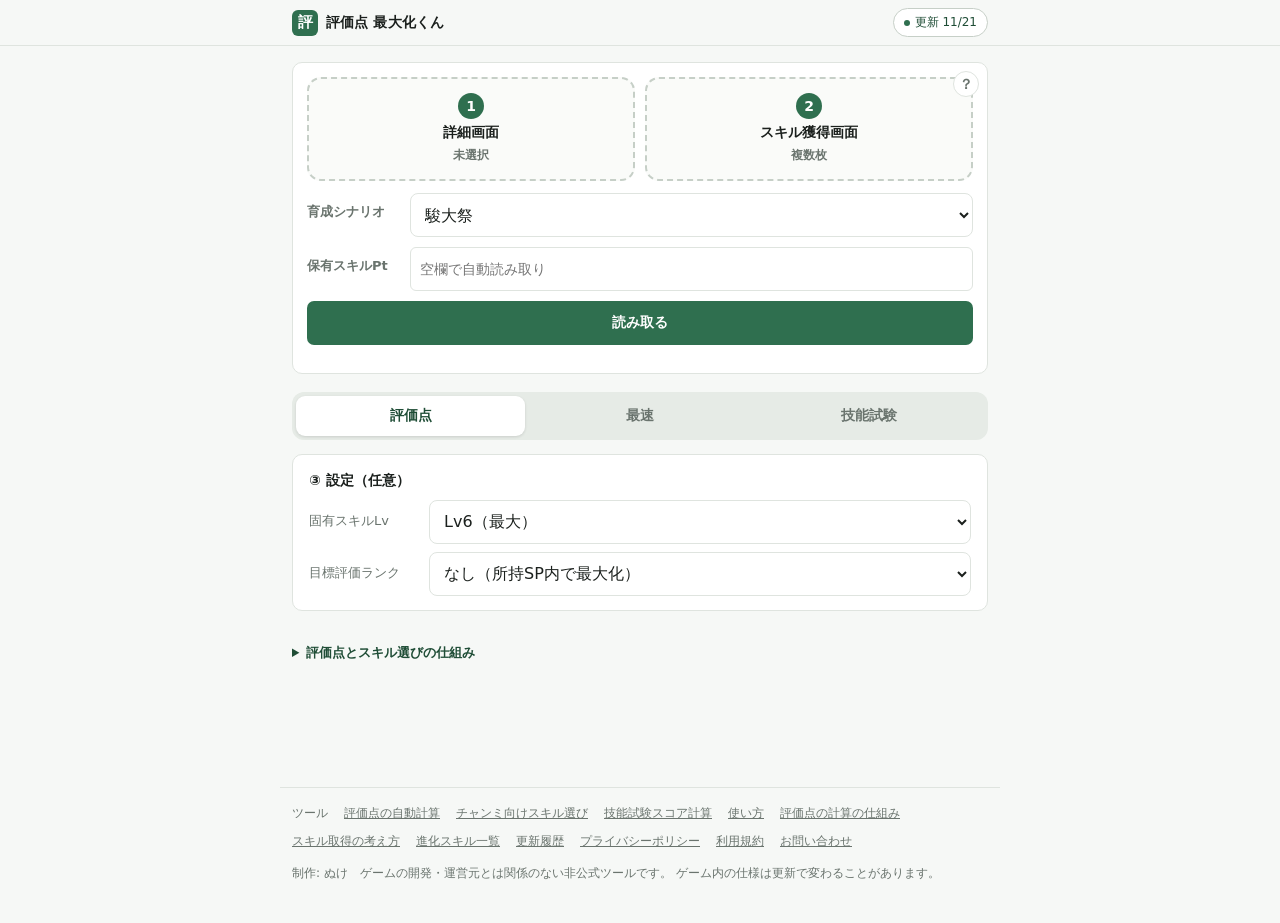
<file: index.html>
﻿<!DOCTYPE html>
<html lang="ja">
<head>
<meta charset="utf-8">
<meta name="color-scheme" content="light">
<meta name="viewport" content="width=device-width, initial-scale=1, viewport-fit=cover">
<link rel="icon" href="favicon.ico?v=2" sizes="any">
<link rel="apple-touch-icon" href="apple-touch-icon.png?v=2">
<title>ウマ娘 評価点 最大化くん｜最速シミュレーター・技能試験</title>
<meta name="description" content="ウマ娘のスクショを選ぶだけ。評価点が最大になるスキル、走破タイムが最短になるスキル、トレーナー技能試験のスコアが最大になるスキルを計算。">
<meta property="og:type" content="website">
<meta property="og:site_name" content="ウマ娘 評価点 最大化くん">
<meta property="og:title" content="ウマ娘 評価点 最大化くん">
<meta property="og:description" content="スクショから、所持スキルPt内で評価点が最大・走破タイムが最短・技能試験スコアが最大になる取得スキルを計算します。">
<link rel="canonical" href="https://umax-tools.com/">
<meta property="og:url" content="https://umax-tools.com/">
<meta property="og:image" content="https://umax-tools.com/ogp.png?v=3">
<meta property="og:image:width" content="1200">
<meta property="og:image:height" content="630">
<meta name="twitter:card" content="summary_large_image">
<!-- Google Search Console の所有権確認。プロパティのルートURLだけが参照されるため、
     このページにのみ置く。外すと所有権が失効するので消さないこと。 -->
<meta name="google-site-verification" content="47-HqUvgl3Hitpd_Lx_vNVMnHzPZAVbR7OjB9yN5Q_k">
<script async src="https://pagead2.googlesyndication.com/pagead/js/adsbygoogle.js?client=ca-pub-3369405192035986"
     crossorigin="anonymous"></script>
<style>
  :root {
    color-scheme: light;   /* 暗い配色の端末で背景だけ暗く文字が黒のまま残るのを防ぐ */
    --accent: #2f6f4f;
    --accent-dark: #1f4d36;
    --bg: #f7f8f6;
    --card-bg: #ffffff;
    --border: #dcdfda;
    --text: #1e2321;
    --muted: #6b7570;
    --warn: #9a6b12;
    --warn-bg: #fdf3df;
  }
  * { box-sizing: border-box; }
  /* 余白と最大幅は .pageBody（site.css）が持つ。
     ヘッダーを画面幅いっぱいに出すため、body 側では絞らない。 */
  body { line-height: 1.6; background: var(--bg); color: var(--text); }
  .pageBody { padding-bottom: 80px; }
  /* スマホ運用が前提。入力欄は16px未満だとiOSが焦点時に拡大するので下げない。
     タップ目標は44px以上を確保する。 */
  input, select, button { font-size: 16px; font-family: inherit; }
  input[type="text"], input[type="number"], select { min-height: 44px; padding: 8px 10px;
    border: 1px solid var(--border); border-radius: 8px; background: #fff; color: var(--text); }
  input[type="file"] { width: 100%; }
  /* ヘッダーにもサイト名が出るため、h1 は「何をする画面か」を示す役に回す。
     同じ大きさで2度出すと、どちらを読めばよいのか分からなくなる。 */
  h1 { font-size: 19px; margin: 0 0 6px; letter-spacing: .01em; }

  /* スクショの入力。2つの選択と実行ボタンを1枚のカードに収める。 */
  .inputCard { padding: 4px 16px 14px; }
  .inputRow { padding: 10px 0; border-bottom: 1px solid var(--border); }
  .inputRow label { margin-bottom: 6px; }
  .inputCard #runButton { width: 100%; margin-top: 14px; }
  .inputCard #sharedNote { margin: 8px 0 0; font-size: 12px; }

  .lead { color: var(--muted); font-size: 13px; margin: 0 0 20px; }
  /* 既定の青リンクは緑基調の中で浮くので、アクセント色に寄せる。 */
  .lead a { color: var(--accent-dark); }
  section {
    margin-bottom: 16px; padding: 14px 16px;
    background: var(--card-bg); border: 1px solid var(--border); border-radius: 10px;
  }
  label { display: block; font-weight: 600; margin-bottom: 6px; font-size: 14px; }
  .hint { font-size: 12px; color: var(--muted); margin-bottom: 8px; }
  input[type="file"], input[type="number"], input[type="text"] {
    width: 100%; padding: 7px 9px; font-size: 14px;
    border: 1px solid var(--border); border-radius: 6px; background: #fff; color: var(--text);
  }
  button {
    padding: 9px 22px; font-size: 14px; font-weight: 600; cursor: pointer;
    min-height: 44px;
    background: var(--accent); color: #fff; border: none; border-radius: 7px;
  }
  button:hover { background: var(--accent-dark); }
  button.secondary {
    background: #fff; color: var(--accent-dark); border: 1px solid var(--accent);
    padding: 5px 12px; font-weight: 600; font-size: 12px;
  }
  button.secondary:hover { background: #eef5f0; }
  button:disabled { background: #b9bfba; cursor: not-allowed; }

  #status { margin: 14px 0; font-weight: 600; font-size: 13px; color: var(--muted); }
  #progressBar { height: 6px; border-radius: 3px; background: var(--border); overflow: hidden; margin-top: 6px; display: none; }
  #progressBar .fill { height: 100%; width: 0%; background: var(--accent); transition: width .15s; }

  #resultList { border-collapse: collapse; width: 100%; margin-top: 8px; }
  #resultList td, #resultList th {
    border-bottom: 1px solid var(--border); padding: 6px 8px; font-size: 13px; text-align: left;
  }
  #resultList th { color: var(--muted); font-weight: 600; font-size: 12px; }
  #resultList tr:last-child td { border-bottom: none; }

  .warn { color: var(--warn); background: var(--warn-bg); border-radius: 6px; padding: 8px 10px; margin-top: 8px; font-size: 13px; }
  .summary { font-size: 19px; font-weight: 700; margin: 4px 0 2px; }
  .scoreBreakdown { border-collapse: collapse; width: 100%; margin: 0; }
  .scoreBreakdown td { padding: 7px 4px; border-bottom: 1px solid var(--border); font-size: 14px; }
  .scoreBreakdown td:last-child { text-align: right; font-weight: 600; white-space: nowrap; }
  .scoreBreakdown tr:last-child td { border-bottom: 0; }
  .scoreBreakdown tr.subRow td { color: var(--muted); font-size: 13px; padding-top: 0; }
  .scoreCard { background: var(--card-bg); border: 1px solid var(--border); border-radius: 12px;
    padding: 14px 14px 8px; margin: 4px 0 12px; }
  .scoreCard .scoreLabel { font-size: 12px; color: var(--muted); font-weight: 600; }
  .scoreCard .scoreValue { font-size: 32px; font-weight: 800; color: var(--accent-dark); line-height: 1.2; }
  .scoreCard .scoreSub { font-size: 12px; color: var(--muted); margin-bottom: 8px; }
  .scoreCard .rankChip { display: inline-block; margin-left: 8px; padding: 1px 10px; border-radius: 999px; vertical-align: middle;
    background: var(--accent); color: #fff; font-size: 13px; font-weight: 700; }
  .scoreCard .valueNote { margin-left: 6px; font-size: 12px; font-weight: 600; color: var(--muted); white-space: nowrap; }
  .planList .evoTag { display: inline-block; margin-left: 6px; padding: 0 6px; border-radius: 4px; vertical-align: 1px;
    background: #eaf1ec; color: var(--accent-dark); font-size: 11px; font-weight: 700; }
  .planList { border-collapse: collapse; width: 100%; }
  .planList th { color: var(--muted); font-weight: 600; font-size: 12px; text-align: left; padding: 6px 4px; }
  .planList td { padding: 8px 4px; border-top: 1px solid var(--border); vertical-align: top; }
  .planList .skillName { font-weight: 600; }
  .planList .skillBreakdown { font-size: 12px; color: var(--muted); }
  .planList .skillBreakdown b { color: var(--accent-dark); font-weight: 700; }
  .planList td.num { text-align: right; white-space: nowrap; font-variant-numeric: tabular-nums; }
  .planList td.gain { font-weight: 700; color: var(--accent-dark); }
  .summary .sub { font-size: 13px; font-weight: 500; color: var(--muted); }

  .ambigRow {
    display: flex; gap: 12px; align-items: center;
    padding: 10px 0; border-bottom: 1px solid var(--border);
  }
  .ambigRow:last-child { border-bottom: none; }
  .ambigRow .thumb {
    width: 160px; height: 34px; object-fit: contain; object-position: left center;
    background: #fafafa; border: 1px solid var(--border); border-radius: 4px; flex-shrink: 0;
  }
  .ambigRow .fields { display: flex; flex-wrap: wrap; gap: 6px; align-items: center; flex: 1; }
  .ambigRow input[type="text"] { width: 180px; }
  .ambigRow input[type="number"] { width: 80px; }
  .ambigRow .applied { color: var(--accent-dark); font-size: 12px; font-weight: 600; }

  /* 認識結果の確認・修正。スマホの幅（375px）で横スクロールが出ないよう、
     1行を「アイコン＋名前画像」「名前入力」「SP・タグ・削除」の3段に折り返す。 */
  /* 既定で畳む。section と同じ見た目にし、見出し行がそのまま開閉ボタンになる。 */
  .fixPanel {
    margin-bottom: 16px; padding: 14px 16px;
    background: var(--card-bg); border: 1px solid var(--border); border-radius: 10px;
  }
  .fixHead {
    display: flex; align-items: center; gap: 8px; flex-wrap: wrap;
    cursor: pointer; min-height: 44px; list-style: none;
  }
  .fixHead::-webkit-details-marker { display: none; }
  .fixHead .chev {
    flex: 0 0 auto; color: var(--accent); font-size: 12px;
    transform: rotate(-90deg); transition: transform .15s;
  }
  .fixPanel[open] .fixHead .chev { transform: none; }
  .fixPanel[open] .fixHead { margin-bottom: 2px; }
  .fixHead .title { font-weight: 700; }
  .fixHead .count { font-size: 12px; color: var(--muted); }
  .fixWarn { color: #b3261e; font-weight: 600; }
  .fixRow {
    display: flex; flex-direction: column; gap: 6px;
    padding: 10px 0; border-bottom: 1px solid var(--border);
  }
  .fixRow:last-of-type { border-bottom: none; }
  .fixRow.needsFix { background: #fdf6ec; }
  .fixRow.removed { opacity: .4; }
  .fixRow.removed input { text-decoration: line-through; }
  .fixBottom { display: flex; align-items: center; gap: 8px; }
  /* 上段は3列固定。タグの有無で名前画像の枠幅が変わると、行ごとに縮小率が
     変わって右端が不揃いに見えるため、タグが無い行でも列幅を確保する。 */
  .fixTop {
    display: grid; grid-template-columns: 40px minmax(0, 1fr) 56px;
    align-items: center; gap: 8px;
  }
  .fixTags { display: flex; flex-wrap: wrap; gap: 3px; justify-content: flex-end; }
  .fixRow .icon {
    width: 40px; height: 40px; border-radius: 8px;
    background: #fafafa; border: 1px solid var(--border);
  }
  /* 高さは画像本来の縦横比に任せる。CSSに比を焼き込むと、切り出し高さが
     変わった端末で画像が縦に潰れる。 */
  .fixRow .thumb {
    width: 100%; height: auto; display: block;
    background: #fafafa; border: 1px solid var(--border); border-radius: 4px;
  }
  .fixRow span.thumb { height: 24px; }
  .fixRow .thumb.missing { background: repeating-linear-gradient(45deg,#f6f6f4,#f6f6f4 5px,#eeefec 5px,#eeefec 10px); }
  /* 名前欄が伸縮側。SPと削除は固定幅にして、狭い画面でも1行に収める。 */
  .fixRow input[type="text"] { flex: 1 1 auto; width: auto; min-width: 0; }
  .fixRow input[type="number"] { flex: 0 0 72px; width: 72px; text-align: right; }
  .fixRow .tag { font-size: 11px; white-space: nowrap; color: var(--muted); border: 1px solid var(--border); border-radius: 99px; padding: 2px 8px; }
  /* 「要確認」だけは他のタグと同じ灰色にしない。見出しの件数と行を突き合わせる目印になる。 */
  .fixRow .tag.attention { color: #b3261e; border-color: #e3b4b4; background: #fdecec; font-weight: 700; }
  .altHint { display: flex; align-items: center; gap: 6px; font-size: 12px; color: var(--muted); flex-wrap: wrap; }
  .fixRow .del {
    flex: 0 0 auto; min-height: 44px; padding: 0 10px;
    background: none; border: 1px solid var(--border); color: var(--muted); font-size: 13px;
  }
  .fixRow .del:hover { background: #fdecec; border-color: #e3b4b4; color: #b3261e; }
  /* サンプル実行ボタン。スクショを持たない訪問者が最初に触る導線なので、
     入力欄より前・見出しの直下に置く。 */
  /* タブ。評価点で選ぶ（現行）と、走行シミュレータ（準備中）を切り替える。 */
  .tabBar { display: flex; gap: 4px; border-bottom: 2px solid var(--border); margin: 20px 0 16px; }
  .tabBar button {
    flex: 0 1 auto; width: auto; min-height: 44px; padding: 0 14px;
    background: none; border: none; border-bottom: 3px solid transparent;
    color: var(--muted); font-size: 14px; font-weight: 700; border-radius: 0;
  }
  .tabBar button[aria-selected="true"] { color: var(--accent-dark); border-bottom-color: var(--accent); }
  /* 1行に2組を並べると、スマホ幅で折り返してラベルと入力が離れる
     （実測: 「脚質」の下に別の入力が来て読み違える）。1行1組に固定する。 */
  .simRow { display: flex; gap: 8px; align-items: center; margin-bottom: 10px; flex-wrap: nowrap; }
  .simRow label { flex: 0 0 7em; font-size: 13px; color: var(--muted); font-weight: 500; }
  .simRow select, .simRow input { flex: 1 1 auto; min-width: 0; }
  /* コース名は「サンタアニタパーク ダート1200m（左）」のように長い。
     ラベルを横に置くと選択肢が省略表示になるので、ラベルを上に出して幅を使わせる。 */
  .simRow.wide { flex-direction: column; align-items: stretch; gap: 4px; }
  /* スクショ由来の欄をしまう折りたたみ。読み取り済みなら開かずに済む。 */
  .simFold { margin: 0 0 12px; border: 1px solid var(--border); border-radius: 8px; background: #fafbf9; }
  .simFold > summary { cursor: pointer; padding: 9px 12px; font-size: 13px; font-weight: 600;
    color: var(--accent-dark); display: flex; align-items: center; gap: 8px; }
  .simFoldHint { font-size: 11px; font-weight: 500; color: var(--muted);
    padding: 1px 8px; border-radius: 999px; background: #eef0ed; }
  .simFoldHint.filled { background: var(--accent-soft, #eaf1ec); color: var(--accent-dark); }
  .simFoldBody { padding: 4px 12px 8px; border-top: 1px solid var(--border); }
  .simFoldCaption { font-size: 12px; color: var(--muted); margin: 10px 0 6px; }
  .simRow.wide label { flex: 0 0 auto; }
  .simRow.wide select { width: 100%; }

  /* コース図。どの位置でスキルが発動するかを目で確かめられるようにする。 */
  .courseMap { margin: 12px 0 6px; }
  .courseMap svg { width: 100%; height: auto; display: block; }
  .courseLegend { display: flex; gap: 12px; flex-wrap: wrap; font-size: 11px; color: var(--muted); margin-top: 4px; }
  .courseLegend span { display: inline-flex; align-items: center; gap: 4px; }
  .courseLegend i { width: 10px; height: 10px; border-radius: 2px; display: inline-block; }

  /* 結果の編集。外す・追加を押して構成を組み替えられるようにする。 */
  .simTotals { display: flex; gap: 14px; flex-wrap: wrap; align-items: baseline; margin: 10px 0 6px; }
  .simTotals .big { font-size: 18px; font-weight: 700; }
  .simTotals .sub2 { font-size: 12px; color: var(--muted); }
  .simTotals .over { color: #b3261e; font-weight: 700; }

  .pickRow { display: flex; align-items: center; gap: 8px; padding: 7px 0; border-bottom: 1px solid var(--border); }
  .pickRow .nm { flex: 1 1 auto; min-width: 0; font-size: 13px; }
  .pickRow .nm small { display: block; color: var(--muted); font-size: 11px; }
  .pickRow .val { flex: 0 0 auto; font-size: 12px; color: var(--muted); font-variant-numeric: tabular-nums; text-align: right; }
  .pickRow button {
    flex: 0 0 auto; width: auto; min-height: 36px; padding: 0 12px; font-size: 12px;
    border-radius: 6px; border: 1px solid var(--border); background: #fff; color: var(--accent-dark);
  }
  .pickRow button.remove { color: #b3261e; border-color: #e3b4b4; }
  .pickRow button:disabled { color: var(--muted); background: #f2f2f2; border-color: var(--border); }
  .pickHead { font-size: 13px; font-weight: 700; margin: 16px 0 2px; }
  .pickNote { font-size: 12px; color: var(--muted); margin: 0 0 6px; }

  #simResults { margin-top: 14px; }
  #simResults table { border-collapse: collapse; width: 100%; font-size: 13px; }
  #simResults th, #simResults td { border-bottom: 1px solid var(--border); padding: 5px 6px; text-align: left; }
  #simResults th { color: var(--muted); font-size: 11px; }
  #simResults td.num { text-align: right; font-variant-numeric: tabular-nums; }
  .simHeadline { font-size: 15px; font-weight: 700; margin: 10px 0 4px; }

  .deviceNote { font-size: 12px; }

  .fixBar { display: flex; gap: 10px; align-items: center; margin-top: 12px; flex-wrap: wrap; }
  .fixBar .dirty { font-size: 12px; color: #b3261e; font-weight: 600; }

  /* ツールの下に置く解説。読み物なので本文幅と行間を広めに取る。
     ツールより下に置くのは、使いに来た人の邪魔をしないため。 */
  .about { margin-top: 28px; }
  .about h2 { font-size: 17px; margin: 24px 0 8px; color: var(--accent-dark); }
  .about p { font-size: 14px; margin: 0 0 10px; }
  .about ul { font-size: 14px; margin: 0 0 10px; padding-left: 1.3em; }
  .about li { margin-bottom: 4px; }

  /* ステータス・適性の確認。項目名・元画面の切り抜き・入力欄を1行に並べる。 */
  .checkGrid { display: flex; flex-direction: column; gap: 6px; margin-top: 8px; }
  .checkField {
    display: flex; align-items: center; gap: 8px; margin: 0;
    font-weight: 500; font-size: 13px; color: var(--muted);
  }
  .checkName { flex: 0 0 4.5em; }
  /* 切り抜きは中身に合わせて幅が変わるので、枠の中央に置いて大きさを揃えて見せる。 */
  .checkCrop {
    flex: 1 1 auto; min-width: 0; height: 32px;
    object-fit: contain; object-position: center;
    background: #fafafa; border: 1px solid var(--border); border-radius: 4px;
  }
  .checkField input, .checkField select { flex: 0 0 88px; width: 88px; }

  /* 進化スキルの選択。選択肢は指で押せる大きさのボタン状ラベルにする。 */
  .evoSkill { padding: 10px 0; border-bottom: 1px solid var(--border); }
  .evoSkill:last-of-type { border-bottom: none; }
  .evoSkill .name { font-weight: 600; margin-bottom: 6px; }
  .evoOptions { display: flex; flex-wrap: wrap; gap: 6px; }
  .evoOptions label {
    display: flex; align-items: center; gap: 6px; margin: 0;
    min-height: 44px; padding: 0 12px; font-weight: 500; font-size: 14px;
    border: 1px solid var(--border); border-radius: 22px; background: #fff; cursor: pointer;
  }
  .evoOptions label:has(input:checked) { border-color: var(--accent); background: #eef5f0; color: var(--accent-dark); font-weight: 700; }
  .evoOptions input { width: 18px; height: 18px; margin: 0; accent-color: var(--accent); }

  .optRow { display: flex; align-items: center; gap: 10px; flex-wrap: wrap; margin-top: 8px; }
  .optRow .sub { margin: 0; font-weight: 500; font-size: 13px; color: var(--muted); flex: 0 0 110px; }
  .optRow select { flex: 1 1 160px; }

  /* 結果表は列が多いと375px幅に収まらないので、表だけ横スクロールさせる。 */
  .tableWrap { overflow-x: auto; -webkit-overflow-scrolling: touch; }

  details summary { cursor: pointer; font-size: 13px; color: var(--muted); }

  /* 全ページ共通のフッタ。読み物ページ側は docs.css に同じ指定がある。 */
  .siteFooter {
    margin-top: 32px; padding-top: 12px; border-top: 1px solid var(--border);
    font-size: 12px; color: var(--muted);
    display: flex; flex-wrap: wrap; gap: 6px 14px; align-items: center;
  }
  .siteFooter a { color: var(--muted); }
  /* フッターは .pageBody の外に置かれるため、本文と同じ幅・左右余白をここで持たせる。
     持たせないとスマホ幅でリンクと注記が画面の左端に張り付く。 */
  footer.siteFooter { display: block; max-width: var(--page-width, 720px); margin: 32px auto 0;
    padding: 16px 12px 40px; }

  /* ---- 2026-09-30 刷新 ---- */
  .srOnly { position: absolute; width: 1px; height: 1px; overflow: hidden; clip: rect(0 0 0 0); white-space: nowrap; }
  .pageBody { padding-top: 12px; }
  .inputCard { position: relative; padding: 14px; }
  .tiles { display: grid; grid-template-columns: 1fr 1fr; gap: 10px; margin: 0 0 12px; }
  .tile {
    position: relative; display: flex; flex-direction: column; align-items: center; justify-content: center;
    gap: 2px; min-height: 104px; margin: 0; padding: 10px; cursor: pointer; text-align: center;
    border: 2px dashed var(--border-strong, #c6cfc7); border-radius: 14px; background: #fafbf9;
    transition: border-color .15s, background .15s;
  }
  .tile:hover { border-color: var(--accent); }
  .tile.filled { border-style: solid; border-color: var(--accent); background: var(--accent-soft, #eaf1ec); }
  .tile input[type=file] { position: absolute; inset: 0; opacity: 0; cursor: pointer; width: 100%; }
  .tileNo { width: 26px; height: 26px; border-radius: 50%; background: var(--accent); color: #fff;
    display: grid; place-items: center; font-size: 14px; font-weight: 700; }
  .tileName { font-size: 14px; font-weight: 700; color: var(--text); }
  .tileState { font-size: 12px; color: var(--muted); }
  .tile.filled .tileState { color: var(--accent-dark); font-weight: 700; }
  .inputCard #runButton { width: 100%; margin: 0; }

  /* 説明は「？」を押した人だけが読む。 */
  details.help { position: absolute; top: 8px; right: 8px; z-index: 5; }
  details.help > summary { list-style: none; width: 26px; height: 26px; border-radius: 50%; cursor: pointer;
    display: grid; place-items: center; font-size: 14px; font-weight: 700;
    color: var(--muted); border: 1px solid var(--border); background: #fff; }
  details.help > summary::-webkit-details-marker { display: none; }
  details.help[open] > summary { color: #fff; background: var(--accent); border-color: var(--accent); }
  details.help > ul { position: absolute; right: 0; top: 32px; width: min(320px, 86vw); margin: 0; padding: 10px 12px 10px 26px;
    background: #fff; border: 1px solid var(--border); border-radius: 10px; box-shadow: 0 6px 18px rgba(0,0,0,.12);
    font-size: 13px; line-height: 1.6; color: var(--text); }
  details.help li { margin: 0 0 4px; }
  #panelSim { position: relative; }
  #panelSim > details.help { top: -2px; right: 0; }

  /* タブは切り替えボタン型に。 */
  .tabBar { display: flex; gap: 0; padding: 4px; margin: 18px 0 14px; border: 0; border-radius: 12px; background: #e6ebe6; }
  .tabBar button { flex: 1; min-height: 40px; margin: 0; border: 0 !important; border-radius: 9px;
    background: transparent; color: var(--muted); font-weight: 700; box-shadow: none; }
  .tabBar button[aria-selected="true"] { background: #fff; color: var(--accent-dark); box-shadow: 0 1px 3px rgba(0,0,0,.12); }
  .scenarioRow { display: flex; align-items: center; gap: 12px; margin: 12px 0 10px; }
  .scenarioRow label { font-size: 13px; font-weight: 600; color: var(--muted); white-space: nowrap; min-width: 7em; }
  .scenarioRow select { flex: 1; min-width: 0; }
  .scenarioRow + .scenarioRow { margin-top: 0; }
  .scenarioRow input { flex: 1; min-width: 0; }

  /* 解説は折りたたんで最下部に。 */
  .aboutFold > summary { cursor: pointer; font-weight: 700; color: var(--accent-dark); padding: 4px 0; }
  section.about { background: transparent; border: 0; padding: 0; }

  /* 3Dコース図 */
  .c3d { margin: 12px 0; border: 1px solid var(--border); border-radius: 12px; background: linear-gradient(#f4f7f4, #fff); overflow: hidden; }
  .c3d canvas { display: block; width: 100%; cursor: grab; }
  .c3dBar { display: flex; align-items: center; justify-content: space-between; gap: 8px; padding: 6px 10px 8px; font-size: 12px; color: var(--muted); }
  .pickRow button.exclude { min-height: 32px; padding: 0 8px; margin-left: 4px; font-size: 12px;
    background: #fff; color: var(--muted); border: 1px solid var(--border); }
  .rerunButton { width: 100%; margin: 8px 0 0; background: var(--accent); color: #fff; border: 0; font-weight: 700; }
  .staminaLine { margin: 6px 0 0; padding: 6px 10px; border-radius: 8px; font-size: 13px; }
  .staminaLine.ok { background: var(--accent-soft, #eaf1ec); color: var(--accent-dark); }
  .staminaLine.warn { background: var(--warn-bg); color: var(--warn); }
  .staminaLine.bad { background: #fbe9e7; color: #b3261e; font-weight: 700; }
  .staminaChoice { margin: 10px 0 4px; padding: 10px 12px; border: 1px solid var(--border); border-radius: 12px; background: #fff; }
  .staminaChoice h3 { font-size: 14px; margin: 0 0 2px; }
  .staminaChoice .lead { font-size: 12px; color: var(--muted); margin: 0 0 8px; line-height: 1.6; }
  .staminaOption { display: flex; align-items: center; gap: 10px; padding: 9px 10px; margin-top: 6px;
    border: 1px solid var(--border); border-radius: 10px; }
  .staminaOption.current { border: 2px solid var(--accent); background: var(--accent-soft, #eaf1ec); }
  .staminaOption .body { flex: 1 1 auto; min-width: 0; }
  .staminaOption .name { font-size: 13px; font-weight: 700; }
  .staminaOption .figures { font-size: 13px; margin-top: 2px; font-variant-numeric: tabular-nums; }
  .staminaOption .figures b { font-size: 15px; }
  .staminaOption .swap { font-size: 11px; color: var(--muted); margin-top: 3px; line-height: 1.5; }
  .staminaOption button { flex: 0 0 auto; min-height: 36px; padding: 0 10px; font-size: 12px; }
  .staminaOption .tag { flex: 0 0 auto; font-size: 12px; font-weight: 700; color: var(--accent-dark); }
  .c3dLegend { display: inline-flex; align-items: center; gap: 6px; }
  .c3dLegend i { width: 64px; height: 8px; border-radius: 4px;
    background: linear-gradient(90deg, rgb(223,229,223), rgb(160,196,172), rgb(24,122,74)); }
</style>
<link rel="stylesheet" href="site.css?v=1">
</head>
<body>
<!-- site-header:start -->
<header class="siteHeader">
  <div class="siteHeader__inner">
    <a class="siteHeader__brand" href="index.html">
      <span class="siteHeader__mark" aria-hidden="true">評</span>
      <span class="siteHeader__name">評価点 最大化くん</span>
    </a>
    <a class="siteHeader__updates" href="updates.html">
      <span class="siteHeader__dot" aria-hidden="true"></span>更新 11/21
    </a>
  </div>
</header>
<!-- site-header:end -->
<div class="pageBody">
<h1 class="srOnly">ウマ娘 評価点 最大化くん</h1>

<section class="inputCard">
  <details class="help">
    <summary aria-label="使い方と注意">？</summary>
    <ul>
      <li>①はステータスと適性が<b>すべて写った</b>ウマ娘詳細画面。</li>
      <li>②は「説明省略」をONにして上から下へ。前後の画像で<b>2〜3行重ねて</b>撮る。</li>
      <li>読み取りはスマートフォンの画面専用。画像は端末の外へ送りません。</li>
      <li>読み取れないときは<a href="contact.html">お問い合わせ</a>へ端末の情報を。</li>
    </ul>
  </details>
  <div class="tiles">
    <label class="tile" for="detailFile">
      <span class="tileNo">1</span><span class="tileName">詳細画面</span>
      <span class="tileState" data-for="detailFile">未選択</span>
      <input type="file" id="detailFile" accept="image/*">
    </label>
    <label class="tile" for="acqFiles">
      <span class="tileNo">2</span><span class="tileName">スキル獲得画面</span>
      <span class="tileState" data-for="acqFiles">複数枚</span>
      <input type="file" id="acqFiles" accept="image/*" multiple>
    </label>
  </div>
  <div class="scenarioRow">
    <label for="trainingScenario">育成シナリオ</label>
    <select id="trainingScenario"></select>
  </div>
  <!-- 保有Ptはヘッダーから自動で読むが、読み取りに失敗したり値が違ったりしたときの逃げ道として手入力を用意する。
       評価点・最速・技能試験が同じ読み取り結果と予算を使うので、共有部に置く。 -->
  <div class="scenarioRow">
    <label for="manualSkillPoints">保有スキルPt</label>
    <input type="number" id="manualSkillPoints" min="0" placeholder="空欄で自動読み取り">
  </div>
  <button id="runButton">読み取る</button>
  <div id="status"></div>
  <div id="progressBar"><div class="fill"></div></div>
</section>

<div class="tabBar" role="tablist">
  <button type="button" id="tabScore" role="tab" aria-selected="true" aria-controls="panelScore">評価点</button>
  <button type="button" id="tabSim" role="tab" aria-selected="false" aria-controls="panelSim">最速</button>
  <button type="button" id="tabExam" role="tab" aria-selected="false" aria-controls="panelExam">技能試験</button>
</div>

<div id="panelScore" role="tabpanel">


<section>
  <label>③ 設定（任意）</label>
  <div class="optRow">
    <label for="uniqueLv" class="sub">固有スキルLv</label>
    <select id="uniqueLv">
      <option value="1">Lv1</option>
      <option value="2">Lv2</option>
      <option value="3">Lv3</option>
      <option value="4">Lv4</option>
      <option value="5">Lv5</option>
      <option value="6" selected>Lv6（最大）</option>
    </select>
  </div>
  <div class="optRow">
    <label for="targetRank" class="sub">目標評価ランク</label>
    <select id="targetRank">
      <option value="">なし（所持SP内で最大化）</option>
    </select>
  </div>
</section>


<div id="results"></div>

<datalist id="nameOptions"></datalist>


</div><!-- /panelScore -->

<div id="panelSim" role="tabpanel" hidden>
  <details class="help">
    <summary aria-label="計算の前提">？</summary>
    <ul>
      <li>残りスキルPtで<b>最も速く走れる組み合わせ</b>を、バ身（どれだけ前に出られるか）で選びます。</li>
      <li>順位・追い抜き・進路で決まる条件は<b>すべて満たされる前提</b>です。発動位置は実際のレースと同じく、発動できる区間の中でばらけます（複数回走らせた平均）。</li>
      <li>計算はサーバーで行います。送るのは数値（ステータス・適性・スキルの番号）だけで、画像は送りません（<a href="privacy.html">プライバシーポリシー</a>）。</li>
      <li>計算には <a href="https://github.com/alpha123/uma-skill-tools" rel="noopener">uma-skill-tools</a>（GPL-3.0・作者 pecan）を用いています。</li>
    </ul>
  </details>

  <section>
    <label>① コース</label>
    <div class="simRow">
      <label for="simTrack" class="sub">場</label>
      <select id="simTrack"></select>
    </div>
    <div class="simRow">
      <label for="simSurface" class="sub">芝/ダート</label>
      <select id="simSurface"></select>
    </div>
    <div class="simRow">
      <label for="simCourse" class="sub">距離</label>
      <select id="simCourse"></select>
    </div>
    <div class="simRow">
      <label for="simGround" class="sub">バ場状態</label>
      <select id="simGround">
        <option value="good" selected>良</option><option value="yielding">稍重</option>
        <option value="soft">重</option><option value="heavy">不良</option>
      </select>
    </div>
    <div class="simRow">
      <label for="simWeather" class="sub">天気</label>
      <select id="simWeather">
        <option value="sunny" selected>晴</option><option value="cloudy">曇</option>
        <option value="rainy">雨</option><option value="snowy">雪</option>
      </select>
    </div>
    <div class="simRow">
      <label for="simSeason" class="sub">季節</label>
      <select id="simSeason">
        <option value="spring" selected>春</option><option value="summer">夏</option>
        <option value="autumn">秋</option><option value="winter">冬</option>
      </select>
    </div>
  </section>

  <section>
    <label>② ウマ娘</label>
    <!-- スクショから取れるものは折りたたみ、取れないものは常に出す。
         読み取り済みなら開く必要が無く、未読み取りなら開いて手で入れる。 -->
    <details class="simFold" id="simFoldStats">
      <summary>ステータス・適性 <span class="simFoldHint" id="simFoldHint">スクショから取得</span></summary>
      <div class="simFoldBody">
        <div class="simRow">
          <label for="simSpeed" class="sub">スピード</label><input type="number" id="simSpeed" min="1" max="2500" value="1200">
        </div>
        <div class="simRow">
          <label for="simStamina" class="sub">スタミナ</label><input type="number" id="simStamina" min="1" max="2500" value="1000">
        </div>
        <div class="simRow">
          <label for="simPower" class="sub">パワー</label><input type="number" id="simPower" min="1" max="2500" value="1000">
        </div>
        <div class="simRow">
          <label for="simGuts" class="sub">根性</label><input type="number" id="simGuts" min="1" max="2500" value="600">
        </div>
        <div class="simRow">
          <label for="simWisdom" class="sub">賢さ</label><input type="number" id="simWisdom" min="1" max="2500" value="800">
        </div>
        <div class="simRow">
          <label for="simBudget" class="sub">残スキルPt</label><input type="number" id="simBudget" min="0" max="20000" value="700">
        </div>
        <p class="simFoldCaption">適性。計算にはコースと脚質に当てはまるものが使われます。</p>
        <div class="simRow">
          <label for="simApt_shiba" class="sub">芝</label><select id="simApt_shiba" data-aptitude="shiba"></select>
        </div>
        <div class="simRow">
          <label for="simApt_dirt" class="sub">ダート</label><select id="simApt_dirt" data-aptitude="dirt"></select>
        </div>
        <div class="simRow">
          <label for="simApt_tanKyori" class="sub">短距離</label><select id="simApt_tanKyori" data-aptitude="tanKyori"></select>
        </div>
        <div class="simRow">
          <label for="simApt_mile" class="sub">マイル</label><select id="simApt_mile" data-aptitude="mile"></select>
        </div>
        <div class="simRow">
          <label for="simApt_chuKyori" class="sub">中距離</label><select id="simApt_chuKyori" data-aptitude="chuKyori"></select>
        </div>
        <div class="simRow">
          <label for="simApt_choKyori" class="sub">長距離</label><select id="simApt_choKyori" data-aptitude="choKyori"></select>
        </div>
        <div class="simRow">
          <label for="simApt_nige" class="sub">逃げ</label><select id="simApt_nige" data-aptitude="nige"></select>
        </div>
        <div class="simRow">
          <label for="simApt_senko" class="sub">先行</label><select id="simApt_senko" data-aptitude="senko"></select>
        </div>
        <div class="simRow">
          <label for="simApt_sashi" class="sub">差し</label><select id="simApt_sashi" data-aptitude="sashi"></select>
        </div>
        <div class="simRow">
          <label for="simApt_oikomi" class="sub">追込</label><select id="simApt_oikomi" data-aptitude="oikomi"></select>
        </div>
        <p class="simFoldCaption">芝・ダートの適性は詳細画面から読み取っていないため、既定はAです。</p>
      </div>
    </details>
    <div class="simRow">
      <label for="simStrategy" class="sub">脚質</label>
      <select id="simStrategy">
        <option value="Nige">逃げ</option>
        <option value="Senkou" selected>先行</option>
        <option value="Sasi">差し</option>
        <option value="Oikomi">追込</option>
      </select>
    </div>
    <div class="simRow">
      <label for="simMood" class="sub">やる気</label>
      <select id="simMood">
        <option value="-2">絶不調</option><option value="-1">不調</option>
        <option value="0">普通</option><option value="1">好調</option>
        <option value="2" selected>絶好調</option>
      </select>
    </div>
    <p class="sub" id="simCandidateNote">①②を読み取ると、未取得スキルが候補になります。読み取りなしでは候補スキル無しで計算します。</p>
  </section>

  <button id="simRunButton" style="width:100%">最速の組み合わせを計算する</button>
  <div id="simStatus" class="sub" style="margin-top:8px"></div>
  <div id="simResults"></div>
</div><!-- /panelSim -->

<div id="panelExam" role="tabpanel" hidden>
  <details class="help">
    <summary aria-label="計算の前提">？</summary>
    <ul>
      <li>トレーナー技能試験の<b>フリー課程</b>で、<b>スコアが最大</b>になるスキルの取り方を選びます。</li>
      <li>スコア = 評価点 + スコアボーナス。フリー課程に適性補正はありません。</li>
      <li>スキル獲得ボーナスは ノーマル+400／レア+1,200／進化+1,500。系統ごとに最上位の1個だけが数えられます（金を取れば白は数えません）。継承固有はノーマル、継承進化は進化として数えます。</li>
      <li>固有スキル、マイナス効果のスキルは対象外です。</li>
      <li>基礎能力ボーナスはステータスから自動で足します（1000以上+3,000、1201以上+2,000、スピードは2001以上+1,000）。スキルの取り方では変わりません。</li>
    </ul>
  </details>

  <button id="examRunButton" style="width:100%">スコア最大のスキルを計算する</button>
  <div id="examStatus" class="sub" style="margin-top:8px"></div>
  <div id="examResults"></div>
</div><!-- /panelExam -->

<section class="about">
<details class="aboutFold">
<summary>評価点とスキル選びの仕組み</summary>
  <h2>評価点の決まり方</h2>
  <p>ステータス・固有スキル・獲得スキルの評価点の合計です。スキルの点数は、適性ランクと、すでに持っている下位スキルによって変わります。</p>

  <h2>最大化の方法</h2>
  <p>取れる組み合わせは膨大で、点数の高いスキルから取っていく方法では最大になりません。このツールは動的計画法で、所持スキルPtで到達できる最大値を近似なしで求めます。</p>

  <h2>必要Ptと読み取り</h2>
  <p>必要Ptはヒントのレベルで割り引かれるため、スクリーンショットに写っている<b>実際の表示Pt</b>を読み取って使います。画像は<b>端末の外に出ません</b>。読み取りの誤りは、結果画面の「認識結果の確認・修整」で確認・修正できます。</p>

  <h2>もっと詳しく</h2>
  <ul>
    <li><a href="scoring.html">評価点の計算の仕組み</a> … ステータス・固有・スキルの3要素と、ステータスの累進構造</li>
    <li><a href="strategy.html">スキル取得の考え方</a> … スキルごとの効率の差と、効率順に取るだけでは最大にならない理由</li>
    <li><a href="evolutions.html">進化スキル一覧</a> … どの金スキルがどの進化になるか</li>
    <li><a href="usage.html">使い方</a> … 撮影の手順と制限事項</li>
  </ul>
</details>
</section>

</div><!-- /pageBody -->
<!-- site-footer:start -->
<footer class="siteFooter">
  <div class="siteFooter__links">
    <span>ツール</span>
    <a href="skill-score.html">評価点の自動計算</a>
    <a href="champions-meeting.html">チャンミ向けスキル選び</a>
    <a href="skill-exam.html">技能試験スコア計算</a>
    <a href="usage.html">使い方</a>
    <a href="scoring.html">評価点の計算の仕組み</a>
    <a href="strategy.html">スキル取得の考え方</a>
    <a href="evolutions.html">進化スキル一覧</a>
    <a href="updates.html">更新履歴</a>
    <a href="privacy.html">プライバシーポリシー</a>
    <a href="terms.html">利用規約</a>
    <a href="contact.html">お問い合わせ</a>
  </div>
  <p class="siteFooter__note">制作: ぬけ　ゲームの開発・運営元とは関係のない非公式ツールです。
  ゲーム内の仕様は更新で変わることがあります。</p>
</footer>
<!-- site-footer:end -->

<script src="ocr_core.js?v=104"></script>
<script src="fields.js?v=104"></script>
<script src="optimizer.js?v=104"></script>
<script src="stat_eval.js?v=104"></script>
<script src="name_match.js?v=104"></script>
<script src="recognizer.js?v=104"></script>
<script src="harvest.js?v=104"></script>
<script src="dedup.js?v=104"></script>
<script src="pipeline.js?v=104"></script>
<script src="course3d.js?v=4"></script>
<script>
const statusEl = document.getElementById("status");
const resultsEl = document.getElementById("results");
const progressBarEl = document.getElementById("progressBar");
const progressFillEl = progressBarEl.querySelector(".fill");

function setStatus(text) { statusEl.textContent = text; }

function setProgress(done, total) {
  if (total === 0) { progressBarEl.style.display = "none"; return; }
  progressBarEl.style.display = "block";
  progressFillEl.style.width = `${Math.round((done / total) * 100)}%`;
  if (done >= total) setTimeout(() => { progressBarEl.style.display = "none"; }, 300);
}

let cache = null;   // { master, index, nameAtlas, digitAtlas, rankAtlas }（メインスレッド側。最適化計算と候補検索に使う）
let rankBorders = null;   // 評価ランク境界（rank_borders.jsonのranks）。ランク表示・目標ランクに使う

// 目標ランクselectはRun前に選べる必要があるため、境界だけページ読込直後に先読みする。
(async function preloadRankBorders() {
  try {
    rankBorders = (await (await fetch("rank_borders.json", { cache: "no-store" })).json()).ranks;
    populateTargetRankSelect(rankBorders);
  } catch (e) { /* 失敗時はloadResourcesで再取得される */ }
})();

async function loadResources() {
  if (cache !== null) return cache;
  setStatus("マスタ・アトラスを読み込み中...");
  // 開発中はアトラスの更新頻度が高いため、常に最新を取得する
  // （HTTPキャッシュに古いアトラスが残ると原因不明の認識劣化に見える）。
  const noCache = { cache: "no-store" };
  const master = loadMaster(await fetchMasterJson(noCache));
  const index = buildNameIndex(master);
  const nameAtlas = unpackAtlas(await (await fetch("atlas_v1.json", noCache)).json());
  const digitAtlas = unpackAtlas(await (await fetch("digit_atlas.json", noCache)).json());
  const rankAtlas = unpackAtlas(await (await fetch("rank_atlas.json", noCache)).json());
  if (rankBorders === null) rankBorders = (await (await fetch("rank_borders.json", noCache)).json()).ranks;
  // 獲得画面1行目の固有スキルからキャラを特定するための索引（pipeline.js）。
  const uniqueCidIndex = buildUniqueSkillCidIndex(master);
  cache = { master, index, nameAtlas, digitAtlas, rankAtlas, rankBorders, uniqueCidIndex };
  populateTargetRankSelect(rankBorders);

  const datalist = document.getElementById("nameOptions");
  const seen = new Set();
  for (const entry of index) {
    if (seen.has(entry.name)) continue;
    seen.add(entry.name);
    const opt = document.createElement("option");
    opt.value = entry.name;
    datalist.appendChild(opt);
  }
  return cache;
}

// ===== Web Worker経由の認識（引き継ぎ資料§10.6項目5: UIを固まらせない） =====
let worker = null;
function getWorker() {
  if (worker === null) worker = new Worker("recognition_worker.js?v=104");
  return worker;
}

function recognizeAcquisitionsViaWorker(files, onProgress) {
  return new Promise((resolve, reject) => {
    const w = getWorker();
    const handler = (e) => {
      const msg = e.data;
      if (msg.type === "progress") onProgress(msg.done, msg.total);
      else if (msg.type === "acquisitionResult") { w.removeEventListener("message", handler); resolve(msg); }
      else if (msg.type === "error") { w.removeEventListener("message", handler); reject(new Error(msg.message)); }
    };
    w.addEventListener("message", handler);
    w.postMessage({ type: "recognizeAcquisitions", blobs: Array.from(files) });
  });
}

function recognizeDetailViaWorker(file) {
  return new Promise((resolve, reject) => {
    const w = getWorker();
    const handler = (e) => {
      const msg = e.data;
      if (msg.type === "detailResult") {
        w.removeEventListener("message", handler);
        resolve(msg);
      } else if (msg.type === "error") { w.removeEventListener("message", handler); reject(new Error(msg.message)); }
    };
    w.addEventListener("message", handler);
    w.postMessage({ type: "recognizeDetail", blob: file });
  });
}

// ===== 実行状態（曖昧行のユーザー確認→再計算のために保持する） =====
const session = {
  recognizedRows: [], aptitudes: null, skillPointsGuess: null,
  autoSkillPoints: null, // ヘッダーから読み取った保有Pt。手入力を消したときの戻り先。
  missingRangeCount: null, // 撮り漏れと判定した箇所の数（判定できなければ null）
  budget: null, characterCardId: null, thumbnailUrls: [],
  stats: null,           // 詳細画面OCRの5ステータス現在値 { speed, ... }
  uniqueSkillLv: 6,      // 固有スキルLv（1〜6・OCR不可のため選択入力。既定=最大）
  currentEval: null,     // 現在の総合評価点（ステ＋固有＋獲得スキルから自動算出）
  targetRankName: "",    // 目標評価ランク名（空なら所持SP内で最大化）
  hasRun: false,         // 一度でも計算したか（設定変更時の再計算判定用）
};

// ===== 評価ランク（rank_borders.json） =====
// スコア次元DPの配列サイズ上限。目標ランク上限−現在評価点がこれを超える場合は
// 実質SP律速なので通常最大化に切り替える（巨大配列の確保を避ける）。
const RANK_SCORE_CAP_MAX = 40000;

// ★3以上の固有スキル評価点は 170×Lv（★1-2は120×Lv）。競技用の主力は★3以上が
// 標準のため170を用いる。eval_validation_test.html で実サンプル4件（★3-5）に対し
// 実機表示との完全一致を確認済み。
const UNIQUE_EVAL_PER_LV = 170;

// 現在の総合評価点（推定）を算出する。ステOCR失敗時はnull（＝ランク表示を出さない）。
// 総合評価点 = ステータス評価点 + 170×固有Lv + 獲得済みスキル評価点。
function computeCurrentEval(state) {
  if (!session.stats) return null;
  const values = Object.values(session.stats);
  if (values.some(v => v == null)) return null;   // 1つでも読めなければ推定しない
  const statTotal = totalStatEval(session.stats);
  const uniqueTotal = UNIQUE_EVAL_PER_LV * session.uniqueSkillLv;
  const skillTotal = acquiredSkillEval(cache.master, state);
  return statTotal + uniqueTotal + skillTotal;
}

function populateTargetRankSelect(ranks) {
  const sel = document.getElementById("targetRank");
  if (sel.options.length > 1) return;   // 二重生成を防ぐ
  for (const r of ranks) {
    const opt = document.createElement("option");
    opt.value = r.rank;
    opt.textContent = r.max == null ? `${r.rank}（${r.min}〜）` : `${r.rank}（${r.min}〜${r.max}）`;
    sel.appendChild(opt);
  }
}

// 総合評価点 → 評価ランク名。min ≤ total ≤ max（最上位rankはmax=null）。
function rankOf(total) {
  const ranks = rankBorders || [];
  for (const r of ranks) {
    if (total >= r.min && (r.max == null || total <= r.max)) return r.rank;
  }
  return ranks.length ? ranks[ranks.length - 1].rank : "?";
}
function rankByName(name) {
  return (rankBorders || []).find(r => r.rank === name) || null;
}

// ③設定の変更で再計算する（計算済みのときのみ）。
document.getElementById("uniqueLv").addEventListener("change", (e) => {
  session.uniqueSkillLv = parseInt(e.target.value, 10);
  if (session.hasRun) recalcAndRender();
});
document.getElementById("targetRank").addEventListener("change", (e) => {
  session.targetRankName = e.target.value;
  if (session.hasRun) recalcAndRender();
});
// 保有Ptは計算後でも直せるようにする。読み取り値が違っていたとき、
// スクショを選び直して最初からやり直すのは重い。
document.getElementById("manualSkillPoints").addEventListener("change", (e) => {
  const points = parseInt(e.target.value, 10);
  if (!session.hasRun) return;
  // 空欄に戻したら自動読み取り値へ復帰する。読めていなければ計算できないので何もしない。
  const next = Number.isFinite(points) && points >= 0 ? points : session.autoSkillPoints;
  if (!next) return;
  session.budget = next;
  session.skillPointsGuess = next;
  recalcAndRender();
});

function revokeThumbnailUrls() {
  session.thumbnailUrls.forEach(u => URL.revokeObjectURL(u));
  session.thumbnailUrls = [];
}

// 獲得するスキルの一覧を、スキル獲得画面に並んでいた順へ並べ替える。
//
// 最適化は master.families の順（＝familyId昇順）で解を組み立てるため、そのまま出すと
// 画面の並びと食い違う。とくに継承固有スキルは familyId が9万台で、画面では固有スキルの
// 直後（緑スキルより前）に出るのに一覧では必ず末尾へ回っていた。
// プランを構成するスキルが認識行の何番目に現れたかで並べ、画面と目で突き合わせられるようにする。
function plansInScreenOrder(selectedPlans) {
  const firstRowIndex = new Map();
  session.recognizedRows.forEach((row, index) => {
    if (row.skillId !== undefined && !firstRowIndex.has(row.skillId)) firstRowIndex.set(row.skillId, index);
  });
  // 画面に写っていないスキルだけで構成されるプラン（表示白から推定した上位ティア等）は
  // 突き合わせる相手がないので末尾へ寄せる。
  // 進化プランの構成IDは進化後のスキルID。画面に写っているのは進化前（継承固有・金スキル）の行なので、
  // 進化後IDだけで探すと見つからず末尾へ回る（実測: 継承進化「黄金を訪ねて」が一覧の最後に出た）。
  // 進化元のIDでも探して、元スキルの位置に並べる。
  const screenPosition = (option) => {
    const evolvedFromIds = (option.family?.evolutions || [])
      .filter(evolution => option.plan.memberIds.includes(evolution.skillId))
      .map(evolution => evolution.fromGoldSkillId);
    const searchIds = option.plan.memberIds.concat(evolvedFromIds);
    const indices = searchIds.map(id => firstRowIndex.get(id)).filter(i => i !== undefined);
    return indices.length ? Math.min(...indices) : Number.MAX_SAFE_INTEGER;
  };
  return selectedPlans
    .map((option, order) => ({ option, order, position: screenPosition(option) }))
    .sort((a, b) => (a.position - b.position) || (a.order - b.order))
    .map(entry => entry.option);
}

function renderResults(optResult, baseline = null, rankNote = null) {
  const { skillPointsGuess, aptitudes } = session;

  // 前回の描画で作ったBlobのURLをまとめて破棄する。ここで一度だけ行うのが要点。
  // 以前は renderRowEditor の先頭で呼んでいたため、その前に作られた
  // ステータス・適性の切り抜きURLまで巻き込んで破棄し、画像が表示されなかった。
  revokeThumbnailUrls();
  resultsEl.textContent = "";

  // 撮り漏れは黙って評価点を下げるので、最初に出す。結果を見る前に気付いてほしい。
  if (session.missingRangeCount) {
    const note = document.createElement("div");
    note.className = "warn";
    note.textContent = `スクリーンショットが${session.missingRangeCount}か所で飛んでいます。`
      + "間のスキルは計算に入らず、評価点が実際より低く出ます。抜けている範囲を撮り足してやり直してください。";
    resultsEl.appendChild(note);
  }

  const gain = optResult.totalScore;
  const postEval = baseline === null ? null : baseline + gain;
  resultsEl.appendChild(renderScoreCard({
    label: postEval === null ? "追加される評価点" : "獲得後の総合評価点（推定）",
    value: postEval === null ? `+${gain.toLocaleString()}` : postEval.toLocaleString(),
    chip: postEval === null ? null : `ランク ${rankOf(postEval)}`,
    sub: `消費 ${optResult.totalCost} / ${session.budget} SP`,
    rows: postEval === null ? [] : [
      ["現在の総合評価点（推定）", baseline.toLocaleString()],
      ["今回の追加", `+${gain.toLocaleString()}`],
    ],
  }));

  if (baseline != null && rankNote && rankNote.kind === "capped") {
    const tr = rankNote.targetRank;
    const remaining = tr.max - postEval;
    const note = document.createElement("div");
    note.className = "warn";
    note.style.background = "#eef5f0"; note.style.color = "var(--accent-dark)";
    note.textContent = `目標ランク ${tr.rank}（上限 ${tr.max.toLocaleString()}）の範囲内で評価点を最大化しました。`
      + `上限まで残り ${Math.max(0, remaining).toLocaleString()}点。`;
    resultsEl.appendChild(note);
  } else if (baseline != null && rankNote && rankNote.kind === "over") {
    const note = document.createElement("div");
    note.className = "warn";
    note.textContent = `⚠ 現在の総合評価点が目標ランク ${rankNote.targetRank.rank}`
      + `（上限 ${rankNote.targetRank.max.toLocaleString()}）を既に超えています。所持SP内での最大化結果を表示しています。`;
    resultsEl.appendChild(note);
  } else if (baseline == null && rankNote && rankNote.kind === "needEval") {
    const note = document.createElement("div");
    note.className = "warn";
    note.textContent = "①詳細画面からステータスを読み取れなかったため、現在の総合評価点を推定できません（ステータスと距離・脚質適性がすべて写った詳細画面を使ってください）。所持SP内での最大化結果を表示しています。";
    resultsEl.appendChild(note);
  }

  resultsEl.appendChild(renderInputCheckPanel());

  if (optResult.warnings.length) {
    const warnBox = document.createElement("div");
    warnBox.className = "warn";
    warnBox.innerHTML = optResult.warnings.map(w => `⚠ ${w}`).join("<br>");
    resultsEl.appendChild(warnBox);
  }

  if (optResult.selectedPlans.length === 0) {
    // 見出しだけの空表は故障に見える。買えるものが無いのは正常な結果なので、
    // そのことと理由（所持Ptが最安のスキルにも届かない）を言葉で示す。
    const note = document.createElement("div");
    note.className = "warn";
    note.textContent = `所持スキルPt（${skillPointsGuess ?? "?"}）で取得できるスキルはありません。`;
    resultsEl.appendChild(note);
  } else {
    resultsEl.appendChild(renderPlanTable(plansInScreenOrder(optResult.selectedPlans), "評価点", () => null));
  }

  resultsEl.appendChild(renderRowEditor(aptitudes, skillPointsGuess));
}

// 詳細画面から読み取ったステータスと適性の確認・修正パネル。
//
// 読み取り値をそのまま画面に出し、その場で直せるようにする。理由は3つある。
//  ・ステータスは「現在の総合評価点」の土台で、誤ると評価点がまるごとずれる。
//    しかも誤読は無言で通るため、値を見せない限りユーザーは気付けない。
//  ・適性は評価点の倍率に効くので、誤ると購入プランそのものが変わる。
//  ・動作を確認できている端末は限られる。未知の端末で誤読しても、直せれば使える。
// 評価点の表示のすぐ下に置き、誤った数値と、その元になった値が並んで見えるようにする。
const APTITUDE_FIELDS = [
  ["短距離", "tanKyori"], ["マイル", "mile"], ["中距離", "chuKyori"], ["長距離", "choKyori"],
  ["逃げ", "nige"], ["先行", "senko"], ["差し", "sashi"], ["追込", "oikomi"],
];
const APTITUDE_RANK_CHOICES = ["S", "A", "B", "C", "D", "E", "F", "G"];
const STAT_FIELDS = [
  ["スピード", "speed"], ["スタミナ", "stamina"], ["パワー", "power"],
  ["根性", "guts"], ["賢さ", "wisdom"],
];

function renderInputCheckPanel() {
  const stats = session.stats;
  const aptitudes = session.aptitudes || {};
  const unreadable = !stats || Object.values(stats).some(v => v == null);

  const section = document.createElement("details");
  section.className = "fixPanel";
  section.open = unreadable;      // 読めなかったときだけ開く

  const head = document.createElement("summary");
  head.className = "fixHead";
  const chevron = document.createElement("span");
  chevron.className = "chev";
  chevron.textContent = "▼";
  head.appendChild(chevron);
  const title = document.createElement("span");
  title.className = "title";
  title.textContent = "ステータス・適性の確認";
  head.appendChild(title);
  const summaryText = document.createElement("span");
  summaryText.className = "count";
  summaryText.textContent = stats
    ? STAT_FIELDS.map(([, k]) => stats[k] ?? "?").join(" / ")
    : "読み取れませんでした";
  head.appendChild(summaryText);
  section.appendChild(head);

  const hint = document.createElement("div");
  hint.className = "hint";
  hint.textContent = unreadable
    ? "詳細画面から読み取れませんでした。手で入力すると総合評価点を計算できます。"
    : "①の詳細画面から読み取った値です。ゲーム画面と見比べて、違っていれば直してください。";
  section.appendChild(hint);

  // 切り抜きは詳細画面から切り出したもの。ゲームを開き直さずに突き合わせられる。
  const addCrop = (wrap, blob) => {
    if (!blob) return;
    const url = URL.createObjectURL(blob);
    session.thumbnailUrls.push(url);
    const img = document.createElement("img");
    img.className = "checkCrop"; img.src = url; img.alt = "";
    wrap.appendChild(img);
  };

  const statInputs = {};
  const statGrid = document.createElement("div");
  statGrid.className = "checkGrid";
  STAT_FIELDS.forEach(([label, key], i) => {
    const wrap = document.createElement("label");
    wrap.className = "checkField";
    const name = document.createElement("span");
    name.className = "checkName"; name.textContent = label;
    wrap.appendChild(name);
    addCrop(wrap, session.statCrops && session.statCrops[i]);
    const input = document.createElement("input");
    input.type = "number"; input.min = "0"; input.max = "2500";
    input.value = stats && stats[key] != null ? stats[key] : "";
    statInputs[key] = input;
    wrap.appendChild(input);
    statGrid.appendChild(wrap);
  });
  section.appendChild(statGrid);

  const aptInputs = {};
  const aptGrid = document.createElement("div");
  aptGrid.className = "checkGrid";
  APTITUDE_FIELDS.forEach(([label, key], i) => {
    const wrap = document.createElement("label");
    wrap.className = "checkField";
    const name = document.createElement("span");
    name.className = "checkName"; name.textContent = label;
    wrap.appendChild(name);
    addCrop(wrap, session.aptitudeCrops && session.aptitudeCrops[i]);
    const select = document.createElement("select");
    for (const rank of APTITUDE_RANK_CHOICES) {
      const opt = document.createElement("option");
      opt.value = rank; opt.textContent = rank;
      if (aptitudes[key] === rank) opt.selected = true;
      select.appendChild(opt);
    }
    aptInputs[key] = select;
    wrap.appendChild(select);
    aptGrid.appendChild(wrap);
  });
  section.appendChild(aptGrid);

  const bar = document.createElement("div");
  bar.className = "fixBar";
  const applyBtn = document.createElement("button");
  applyBtn.type = "button";
  applyBtn.textContent = "反映して再計算";
  applyBtn.addEventListener("click", () => {
    const next = {};
    for (const [, key] of STAT_FIELDS) {
      const v = parseInt(statInputs[key].value, 10);
      next[key] = Number.isFinite(v) ? v : null;
    }
    session.stats = next;
    // 芝ダは既定で倍率に使わないため、読み取った値をそのまま残す。
    session.aptitudes = { ...session.aptitudes };
    for (const [, key] of APTITUDE_FIELDS) session.aptitudes[key] = aptInputs[key].value;
    recalcAndRender();
  });
  bar.appendChild(applyBtn);
  section.appendChild(bar);

  return section;
}

// 認識結果の確認・修正パネル。読み取った全行を原画のサムネイル付きで並べ、
// 名前・SPの手直し、行の削除、行の追加をまとめて行えるようにする。
//
// 全行を出すのは、確信して誤読した行はユーザーが気付かない限り直せないため。
// 並び順はスキル獲得画面と同じ（＝認識順）。曖昧行は色で強調する。
// 変更は「反映して再計算」を押すまで確定しない（打つたびに再計算しない）。
function renderRowEditor(aptitudes, skillPointsGuess) {
  const rows = session.recognizedRows;
  const ambiguousCount = rows.filter(r => r.ambiguous).length;
  // 並べ替えない。スキル獲得画面に並んでいた順（複数スクショはその貼付順）のまま出す。
  // 画面と同じ順に並んでいないと、ユーザーが目で突き合わせられない。
  const order = rows.map((row, index) => ({ row, index }));

  const section = document.createElement("details");
  section.className = "fixPanel";
  // 既定は畳む。ただし曖昧行があるときだけ開く――曖昧行は計算から除外されており、
  // 隠れたままだと「入れたはずのスキルが入っていない」ことに気付けないため。
  section.open = ambiguousCount > 0;

  const head = document.createElement("summary");
  head.className = "fixHead";
  const chevron = document.createElement("span");
  chevron.className = "chev";
  chevron.textContent = "▼";
  head.appendChild(chevron);
  const title = document.createElement("span");
  title.className = "title";
  title.textContent = "認識結果の確認・修正";
  head.appendChild(title);
  const count = document.createElement("span");
  count.className = "count";
  count.textContent = `${rows.length}行 ・ 保有Pt ${skillPointsGuess ?? "読み取れず"}`;
  head.appendChild(count);
  if (ambiguousCount > 0) {
    const warn = document.createElement("span");
    warn.className = "fixWarn";
    warn.textContent = `要確認 ${ambiguousCount}行`;
    head.appendChild(warn);
  }
  section.appendChild(head);

  const hint = document.createElement("div");
  hint.className = "hint";
  // 要確認行は名前を並べて出す。行数だけでは、数十行のどれが対象なのか分からない。
  const ambiguousNames = rows.filter(r => r.ambiguous).map(r => r.name).join("・");
  hint.textContent = ambiguousCount > 0
    ? `「要確認」の行（${ambiguousNames}）は読み取りの確信度が低く、第1候補で計算しています。`
      + "左の画像と見比べて、違っていれば直してください。他の行も誤りがあれば直せます。"
    : "左の画像と見比べて、違っていれば直してください。";
  section.appendChild(hint);

  // 変更はここに溜め、「反映して再計算」で一度に適用する。
  const edits = new Map();      // 行index → {name, sp}
  const removed = new Set();    // 削除する行index
  let added = [];               // 追加する行

  const bar = document.createElement("div");
  bar.className = "fixBar";
  const applyBtn = document.createElement("button");
  applyBtn.type = "button";
  applyBtn.textContent = "反映して再計算";
  applyBtn.disabled = true;
  const dirtyLabel = document.createElement("span");
  dirtyLabel.className = "dirty";

  function markDirty() {
    const n = edits.size + removed.size + added.length;
    applyBtn.disabled = n === 0;
    dirtyLabel.textContent = n === 0 ? "" : `未反映の変更 ${n}件`;
  }

  for (const { row, index } of order) {
    section.appendChild(buildFixRow(row, index, edits, removed, markDirty));
  }

  // 取りこぼした行の追加。サムネイルが無い行なので、下段だけの1行にする。
  const addRow = document.createElement("div");
  addRow.className = "fixRow";
  const addFields = document.createElement("div");
  addFields.className = "fixBottom";
  const addName = document.createElement("input");
  addName.type = "text"; addName.setAttribute("list", "nameOptions");
  addName.placeholder = "読み取れなかったスキル名";
  addFields.appendChild(addName);
  const addSp = document.createElement("input");
  addSp.type = "number"; addSp.placeholder = "SP";
  addFields.appendChild(addSp);
  const addBtn = document.createElement("button");
  addBtn.type = "button"; addBtn.className = "del"; addBtn.textContent = "追加";
  addBtn.addEventListener("click", () => {
    const entry = cache.index.find(e => e.name === addName.value.trim());
    if (entry === undefined) { alert("マスタに無い名前です。候補から選んでください。"); return; }
    const sp = parseInt(addSp.value, 10);
    if (!Number.isFinite(sp)) { alert("SPを入力してください。"); return; }
    added.push({ name: entry.name, skillId: entry.skillId, sp, evo: false,
                 acquired: false, ambiguous: false, spReliable: true });
    addName.value = ""; addSp.value = "";
    markDirty();
  });
  addFields.appendChild(addBtn);
  addRow.appendChild(addFields);
  section.appendChild(addRow);

  applyBtn.addEventListener("click", async () => {
    const next = [];
    session.recognizedRows.forEach((row, index) => {
      if (removed.has(index)) return;
      const edit = edits.get(index);
      if (edit === undefined) { next.push(row); return; }
      next.push(applyEdit(row, edit));
    });
    session.recognizedRows = next.concat(added);
    await recalcAndRender();
  });
  bar.appendChild(applyBtn);
  bar.appendChild(dirtyLabel);
  section.appendChild(bar);

  return section;
}

// 1行ぶんの編集欄。名前を変えたら進化先IDも取り直す（元のIDのままだと
// 別スキルの進化先が橋渡しされてしまう）。
function applyEdit(row, edit) {
  const entry = cache.index.find(e => e.name === edit.name);
  const updated = { ...row, name: entry.name, skillId: entry.skillId, ambiguous: false };
  if (!row.acquired) { updated.sp = edit.sp; updated.spReliable = true; }
  if (updated.evo) {
    const fam = cache.master.families.find(f =>
      (f.skills || []).some(s => s.skillId === entry.skillId));
    updated.evolutionSkillIds = fam
      ? fam.evolutions.filter(e => e.fromGoldSkillId === entry.skillId).map(e => e.skillId)
      : [];
  }
  return updated;
}

function buildFixRow(row, index, edits, removed, markDirty) {
  const wrap = document.createElement("div");
  wrap.className = "fixRow" + (row.ambiguous ? " needsFix" : "");

  // 上段: アイコンと名前画像。どちらも貼られたスクショの切り抜きで、
  // 名前が読めなくてもアイコンの絵柄で取得画面のどの行か突き止められる。
  const top = document.createElement("div");
  top.className = "fixTop";
  const icon = document.createElement(row.icon ? "img" : "span");
  icon.className = "icon";
  if (row.icon) {
    const iconUrl = URL.createObjectURL(row.icon);
    session.thumbnailUrls.push(iconUrl);
    icon.src = iconUrl; icon.alt = "";
  }
  top.appendChild(icon);

  if (row.thumbnail) {
    const url = URL.createObjectURL(row.thumbnail);
    session.thumbnailUrls.push(url);
    const img = document.createElement("img");
    img.className = "thumb"; img.src = url; img.alt = "";
    top.appendChild(img);
  } else {
    const ph = document.createElement("span");
    ph.className = "thumb missing";
    top.appendChild(ph);
  }

  // タグは常に同じ幅の列に置く（中身が無くても列は残す）。ゲーム内表記に合わせ「獲得済」。
  //
  // 「要確認」は文字でも出す。淡い背景色だけだと、数十行の中からどれが対象なのかを
  // 見つけられない（見出しの「要確認 4行」と行とを突き合わせられない）。
  const tags = document.createElement("div");
  tags.className = "fixTags";
  for (const [cond, text, cls] of [[row.ambiguous, "要確認", "tag attention"],
                                   [row.acquired, "獲得済", "tag"],
                                   [row.evo, "進化", "tag"]]) {
    if (!cond) continue;
    const tag = document.createElement("span");
    tag.className = cls; tag.textContent = text;
    tags.appendChild(tag);
  }
  top.appendChild(tags);
  wrap.appendChild(top);

  // 下段: 名前入力・SP・削除を1行に収める。
  const bottom = document.createElement("div");
  bottom.className = "fixBottom";

  const nameInput = document.createElement("input");
  nameInput.type = "text"; nameInput.setAttribute("list", "nameOptions");
  nameInput.value = row.name;
  bottom.appendChild(nameInput);

  const spInput = document.createElement("input");
  spInput.type = "number"; spInput.placeholder = "SP";
  spInput.value = row.sp ?? "";
  spInput.disabled = row.acquired === true;      // 獲得済みは購入対象外
  bottom.appendChild(spInput);

  const del = document.createElement("button");
  del.type = "button"; del.className = "del"; del.textContent = "削除";
  bottom.appendChild(del);
  wrap.appendChild(bottom);

  // 次点候補をそのまま押せるようにする。要確認行は「どちらか分からない」状態なので、
  // もう一方の候補を提示するのが最短の解決になる（名前を手で打ち直さずに済む）。
  if (row.ambiguous && row.secondName) {
    const alt = document.createElement("div");
    alt.className = "altHint";
    alt.appendChild(document.createTextNode("もしかして: "));
    const altButton = document.createElement("button");
    altButton.type = "button"; altButton.className = "secondary";
    altButton.textContent = row.secondName;
    altButton.addEventListener("click", () => {
      nameInput.value = row.secondName;
      onChange();
    });
    alt.appendChild(altButton);
    wrap.appendChild(alt);
  }

  function onChange() {
    const name = nameInput.value.trim();
    const entry = cache.index.find(e => e.name === name);
    const sp = row.acquired ? null : parseInt(spInput.value, 10);
    const changed = name !== row.name || (!row.acquired && sp !== row.sp) || row.ambiguous;
    if (entry === undefined || (!row.acquired && !Number.isFinite(sp)) || !changed) {
      edits.delete(index);
    } else {
      edits.set(index, { name: entry.name, sp });
    }
    markDirty();
  }
  nameInput.addEventListener("change", onChange);
  spInput.addEventListener("change", onChange);

  del.addEventListener("click", () => {
    if (removed.has(index)) { removed.delete(index); wrap.classList.remove("removed"); del.textContent = "削除"; }
    else { removed.add(index); edits.delete(index); wrap.classList.add("removed"); del.textContent = "戻す"; }
    markDirty();
  });

  return wrap;
}

async function recalcAndRender() {
  session.hasRun = true;
  await scenariosReady;
  const state = buildOptimizerState(
    session.recognizedRows, session.aptitudes, session.budget, session.characterCardId, {});
  applyEvolutionRules(state);

  // 現在の総合評価点をステータス・固有Lv・獲得済みスキルから自動算出する。
  session.currentEval = computeCurrentEval(state);
  const baseline = session.currentEval;               // number or null（ステOCR失敗時null）
  const targetRank = session.targetRankName ? rankByName(session.targetRankName) : null;

  // 目標ランク指定時: 現在評価点が必要（上限 − 現在評価点 が追加評価点の上限）。
  // 上限が既に負（＝現ランクが目標を超過）なら通常最大化に切り替えて警告する。
  let optResult, rankNote = null;
  if (targetRank && baseline != null && targetRank.max != null) {
    const scoreCap = targetRank.max - baseline;
    if (scoreCap < 0) {
      optResult = solveDp(cache.master, state);
      rankNote = { kind: "over", targetRank };
    } else if (scoreCap > RANK_SCORE_CAP_MAX) {
      // 目標ランクが現在より遥か上＝実質SP律速。通常最大化と同じ結果になる。
      optResult = solveDp(cache.master, state);
      rankNote = { kind: "capped", targetRank };
    } else {
      optResult = solveDpScoreCapped(cache.master, state, scoreCap);
      rankNote = { kind: "capped", targetRank };
    }
  } else {
    optResult = solveDp(cache.master, state);
    if (targetRank && baseline == null) rankNote = { kind: "needEval", targetRank };
  }

  setStatus(`完了（認識行数 ${session.recognizedRows.length}・保有Pt ${session.budget}）`);
  renderResults(optResult, baseline, rankNote);
  // 走行シミュレータ側の候補・ステータス表示も、同じ読み取り結果で更新する。
  if (typeof simCandidatesFromSession === "function") simCandidatesFromSession();
}

// スキル獲得画面のスクショをファイル名の自然順（数字を数として比較）に並べる。
//
// 本来の撮影順は認識後に画像の中身（境界の重なり）から復元する（dedup.js の
// orderImagesByOverlap）。ここでの並べ替えは、重なりが見つからず繋がらなかった
// 画像どうしの順序を決める保険にすぎない。
// 更新日時は使わない――クラウドストレージに上げ下ろしすると書き換わる（実例あり）。
function sortByFileName(fileList) {
  return Array.from(fileList)
              .sort((a, b) => a.name.localeCompare(b.name, undefined, { numeric: true }));
}


async function run() {
  const acqFileList = sortByFileName(document.getElementById("acqFiles").files);
  const detailFile = document.getElementById("detailFile").files[0];

  // 番号は画面の入力欄の番号に合わせる（①=ウマ娘詳細画面、②=スキル獲得画面）。
  if (!detailFile) { setStatus("①のウマ娘詳細画面のスクリーンショットを選択してください。"); return; }
  if (acqFileList.length === 0) { setStatus("②のスキル獲得画面のスクリーンショットを選択してください。"); return; }

  const runButton = document.getElementById("runButton");
  runButton.disabled = true;
  try {
    await loadResources();
    await scenariosReady;

    setStatus(`スキル獲得画面を認識中... (0/${acqFileList.length})`);
    setProgress(0, acqFileList.length);
    const { rows: recognizedRows, skillPointsGuess, characterMix, missingRangeCount } =
      await recognizeAcquisitionsViaWorker(
        acqFileList, (done, total) => { setStatus(`スキル獲得画面を認識中... (${done}/${total})`); setProgress(done, total); });

    // 複数キャラのスクショが混在していると、別キャラのスキルが混ざって
    // 評価点が無意味になる。保有スキルPtが画像間で食い違う場合に検知し中断する。
    if (characterMix && characterMix.mixed) {
      setStatus(`複数キャラのスクリーンショットが混在しています（保有スキルPtが ${characterMix.skillPointValues.join(" / ")} と食い違っています）。1キャラ分のスクショだけを選び直してください。`);
      return;
    }

    setStatus("詳細画面（適性・ステータス）を認識中...");
    const { aptitudeRanks, characterCardId, stats, statCrops, aptitudeCrops } =
      await recognizeDetailViaWorker(detailFile);
    const aptitudes = aptitudeRanksToKeys(aptitudeRanks);

    // 手入力があればそれを使う。読み取り値より、利用者が画面を見て入れた値の方が確かなため。
    const manualPoints = parseInt(document.getElementById("manualSkillPoints").value, 10);
    const budget = Number.isFinite(manualPoints) && manualPoints >= 0 ? manualPoints : skillPointsGuess;
    if (!budget) {
      setStatus("②のスクリーンショットから保有スキルPtを読み取れませんでした。"
              + "ヘッダーの「現在のスキルPt」が写っている画像を含めるか、③の「保有スキルPt」に手入力してください。");
      return;
    }

    session.recognizedRows = recognizedRows;
    session.missingRangeCount = missingRangeCount ?? null;
    session.autoSkillPoints = skillPointsGuess;
    session.skillPointsGuess = budget;
    session.aptitudes = aptitudes;
    session.budget = budget;
    // キャラの特定は、獲得画面1行目の固有スキルを優先する（詳細画面の称号より確実。
    // 称号はラテン文字が混ざると読めない）。1行目が固有でない撮り方のときだけ称号へ落ちる。
    session.characterCardId =
      characterCardIdFromRows(recognizedRows, cache.uniqueCidIndex) ?? characterCardId;
    session.stats = stats;
    session.statCrops = statCrops || [];
    session.aptitudeCrops = aptitudeCrops || [];

    document.getElementById("examResults").textContent = "";
    document.getElementById("examStatus").textContent = "";
    setStatus("最適化を計算中...");
    await recalcAndRender();
  } catch (e) {
    setStatus("エラー: " + e.message);
    console.error(e);
  } finally {
    runButton.disabled = false;
  }
}

// ===== 走行シミュレータ（準備中）=====
// 計算はサーバ側で行う。理由は2つ:
//   ・レースソルバがGPLで、ブラウザへ配ると自サイトのソース公開義務が生じる
//   ・1回の計算で30回以上のシミュレーションを回すため重い
// 送るのは数値とスキルIDだけ。画像は送らない。
const SIM_API = "https://umax-sim.umamusume-maximize.workers.dev/api/optimize";
const APTITUDE_LETTERS = ["S", "A", "B", "C", "D", "E", "F", "G"];

let simCoursesLoaded = false;
// コース一覧（通し番号順）。3段のプルダウンはここから絞り込んで作る。
let simCourses = [];

// select の中身を丸ごと入れ替える。value と表示が同じ単純な選択肢用。
function fillOptions(selectId, values) {
  const select = document.getElementById(selectId);
  select.innerHTML = "";
  for (const value of values) {
    const option = document.createElement("option");
    option.value = String(value);
    option.textContent = String(value);
    select.appendChild(option);
  }
}

function refillSurfaces() {
  const track = document.getElementById("simTrack").value;
  fillOptions("simSurface", [...new Set(simCourses.filter(c => c.track === track).map(c => c.surface))]);
  refillDistances();
}

function refillDistances() {
  const track = document.getElementById("simTrack").value;
  const surface = document.getElementById("simSurface").value;
  const select = document.getElementById("simCourse");
  select.innerHTML = "";
  for (const course of simCourses.filter(c => c.track === track && c.surface === surface)) {
    const option = document.createElement("option");
    option.value = String(course.id);
    // 同じ距離で回りが違うコースがあるため、回りまで出さないと区別できない。
    option.textContent = `${course.distance}m（${course.turn}）`;
    select.appendChild(option);
  }
}

async function loadSimCourses() {
  if (simCoursesLoaded) return;
  // await より前に立てる。末尾で立てると、通信中に呼ばれた2回目が素通りして
  // 選択肢が二重に並ぶ（タブ切り替えと明示呼び出しが重なると実際に起きた）。
  simCoursesLoaded = true;
  const courses = await (await fetch("sim_courses.json")).json();
  // 通し番号（コースID）順に並べる。ゲーム内の並びと同じで、探しやすい。
  simCourses = courses.slice().sort((a, b) => a.id - b.id);
  await scenariosReady;
  // 場を選ぶと芝/ダートが、芝/ダートを選ぶと距離が絞られる。
  document.getElementById("simTrack").addEventListener("change", refillSurfaces);
  document.getElementById("simSurface").addEventListener("change", refillDistances);
  fillOptions("simTrack", [...new Set(simCourses.map(c => c.track))]);
  refillSurfaces();
  // 適性の選択肢は10項目とも同じ。既定はA。
  for (const sel of document.querySelectorAll("select[data-aptitude]")) {
    APTITUDE_LETTERS.forEach(letter => {
      const o = document.createElement("option");
      o.value = letter; o.textContent = letter;
      if (letter === "A") o.selected = true;
      sel.appendChild(o);
    });
  }
}

// レースの条件（芝ダ・距離区分・脚質）に照らして、そのスキルが発動しうるか。
//
// conditionGroups はグループ内がOR、グループ間がAND（評価点側 aptitudeMultiplier と同じ）。
// グループは「芝ダ」「距離」「脚質」のいずれか1種類のキーで揃っているので、
// そのグループが指す種類のレース側の値が含まれていなければ、絶対に発動しない。
//
// 判定できないキーを含むグループは通す。落とすと誤って消しかねない。
const RACE_CONDITION_CATEGORY = {
  shiba: "surface", dirt: "surface",
  tanKyori: "distance", mile: "distance", chuKyori: "distance", choKyori: "distance",
  nige: "style", senko: "style", sashi: "style", oikomi: "style",
};

function canActivateInRace(conditionGroups, race) {
  for (const group of conditionGroups || []) {
    const categories = new Set(group.map(key => RACE_CONDITION_CATEGORY[key]).filter(Boolean));
    if (categories.size !== 1) continue;      // 判定できない／混在するグループは通す
    const category = [...categories][0];
    if (!group.includes(race[category])) return false;
  }
  return true;
}

// いま選ばれているレースの条件を、conditionGroups と同じキーで表す。
function currentRaceConditions() {
  const courseId = parseInt(document.getElementById("simCourse").value, 10);
  const course = simCourses.find(c => c.id === courseId);
  const strategy = document.getElementById("simStrategy").value;
  return {
    surface: course && course.surface === "ダート" ? "dirt" : "shiba",
    distance: DISTANCE_APTITUDE_KEYS[course && course.distanceType] || "chuKyori",
    style: STRATEGY_APTITUDE_KEY[strategy] || "senko",
  };
}

// 距離の区分はコースデータが持つ distanceType をそのまま使う。
// 閾値をここで書き直すと、サーバー側（prefilter.ts）の区分とずれうる。
const DISTANCE_APTITUDE_KEYS = { 1: "tanKyori", 2: "mile", 3: "chuKyori", 4: "choKyori" };
const STRATEGY_APTITUDE_KEY = { Nige: "nige", Senkou: "senko", Sasi: "sashi", Oikomi: "oikomi" };

// 選んだコースと脚質に当てはまる適性を、10項目の中から引く。
// 「マイルの適性」を長距離戦で使ってしまわないよう、参照先はコースから決める。
function aptitudesForRace(courseId, strategy) {
  const course = simCourses.find(c => c.id === courseId);
  const rank = key => document.getElementById("simApt_" + key)?.value || "A";
  return {
    distanceAptitude: rank(DISTANCE_APTITUDE_KEYS[course && course.distanceType] || "chuKyori"),
    surfaceAptitude: rank(course && course.surface === "ダート" ? "dirt" : "shiba"),
    strategyAptitude: rank(STRATEGY_APTITUDE_KEY[strategy] || "senko"),
  };
}

// どの読み取り結果からステータス・適性を引き継いだか。同じ結果なら再び上書きしない。
let simPrefilledFrom = null;

// 評価点タブで読み取った結果があれば、ステータスと未取得スキルを引き継ぐ。
function simCandidatesFromSession() {
  const note = document.getElementById("simCandidateNote");
  if (!session.recognizedRows.length) {
    note.textContent = "①②を読み取ると、未取得スキルが候補になります。読み取りなしでは候補スキル無しで計算します。";
    return [];
  }
  // 引き継ぎは読み取り結果が変わったときだけ。計算のたびに上書きすると、
  // 折りたたみ内で手直しした値が計算の直前に元へ戻ってしまう。
  const prefillSource = session.recognizedRows;
  if (session.stats && simPrefilledFrom !== prefillSource) {
    const map = { simSpeed: "speed", simStamina: "stamina", simPower: "power", simGuts: "guts", simWisdom: "wisdom" };
    for (const [inputId, key] of Object.entries(map)) {
      if (Number.isFinite(session.stats[key])) document.getElementById(inputId).value = session.stats[key];
    }
  }
  if (Number.isFinite(session.budget) && simPrefilledFrom !== prefillSource) {
    document.getElementById("simBudget").value = session.budget;
  }
  // 詳細画面から読んだ適性（距離4・脚質4）を入れる。芝・ダートは読んでいないので触らない。
  if (session.aptitudes && simPrefilledFrom !== prefillSource) {
    for (const sel of document.querySelectorAll("select[data-aptitude]")) {
      const rank = session.aptitudes[sel.dataset.aptitude];
      if (rank && APTITUDE_LETTERS.includes(rank)) sel.value = rank;
    }
  }
  // 適性の select は loadSimCourses が選択肢を入れるまで空で、値を入れても効かない。
  // 読み取り完了直後（タブ未表示）に呼ばれた場合は「済み」にせず、次の呼び出しで入れる。
  const aptitudeSelectsReady = !!document.querySelector("select[data-aptitude] option");
  if (aptitudeSelectsReady) simPrefilledFrom = prefillSource;
  const hint = document.getElementById("simFoldHint");
  if (hint && (session.stats || session.aptitudes)) {
    hint.textContent = "読み取り済み";
    hint.classList.add("filled");
  }

  // 候補の列挙は評価点側と同じ関数を使う（buildOptimizerState + enumerateFamilyOptions）。
  //
  // 以前はここに同じ処理を写していたが、評価点側だけが直ると黙ってずれた。
  // 実際に「進化の選択を無視する」「一覧に無い下位白ティアを取得済みと見なさない」
  // といった食い違いが出ていた。写さずに呼ぶ。
  //
  // シミュレータだけの事情は2つで、どちらも state で渡す。
  //   includeZeroScorePlans … 評価点が増えなくても速くなるスキルは候補に残す
  //   trainingScenario      … シナリオ進化を、選んだ育成シナリオのものに絞る
  // 進化は評価点で決めず、候補を全部残す。最速では速さ（バ身）で選ぶべきもので、
  // 評価点の最大化が選ぶ進化とは別になるため。
  const state = buildOptimizerState(
    session.recognizedRows, session.aptitudes || {}, session.budget || 0,
    session.characterCardId, {});
  state.includeZeroScorePlans = true;
  state.includeAllEvolutions = true;   // 進化は評価点でなく速さで選ぶので、選択肢を全部候補にする
  // 最速は進化を速さ（バ身）で選ぶ。評価点でも枠でもなく、ここでは候補を全部残すだけにする
  // （シナリオ進化の2個までは最速側の選択で守る）。
  state.trainingScenario = document.getElementById("trainingScenario").value;
  state.scenarioEvolutionOf = scenarioEvolutionMap;

  // 選んだレースで発動しえないスキルは、候補にも取得済みにも入れない。
  const race = currentRaceConditions();
  const skillById = new Map();
  for (const family of cache.master.families) {
    for (const skill of family.skills) skillById.set(String(skill.skillId), skill);
    for (const evolution of family.evolutions || []) skillById.set(String(evolution.skillId), evolution);
  }
  for (const unique of cache.master.uniqueSkills || []) skillById.set(String(unique.skillId), unique);
  const activatesHere = id => {
    const skill = skillById.get(String(id));
    return !skill || canActivateInRace(skill.conditionGroups, race);
  };

  const candidates = [];
  const scenarioEvolutions = [];
  let filteredOut = 0;
  for (const family of cache.master.families) {
    for (const option of enumerateFamilyOptions(family, state)) {
      if (option.plan.removesNegativeSkill) continue;   // 消去はシミュレータでは扱わない
      if (!activatesHere(option.plan.topSkillId)) { filteredOut++; continue; }
      const entry = {
        skillId: String(option.plan.topSkillId),
        sp: option.cost,
        group: String(family.familyId),
      };
      // シナリオ進化は一覧（scenarioEvolutionMap）にあるものだけ。キャラ非依存でも、
      // 継承固有の進化（黄金を訪ねて等）はシナリオ進化ではなく、2個の枠に数えない。
      if (option.plan.usesEvolution && option.plan.characterCardId == null
          && scenarioEvolutionMap[String(option.plan.topSkillId)]) {
        entry.scenario = true;
        scenarioEvolutions.push(entry);
      }
      candidates.push(entry);
    }
  }
  // 取得済みも同じ基準で絞る。発動しないものを渡すと、コース図に出て誤解を招く。
  // 取得済みは系統ごとに最上位だけを効かせる。白◎と金の鬼が両方「獲得済」の
  // ような場合、ゲームでは鬼が◎を上書きしている。両方走らせると二重に数える。
  const acquiredAll = [...state.acquired].map(String).filter(activatesHere);
  const acquiredGroups = new Map();
  const topAcquiredInGroup = new Map();   // 系統 → 取得済みの最上位 { id, tier }
  for (const family of cache.master.families) {
    for (const skill of family.skills) {
      const id = String(skill.skillId);
      if (!acquiredAll.includes(id)) continue;
      const group = String(family.familyId);
      acquiredGroups.set(id, group);
      const top = topAcquiredInGroup.get(group);
      if (!top || skill.tier > top.tier) topAcquiredInGroup.set(group, { id, tier: skill.tier });
    }
  }
  const acquired = acquiredAll.filter(id => {
    const group = acquiredGroups.get(id);
    return !group || topAcquiredInGroup.get(group).id === id;
  });

  const freeCount = candidates.filter(c => c.sp === 0).length;
  const chosenScenario = state.trainingScenario;
  note.textContent = `読み取り結果から候補 ${candidates.length}件を引き継ぎました`
    + `（取得済み ${acquired.length}件も計算に含めます`
    + (freeCount ? `／SP不要 ${freeCount}件` : "") + "）。"
    + (filteredOut ? `コースと脚質で発動しない ${filteredOut}件は除いています。` : "")
    + (chosenScenario
        ? `シナリオ進化は「${chosenScenario}」のもののみ、${SCENARIO_EVOLUTION_LIMIT}個まで選べます。`
        : `育成シナリオを選ぶと、シナリオ進化を絞り込めます（${SCENARIO_EVOLUTION_LIMIT}個まで選択可）。`);

  return { candidates, acquired, acquiredGroups, scenarioEvolutions };
}

// コース図。スタートからゴールまでを1本の帯で表し、
// コーナー・坂・直線の区間と、各スキルの発動位置を重ねる。
//
// 位置の情報はサーバが返す（形状データはサーバ側に置いてあるため）。
function renderCourseMap(shape, activations, nameOf) {
  if (!shape || !shape.distance) return null;

  // viewBox。左右に余白を取らないと、0m と ゴール地点の印が切れる
  //（実測: 0m 発動の丸が画面外へはみ出していた）。
  const PAD = 3;
  const W = 100;
  const TRACK_Y = 13, TRACK_H = 7;
  const x = m => PAD + (m / shape.distance) * (W - PAD * 2);

  const svgNS = "http://www.w3.org/2000/svg";
  const svg = document.createElementNS(svgNS, "svg");
  svg.setAttribute("overflow", "visible");
  svg.setAttribute("role", "img");
  svg.setAttribute("aria-label", `コース図。全長${shape.distance}メートル。スキルの発動位置を示しています。`);

  const rect = (rx, rw, ry, rh, fill) => {
    const e = document.createElementNS(svgNS, "rect");
    e.setAttribute("x", rx); e.setAttribute("y", ry);
    e.setAttribute("width", Math.max(rw, 0.3)); e.setAttribute("height", rh);
    e.setAttribute("fill", fill);
    svg.appendChild(e);
    return e;
  };

  rect(PAD, W - PAD * 2, TRACK_Y, TRACK_H, "#e8ece7");            // 走路全体
  for (const c of shape.corners) rect(x(c.start), x(c.length), TRACK_Y, TRACK_H, "#c9d6cd");
  for (const sl of shape.slopes) {
    // slope が正なら上り、負なら下り。色で向きを分ける。
    rect(x(sl.start), x(sl.length), TRACK_Y, TRACK_H, sl.slope >= 0 ? "#e4d6b8" : "#cfe0ea");
  }

  // 終盤（ラストスパート）の開始位置。おおよそ全長の2/3。
  const spurt = shape.distance * 2 / 3;
  const line = document.createElementNS(svgNS, "line");
  line.setAttribute("x1", x(spurt)); line.setAttribute("x2", x(spurt));
  line.setAttribute("y1", TRACK_Y - 3); line.setAttribute("y2", TRACK_Y + TRACK_H + 3);
  line.setAttribute("stroke", "#b3261e"); line.setAttribute("stroke-width", "0.4");
  line.setAttribute("stroke-dasharray", "1 1");
  svg.appendChild(line);

  // 発動位置。終盤には発動が集中するため（実測: 2400mで1487mに14個）、
  // 印を1つずつ描くと完全に重なって読めない。近い地点はひとまとめにし、
  // 一覧の何番から何番かを帯に書く。一覧は発動位置の順に並んでいるので、
  // まとまりは必ず連番になる。
  const sorted = activations.slice().sort((a, b) => a.pos - b.pos);
  const CLUSTER_GAP = 2.2;      // これより近い印は1つにまとめる（viewBox単位）
  const clusters = [];
  sorted.forEach((act, i) => {
    const px = x(act.pos);
    const last = clusters[clusters.length - 1];
    if (last && px - last.px < CLUSTER_GAP) {
      last.members.push({ act, no: i + 1 });
    } else {
      clusters.push({ px, members: [{ act, no: i + 1 }] });
    }
  });

  // 段ごとに「そこまでに描いた右端」を覚え、空いている段へ置く。
  // 交互に振るだけだと3つ目が1つ目と同じ段へ戻り、帯どうしが接触する。
  //
  // 段は走路の上下に2本ずつ。終盤は幅の広い帯が3つ並ぶことがあり
  //（実測: 東京芝2400mで 14-35 / 36-44 / 45-53 が接触）、2段では足りない。
  const ROW_Y = [TRACK_Y - 4.5, TRACK_Y + TRACK_H + 4.5,
                 TRACK_Y - 8.4, TRACK_Y + TRACK_H + 8.4];
  const rowRightEdge = ROW_Y.map(() => -99);
  let lowestRowY = TRACK_Y + TRACK_H;   // 印が1つも無くても走路の下までは描く
  for (const cluster of clusters) {
    const px = cluster.px;
    const first = cluster.members[0].no;
    const last = cluster.members[cluster.members.length - 1].no;
    const text = first === last ? String(first) : `${first}-${last}`;
    const width = 2.8 + text.length * 0.95;
    const leftEdge = px - width / 2;
    // 走路に近い段から順に、ぶつからない段を探す。
    // どの段も埋まっていれば、いちばん余裕のある段に置く。
    let row = rowRightEdge.findIndex(edge => leftEdge > edge);
    if (row < 0) row = rowRightEdge.indexOf(Math.min(...rowRightEdge));
    rowRightEdge[row] = px + width / 2 + 0.4;   // 0.4 は帯どうしの最小すきま
    lowestRowY = Math.max(lowestRowY, ROW_Y[row]);
    const y = ROW_Y[row];
    const isAbove = y < TRACK_Y;

    const stem = document.createElementNS(svgNS, "line");
    stem.setAttribute("x1", px); stem.setAttribute("x2", px);
    stem.setAttribute("y1", isAbove ? y + 1 : TRACK_Y + TRACK_H);
    stem.setAttribute("y2", isAbove ? TRACK_Y : y - 1);
    stem.setAttribute("stroke", "#2f6f4f"); stem.setAttribute("stroke-width", "0.3");
    svg.appendChild(stem);

    // 文字数ぶんの幅を持つ角丸。1件なら丸に近く、範囲表示なら横に伸びる。
    const pill = document.createElementNS(svgNS, "rect");
    pill.setAttribute("x", px - width / 2); pill.setAttribute("y", y - 1.4);
    pill.setAttribute("width", width); pill.setAttribute("height", "2.8");
    pill.setAttribute("rx", "1.4"); pill.setAttribute("fill", "#2f6f4f");
    svg.appendChild(pill);

    const label = document.createElementNS(svgNS, "text");
    label.setAttribute("x", px); label.setAttribute("y", y + 0.6);
    label.setAttribute("font-size", "1.8"); label.setAttribute("fill", "#fff");
    label.setAttribute("text-anchor", "middle");
    label.textContent = text;
    svg.appendChild(label);

    const title = document.createElementNS(svgNS, "title");
    title.textContent = cluster.members
      .map(m => `${m.no}. ${nameOf(m.act.skillId)}（${m.act.pos}m）`).join("\n");
    pill.appendChild(title);
  }

  // 図の高さは、実際に使った段から決める。常に4段ぶん確保すると下が空く。
  const PILL_HALF = 1.4, SCALE_GAP = 3.2;
  const H = lowestRowY + PILL_HALF + SCALE_GAP;
  svg.setAttribute("viewBox", `0 0 ${W} ${H}`);

  // 距離の目盛り
  for (const m of [0, shape.distance]) {
    const t = document.createElementNS(svgNS, "text");
    t.setAttribute("x", m === 0 ? PAD : W - PAD); t.setAttribute("y", H - 0.4);
    t.setAttribute("font-size", "2.2"); t.setAttribute("fill", "#6b7570");
    t.setAttribute("text-anchor", m === 0 ? "start" : "end");
    t.textContent = m === 0 ? "スタート" : `ゴール ${shape.distance}m`;
    svg.appendChild(t);
  }

  const wrap = document.createElement("div");
  wrap.className = "courseMap";
  wrap.appendChild(svg);

  const legend = document.createElement("div");
  legend.className = "courseLegend";
  const items = [["#c9d6cd", "コーナー"], ["#e4d6b8", "上り坂"], ["#cfe0ea", "下り坂"],
                 ["#b3261e", "終盤の開始（目安）"], ["#2f6f4f", "スキルの発動位置"]];
  for (const [color, text] of items) {
    const span = document.createElement("span");
    const icon = document.createElement("i");
    icon.style.background = color;
    span.append(icon, document.createTextNode(text));
    legend.appendChild(span);
  }
  wrap.appendChild(legend);
  return wrap;
}

// 結果の状態。画面で差し替えられるよう、選択中の集合を保持する。
// 取得済みのうち、いま実際に効いているもの。
// 同じ系統の上位を選ぶと下位は上書きされる。上位を外せば下位はまた効く。
function activeAcquired() {
  const chosenGroups = new Set(simState.chosen.map(id => simState.info.get(id)?.group).filter(Boolean));
  return simState.acquired.filter(id => !chosenGroups.has(simState.acquiredGroups.get(id)));
}

const simState = {
  acquiredGroups: new Map(),   // 取得済みスキルID → 系統
  excluded: new Map(),         // 利用者が候補から外したスキルID → 系統（ページを開いている間は保つ）
  exclusionChanged: false,     // 除外を変えたが、まだ最速を計算し直していない
  request: null,        // 直近の計算に使ったリクエスト（再計算に使い回す）
  chosen: [],           // 選択中のスキルID
  info: new Map(),      // skillId → { sp, bashin, group }
  courseShape: null,
  activations: [],
  measured: null,       // 実測のバ身。差し替え後は null にして「目安」表示へ落とす
  busy: false,
  acquired: [],         // 取得済み（外せないが、計算にも表示にも含める）
  scenarioIds: new Set(),   // シナリオ進化のID。2個までの制限に使う
  // 体力の段階表。先頭が最速の構成で、後ろほど体力不足が少ない。不足が無ければ1行だけ。
  // 各行は { chosen: 新たに取るスキルID, bashin, sp, stamina }。
  ladder: [],
  ladderIndex: 0,       // 段階表で選択中の行
};

function simSkillName(id) {
  const key = String(id);
  const row = session.recognizedRows.find(r => String(r.skillId) === key);
  if (row) return row.name;
  for (const family of cache.master.families) {
    for (const s of family.skills) if (String(s.skillId) === key) return s.name;
    for (const evo of family.evolutions || []) {
      if (String(evo.skillId) === key) return evo.name;
    }
  }
  return key;
}

// 選択中のシナリオ進化の数。上限に達したら追加できない。
function scenarioPicked() {
  return simState.chosen.filter(id => simState.scenarioIds.has(String(id))).length;
}

// スキル獲得画面での並び順（スクショを上から読んだ順）。
// 画面に出ない上位（○が出ていて◎を選んだ場合など）や進化スキルは、同じ系統の行の位置に並べる。
// どの行にも当たらないものは末尾。
function screenOrderRank(skillId) {
  const id = String(skillId);
  const rows = session.recognizedRows;
  const direct = rows.findIndex(r => String(r.skillId) === id
    || (r.evolutionSkillIds || []).some(e => String(e) === id));
  if (direct >= 0) return direct;
  const family = cache.master.families.find(f =>
    f.skills.some(s => String(s.skillId) === id) || (f.evolutions || []).some(e => String(e.skillId) === id));
  if (!family) return Infinity;
  const members = new Set(family.skills.map(s => String(s.skillId)));
  const sibling = rows.findIndex(r => members.has(String(r.skillId)));
  return sibling >= 0 ? sibling : Infinity;
}

function byScreenOrder(ids) {
  const rank = new Map(ids.map(id => [id, screenOrderRank(id)]));
  return ids.slice().sort((a, b) => rank.get(a) - rank.get(b));
}

// 選んだ構成で体力が持つか。計算した構成のものなので、手で変えた後（未計算）は出さない。
// 体力不足は「全力のスパートができない」こと。サーバが STAMINA_RUNS 回走らせて数えた結果を、回数で出す。
// 割合（14%）より「100回中86回」の方が、何を数えたのかが伝わる。
const STAMINA_RUNS = 100;      // サーバ側の STAMINA_VERIFY_RUNS と同じ値
function fullSpurtCountText(stamina) {
  const fullSpurtRuns = Math.round((1 - stamina.reducedSpurtRate) * STAMINA_RUNS);
  return `${STAMINA_RUNS}回中${fullSpurtRuns}回`;
}

function renderStaminaLine() {
  const st = simState.stamina;
  if (!st || simState.measured == null) return null;
  const line = document.createElement("p");
  line.className = "staminaLine";
  // ゴール前60mは、ゲームのスパート計算が体力を見込まない区間。ここで尽きるのは仕様どおりなので警告にしない。
  const SPURT_PLAN_MARGIN_M = 60;
  const distance = simState.courseShape?.distance ?? Infinity;
  const hasEarlyHpOut = st.hpOutRate > 0 && st.hpOutPos != null && st.hpOutPos < distance - SPURT_PLAN_MARGIN_M;
  if (st.reducedSpurtRate > 0) {
    line.classList.add(hasEarlyHpOut ? "bad" : "warn");
    line.textContent = `体力不足：全力でスパートできたのは${fullSpurtCountText(st)}`
      + (hasEarlyHpOut ? `（約${st.hpOutPos}m地点で体力が尽きる回あり）` : "");
  } else if (hasEarlyHpOut) {
    line.classList.add("bad");
    line.textContent = `体力切れ：約${st.hpOutPos}m地点で体力が尽きる回あり`;
  } else {
    line.classList.add("ok");
    line.textContent = `体力は足りる：${fullSpurtCountText(st)}、全力でスパートできた`;
  }
  return line;
}

// 速さと体力のどちらを優先するかの選択。最速の構成に体力不足があるときだけ出す。
// どこまでの不足を許すかは利用者とレースで違うので、しきい値は持たない。
// 回復を増やした構成を並べ、「全力スパートできる回数」と「速さの差」を見比べて選べるようにする。
function renderStaminaLadder() {
  const rows = simState.ladder;
  const isOptimizerResult = simState.measured != null && !simState.edited;
  if (!isOptimizerResult || !rows.length || rows[0].stamina.reducedSpurtRate <= 0) return null;
  const box = document.createElement("div");
  box.className = "staminaChoice";
  const head = document.createElement("h3");
  head.textContent = "速さと体力の優先度";
  const lead = document.createElement("p");
  lead.className = "lead";
  box.append(head, lead);
  if (rows.length === 1) {
    lead.textContent = "体力が足りない回がありますが、候補の中に、これを減らせる回復スキルはありません。";
    return box;
  }
  lead.textContent = "回復スキルを増やすと、全力でスパートできる回が増える代わりに、少し遅くなります。";
  const fastest = rows[0];
  rows.forEach((row, index) => {
    const isCurrent = index === simState.ladderIndex;
    const option = document.createElement("div");
    option.className = "staminaOption" + (isCurrent ? " current" : "");
    const body = document.createElement("div");
    body.className = "body";
    const name = document.createElement("div");
    name.className = "name";
    name.textContent = index === 0 ? "速さ優先" : (rows.length > 2 ? "体力重視 " + index : "体力重視");
    const figures = document.createElement("div");
    figures.className = "figures";
    const count = document.createElement("b");
    count.textContent = fullSpurtCountText(row.stamina);
    const diff = row.bashin - fastest.bashin;
    figures.append("全力スパート ", count);
    const speed = document.createElement("div");
    speed.className = "figures";
    speed.textContent = index === 0 ? "最も速い構成"
      : "速さ優先より " + Math.abs(diff).toFixed(2) + "バ身 遅い";
    body.append(name, figures, speed);
    if (index > 0) {
      // 速さ優先の構成から何を変えるか。段を重ねた分もまとめて見せる。
      const added = row.chosen.filter(id => !fastest.chosen.includes(id)).map(simSkillName);
      const removed = fastest.chosen.filter(id => !row.chosen.includes(id)).map(simSkillName);
      const swap = document.createElement("div");
      swap.className = "swap";
      swap.textContent = [added.length ? "取る：" + added.join("、") : "",
                          removed.length ? "外す：" + removed.join("、") : ""].filter(Boolean).join("　");
      body.appendChild(swap);
    }
    option.appendChild(body);
    if (isCurrent) {
      const tag = document.createElement("span");
      tag.className = "tag";
      tag.textContent = "選択中";
      option.appendChild(tag);
    } else {
      const button = document.createElement("button");
      button.type = "button";
      button.textContent = "これにする";
      button.disabled = simState.busy;
      button.addEventListener("click", () => applyLadderRow(index));
      option.appendChild(button);
    }
    box.appendChild(option);
  });
  return box;
}

// 段階表の行を選ぶ。構成を切り替え、コース図と発動地点をその構成で取り直す。
function applyLadderRow(index) {
  const row = simState.ladder[index];
  if (!row || simState.busy) return;
  simState.ladderIndex = index;
  simState.chosen = row.chosen.slice();
  recalcSim();
}

// 選択中の合計。実測が無ければ単体値の合計を「目安」として出す。
function simTotals() {
  const sp = simState.chosen.reduce((a, id) => a + (simState.info.get(id)?.sp ?? 0), 0);
  // 取得済みスキルも効いているので、目安の合計に含める（SPはかからない）。
  const all = [...activeAcquired(), ...simState.chosen];
  const rough = all.reduce((a, id) => a + (simState.info.get(id)?.bashin ?? 0), 0);
  return { sp, rough, budget: parseInt(document.getElementById("simBudget").value, 10) || 0 };
}

// 候補から外す／戻す。除外したスキルは次に「最速を計算」したとき候補に入れない。
// 実際には発動しないスキル（おひとり様○・季節スキルなど）や、発動しにくいと判断したものを
// 利用者が外して計算し直すための仕組み。読み取り直しても、ページを開いている間は保つ。
//
// 除外は系統ごとに効かせる。◎だけを外すと同じ系統の○が代わりに選ばれた（実測）。
// おひとり様・季節スキルなどは○も◎も同じ条件で発動しないので、系統ごとが自然。
function isExcluded(id, group) {
  if (simState.excluded.has(String(id))) return true;
  return group != null && [...simState.excluded.values()].includes(String(group));
}

function excludeSkill(id) {
  const group = simState.info.get(id)?.group;
  simState.excluded.set(String(id), group != null ? String(group) : null);
  const before = simState.chosen.length;
  simState.chosen = simState.chosen.filter(x => !isExcluded(x, simState.info.get(x)?.group));
  if (simState.chosen.length !== before) {
    simState.measured = null;
    simState.edited = true;
  }
  simState.exclusionChanged = true;
  renderSimResults();
}

function restoreSkill(id) {
  simState.excluded.delete(String(id));
  simState.exclusionChanged = true;
  renderSimResults();
}

function pickRow({ label, sub, sp, bashin, action, cls, disabled, onClick, onExclude }) {
  const row = document.createElement("div");
  row.className = "pickRow";
  const nm = document.createElement("div");
  nm.className = "nm";
  nm.textContent = label;
  if (sub) { const small = document.createElement("small"); small.textContent = sub; nm.appendChild(small); }
  const val = document.createElement("div");
  val.className = "val";
  val.textContent = (sp === 0 ? "SP不要" : sp + "SP") + " ／ +" + bashin.toFixed(3);
  const btn = document.createElement("button");
  btn.type = "button";
  btn.className = cls || "";
  btn.textContent = action;
  btn.disabled = Boolean(disabled) || simState.busy;
  btn.addEventListener("click", onClick);
  row.append(nm, val, btn);
  if (onExclude) {
    const drop = document.createElement("button");
    drop.type = "button";
    drop.className = "exclude";
    drop.textContent = "除外";
    drop.title = "候補から外す（次の計算で選ばれなくなります）";
    drop.disabled = simState.busy;
    drop.addEventListener("click", onExclude);
    row.appendChild(drop);
  }
  return row;
}

function renderSimResults() {
  const el = document.getElementById("simResults");
  el.textContent = "";
  const { sp, rough, budget } = simTotals();
  const over = sp > budget;

  const totals = document.createElement("div");
  totals.className = "simTotals";
  const big = document.createElement("span");
  big.className = "big";
  big.textContent = simState.measured != null
    ? "+" + simState.measured.toFixed(2) + " バ身"
    : "およそ +" + rough.toFixed(2) + " バ身";
  const spans = document.createElement("span");
  spans.className = over ? "over" : "sub2";
  spans.textContent = "消費 " + sp + " / " + budget + " SP（残り " + (budget - sp) + "）";
  totals.append(big, spans);
  if (simState.measured == null) {
    const hint = document.createElement("span");
    hint.className = "sub2";
    hint.textContent = "※ 目安（単体の合計）";
    totals.appendChild(hint);
  }
  if (simState.truncated) {
    // 打ち切られた結果も有効だが、探索しきっていない。黙って出すと
    // 「これが最良」と読まれてしまうので、そのことを明示する。
    const warn = document.createElement("p");
    warn.className = "pickNote";
    warn.textContent = "※ 候補が多いため計算を途中で打ち切りました。"
      + "もう少し良い組み合わせが残っている可能性があります。";
    el.appendChild(warn);
  }
  el.appendChild(totals);
  const staminaLine = renderStaminaLine();
  if (staminaLine) el.appendChild(staminaLine);
  const staminaLadder = renderStaminaLadder();
  if (staminaLadder) el.appendChild(staminaLadder);

  // SPが余っていて、まだ買える候補があるのに選んでいないときは理由を添える。
  // 最適化は残った候補を今の構成に1つずつ足して試しており、伸びなかったものを
  // 見送っている。積みすぎると体力が持たず、かえって遅くなる
  // （実測: 121件の構成にアグレッシブを足すと 71.32→70.48 バ身）。
  // 断りが無いと「SPがあるのに取らない不具合」と区別がつかない。
  const isOptimizerResult = simState.measured != null && !simState.truncated && !simState.edited;
  // 数えるのは「足せる」候補だけ。同じ系統を選んでいる候補は入れ替えになり、
  // 上位から下位へ下げる入れ替えは遅くなって当然なので理由の説明に含めない。
  const chosenGroupsNow = new Set(simState.chosen.map(id => simState.info.get(id)?.group).filter(Boolean));
  const cheapestLeft = [...simState.info.entries()]
    .filter(([id, v]) => !simState.chosen.includes(id) && !simState.acquired.includes(id)
      && v.bashin > 0 && !(v.group && chosenGroupsNow.has(v.group)))
    .reduce((min, [, v]) => Math.min(min, v.sp), Infinity);
  if (isOptimizerResult && budget - sp >= cheapestLeft) {
    const why = document.createElement("p");
    why.className = "pickNote";
    why.textContent = "※ 残りSPで取れる候補あり。ただし今の構成に足すとかえって遅くなる"
      + "（体力が持たない・効果が重なる）ため選んでいません。下の候補から追加して確かめられます。";
    el.appendChild(why);
  }

  // 除外を変えたら、除外を反映して最速の組み合わせを探し直す。
  // 「この構成でもう一度計算する」は今の構成を測り直すだけで、組み合わせは探し直さない。
  if (simState.exclusionChanged) {
    const rerun = document.createElement("button");
    rerun.type = "button";
    rerun.className = "rerunButton";
    rerun.textContent = `除外を反映して最速を計算し直す（除外 ${simState.excluded.size}件）`;
    rerun.disabled = simState.busy;
    rerun.addEventListener("click", runSim);
    el.appendChild(rerun);
  }

  const recalc = document.createElement("button");
  recalc.type = "button";
  recalc.style.width = "100%";
  recalc.textContent = simState.measured != null ? "この構成でもう一度計算する" : "この構成の正確なバ身を計算する";
  recalc.disabled = simState.busy || simState.chosen.length === 0 || over;
  recalc.addEventListener("click", recalcSim);
  el.appendChild(recalc);

  const head = document.createElement("p");
  head.className = "pickHead";
  head.textContent = "獲得スキル（" + simState.chosen.length + "件）";
  el.appendChild(head);

  if (!simState.chosen.length) {
    const empty = document.createElement("p");
    empty.className = "pickNote";
    empty.textContent = "獲得スキルなし。下の候補から追加";
    el.appendChild(empty);
  }

  for (const id of byScreenOrder(simState.chosen)) {
    const info = simState.info.get(id) || { sp: 0, bashin: 0 };
    const act = simState.activations.find(a => String(a.skillId) === String(id));
    el.appendChild(pickRow({
      label: simSkillName(id),
      sub: act ? "発動 " + act.pos + "m" : null,
      sp: info.sp, bashin: info.bashin,
      action: "外す", cls: "remove",
      onExclude: () => excludeSkill(id),
      onClick: () => {
        simState.chosen = simState.chosen.filter(x => x !== id);
        simState.measured = null;
        simState.edited = true;   // 最適化の結果から手で変えた
        renderSimResults();
      },
    }));
  }

  // 取得済み。外せないが、効果は出ているので一覧に出す。
  const owned = activeAcquired().filter(id => (simState.info.get(id)?.bashin ?? 0) > 0);
  if (owned.length) {
    const head0 = document.createElement("p");
    head0.className = "pickHead";
    head0.textContent = "取得済み（" + owned.length + "件・外せません）";
    el.appendChild(head0);
    for (const id of byScreenOrder(owned)) {
      const info = simState.info.get(id) || { sp: 0, bashin: 0 };
      const act = simState.activations.find(a => String(a.skillId) === String(id));
      el.appendChild(pickRow({
        label: simSkillName(id),
        sub: act ? "発動 " + act.pos + "m" : null,
        sp: 0, bashin: info.bashin,
        action: "取得済み", cls: "", disabled: true,
        onClick: () => {},
      }));
    }
  }

  // 速度の推移は計算した構成のもの。手で変えた後（未計算）は帯だけを出す。
  const map = renderCourse3D(simState.courseShape, simState.measured != null ? simState.speedTrace : null);
  if (map) el.appendChild(map);

  const rest = [...simState.info.entries()]
    .filter(([id, v]) => !simState.chosen.includes(id) && !simState.acquired.includes(id)
      && !isExcluded(id, v.group))
    .map(([id, v]) => Object.assign({ id }, v))
    .filter(v => v.bashin > 0)
    .sort((a, b) => (b.bashin / Math.max(b.sp, 1)) - (a.bashin / Math.max(a.sp, 1)) || b.bashin - a.bashin);

  const head2 = document.createElement("p");
  head2.className = "pickHead";
  head2.textContent = "ほかの候補（" + rest.length + "件）";
  el.appendChild(head2);
  const note2 = document.createElement("p");
  note2.className = "pickNote";
  note2.textContent = "バ身は単体の値（重なると合計より小さくなる）";
  el.appendChild(note2);

  // 同じ系統は同時に持てないが、選び直しはできる。
  // 押せないだけにすると上位/下位へ変える手段が無くなるので「入れ替え」にする。
  const chosenByGroup = new Map();
  for (const id of simState.chosen) {
    const g = simState.info.get(id)?.group;
    if (g) chosenByGroup.set(g, id);
  }
  const scenarioCount = scenarioPicked();
  for (const c of rest.slice(0, 100)) {   // 一次選抜を通った候補は実測91件。全部見せる
    const rival = c.group ? chosenByGroup.get(c.group) : undefined;
    // 入れ替えるときは、外す側のSPが浮く。
    const spAfter = sp - (rival ? (simState.info.get(rival)?.sp ?? 0) : 0) + c.sp;
    const noRoom = spAfter > budget;
    const diff = rival ? c.bashin - (simState.info.get(rival)?.bashin ?? 0) : 0;
    // シナリオ進化の上限。入れ替え相手もシナリオ進化なら枠は増えない。
    const isScenario = simState.scenarioIds.has(String(c.id));
    const freesSlot = rival && simState.scenarioIds.has(String(rival));
    const scenarioFull = isScenario && !freesSlot && scenarioCount >= SCENARIO_EVOLUTION_LIMIT;
    el.appendChild(pickRow({
      label: simSkillName(c.id),
      sub: scenarioFull
        ? "シナリオ進化は" + SCENARIO_EVOLUTION_LIMIT + "個までです"
        : rival
        ? (diff >= 0 ? "+" : "") + diff.toFixed(3) + " バ身　←　" + simSkillName(rival)
        : noRoom ? "残り " + (budget - sp) + " SP では足りません" : null,
      sp: c.sp, bashin: c.bashin,
      action: rival ? "入れ替え" : "追加", cls: "",
      disabled: noRoom || scenarioFull,
      onExclude: () => excludeSkill(c.id),
      onClick: () => {
        if (rival) simState.chosen = simState.chosen.filter(x => x !== rival);
        simState.chosen.push(c.id);
        simState.measured = null;
        simState.edited = true;   // 最適化の結果から手で変えた
        renderSimResults();
      },
    }));
  }

  // 除外中のスキル。戻せるように一覧で出す。
  if (simState.excluded.size) {
    const head3 = document.createElement("p");
    head3.className = "pickHead";
    head3.textContent = "除外中（" + simState.excluded.size + "件）";
    el.appendChild(head3);
    for (const id of simState.excluded.keys()) {
      const info = simState.info.get(id) || { sp: 0, bashin: 0 };
      el.appendChild(pickRow({
        label: simSkillName(id), sub: "同じ系統も除外", sp: info.sp, bashin: info.bashin,
        action: "戻す", cls: "", onClick: () => restoreSkill(id),
      }));
    }
  }

  // 計算の前提は冒頭の「？」に書いてある。結果の下では繰り返さない。
}

// 選択中の構成で、実際に走らせた値を取り直す。
async function recalcSim() {
  if (!simState.request || simState.busy) return;
  simState.busy = true;
  const status = document.getElementById("simStatus");
  status.textContent = "この構成で計算中...";
  renderSimResults();
  try {
    // 再計算では、取得済みも必ず含めた集合で測る。
    const payload = Object.assign({}, simState.request,
      { evaluateOnly: [...activeAcquired(), ...simState.chosen] });
    const res = await fetch(SIM_API, {
      method: "POST", headers: { "Content-Type": "application/json" }, body: JSON.stringify(payload),
    });
    const data = await res.json();
    if (!res.ok) { status.textContent = "エラー: " + (data.error || res.status); return; }
    simState.measured = data.bashinGain;
    simState.activations = data.activations || [];
    simState.speedTrace = data.speedTrace || null;
    simState.stamina = data.stamina || null;
    for (const s of data.selected || []) {
      const prev = simState.info.get(s.skillId) || {};
      simState.info.set(s.skillId, { sp: s.sp, bashin: s.bashin, group: prev.group });
    }
    status.textContent = "計算しました";
  } catch (e) {
    status.textContent = "通信失敗。時間をおいて再試行";
    console.error(e);
  } finally {
    simState.busy = false;
    renderSimResults();
  }
}


// 継承スキル（kind=inheritedUnique）のID一覧。進化も含める。
// 「継承スキルを3つ以上持っていると効果が増える」等の判定にサーバが使う。
// どのIDが継承スキルかはスキルマスタ側にしか無いので、こちらから渡す。
let inheritedIdCache = null;
function inheritedSkillIdList() {
  if (inheritedIdCache) return inheritedIdCache;
  const ids = [];
  for (const family of cache.master.families) {
    if (family.kind !== "inheritedUnique") continue;
    for (const s of family.skills) ids.push(String(s.skillId));
    for (const e of family.evolutions || []) ids.push(String(e.skillId));
  }
  inheritedIdCache = ids;
  return ids;
}

async function runSim() {
  const button = document.getElementById("simRunButton");
  const status = document.getElementById("simStatus");
  const num = id => parseInt(document.getElementById(id).value, 10);
  const found = simCandidatesFromSession();
  const { acquired, acquiredGroups, scenarioEvolutions } = found;
  // 利用者が除外したスキルは、最速の組み合わせを探す候補に入れない。
  const candidates = found.candidates.filter(c => !isExcluded(c.skillId, c.group));
  if (!candidates.length) {
    status.textContent = "候補スキルなし。先にスクリーンショットを読み取る";
    return;
  }
  const payload = {
    courseId: num("simCourse"),
    horse: {
      speed: num("simSpeed"), stamina: num("simStamina"), power: num("simPower"),
      guts: num("simGuts"), wisdom: num("simWisdom"),
      strategy: document.getElementById("simStrategy").value,
      ...aptitudesForRace(num("simCourse"), document.getElementById("simStrategy").value),
    },
    mood: num("simMood"),
    ground: document.getElementById("simGround").value,
    weather: document.getElementById("simWeather").value,
    season: document.getElementById("simSeason").value,
    budgetSp: num("simBudget"),
    // 取得済みは比較の土台にしない。候補として渡し、必ず選ばれる形にする
    // （SP 0 なので予算を圧迫しない）。こうすると単体バ身も測れて画面に出せる。
    acquired: [],
    // 取得済みにも系統を付ける。サーバーは同じ系統の上位を選んだとき、下位を走らせない。
    candidates: candidates.concat(acquired.map(id =>
      ({ skillId: id, sp: 0, owned: true, group: acquiredGroups.get(id) }))),
    // 「継承スキルを3つ以上持っていると効果が増える」等の判定に使う。
    // どのIDが継承スキルかはマスタ側にしか無いので、こちらから渡す。
    inheritedSkillIds: inheritedSkillIdList(),
  };
  button.disabled = true;
  // 計算時間は候補数・コースの距離・残りSPで大きく変わる（実測: 候補50件で数秒、
  // 110件で13〜34秒）。幅を約束すると外れるので、秒数の目安は出さず、経過秒と「長くなりうる」ことだけを伝える。
  const startedAt = Date.now();
  const showProgress = () => {
    status.textContent = `計算中…　経過 ${Math.floor((Date.now() - startedAt) / 1000)}秒（候補が多いと30秒以上かかります）`;
  };
  showProgress();
  const progressTimer = setInterval(showProgress, 1000);
  try {
    const res = await fetch(SIM_API, {
      method: "POST", headers: { "Content-Type": "application/json" }, body: JSON.stringify(payload),
    });
    const data = await res.json();
    if (!res.ok) {
      status.textContent = "エラー: " + (data.error || res.status);
      return;
    }
    status.textContent = `完了（${Math.round((Date.now() - startedAt) / 1000)}秒・サーバで ${data.evaluations} 回のシミュレーション）`;
    simState.request = payload;
    simState.acquired = acquired.slice();
    simState.acquiredGroups = acquiredGroups;
    simState.scenarioIds = new Set((scenarioEvolutions || []).map(e => e.skillId));
    // 取得済みは常に含まれるので、選択中の一覧からは外して別枠で見せる。
    simState.chosen = (data.selected || [])
      .map(s => s.skillId).filter(id => !acquired.includes(id));
    const previousInfo = simState.info;
    simState.info = new Map();
    for (const c of [...(data.selected || []), ...(data.alternatives || [])]) {
      const known = candidates.find(x => x.skillId === c.skillId);
      simState.info.set(c.skillId, { sp: c.sp, bashin: c.bashin, group: c.group ?? known?.group });
    }
    // 除外中のスキルは送っていないので結果に無い。「除外中」の一覧に出す値は前回のものを引き継ぐ。
    for (const id of simState.excluded.keys()) {
      if (!simState.info.has(id) && previousInfo.has(id)) simState.info.set(id, previousInfo.get(id));
    }
    simState.courseShape = data.courseShape || null;
    simState.truncated = data.truncated === true;
    simState.activations = data.activations || [];
    simState.speedTrace = data.speedTrace || null;
    simState.stamina = data.stamina || null;
    simState.measured = data.bashinGain;
    simState.edited = false;
    // 段階表。先頭に最速の構成を置き、サーバが返した「不足を減らした構成」を続ける。
    const ladderSteps = [{ selected: data.selected || [], bashinGain: data.bashinGain, totalSp: data.totalSp,
                           stamina: data.stamina }, ...(data.staminaLadder || [])];
    simState.ladder = !data.stamina ? [] : ladderSteps.map(step => ({
      chosen: step.selected.map(x => x.skillId).filter(id => !acquired.includes(id)),
      bashin: step.bashinGain, sp: step.totalSp, stamina: step.stamina,
    }));
    simState.ladderIndex = 0;
    // 段階表にだけ出てくるスキルも、名前とSPを引けるようにしておく。
    for (const step of data.staminaLadder || []) {
      for (const x of step.selected) {
        if (simState.info.has(x.skillId)) continue;
        const known = candidates.find(c => c.skillId === x.skillId);
        simState.info.set(x.skillId, { sp: x.sp, bashin: 0, group: known?.group });
      }
    }
    simState.exclusionChanged = false;
    renderSimResults();
  } catch (e) {
    status.textContent = "通信失敗。時間をおいて再試行";
    console.error(e);
  } finally {
    clearInterval(progressTimer);
    button.disabled = false;
  }
}

document.getElementById("simRunButton").addEventListener("click", runSim);
// 選んだ枚数をタイルに出す。見えない input の代わりに、状態をタイルで伝える。
for (const input of document.querySelectorAll(".tile input[type=file]")) {
  input.addEventListener("change", () => {
    const state = document.querySelector(`.tileState[data-for="${input.id}"]`);
    const count = input.files.length;
    state.textContent = count ? (count === 1 ? "選択済み" : `${count}枚`) : (input.multiple ? "複数枚" : "未選択");
    input.closest(".tile").classList.toggle("filled", count > 0);
  });
}
// コース・脚質が変わると発動しうるスキルが変わるので、候補を数え直す。
for (const id of ["simCourse", "simSurface", "simTrack", "simStrategy"]) {
  document.getElementById(id).addEventListener("change", () => {
    if (session.recognizedRows.length) simCandidatesFromSession();
  });
}

document.getElementById("runButton").addEventListener("click", run);

// ===== 育成シナリオ（評価点・最速・技能試験で共通）=====
// LANテストは走行シミュレータの領域を丸ごと落とすので、ここは領域の外に置く。
// シナリオ進化は育成中に2個までしか進化させられない。
const SCENARIO_EVOLUTION_LIMIT = 2;

// シナリオ進化スキルID → 育成シナリオ名。どのシナリオで進化させられるかの対応。
let scenarioEvolutionMap = {};

// 育成シナリオを実装順の降順（新しいものが上）に並べる。
// シナリオ進化のスキルIDは実装順に採番されている（407=UAF … 414=ラーメン、415=駿大祭）ので、
// シナリオごとの最小IDが実装順そのものになる。
function scenarioNamesNewestFirst(evolutionMap) {
  const firstId = new Map();
  for (const [skillId, name] of Object.entries(evolutionMap)) {
    const id = Number(skillId);
    if (!firstId.has(name) || id < firstId.get(name)) firstId.set(name, id);
  }
  return [...firstId.keys()].sort((a, b) => firstId.get(b) - firstId.get(a));
}

// 選べるシナリオは、対応表に出てくるものだけ（実在しない選択肢を出さない）。
// 既定は最新のシナリオ。「指定しない」は置かない（シナリオが分からないと、
// 進化できないスキルを提案してしまうため）。
async function loadScenarios() {
  try {
    scenarioEvolutionMap = await (await fetch("scenario_evolutions.json")).json();
  } catch (e) {
    console.error(e);   // 読めなければ、進化の絞り込みと枠の制限なしで動く
    return;
  }
  const select = document.getElementById("trainingScenario");
  for (const name of scenarioNamesNewestFirst(scenarioEvolutionMap)) {
    const option = document.createElement("option");
    option.value = name;
    option.textContent = name;
    select.appendChild(option);
  }
}
const scenariosReady = loadScenarios();

document.getElementById("trainingScenario").addEventListener("change", () => {
  if (session.hasRun) recalcAndRender();   // 最速の候補も recalcAndRender の末尾で作り直される
  if (document.getElementById("examResults").childElementCount) runExam();
});

// 進化は、各機能の指標（評価点など）が最大になる組を計算で選ぶ。
// 進化できる金スキルは全部候補に残し、シナリオ進化は選んだ育成シナリオのものだけ、2個までにする。
function applyEvolutionRules(state) {
  state.includeAllEvolutions = true;
  state.trainingScenario = document.getElementById("trainingScenario").value;
  state.scenarioEvolutionOf = scenarioEvolutionMap;
  state.scenarioEvolutionLimit = SCENARIO_EVOLUTION_LIMIT;
}

// ===== 結果表示の共通部品（評価点・技能試験）=====
// 大きな数字の枠。rows は [項目, 値] の配列、chip は数字の横に出す小さなラベル。
function renderScoreCard({ label, value, chip, valueNote, sub, rows }) {
  const card = document.createElement("div");
  card.className = "scoreCard";
  const labelEl = document.createElement("div"); labelEl.className = "scoreLabel"; labelEl.textContent = label;
  const valueEl = document.createElement("div"); valueEl.className = "scoreValue"; valueEl.textContent = value;
  if (chip) {
    const chipEl = document.createElement("span"); chipEl.className = "rankChip"; chipEl.textContent = chip;
    valueEl.appendChild(chipEl);
  }
  if (valueNote) {
    const noteEl = document.createElement("span"); noteEl.className = "valueNote"; noteEl.textContent = valueNote;
    valueEl.appendChild(noteEl);
  }
  const subEl = document.createElement("div"); subEl.className = "scoreSub"; subEl.textContent = sub;
  card.append(labelEl, valueEl, subEl);
  if (rows.length) {
    const table = document.createElement("table");
    table.className = "scoreBreakdown";
    for (const [name, text, isSub] of rows) {
      const tr = document.createElement("tr");
      if (isSub) tr.className = "subRow";
      const nameCell = document.createElement("td"); nameCell.textContent = name;
      const textCell = document.createElement("td"); textCell.textContent = text;
      tr.append(nameCell, textCell);
      table.appendChild(tr);
    }
    card.appendChild(table);
  }
  return card;
}

// 取得するスキルの一覧。scoreLabel は右端の列の見出し（評価点・スコア）。
// makeSubLine(option) が文字列（HTML）を返せば、スキル名の下に小さく出す。
function renderPlanTable(options, scoreLabel, makeSubLine) {
  const table = document.createElement("table");
  table.className = "planList";
  const head = document.createElement("tr");
  for (const [text, isNumber] of [["取得するスキル", false], ["SP", true], [scoreLabel, true]]) {
    const th = document.createElement("th");
    th.textContent = text;
    if (isNumber) th.style.textAlign = "right";
    head.appendChild(th);
  }
  table.appendChild(head);
  for (const o of options) {
    const tr = document.createElement("tr");
    const nameCell = document.createElement("td");
    const name = document.createElement("div");
    name.className = "skillName";
    name.textContent = o.plan.name;
    if (o.plan.usesEvolution) {
      const tag = document.createElement("span"); tag.className = "evoTag"; tag.textContent = "進化";
      name.appendChild(tag);
    }
    nameCell.appendChild(name);
    const subLine = makeSubLine(o);
    if (subLine) {
      const sub = document.createElement("div");
      sub.className = "skillBreakdown";
      sub.innerHTML = subLine;
      nameCell.appendChild(sub);
    }
    const costCell = document.createElement("td");
    costCell.className = "num"; costCell.textContent = String(o.cost);
    const scoreCell = document.createElement("td");
    scoreCell.className = "num gain"; scoreCell.textContent = `+${o.score}`;
    tr.append(nameCell, costCell, scoreCell);
    table.appendChild(tr);
  }
  const wrap = document.createElement("div");
  wrap.className = "tableWrap";
  wrap.appendChild(table);
  return wrap;
}

// ===== トレーナー技能試験（フリー課程）=====
// 評価点タブと同じ読み取り結果（session）を使い、スキルボーナスを足した点数で最適化する。
// スコア = 評価点 + スキル獲得ボーナス + 基礎能力ボーナス（勝利レースは含めない）。
function renderExamResults(optResult, summary) {
  const el = document.getElementById("examResults");
  el.textContent = "";

  el.appendChild(renderScoreCard({
    label: "スコア（推定）",
    value: summary.total === null ? "?" : summary.total.toLocaleString(),
    chip: null,
    valueNote: "＋勝利レースボーナス",   // 勝った重賞・OPの数で決まる固定加算。合計には含めない
    sub: `消費 ${optResult.totalCost} / ${session.budget} SP`,
    rows: [
      ["評価点（獲得後）", summary.evalAfter === null ? "読み取れず" : summary.evalAfter.toLocaleString()],
      ["スキル獲得ボーナス", summary.skillBonus.toLocaleString()],
      [`うち今回の取得で +${summary.skillBonusGain.toLocaleString()}`, "", true],
      ["基礎能力ボーナス", summary.statBonus === null ? "読み取れず" : summary.statBonus.toLocaleString()],
    ],
  }));

  if (summary.total === null) {
    const note = document.createElement("div");
    note.className = "warn";
    note.textContent = "①詳細画面からステータスを読み取れなかったため、スコアの合計は出せません。下の取得スキルは有効です。";
    el.appendChild(note);
  }
  if (session.missingRangeCount) {
    const note = document.createElement("div");
    note.className = "warn";
    note.textContent = `スクリーンショットが${session.missingRangeCount}か所で飛んでいます。間のスキルは計算に入りません。撮り足してやり直してください。`;
    el.appendChild(note);
  }

  if (optResult.selectedPlans.length === 0) {
    const note = document.createElement("div");
    note.className = "warn";
    note.textContent = `所持スキルPt（${session.budget ?? "?"}）で取得できるスキルはありません。`;
    el.appendChild(note);
    return;
  }
  el.appendChild(renderPlanTable(plansInScreenOrder(optResult.selectedPlans), "スコア",
    o => `評価点 ${o.evalScore} ＋ ボーナス <b>${o.bonusScore}</b>`));
}

async function runExam() {
  const status = document.getElementById("examStatus");
  if (!session.recognizedRows.length || !session.budget || !cache) {
    status.textContent = "先に、上の①②のスクリーンショットを選んで「読み取る」を押してください。";
    return;
  }
  status.textContent = "計算中...";
  await scenariosReady;

  const state = buildOptimizerState(
    session.recognizedRows, session.aptitudes || {}, session.budget, session.characterCardId, {});
  state.examBonus = true;
  applyEvolutionRules(state);   // 進化はスコア（ボーナス+1,500を含む）が最大になる組で選ぶ

  const optResult = solveDp(cache.master, state);

  const currentEval = computeCurrentEval(state);
  const evalGain = optResult.selectedPlans.reduce((sum, o) => sum + o.evalScore, 0);
  const skillBonusGain = optResult.selectedPlans.reduce((sum, o) => sum + o.bonusScore, 0);
  const skillBonus = acquiredExamSkillBonus(cache.master, state) + skillBonusGain;
  const statsAreComplete = session.stats && Object.values(session.stats).every(v => v != null);
  const statBonus = statsAreComplete ? examStatBonus(session.stats) : null;
  const evalAfter = currentEval === null ? null : currentEval + evalGain;
  const total = evalAfter === null || statBonus === null ? null : evalAfter + skillBonus + statBonus;

  status.textContent = `完了（認識行数 ${session.recognizedRows.length}・保有Pt ${session.budget}）`;
  renderExamResults(optResult, { total, evalAfter, skillBonus, skillBonusGain, statBonus });
}


// ===== タブの切り替え =====
// 走行シミュレータの部品（loadSimCourses 等）が無いページ（LANテスト）でも動くようにする。
function selectTab(which) {
  const panels = { score: "panelScore", sim: "panelSim", exam: "panelExam" };
  const tabs = { score: "tabScore", sim: "tabSim", exam: "tabExam" };
  for (const key of Object.keys(panels)) {
    const panel = document.getElementById(panels[key]);
    const tab = document.getElementById(tabs[key]);
    if (panel) panel.hidden = key !== which;
    if (tab) tab.setAttribute("aria-selected", String(key === which));
  }
  if (which === "sim" && typeof loadSimCourses === "function") loadSimCourses().then(simCandidatesFromSession);
}
for (const [id, which] of [["tabScore", "score"], ["tabSim", "sim"], ["tabExam", "exam"]]) {
  const tab = document.getElementById(id);
  if (tab) tab.addEventListener("click", () => selectTab(which));
}
document.getElementById("examRunButton").addEventListener("click", runExam);
</script>
</body>
</html>
</file>
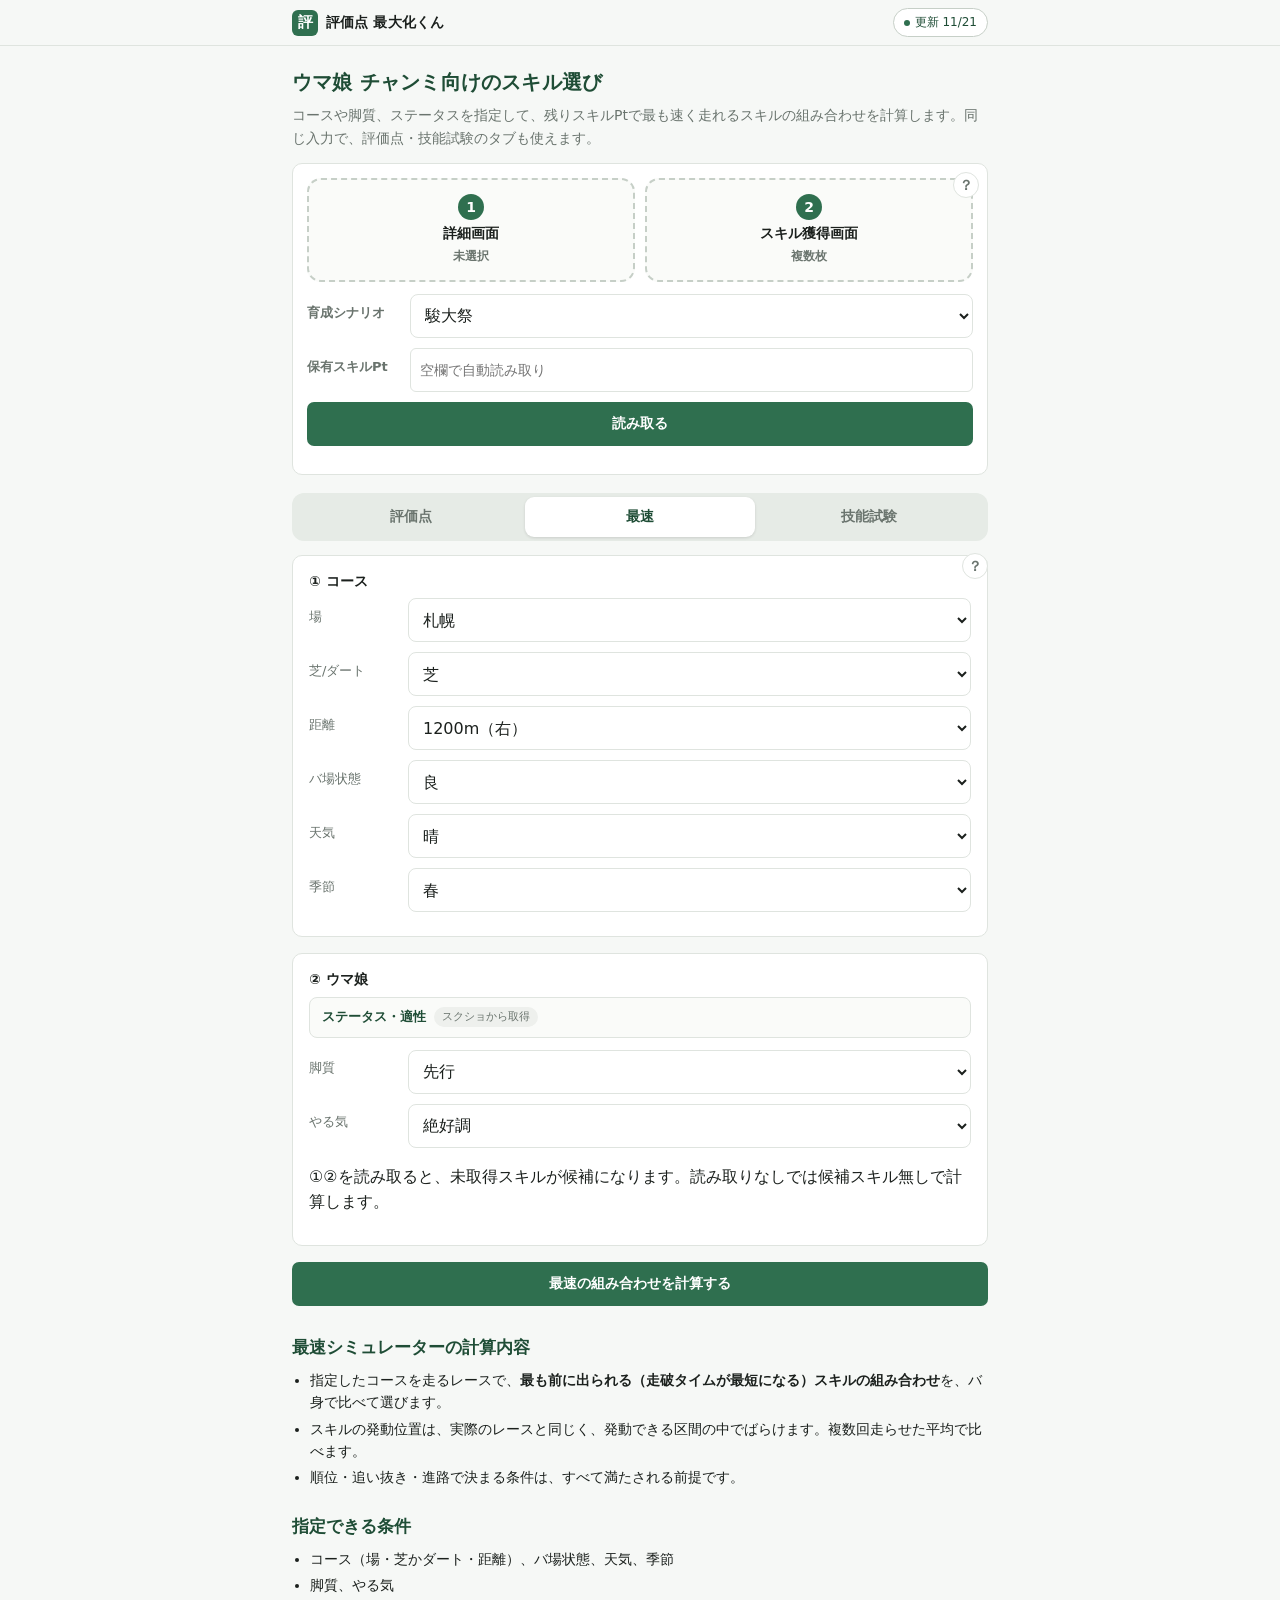
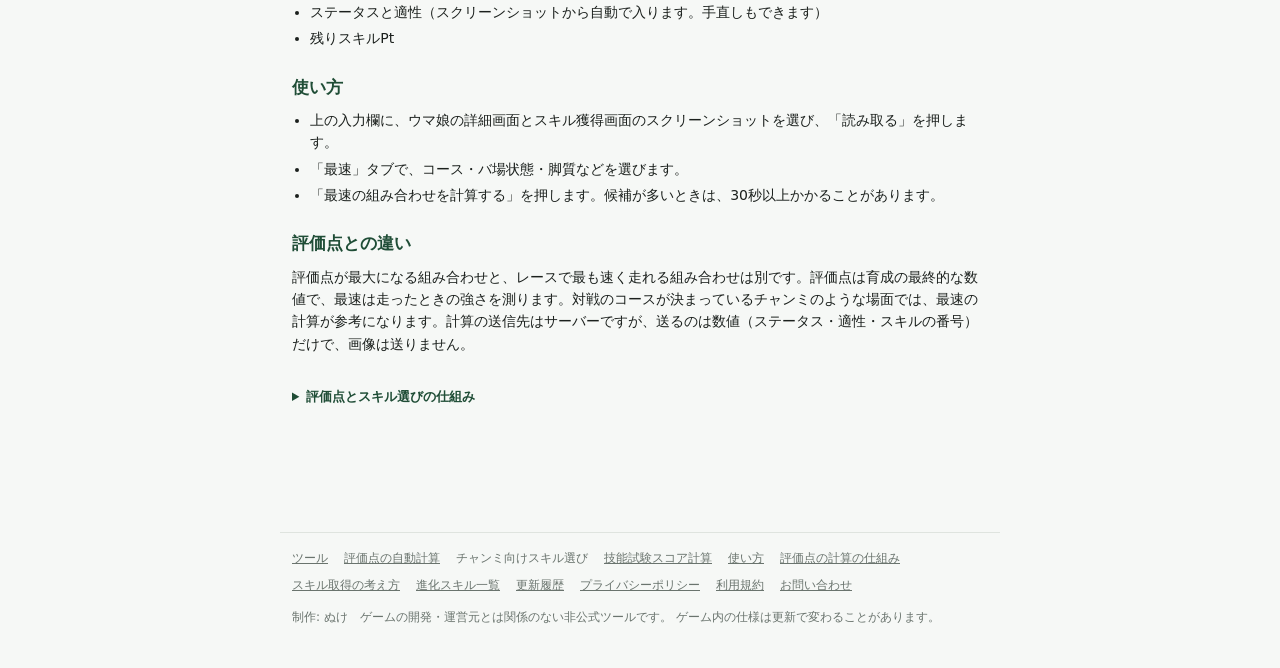
<file: champions-meeting.html>
﻿<!DOCTYPE html>
<html lang="ja">
<head>
<meta charset="utf-8">
<meta name="color-scheme" content="light">
<meta name="viewport" content="width=device-width, initial-scale=1, viewport-fit=cover">
<link rel="icon" href="favicon.ico?v=2" sizes="any">
<link rel="apple-touch-icon" href="apple-touch-icon.png?v=2">
<title>ウマ娘 チャンミ向けのスキル選び｜最も速く走れるスキルを計算｜評価点 最大化くん</title>
<meta name="description" content="ウマ娘のチャンミなどのレース向けに、コース・脚質・ステータスを指定して、残りスキルPtで最も速く走れるスキルの組み合わせを計算します。">
<meta property="og:type" content="website">
<meta property="og:site_name" content="ウマ娘 評価点 最大化くん">
<meta property="og:title" content="ウマ娘 チャンミ向けのスキル選び">
<meta property="og:description" content="コース・脚質・ステータスを指定して、残りスキルPtで最も速く走れる（走破タイムが最短になる）スキルの組み合わせを計算します。">
<link rel="canonical" href="https://umax-tools.com/champions-meeting.html">
<meta property="og:url" content="https://umax-tools.com/champions-meeting.html">
<meta property="og:image" content="https://umax-tools.com/ogp.png?v=3">
<meta property="og:image:width" content="1200">
<meta property="og:image:height" content="630">
<meta name="twitter:card" content="summary_large_image">
<script async src="https://pagead2.googlesyndication.com/pagead/js/adsbygoogle.js?client=ca-pub-3369405192035986"
     crossorigin="anonymous"></script>
<style>
  :root {
    color-scheme: light;   /* 暗い配色の端末で背景だけ暗く文字が黒のまま残るのを防ぐ */
    --accent: #2f6f4f;
    --accent-dark: #1f4d36;
    --bg: #f7f8f6;
    --card-bg: #ffffff;
    --border: #dcdfda;
    --text: #1e2321;
    --muted: #6b7570;
    --warn: #9a6b12;
    --warn-bg: #fdf3df;
  }
  * { box-sizing: border-box; }
  /* 余白と最大幅は .pageBody（site.css）が持つ。
     ヘッダーを画面幅いっぱいに出すため、body 側では絞らない。 */
  body { line-height: 1.6; background: var(--bg); color: var(--text); }
  .pageBody { padding-bottom: 80px; }
  /* スマホ運用が前提。入力欄は16px未満だとiOSが焦点時に拡大するので下げない。
     タップ目標は44px以上を確保する。 */
  input, select, button { font-size: 16px; font-family: inherit; }
  input[type="text"], input[type="number"], select { min-height: 44px; padding: 8px 10px;
    border: 1px solid var(--border); border-radius: 8px; background: #fff; color: var(--text); }
  input[type="file"] { width: 100%; }
  /* ヘッダーにもサイト名が出るため、h1 は「何をする画面か」を示す役に回す。
     同じ大きさで2度出すと、どちらを読めばよいのか分からなくなる。 */
  h1 { font-size: 19px; margin: 0 0 6px; letter-spacing: .01em; }

  /* スクショの入力。2つの選択と実行ボタンを1枚のカードに収める。 */
  .inputCard { padding: 4px 16px 14px; }
  .inputRow { padding: 10px 0; border-bottom: 1px solid var(--border); }
  .inputRow label { margin-bottom: 6px; }
  .inputCard #runButton { width: 100%; margin-top: 14px; }
  .inputCard #sharedNote { margin: 8px 0 0; font-size: 12px; }

  .lead { color: var(--muted); font-size: 13px; margin: 0 0 20px; }
  /* 既定の青リンクは緑基調の中で浮くので、アクセント色に寄せる。 */
  .lead a { color: var(--accent-dark); }
  section {
    margin-bottom: 16px; padding: 14px 16px;
    background: var(--card-bg); border: 1px solid var(--border); border-radius: 10px;
  }
  label { display: block; font-weight: 600; margin-bottom: 6px; font-size: 14px; }
  .hint { font-size: 12px; color: var(--muted); margin-bottom: 8px; }
  input[type="file"], input[type="number"], input[type="text"] {
    width: 100%; padding: 7px 9px; font-size: 14px;
    border: 1px solid var(--border); border-radius: 6px; background: #fff; color: var(--text);
  }
  button {
    padding: 9px 22px; font-size: 14px; font-weight: 600; cursor: pointer;
    min-height: 44px;
    background: var(--accent); color: #fff; border: none; border-radius: 7px;
  }
  button:hover { background: var(--accent-dark); }
  button.secondary {
    background: #fff; color: var(--accent-dark); border: 1px solid var(--accent);
    padding: 5px 12px; font-weight: 600; font-size: 12px;
  }
  button.secondary:hover { background: #eef5f0; }
  button:disabled { background: #b9bfba; cursor: not-allowed; }

  #status { margin: 14px 0; font-weight: 600; font-size: 13px; color: var(--muted); }
  #progressBar { height: 6px; border-radius: 3px; background: var(--border); overflow: hidden; margin-top: 6px; display: none; }
  #progressBar .fill { height: 100%; width: 0%; background: var(--accent); transition: width .15s; }

  #resultList { border-collapse: collapse; width: 100%; margin-top: 8px; }
  #resultList td, #resultList th {
    border-bottom: 1px solid var(--border); padding: 6px 8px; font-size: 13px; text-align: left;
  }
  #resultList th { color: var(--muted); font-weight: 600; font-size: 12px; }
  #resultList tr:last-child td { border-bottom: none; }

  .warn { color: var(--warn); background: var(--warn-bg); border-radius: 6px; padding: 8px 10px; margin-top: 8px; font-size: 13px; }
  .summary { font-size: 19px; font-weight: 700; margin: 4px 0 2px; }
  .scoreBreakdown { border-collapse: collapse; width: 100%; margin: 0; }
  .scoreBreakdown td { padding: 7px 4px; border-bottom: 1px solid var(--border); font-size: 14px; }
  .scoreBreakdown td:last-child { text-align: right; font-weight: 600; white-space: nowrap; }
  .scoreBreakdown tr:last-child td { border-bottom: 0; }
  .scoreBreakdown tr.subRow td { color: var(--muted); font-size: 13px; padding-top: 0; }
  .scoreCard { background: var(--card-bg); border: 1px solid var(--border); border-radius: 12px;
    padding: 14px 14px 8px; margin: 4px 0 12px; }
  .scoreCard .scoreLabel { font-size: 12px; color: var(--muted); font-weight: 600; }
  .scoreCard .scoreValue { font-size: 32px; font-weight: 800; color: var(--accent-dark); line-height: 1.2; }
  .scoreCard .scoreSub { font-size: 12px; color: var(--muted); margin-bottom: 8px; }
  .scoreCard .rankChip { display: inline-block; margin-left: 8px; padding: 1px 10px; border-radius: 999px; vertical-align: middle;
    background: var(--accent); color: #fff; font-size: 13px; font-weight: 700; }
  .scoreCard .valueNote { margin-left: 6px; font-size: 12px; font-weight: 600; color: var(--muted); white-space: nowrap; }
  .planList .evoTag { display: inline-block; margin-left: 6px; padding: 0 6px; border-radius: 4px; vertical-align: 1px;
    background: #eaf1ec; color: var(--accent-dark); font-size: 11px; font-weight: 700; }
  .planList { border-collapse: collapse; width: 100%; }
  .planList th { color: var(--muted); font-weight: 600; font-size: 12px; text-align: left; padding: 6px 4px; }
  .planList td { padding: 8px 4px; border-top: 1px solid var(--border); vertical-align: top; }
  .planList .skillName { font-weight: 600; }
  .planList .skillBreakdown { font-size: 12px; color: var(--muted); }
  .planList .skillBreakdown b { color: var(--accent-dark); font-weight: 700; }
  .planList td.num { text-align: right; white-space: nowrap; font-variant-numeric: tabular-nums; }
  .planList td.gain { font-weight: 700; color: var(--accent-dark); }
  .summary .sub { font-size: 13px; font-weight: 500; color: var(--muted); }

  .ambigRow {
    display: flex; gap: 12px; align-items: center;
    padding: 10px 0; border-bottom: 1px solid var(--border);
  }
  .ambigRow:last-child { border-bottom: none; }
  .ambigRow .thumb {
    width: 160px; height: 34px; object-fit: contain; object-position: left center;
    background: #fafafa; border: 1px solid var(--border); border-radius: 4px; flex-shrink: 0;
  }
  .ambigRow .fields { display: flex; flex-wrap: wrap; gap: 6px; align-items: center; flex: 1; }
  .ambigRow input[type="text"] { width: 180px; }
  .ambigRow input[type="number"] { width: 80px; }
  .ambigRow .applied { color: var(--accent-dark); font-size: 12px; font-weight: 600; }

  /* 認識結果の確認・修正。スマホの幅（375px）で横スクロールが出ないよう、
     1行を「アイコン＋名前画像」「名前入力」「SP・タグ・削除」の3段に折り返す。 */
  /* 既定で畳む。section と同じ見た目にし、見出し行がそのまま開閉ボタンになる。 */
  .fixPanel {
    margin-bottom: 16px; padding: 14px 16px;
    background: var(--card-bg); border: 1px solid var(--border); border-radius: 10px;
  }
  .fixHead {
    display: flex; align-items: center; gap: 8px; flex-wrap: wrap;
    cursor: pointer; min-height: 44px; list-style: none;
  }
  .fixHead::-webkit-details-marker { display: none; }
  .fixHead .chev {
    flex: 0 0 auto; color: var(--accent); font-size: 12px;
    transform: rotate(-90deg); transition: transform .15s;
  }
  .fixPanel[open] .fixHead .chev { transform: none; }
  .fixPanel[open] .fixHead { margin-bottom: 2px; }
  .fixHead .title { font-weight: 700; }
  .fixHead .count { font-size: 12px; color: var(--muted); }
  .fixWarn { color: #b3261e; font-weight: 600; }
  .fixRow {
    display: flex; flex-direction: column; gap: 6px;
    padding: 10px 0; border-bottom: 1px solid var(--border);
  }
  .fixRow:last-of-type { border-bottom: none; }
  .fixRow.needsFix { background: #fdf6ec; }
  .fixRow.removed { opacity: .4; }
  .fixRow.removed input { text-decoration: line-through; }
  .fixBottom { display: flex; align-items: center; gap: 8px; }
  /* 上段は3列固定。タグの有無で名前画像の枠幅が変わると、行ごとに縮小率が
     変わって右端が不揃いに見えるため、タグが無い行でも列幅を確保する。 */
  .fixTop {
    display: grid; grid-template-columns: 40px minmax(0, 1fr) 56px;
    align-items: center; gap: 8px;
  }
  .fixTags { display: flex; flex-wrap: wrap; gap: 3px; justify-content: flex-end; }
  .fixRow .icon {
    width: 40px; height: 40px; border-radius: 8px;
    background: #fafafa; border: 1px solid var(--border);
  }
  /* 高さは画像本来の縦横比に任せる。CSSに比を焼き込むと、切り出し高さが
     変わった端末で画像が縦に潰れる。 */
  .fixRow .thumb {
    width: 100%; height: auto; display: block;
    background: #fafafa; border: 1px solid var(--border); border-radius: 4px;
  }
  .fixRow span.thumb { height: 24px; }
  .fixRow .thumb.missing { background: repeating-linear-gradient(45deg,#f6f6f4,#f6f6f4 5px,#eeefec 5px,#eeefec 10px); }
  /* 名前欄が伸縮側。SPと削除は固定幅にして、狭い画面でも1行に収める。 */
  .fixRow input[type="text"] { flex: 1 1 auto; width: auto; min-width: 0; }
  .fixRow input[type="number"] { flex: 0 0 72px; width: 72px; text-align: right; }
  .fixRow .tag { font-size: 11px; white-space: nowrap; color: var(--muted); border: 1px solid var(--border); border-radius: 99px; padding: 2px 8px; }
  /* 「要確認」だけは他のタグと同じ灰色にしない。見出しの件数と行を突き合わせる目印になる。 */
  .fixRow .tag.attention { color: #b3261e; border-color: #e3b4b4; background: #fdecec; font-weight: 700; }
  .altHint { display: flex; align-items: center; gap: 6px; font-size: 12px; color: var(--muted); flex-wrap: wrap; }
  .fixRow .del {
    flex: 0 0 auto; min-height: 44px; padding: 0 10px;
    background: none; border: 1px solid var(--border); color: var(--muted); font-size: 13px;
  }
  .fixRow .del:hover { background: #fdecec; border-color: #e3b4b4; color: #b3261e; }
  /* サンプル実行ボタン。スクショを持たない訪問者が最初に触る導線なので、
     入力欄より前・見出しの直下に置く。 */
  /* タブ。評価点で選ぶ（現行）と、走行シミュレータ（準備中）を切り替える。 */
  .tabBar { display: flex; gap: 4px; border-bottom: 2px solid var(--border); margin: 20px 0 16px; }
  .tabBar button {
    flex: 0 1 auto; width: auto; min-height: 44px; padding: 0 14px;
    background: none; border: none; border-bottom: 3px solid transparent;
    color: var(--muted); font-size: 14px; font-weight: 700; border-radius: 0;
  }
  .tabBar button[aria-selected="true"] { color: var(--accent-dark); border-bottom-color: var(--accent); }
  /* 1行に2組を並べると、スマホ幅で折り返してラベルと入力が離れる
     （実測: 「脚質」の下に別の入力が来て読み違える）。1行1組に固定する。 */
  .simRow { display: flex; gap: 8px; align-items: center; margin-bottom: 10px; flex-wrap: nowrap; }
  .simRow label { flex: 0 0 7em; font-size: 13px; color: var(--muted); font-weight: 500; }
  .simRow select, .simRow input { flex: 1 1 auto; min-width: 0; }
  /* コース名は「サンタアニタパーク ダート1200m（左）」のように長い。
     ラベルを横に置くと選択肢が省略表示になるので、ラベルを上に出して幅を使わせる。 */
  .simRow.wide { flex-direction: column; align-items: stretch; gap: 4px; }
  /* スクショ由来の欄をしまう折りたたみ。読み取り済みなら開かずに済む。 */
  .simFold { margin: 0 0 12px; border: 1px solid var(--border); border-radius: 8px; background: #fafbf9; }
  .simFold > summary { cursor: pointer; padding: 9px 12px; font-size: 13px; font-weight: 600;
    color: var(--accent-dark); display: flex; align-items: center; gap: 8px; }
  .simFoldHint { font-size: 11px; font-weight: 500; color: var(--muted);
    padding: 1px 8px; border-radius: 999px; background: #eef0ed; }
  .simFoldHint.filled { background: var(--accent-soft, #eaf1ec); color: var(--accent-dark); }
  .simFoldBody { padding: 4px 12px 8px; border-top: 1px solid var(--border); }
  .simFoldCaption { font-size: 12px; color: var(--muted); margin: 10px 0 6px; }
  .simRow.wide label { flex: 0 0 auto; }
  .simRow.wide select { width: 100%; }

  /* コース図。どの位置でスキルが発動するかを目で確かめられるようにする。 */
  .courseMap { margin: 12px 0 6px; }
  .courseMap svg { width: 100%; height: auto; display: block; }
  .courseLegend { display: flex; gap: 12px; flex-wrap: wrap; font-size: 11px; color: var(--muted); margin-top: 4px; }
  .courseLegend span { display: inline-flex; align-items: center; gap: 4px; }
  .courseLegend i { width: 10px; height: 10px; border-radius: 2px; display: inline-block; }

  /* 結果の編集。外す・追加を押して構成を組み替えられるようにする。 */
  .simTotals { display: flex; gap: 14px; flex-wrap: wrap; align-items: baseline; margin: 10px 0 6px; }
  .simTotals .big { font-size: 18px; font-weight: 700; }
  .simTotals .sub2 { font-size: 12px; color: var(--muted); }
  .simTotals .over { color: #b3261e; font-weight: 700; }

  .pickRow { display: flex; align-items: center; gap: 8px; padding: 7px 0; border-bottom: 1px solid var(--border); }
  .pickRow .nm { flex: 1 1 auto; min-width: 0; font-size: 13px; }
  .pickRow .nm small { display: block; color: var(--muted); font-size: 11px; }
  .pickRow .val { flex: 0 0 auto; font-size: 12px; color: var(--muted); font-variant-numeric: tabular-nums; text-align: right; }
  .pickRow button {
    flex: 0 0 auto; width: auto; min-height: 36px; padding: 0 12px; font-size: 12px;
    border-radius: 6px; border: 1px solid var(--border); background: #fff; color: var(--accent-dark);
  }
  .pickRow button.remove { color: #b3261e; border-color: #e3b4b4; }
  .pickRow button:disabled { color: var(--muted); background: #f2f2f2; border-color: var(--border); }
  .pickHead { font-size: 13px; font-weight: 700; margin: 16px 0 2px; }
  .pickNote { font-size: 12px; color: var(--muted); margin: 0 0 6px; }

  #simResults { margin-top: 14px; }
  #simResults table { border-collapse: collapse; width: 100%; font-size: 13px; }
  #simResults th, #simResults td { border-bottom: 1px solid var(--border); padding: 5px 6px; text-align: left; }
  #simResults th { color: var(--muted); font-size: 11px; }
  #simResults td.num { text-align: right; font-variant-numeric: tabular-nums; }
  .simHeadline { font-size: 15px; font-weight: 700; margin: 10px 0 4px; }

  .deviceNote { font-size: 12px; }

  .fixBar { display: flex; gap: 10px; align-items: center; margin-top: 12px; flex-wrap: wrap; }
  .fixBar .dirty { font-size: 12px; color: #b3261e; font-weight: 600; }

  /* ツールの下に置く解説。読み物なので本文幅と行間を広めに取る。
     ツールより下に置くのは、使いに来た人の邪魔をしないため。 */
  .about { margin-top: 28px; }
  .about h2 { font-size: 17px; margin: 24px 0 8px; color: var(--accent-dark); }
  .about p { font-size: 14px; margin: 0 0 10px; }
  .about ul { font-size: 14px; margin: 0 0 10px; padding-left: 1.3em; }
  .about li { margin-bottom: 4px; }

  /* ステータス・適性の確認。項目名・元画面の切り抜き・入力欄を1行に並べる。 */
  .checkGrid { display: flex; flex-direction: column; gap: 6px; margin-top: 8px; }
  .checkField {
    display: flex; align-items: center; gap: 8px; margin: 0;
    font-weight: 500; font-size: 13px; color: var(--muted);
  }
  .checkName { flex: 0 0 4.5em; }
  /* 切り抜きは中身に合わせて幅が変わるので、枠の中央に置いて大きさを揃えて見せる。 */
  .checkCrop {
    flex: 1 1 auto; min-width: 0; height: 32px;
    object-fit: contain; object-position: center;
    background: #fafafa; border: 1px solid var(--border); border-radius: 4px;
  }
  .checkField input, .checkField select { flex: 0 0 88px; width: 88px; }

  /* 進化スキルの選択。選択肢は指で押せる大きさのボタン状ラベルにする。 */
  .evoSkill { padding: 10px 0; border-bottom: 1px solid var(--border); }
  .evoSkill:last-of-type { border-bottom: none; }
  .evoSkill .name { font-weight: 600; margin-bottom: 6px; }
  .evoOptions { display: flex; flex-wrap: wrap; gap: 6px; }
  .evoOptions label {
    display: flex; align-items: center; gap: 6px; margin: 0;
    min-height: 44px; padding: 0 12px; font-weight: 500; font-size: 14px;
    border: 1px solid var(--border); border-radius: 22px; background: #fff; cursor: pointer;
  }
  .evoOptions label:has(input:checked) { border-color: var(--accent); background: #eef5f0; color: var(--accent-dark); font-weight: 700; }
  .evoOptions input { width: 18px; height: 18px; margin: 0; accent-color: var(--accent); }

  .optRow { display: flex; align-items: center; gap: 10px; flex-wrap: wrap; margin-top: 8px; }
  .optRow .sub { margin: 0; font-weight: 500; font-size: 13px; color: var(--muted); flex: 0 0 110px; }
  .optRow select { flex: 1 1 160px; }

  /* 結果表は列が多いと375px幅に収まらないので、表だけ横スクロールさせる。 */
  .tableWrap { overflow-x: auto; -webkit-overflow-scrolling: touch; }

  details summary { cursor: pointer; font-size: 13px; color: var(--muted); }

  /* 全ページ共通のフッタ。読み物ページ側は docs.css に同じ指定がある。 */
  .siteFooter {
    margin-top: 32px; padding-top: 12px; border-top: 1px solid var(--border);
    font-size: 12px; color: var(--muted);
    display: flex; flex-wrap: wrap; gap: 6px 14px; align-items: center;
  }
  .siteFooter a { color: var(--muted); }
  /* フッターは .pageBody の外に置かれるため、本文と同じ幅・左右余白をここで持たせる。
     持たせないとスマホ幅でリンクと注記が画面の左端に張り付く。 */
  footer.siteFooter { display: block; max-width: var(--page-width, 720px); margin: 32px auto 0;
    padding: 16px 12px 40px; }

  /* ---- 2026-09-30 刷新 ---- */
  .srOnly { position: absolute; width: 1px; height: 1px; overflow: hidden; clip: rect(0 0 0 0); white-space: nowrap; }
  .pageBody { padding-top: 12px; }
  .inputCard { position: relative; padding: 14px; }
  .tiles { display: grid; grid-template-columns: 1fr 1fr; gap: 10px; margin: 0 0 12px; }
  .tile {
    position: relative; display: flex; flex-direction: column; align-items: center; justify-content: center;
    gap: 2px; min-height: 104px; margin: 0; padding: 10px; cursor: pointer; text-align: center;
    border: 2px dashed var(--border-strong, #c6cfc7); border-radius: 14px; background: #fafbf9;
    transition: border-color .15s, background .15s;
  }
  .tile:hover { border-color: var(--accent); }
  .tile.filled { border-style: solid; border-color: var(--accent); background: var(--accent-soft, #eaf1ec); }
  .tile input[type=file] { position: absolute; inset: 0; opacity: 0; cursor: pointer; width: 100%; }
  .tileNo { width: 26px; height: 26px; border-radius: 50%; background: var(--accent); color: #fff;
    display: grid; place-items: center; font-size: 14px; font-weight: 700; }
  .tileName { font-size: 14px; font-weight: 700; color: var(--text); }
  .tileState { font-size: 12px; color: var(--muted); }
  .tile.filled .tileState { color: var(--accent-dark); font-weight: 700; }
  .inputCard #runButton { width: 100%; margin: 0; }

  /* 説明は「？」を押した人だけが読む。 */
  details.help { position: absolute; top: 8px; right: 8px; z-index: 5; }
  details.help > summary { list-style: none; width: 26px; height: 26px; border-radius: 50%; cursor: pointer;
    display: grid; place-items: center; font-size: 14px; font-weight: 700;
    color: var(--muted); border: 1px solid var(--border); background: #fff; }
  details.help > summary::-webkit-details-marker { display: none; }
  details.help[open] > summary { color: #fff; background: var(--accent); border-color: var(--accent); }
  details.help > ul { position: absolute; right: 0; top: 32px; width: min(320px, 86vw); margin: 0; padding: 10px 12px 10px 26px;
    background: #fff; border: 1px solid var(--border); border-radius: 10px; box-shadow: 0 6px 18px rgba(0,0,0,.12);
    font-size: 13px; line-height: 1.6; color: var(--text); }
  details.help li { margin: 0 0 4px; }
  #panelSim { position: relative; }
  #panelSim > details.help { top: -2px; right: 0; }

  /* タブは切り替えボタン型に。 */
  .tabBar { display: flex; gap: 0; padding: 4px; margin: 18px 0 14px; border: 0; border-radius: 12px; background: #e6ebe6; }
  .tabBar button { flex: 1; min-height: 40px; margin: 0; border: 0 !important; border-radius: 9px;
    background: transparent; color: var(--muted); font-weight: 700; box-shadow: none; }
  .tabBar button[aria-selected="true"] { background: #fff; color: var(--accent-dark); box-shadow: 0 1px 3px rgba(0,0,0,.12); }
  .scenarioRow { display: flex; align-items: center; gap: 12px; margin: 12px 0 10px; }
  .scenarioRow label { font-size: 13px; font-weight: 600; color: var(--muted); white-space: nowrap; min-width: 7em; }
  .scenarioRow select { flex: 1; min-width: 0; }
  .scenarioRow + .scenarioRow { margin-top: 0; }
  .scenarioRow input { flex: 1; min-width: 0; }

  /* 解説は折りたたんで最下部に。 */
  .aboutFold > summary { cursor: pointer; font-weight: 700; color: var(--accent-dark); padding: 4px 0; }
  section.about { background: transparent; border: 0; padding: 0; }

  /* 3Dコース図 */
  .c3d { margin: 12px 0; border: 1px solid var(--border); border-radius: 12px; background: linear-gradient(#f4f7f4, #fff); overflow: hidden; }
  .c3d canvas { display: block; width: 100%; cursor: grab; }
  .c3dBar { display: flex; align-items: center; justify-content: space-between; gap: 8px; padding: 6px 10px 8px; font-size: 12px; color: var(--muted); }
  .pickRow button.exclude { min-height: 32px; padding: 0 8px; margin-left: 4px; font-size: 12px;
    background: #fff; color: var(--muted); border: 1px solid var(--border); }
  .rerunButton { width: 100%; margin: 8px 0 0; background: var(--accent); color: #fff; border: 0; font-weight: 700; }
  .staminaLine { margin: 6px 0 0; padding: 6px 10px; border-radius: 8px; font-size: 13px; }
  .staminaLine.ok { background: var(--accent-soft, #eaf1ec); color: var(--accent-dark); }
  .staminaLine.warn { background: var(--warn-bg); color: var(--warn); }
  .staminaLine.bad { background: #fbe9e7; color: #b3261e; font-weight: 700; }
  .staminaChoice { margin: 10px 0 4px; padding: 10px 12px; border: 1px solid var(--border); border-radius: 12px; background: #fff; }
  .staminaChoice h3 { font-size: 14px; margin: 0 0 2px; }
  .staminaChoice .lead { font-size: 12px; color: var(--muted); margin: 0 0 8px; line-height: 1.6; }
  .staminaOption { display: flex; align-items: center; gap: 10px; padding: 9px 10px; margin-top: 6px;
    border: 1px solid var(--border); border-radius: 10px; }
  .staminaOption.current { border: 2px solid var(--accent); background: var(--accent-soft, #eaf1ec); }
  .staminaOption .body { flex: 1 1 auto; min-width: 0; }
  .staminaOption .name { font-size: 13px; font-weight: 700; }
  .staminaOption .figures { font-size: 13px; margin-top: 2px; font-variant-numeric: tabular-nums; }
  .staminaOption .figures b { font-size: 15px; }
  .staminaOption .swap { font-size: 11px; color: var(--muted); margin-top: 3px; line-height: 1.5; }
  .staminaOption button { flex: 0 0 auto; min-height: 36px; padding: 0 10px; font-size: 12px; }
  .staminaOption .tag { flex: 0 0 auto; font-size: 12px; font-weight: 700; color: var(--accent-dark); }
  .c3dLegend { display: inline-flex; align-items: center; gap: 6px; }
  .c3dLegend i { width: 64px; height: 8px; border-radius: 4px;
    background: linear-gradient(90deg, rgb(223,229,223), rgb(160,196,172), rgb(24,122,74)); }

  .entryTitle { font-size: 20px; margin: 4px 0 6px; color: var(--accent-dark); }
  .entryLead { font-size: 14px; margin: 0 0 14px; color: var(--muted); line-height: 1.6; }
</style>
<link rel="stylesheet" href="site.css?v=1">
</head>
<body>
<!-- site-header:start -->
<header class="siteHeader">
  <div class="siteHeader__inner">
    <a class="siteHeader__brand" href="index.html">
      <span class="siteHeader__mark" aria-hidden="true">評</span>
      <span class="siteHeader__name">評価点 最大化くん</span>
    </a>
    <a class="siteHeader__updates" href="updates.html">
      <span class="siteHeader__dot" aria-hidden="true"></span>更新 11/21
    </a>
  </div>
</header>
<!-- site-header:end -->
<div class="pageBody">
<h1 class="entryTitle">ウマ娘 チャンミ向けのスキル選び</h1>
<p class="entryLead">コースや脚質、ステータスを指定して、残りスキルPtで最も速く走れるスキルの組み合わせを計算します。同じ入力で、評価点・技能試験のタブも使えます。</p>

<section class="inputCard">
  <details class="help">
    <summary aria-label="使い方と注意">？</summary>
    <ul>
      <li>①はステータスと適性が<b>すべて写った</b>ウマ娘詳細画面。</li>
      <li>②は「説明省略」をONにして上から下へ。前後の画像で<b>2〜3行重ねて</b>撮る。</li>
      <li>読み取りはスマートフォンの画面専用。画像は端末の外へ送りません。</li>
      <li>読み取れないときは<a href="contact.html">お問い合わせ</a>へ端末の情報を。</li>
    </ul>
  </details>
  <div class="tiles">
    <label class="tile" for="detailFile">
      <span class="tileNo">1</span><span class="tileName">詳細画面</span>
      <span class="tileState" data-for="detailFile">未選択</span>
      <input type="file" id="detailFile" accept="image/*">
    </label>
    <label class="tile" for="acqFiles">
      <span class="tileNo">2</span><span class="tileName">スキル獲得画面</span>
      <span class="tileState" data-for="acqFiles">複数枚</span>
      <input type="file" id="acqFiles" accept="image/*" multiple>
    </label>
  </div>
  <div class="scenarioRow">
    <label for="trainingScenario">育成シナリオ</label>
    <select id="trainingScenario"></select>
  </div>
  <!-- 保有Ptはヘッダーから自動で読むが、読み取りに失敗したり値が違ったりしたときの逃げ道として手入力を用意する。
       評価点・最速・技能試験が同じ読み取り結果と予算を使うので、共有部に置く。 -->
  <div class="scenarioRow">
    <label for="manualSkillPoints">保有スキルPt</label>
    <input type="number" id="manualSkillPoints" min="0" placeholder="空欄で自動読み取り">
  </div>
  <button id="runButton">読み取る</button>
  <div id="status"></div>
  <div id="progressBar"><div class="fill"></div></div>
</section>

<div class="tabBar" role="tablist">
  <button type="button" id="tabScore" role="tab" aria-selected="false" aria-controls="panelScore">評価点</button>
  <button type="button" id="tabSim" role="tab" aria-selected="true" aria-controls="panelSim">最速</button>
  <button type="button" id="tabExam" role="tab" aria-selected="false" aria-controls="panelExam">技能試験</button>
</div>

<div id="panelScore" role="tabpanel" hidden>


<section>
  <label>③ 設定（任意）</label>
  <div class="optRow">
    <label for="uniqueLv" class="sub">固有スキルLv</label>
    <select id="uniqueLv">
      <option value="1">Lv1</option>
      <option value="2">Lv2</option>
      <option value="3">Lv3</option>
      <option value="4">Lv4</option>
      <option value="5">Lv5</option>
      <option value="6" selected>Lv6（最大）</option>
    </select>
  </div>
  <div class="optRow">
    <label for="targetRank" class="sub">目標評価ランク</label>
    <select id="targetRank">
      <option value="">なし（所持SP内で最大化）</option>
    </select>
  </div>
</section>


<div id="results"></div>

<datalist id="nameOptions"></datalist>


</div><!-- /panelScore -->

<div id="panelSim" role="tabpanel">
  <details class="help">
    <summary aria-label="計算の前提">？</summary>
    <ul>
      <li>残りスキルPtで<b>最も速く走れる組み合わせ</b>を、バ身（どれだけ前に出られるか）で選びます。</li>
      <li>順位・追い抜き・進路で決まる条件は<b>すべて満たされる前提</b>です。発動位置は実際のレースと同じく、発動できる区間の中でばらけます（複数回走らせた平均）。</li>
      <li>計算はサーバーで行います。送るのは数値（ステータス・適性・スキルの番号）だけで、画像は送りません（<a href="privacy.html">プライバシーポリシー</a>）。</li>
      <li>計算には <a href="https://github.com/alpha123/uma-skill-tools" rel="noopener">uma-skill-tools</a>（GPL-3.0・作者 pecan）を用いています。</li>
    </ul>
  </details>

  <section>
    <label>① コース</label>
    <div class="simRow">
      <label for="simTrack" class="sub">場</label>
      <select id="simTrack"></select>
    </div>
    <div class="simRow">
      <label for="simSurface" class="sub">芝/ダート</label>
      <select id="simSurface"></select>
    </div>
    <div class="simRow">
      <label for="simCourse" class="sub">距離</label>
      <select id="simCourse"></select>
    </div>
    <div class="simRow">
      <label for="simGround" class="sub">バ場状態</label>
      <select id="simGround">
        <option value="good" selected>良</option><option value="yielding">稍重</option>
        <option value="soft">重</option><option value="heavy">不良</option>
      </select>
    </div>
    <div class="simRow">
      <label for="simWeather" class="sub">天気</label>
      <select id="simWeather">
        <option value="sunny" selected>晴</option><option value="cloudy">曇</option>
        <option value="rainy">雨</option><option value="snowy">雪</option>
      </select>
    </div>
    <div class="simRow">
      <label for="simSeason" class="sub">季節</label>
      <select id="simSeason">
        <option value="spring" selected>春</option><option value="summer">夏</option>
        <option value="autumn">秋</option><option value="winter">冬</option>
      </select>
    </div>
  </section>

  <section>
    <label>② ウマ娘</label>
    <!-- スクショから取れるものは折りたたみ、取れないものは常に出す。
         読み取り済みなら開く必要が無く、未読み取りなら開いて手で入れる。 -->
    <details class="simFold" id="simFoldStats">
      <summary>ステータス・適性 <span class="simFoldHint" id="simFoldHint">スクショから取得</span></summary>
      <div class="simFoldBody">
        <div class="simRow">
          <label for="simSpeed" class="sub">スピード</label><input type="number" id="simSpeed" min="1" max="2500" value="1200">
        </div>
        <div class="simRow">
          <label for="simStamina" class="sub">スタミナ</label><input type="number" id="simStamina" min="1" max="2500" value="1000">
        </div>
        <div class="simRow">
          <label for="simPower" class="sub">パワー</label><input type="number" id="simPower" min="1" max="2500" value="1000">
        </div>
        <div class="simRow">
          <label for="simGuts" class="sub">根性</label><input type="number" id="simGuts" min="1" max="2500" value="600">
        </div>
        <div class="simRow">
          <label for="simWisdom" class="sub">賢さ</label><input type="number" id="simWisdom" min="1" max="2500" value="800">
        </div>
        <div class="simRow">
          <label for="simBudget" class="sub">残スキルPt</label><input type="number" id="simBudget" min="0" max="20000" value="700">
        </div>
        <p class="simFoldCaption">適性。計算にはコースと脚質に当てはまるものが使われます。</p>
        <div class="simRow">
          <label for="simApt_shiba" class="sub">芝</label><select id="simApt_shiba" data-aptitude="shiba"></select>
        </div>
        <div class="simRow">
          <label for="simApt_dirt" class="sub">ダート</label><select id="simApt_dirt" data-aptitude="dirt"></select>
        </div>
        <div class="simRow">
          <label for="simApt_tanKyori" class="sub">短距離</label><select id="simApt_tanKyori" data-aptitude="tanKyori"></select>
        </div>
        <div class="simRow">
          <label for="simApt_mile" class="sub">マイル</label><select id="simApt_mile" data-aptitude="mile"></select>
        </div>
        <div class="simRow">
          <label for="simApt_chuKyori" class="sub">中距離</label><select id="simApt_chuKyori" data-aptitude="chuKyori"></select>
        </div>
        <div class="simRow">
          <label for="simApt_choKyori" class="sub">長距離</label><select id="simApt_choKyori" data-aptitude="choKyori"></select>
        </div>
        <div class="simRow">
          <label for="simApt_nige" class="sub">逃げ</label><select id="simApt_nige" data-aptitude="nige"></select>
        </div>
        <div class="simRow">
          <label for="simApt_senko" class="sub">先行</label><select id="simApt_senko" data-aptitude="senko"></select>
        </div>
        <div class="simRow">
          <label for="simApt_sashi" class="sub">差し</label><select id="simApt_sashi" data-aptitude="sashi"></select>
        </div>
        <div class="simRow">
          <label for="simApt_oikomi" class="sub">追込</label><select id="simApt_oikomi" data-aptitude="oikomi"></select>
        </div>
        <p class="simFoldCaption">芝・ダートの適性は詳細画面から読み取っていないため、既定はAです。</p>
      </div>
    </details>
    <div class="simRow">
      <label for="simStrategy" class="sub">脚質</label>
      <select id="simStrategy">
        <option value="Nige">逃げ</option>
        <option value="Senkou" selected>先行</option>
        <option value="Sasi">差し</option>
        <option value="Oikomi">追込</option>
      </select>
    </div>
    <div class="simRow">
      <label for="simMood" class="sub">やる気</label>
      <select id="simMood">
        <option value="-2">絶不調</option><option value="-1">不調</option>
        <option value="0">普通</option><option value="1">好調</option>
        <option value="2" selected>絶好調</option>
      </select>
    </div>
    <p class="sub" id="simCandidateNote">①②を読み取ると、未取得スキルが候補になります。読み取りなしでは候補スキル無しで計算します。</p>
  </section>

  <button id="simRunButton" style="width:100%">最速の組み合わせを計算する</button>
  <div id="simStatus" class="sub" style="margin-top:8px"></div>
  <div id="simResults"></div>
</div><!-- /panelSim -->

<div id="panelExam" role="tabpanel" hidden>
  <details class="help">
    <summary aria-label="計算の前提">？</summary>
    <ul>
      <li>トレーナー技能試験の<b>フリー課程</b>で、<b>スコアが最大</b>になるスキルの取り方を選びます。</li>
      <li>スコア = 評価点 + スコアボーナス。フリー課程に適性補正はありません。</li>
      <li>スキル獲得ボーナスは ノーマル+400／レア+1,200／進化+1,500。系統ごとに最上位の1個だけが数えられます（金を取れば白は数えません）。継承固有はノーマル、継承進化は進化として数えます。</li>
      <li>固有スキル、マイナス効果のスキルは対象外です。</li>
      <li>基礎能力ボーナスはステータスから自動で足します（1000以上+3,000、1201以上+2,000、スピードは2001以上+1,000）。スキルの取り方では変わりません。</li>
    </ul>
  </details>

  <button id="examRunButton" style="width:100%">スコア最大のスキルを計算する</button>
  <div id="examStatus" class="sub" style="margin-top:8px"></div>
  <div id="examResults"></div>
</div><!-- /panelExam -->

<section class="about">
  <h2>最速シミュレーターの計算内容</h2>
  <ul>
    <li>指定したコースを走るレースで、<b>最も前に出られる（走破タイムが最短になる）スキルの組み合わせ</b>を、バ身で比べて選びます。</li>
    <li>スキルの発動位置は、実際のレースと同じく、発動できる区間の中でばらけます。複数回走らせた平均で比べます。</li>
    <li>順位・追い抜き・進路で決まる条件は、すべて満たされる前提です。</li>
  </ul>

  <h2>指定できる条件</h2>
  <ul>
    <li>コース（場・芝かダート・距離）、バ場状態、天気、季節</li>
    <li>脚質、やる気</li>
    <li>ステータスと適性（スクリーンショットから自動で入ります。手直しもできます）</li>
    <li>残りスキルPt</li>
  </ul>

  <h2>使い方</h2>
  <ul>
    <li>上の入力欄に、ウマ娘の詳細画面とスキル獲得画面のスクリーンショットを選び、「読み取る」を押します。</li>
    <li>「最速」タブで、コース・バ場状態・脚質などを選びます。</li>
    <li>「最速の組み合わせを計算する」を押します。候補が多いときは、30秒以上かかることがあります。</li>
  </ul>

  <h2>評価点との違い</h2>
  <p>評価点が最大になる組み合わせと、レースで最も速く走れる組み合わせは別です。評価点は育成の最終的な数値で、最速は走ったときの強さを測ります。対戦のコースが決まっているチャンミのような場面では、最速の計算が参考になります。計算の送信先はサーバーですが、送るのは数値（ステータス・適性・スキルの番号）だけで、画像は送りません。</p>
</section>

<section class="about">
<details class="aboutFold">
<summary>評価点とスキル選びの仕組み</summary>
  <h2>評価点の決まり方</h2>
  <p>ステータス・固有スキル・獲得スキルの評価点の合計です。スキルの点数は、適性ランクと、すでに持っている下位スキルによって変わります。</p>

  <h2>最大化の方法</h2>
  <p>取れる組み合わせは膨大で、点数の高いスキルから取っていく方法では最大になりません。このツールは動的計画法で、所持スキルPtで到達できる最大値を近似なしで求めます。</p>

  <h2>必要Ptと読み取り</h2>
  <p>必要Ptはヒントのレベルで割り引かれるため、スクリーンショットに写っている<b>実際の表示Pt</b>を読み取って使います。画像は<b>端末の外に出ません</b>。読み取りの誤りは、結果画面の「認識結果の確認・修整」で確認・修正できます。</p>

  <h2>もっと詳しく</h2>
  <ul>
    <li><a href="scoring.html">評価点の計算の仕組み</a> … ステータス・固有・スキルの3要素と、ステータスの累進構造</li>
    <li><a href="strategy.html">スキル取得の考え方</a> … スキルごとの効率の差と、効率順に取るだけでは最大にならない理由</li>
    <li><a href="evolutions.html">進化スキル一覧</a> … どの金スキルがどの進化になるか</li>
    <li><a href="usage.html">使い方</a> … 撮影の手順と制限事項</li>
  </ul>
</details>
</section>

</div><!-- /pageBody -->
<!-- site-footer:start -->
<footer class="siteFooter">
  <div class="siteFooter__links">
    <a href="index.html">ツール</a>
    <a href="skill-score.html">評価点の自動計算</a>
    <span>チャンミ向けスキル選び</span>
    <a href="skill-exam.html">技能試験スコア計算</a>
    <a href="usage.html">使い方</a>
    <a href="scoring.html">評価点の計算の仕組み</a>
    <a href="strategy.html">スキル取得の考え方</a>
    <a href="evolutions.html">進化スキル一覧</a>
    <a href="updates.html">更新履歴</a>
    <a href="privacy.html">プライバシーポリシー</a>
    <a href="terms.html">利用規約</a>
    <a href="contact.html">お問い合わせ</a>
  </div>
  <p class="siteFooter__note">制作: ぬけ　ゲームの開発・運営元とは関係のない非公式ツールです。
  ゲーム内の仕様は更新で変わることがあります。</p>
</footer>
<!-- site-footer:end -->

<script src="ocr_core.js?v=104"></script>
<script src="fields.js?v=104"></script>
<script src="optimizer.js?v=104"></script>
<script src="stat_eval.js?v=104"></script>
<script src="name_match.js?v=104"></script>
<script src="recognizer.js?v=104"></script>
<script src="harvest.js?v=104"></script>
<script src="dedup.js?v=104"></script>
<script src="pipeline.js?v=104"></script>
<script src="course3d.js?v=4"></script>
<script>
const statusEl = document.getElementById("status");
const resultsEl = document.getElementById("results");
const progressBarEl = document.getElementById("progressBar");
const progressFillEl = progressBarEl.querySelector(".fill");

function setStatus(text) { statusEl.textContent = text; }

function setProgress(done, total) {
  if (total === 0) { progressBarEl.style.display = "none"; return; }
  progressBarEl.style.display = "block";
  progressFillEl.style.width = `${Math.round((done / total) * 100)}%`;
  if (done >= total) setTimeout(() => { progressBarEl.style.display = "none"; }, 300);
}

let cache = null;   // { master, index, nameAtlas, digitAtlas, rankAtlas }（メインスレッド側。最適化計算と候補検索に使う）
let rankBorders = null;   // 評価ランク境界（rank_borders.jsonのranks）。ランク表示・目標ランクに使う

// 目標ランクselectはRun前に選べる必要があるため、境界だけページ読込直後に先読みする。
(async function preloadRankBorders() {
  try {
    rankBorders = (await (await fetch("rank_borders.json", { cache: "no-store" })).json()).ranks;
    populateTargetRankSelect(rankBorders);
  } catch (e) { /* 失敗時はloadResourcesで再取得される */ }
})();

async function loadResources() {
  if (cache !== null) return cache;
  setStatus("マスタ・アトラスを読み込み中...");
  // 開発中はアトラスの更新頻度が高いため、常に最新を取得する
  // （HTTPキャッシュに古いアトラスが残ると原因不明の認識劣化に見える）。
  const noCache = { cache: "no-store" };
  const master = loadMaster(await fetchMasterJson(noCache));
  const index = buildNameIndex(master);
  const nameAtlas = unpackAtlas(await (await fetch("atlas_v1.json", noCache)).json());
  const digitAtlas = unpackAtlas(await (await fetch("digit_atlas.json", noCache)).json());
  const rankAtlas = unpackAtlas(await (await fetch("rank_atlas.json", noCache)).json());
  if (rankBorders === null) rankBorders = (await (await fetch("rank_borders.json", noCache)).json()).ranks;
  // 獲得画面1行目の固有スキルからキャラを特定するための索引（pipeline.js）。
  const uniqueCidIndex = buildUniqueSkillCidIndex(master);
  cache = { master, index, nameAtlas, digitAtlas, rankAtlas, rankBorders, uniqueCidIndex };
  populateTargetRankSelect(rankBorders);

  const datalist = document.getElementById("nameOptions");
  const seen = new Set();
  for (const entry of index) {
    if (seen.has(entry.name)) continue;
    seen.add(entry.name);
    const opt = document.createElement("option");
    opt.value = entry.name;
    datalist.appendChild(opt);
  }
  return cache;
}

// ===== Web Worker経由の認識（引き継ぎ資料§10.6項目5: UIを固まらせない） =====
let worker = null;
function getWorker() {
  if (worker === null) worker = new Worker("recognition_worker.js?v=104");
  return worker;
}

function recognizeAcquisitionsViaWorker(files, onProgress) {
  return new Promise((resolve, reject) => {
    const w = getWorker();
    const handler = (e) => {
      const msg = e.data;
      if (msg.type === "progress") onProgress(msg.done, msg.total);
      else if (msg.type === "acquisitionResult") { w.removeEventListener("message", handler); resolve(msg); }
      else if (msg.type === "error") { w.removeEventListener("message", handler); reject(new Error(msg.message)); }
    };
    w.addEventListener("message", handler);
    w.postMessage({ type: "recognizeAcquisitions", blobs: Array.from(files) });
  });
}

function recognizeDetailViaWorker(file) {
  return new Promise((resolve, reject) => {
    const w = getWorker();
    const handler = (e) => {
      const msg = e.data;
      if (msg.type === "detailResult") {
        w.removeEventListener("message", handler);
        resolve(msg);
      } else if (msg.type === "error") { w.removeEventListener("message", handler); reject(new Error(msg.message)); }
    };
    w.addEventListener("message", handler);
    w.postMessage({ type: "recognizeDetail", blob: file });
  });
}

// ===== 実行状態（曖昧行のユーザー確認→再計算のために保持する） =====
const session = {
  recognizedRows: [], aptitudes: null, skillPointsGuess: null,
  autoSkillPoints: null, // ヘッダーから読み取った保有Pt。手入力を消したときの戻り先。
  missingRangeCount: null, // 撮り漏れと判定した箇所の数（判定できなければ null）
  budget: null, characterCardId: null, thumbnailUrls: [],
  stats: null,           // 詳細画面OCRの5ステータス現在値 { speed, ... }
  uniqueSkillLv: 6,      // 固有スキルLv（1〜6・OCR不可のため選択入力。既定=最大）
  currentEval: null,     // 現在の総合評価点（ステ＋固有＋獲得スキルから自動算出）
  targetRankName: "",    // 目標評価ランク名（空なら所持SP内で最大化）
  hasRun: false,         // 一度でも計算したか（設定変更時の再計算判定用）
};

// ===== 評価ランク（rank_borders.json） =====
// スコア次元DPの配列サイズ上限。目標ランク上限−現在評価点がこれを超える場合は
// 実質SP律速なので通常最大化に切り替える（巨大配列の確保を避ける）。
const RANK_SCORE_CAP_MAX = 40000;

// ★3以上の固有スキル評価点は 170×Lv（★1-2は120×Lv）。競技用の主力は★3以上が
// 標準のため170を用いる。eval_validation_test.html で実サンプル4件（★3-5）に対し
// 実機表示との完全一致を確認済み。
const UNIQUE_EVAL_PER_LV = 170;

// 現在の総合評価点（推定）を算出する。ステOCR失敗時はnull（＝ランク表示を出さない）。
// 総合評価点 = ステータス評価点 + 170×固有Lv + 獲得済みスキル評価点。
function computeCurrentEval(state) {
  if (!session.stats) return null;
  const values = Object.values(session.stats);
  if (values.some(v => v == null)) return null;   // 1つでも読めなければ推定しない
  const statTotal = totalStatEval(session.stats);
  const uniqueTotal = UNIQUE_EVAL_PER_LV * session.uniqueSkillLv;
  const skillTotal = acquiredSkillEval(cache.master, state);
  return statTotal + uniqueTotal + skillTotal;
}

function populateTargetRankSelect(ranks) {
  const sel = document.getElementById("targetRank");
  if (sel.options.length > 1) return;   // 二重生成を防ぐ
  for (const r of ranks) {
    const opt = document.createElement("option");
    opt.value = r.rank;
    opt.textContent = r.max == null ? `${r.rank}（${r.min}〜）` : `${r.rank}（${r.min}〜${r.max}）`;
    sel.appendChild(opt);
  }
}

// 総合評価点 → 評価ランク名。min ≤ total ≤ max（最上位rankはmax=null）。
function rankOf(total) {
  const ranks = rankBorders || [];
  for (const r of ranks) {
    if (total >= r.min && (r.max == null || total <= r.max)) return r.rank;
  }
  return ranks.length ? ranks[ranks.length - 1].rank : "?";
}
function rankByName(name) {
  return (rankBorders || []).find(r => r.rank === name) || null;
}

// ③設定の変更で再計算する（計算済みのときのみ）。
document.getElementById("uniqueLv").addEventListener("change", (e) => {
  session.uniqueSkillLv = parseInt(e.target.value, 10);
  if (session.hasRun) recalcAndRender();
});
document.getElementById("targetRank").addEventListener("change", (e) => {
  session.targetRankName = e.target.value;
  if (session.hasRun) recalcAndRender();
});
// 保有Ptは計算後でも直せるようにする。読み取り値が違っていたとき、
// スクショを選び直して最初からやり直すのは重い。
document.getElementById("manualSkillPoints").addEventListener("change", (e) => {
  const points = parseInt(e.target.value, 10);
  if (!session.hasRun) return;
  // 空欄に戻したら自動読み取り値へ復帰する。読めていなければ計算できないので何もしない。
  const next = Number.isFinite(points) && points >= 0 ? points : session.autoSkillPoints;
  if (!next) return;
  session.budget = next;
  session.skillPointsGuess = next;
  recalcAndRender();
});

function revokeThumbnailUrls() {
  session.thumbnailUrls.forEach(u => URL.revokeObjectURL(u));
  session.thumbnailUrls = [];
}

// 獲得するスキルの一覧を、スキル獲得画面に並んでいた順へ並べ替える。
//
// 最適化は master.families の順（＝familyId昇順）で解を組み立てるため、そのまま出すと
// 画面の並びと食い違う。とくに継承固有スキルは familyId が9万台で、画面では固有スキルの
// 直後（緑スキルより前）に出るのに一覧では必ず末尾へ回っていた。
// プランを構成するスキルが認識行の何番目に現れたかで並べ、画面と目で突き合わせられるようにする。
function plansInScreenOrder(selectedPlans) {
  const firstRowIndex = new Map();
  session.recognizedRows.forEach((row, index) => {
    if (row.skillId !== undefined && !firstRowIndex.has(row.skillId)) firstRowIndex.set(row.skillId, index);
  });
  // 画面に写っていないスキルだけで構成されるプラン（表示白から推定した上位ティア等）は
  // 突き合わせる相手がないので末尾へ寄せる。
  // 進化プランの構成IDは進化後のスキルID。画面に写っているのは進化前（継承固有・金スキル）の行なので、
  // 進化後IDだけで探すと見つからず末尾へ回る（実測: 継承進化「黄金を訪ねて」が一覧の最後に出た）。
  // 進化元のIDでも探して、元スキルの位置に並べる。
  const screenPosition = (option) => {
    const evolvedFromIds = (option.family?.evolutions || [])
      .filter(evolution => option.plan.memberIds.includes(evolution.skillId))
      .map(evolution => evolution.fromGoldSkillId);
    const searchIds = option.plan.memberIds.concat(evolvedFromIds);
    const indices = searchIds.map(id => firstRowIndex.get(id)).filter(i => i !== undefined);
    return indices.length ? Math.min(...indices) : Number.MAX_SAFE_INTEGER;
  };
  return selectedPlans
    .map((option, order) => ({ option, order, position: screenPosition(option) }))
    .sort((a, b) => (a.position - b.position) || (a.order - b.order))
    .map(entry => entry.option);
}

function renderResults(optResult, baseline = null, rankNote = null) {
  const { skillPointsGuess, aptitudes } = session;

  // 前回の描画で作ったBlobのURLをまとめて破棄する。ここで一度だけ行うのが要点。
  // 以前は renderRowEditor の先頭で呼んでいたため、その前に作られた
  // ステータス・適性の切り抜きURLまで巻き込んで破棄し、画像が表示されなかった。
  revokeThumbnailUrls();
  resultsEl.textContent = "";

  // 撮り漏れは黙って評価点を下げるので、最初に出す。結果を見る前に気付いてほしい。
  if (session.missingRangeCount) {
    const note = document.createElement("div");
    note.className = "warn";
    note.textContent = `スクリーンショットが${session.missingRangeCount}か所で飛んでいます。`
      + "間のスキルは計算に入らず、評価点が実際より低く出ます。抜けている範囲を撮り足してやり直してください。";
    resultsEl.appendChild(note);
  }

  const gain = optResult.totalScore;
  const postEval = baseline === null ? null : baseline + gain;
  resultsEl.appendChild(renderScoreCard({
    label: postEval === null ? "追加される評価点" : "獲得後の総合評価点（推定）",
    value: postEval === null ? `+${gain.toLocaleString()}` : postEval.toLocaleString(),
    chip: postEval === null ? null : `ランク ${rankOf(postEval)}`,
    sub: `消費 ${optResult.totalCost} / ${session.budget} SP`,
    rows: postEval === null ? [] : [
      ["現在の総合評価点（推定）", baseline.toLocaleString()],
      ["今回の追加", `+${gain.toLocaleString()}`],
    ],
  }));

  if (baseline != null && rankNote && rankNote.kind === "capped") {
    const tr = rankNote.targetRank;
    const remaining = tr.max - postEval;
    const note = document.createElement("div");
    note.className = "warn";
    note.style.background = "#eef5f0"; note.style.color = "var(--accent-dark)";
    note.textContent = `目標ランク ${tr.rank}（上限 ${tr.max.toLocaleString()}）の範囲内で評価点を最大化しました。`
      + `上限まで残り ${Math.max(0, remaining).toLocaleString()}点。`;
    resultsEl.appendChild(note);
  } else if (baseline != null && rankNote && rankNote.kind === "over") {
    const note = document.createElement("div");
    note.className = "warn";
    note.textContent = `⚠ 現在の総合評価点が目標ランク ${rankNote.targetRank.rank}`
      + `（上限 ${rankNote.targetRank.max.toLocaleString()}）を既に超えています。所持SP内での最大化結果を表示しています。`;
    resultsEl.appendChild(note);
  } else if (baseline == null && rankNote && rankNote.kind === "needEval") {
    const note = document.createElement("div");
    note.className = "warn";
    note.textContent = "①詳細画面からステータスを読み取れなかったため、現在の総合評価点を推定できません（ステータスと距離・脚質適性がすべて写った詳細画面を使ってください）。所持SP内での最大化結果を表示しています。";
    resultsEl.appendChild(note);
  }

  resultsEl.appendChild(renderInputCheckPanel());

  if (optResult.warnings.length) {
    const warnBox = document.createElement("div");
    warnBox.className = "warn";
    warnBox.innerHTML = optResult.warnings.map(w => `⚠ ${w}`).join("<br>");
    resultsEl.appendChild(warnBox);
  }

  if (optResult.selectedPlans.length === 0) {
    // 見出しだけの空表は故障に見える。買えるものが無いのは正常な結果なので、
    // そのことと理由（所持Ptが最安のスキルにも届かない）を言葉で示す。
    const note = document.createElement("div");
    note.className = "warn";
    note.textContent = `所持スキルPt（${skillPointsGuess ?? "?"}）で取得できるスキルはありません。`;
    resultsEl.appendChild(note);
  } else {
    resultsEl.appendChild(renderPlanTable(plansInScreenOrder(optResult.selectedPlans), "評価点", () => null));
  }

  resultsEl.appendChild(renderRowEditor(aptitudes, skillPointsGuess));
}

// 詳細画面から読み取ったステータスと適性の確認・修正パネル。
//
// 読み取り値をそのまま画面に出し、その場で直せるようにする。理由は3つある。
//  ・ステータスは「現在の総合評価点」の土台で、誤ると評価点がまるごとずれる。
//    しかも誤読は無言で通るため、値を見せない限りユーザーは気付けない。
//  ・適性は評価点の倍率に効くので、誤ると購入プランそのものが変わる。
//  ・動作を確認できている端末は限られる。未知の端末で誤読しても、直せれば使える。
// 評価点の表示のすぐ下に置き、誤った数値と、その元になった値が並んで見えるようにする。
const APTITUDE_FIELDS = [
  ["短距離", "tanKyori"], ["マイル", "mile"], ["中距離", "chuKyori"], ["長距離", "choKyori"],
  ["逃げ", "nige"], ["先行", "senko"], ["差し", "sashi"], ["追込", "oikomi"],
];
const APTITUDE_RANK_CHOICES = ["S", "A", "B", "C", "D", "E", "F", "G"];
const STAT_FIELDS = [
  ["スピード", "speed"], ["スタミナ", "stamina"], ["パワー", "power"],
  ["根性", "guts"], ["賢さ", "wisdom"],
];

function renderInputCheckPanel() {
  const stats = session.stats;
  const aptitudes = session.aptitudes || {};
  const unreadable = !stats || Object.values(stats).some(v => v == null);

  const section = document.createElement("details");
  section.className = "fixPanel";
  section.open = unreadable;      // 読めなかったときだけ開く

  const head = document.createElement("summary");
  head.className = "fixHead";
  const chevron = document.createElement("span");
  chevron.className = "chev";
  chevron.textContent = "▼";
  head.appendChild(chevron);
  const title = document.createElement("span");
  title.className = "title";
  title.textContent = "ステータス・適性の確認";
  head.appendChild(title);
  const summaryText = document.createElement("span");
  summaryText.className = "count";
  summaryText.textContent = stats
    ? STAT_FIELDS.map(([, k]) => stats[k] ?? "?").join(" / ")
    : "読み取れませんでした";
  head.appendChild(summaryText);
  section.appendChild(head);

  const hint = document.createElement("div");
  hint.className = "hint";
  hint.textContent = unreadable
    ? "詳細画面から読み取れませんでした。手で入力すると総合評価点を計算できます。"
    : "①の詳細画面から読み取った値です。ゲーム画面と見比べて、違っていれば直してください。";
  section.appendChild(hint);

  // 切り抜きは詳細画面から切り出したもの。ゲームを開き直さずに突き合わせられる。
  const addCrop = (wrap, blob) => {
    if (!blob) return;
    const url = URL.createObjectURL(blob);
    session.thumbnailUrls.push(url);
    const img = document.createElement("img");
    img.className = "checkCrop"; img.src = url; img.alt = "";
    wrap.appendChild(img);
  };

  const statInputs = {};
  const statGrid = document.createElement("div");
  statGrid.className = "checkGrid";
  STAT_FIELDS.forEach(([label, key], i) => {
    const wrap = document.createElement("label");
    wrap.className = "checkField";
    const name = document.createElement("span");
    name.className = "checkName"; name.textContent = label;
    wrap.appendChild(name);
    addCrop(wrap, session.statCrops && session.statCrops[i]);
    const input = document.createElement("input");
    input.type = "number"; input.min = "0"; input.max = "2500";
    input.value = stats && stats[key] != null ? stats[key] : "";
    statInputs[key] = input;
    wrap.appendChild(input);
    statGrid.appendChild(wrap);
  });
  section.appendChild(statGrid);

  const aptInputs = {};
  const aptGrid = document.createElement("div");
  aptGrid.className = "checkGrid";
  APTITUDE_FIELDS.forEach(([label, key], i) => {
    const wrap = document.createElement("label");
    wrap.className = "checkField";
    const name = document.createElement("span");
    name.className = "checkName"; name.textContent = label;
    wrap.appendChild(name);
    addCrop(wrap, session.aptitudeCrops && session.aptitudeCrops[i]);
    const select = document.createElement("select");
    for (const rank of APTITUDE_RANK_CHOICES) {
      const opt = document.createElement("option");
      opt.value = rank; opt.textContent = rank;
      if (aptitudes[key] === rank) opt.selected = true;
      select.appendChild(opt);
    }
    aptInputs[key] = select;
    wrap.appendChild(select);
    aptGrid.appendChild(wrap);
  });
  section.appendChild(aptGrid);

  const bar = document.createElement("div");
  bar.className = "fixBar";
  const applyBtn = document.createElement("button");
  applyBtn.type = "button";
  applyBtn.textContent = "反映して再計算";
  applyBtn.addEventListener("click", () => {
    const next = {};
    for (const [, key] of STAT_FIELDS) {
      const v = parseInt(statInputs[key].value, 10);
      next[key] = Number.isFinite(v) ? v : null;
    }
    session.stats = next;
    // 芝ダは既定で倍率に使わないため、読み取った値をそのまま残す。
    session.aptitudes = { ...session.aptitudes };
    for (const [, key] of APTITUDE_FIELDS) session.aptitudes[key] = aptInputs[key].value;
    recalcAndRender();
  });
  bar.appendChild(applyBtn);
  section.appendChild(bar);

  return section;
}

// 認識結果の確認・修正パネル。読み取った全行を原画のサムネイル付きで並べ、
// 名前・SPの手直し、行の削除、行の追加をまとめて行えるようにする。
//
// 全行を出すのは、確信して誤読した行はユーザーが気付かない限り直せないため。
// 並び順はスキル獲得画面と同じ（＝認識順）。曖昧行は色で強調する。
// 変更は「反映して再計算」を押すまで確定しない（打つたびに再計算しない）。
function renderRowEditor(aptitudes, skillPointsGuess) {
  const rows = session.recognizedRows;
  const ambiguousCount = rows.filter(r => r.ambiguous).length;
  // 並べ替えない。スキル獲得画面に並んでいた順（複数スクショはその貼付順）のまま出す。
  // 画面と同じ順に並んでいないと、ユーザーが目で突き合わせられない。
  const order = rows.map((row, index) => ({ row, index }));

  const section = document.createElement("details");
  section.className = "fixPanel";
  // 既定は畳む。ただし曖昧行があるときだけ開く――曖昧行は計算から除外されており、
  // 隠れたままだと「入れたはずのスキルが入っていない」ことに気付けないため。
  section.open = ambiguousCount > 0;

  const head = document.createElement("summary");
  head.className = "fixHead";
  const chevron = document.createElement("span");
  chevron.className = "chev";
  chevron.textContent = "▼";
  head.appendChild(chevron);
  const title = document.createElement("span");
  title.className = "title";
  title.textContent = "認識結果の確認・修正";
  head.appendChild(title);
  const count = document.createElement("span");
  count.className = "count";
  count.textContent = `${rows.length}行 ・ 保有Pt ${skillPointsGuess ?? "読み取れず"}`;
  head.appendChild(count);
  if (ambiguousCount > 0) {
    const warn = document.createElement("span");
    warn.className = "fixWarn";
    warn.textContent = `要確認 ${ambiguousCount}行`;
    head.appendChild(warn);
  }
  section.appendChild(head);

  const hint = document.createElement("div");
  hint.className = "hint";
  // 要確認行は名前を並べて出す。行数だけでは、数十行のどれが対象なのか分からない。
  const ambiguousNames = rows.filter(r => r.ambiguous).map(r => r.name).join("・");
  hint.textContent = ambiguousCount > 0
    ? `「要確認」の行（${ambiguousNames}）は読み取りの確信度が低く、第1候補で計算しています。`
      + "左の画像と見比べて、違っていれば直してください。他の行も誤りがあれば直せます。"
    : "左の画像と見比べて、違っていれば直してください。";
  section.appendChild(hint);

  // 変更はここに溜め、「反映して再計算」で一度に適用する。
  const edits = new Map();      // 行index → {name, sp}
  const removed = new Set();    // 削除する行index
  let added = [];               // 追加する行

  const bar = document.createElement("div");
  bar.className = "fixBar";
  const applyBtn = document.createElement("button");
  applyBtn.type = "button";
  applyBtn.textContent = "反映して再計算";
  applyBtn.disabled = true;
  const dirtyLabel = document.createElement("span");
  dirtyLabel.className = "dirty";

  function markDirty() {
    const n = edits.size + removed.size + added.length;
    applyBtn.disabled = n === 0;
    dirtyLabel.textContent = n === 0 ? "" : `未反映の変更 ${n}件`;
  }

  for (const { row, index } of order) {
    section.appendChild(buildFixRow(row, index, edits, removed, markDirty));
  }

  // 取りこぼした行の追加。サムネイルが無い行なので、下段だけの1行にする。
  const addRow = document.createElement("div");
  addRow.className = "fixRow";
  const addFields = document.createElement("div");
  addFields.className = "fixBottom";
  const addName = document.createElement("input");
  addName.type = "text"; addName.setAttribute("list", "nameOptions");
  addName.placeholder = "読み取れなかったスキル名";
  addFields.appendChild(addName);
  const addSp = document.createElement("input");
  addSp.type = "number"; addSp.placeholder = "SP";
  addFields.appendChild(addSp);
  const addBtn = document.createElement("button");
  addBtn.type = "button"; addBtn.className = "del"; addBtn.textContent = "追加";
  addBtn.addEventListener("click", () => {
    const entry = cache.index.find(e => e.name === addName.value.trim());
    if (entry === undefined) { alert("マスタに無い名前です。候補から選んでください。"); return; }
    const sp = parseInt(addSp.value, 10);
    if (!Number.isFinite(sp)) { alert("SPを入力してください。"); return; }
    added.push({ name: entry.name, skillId: entry.skillId, sp, evo: false,
                 acquired: false, ambiguous: false, spReliable: true });
    addName.value = ""; addSp.value = "";
    markDirty();
  });
  addFields.appendChild(addBtn);
  addRow.appendChild(addFields);
  section.appendChild(addRow);

  applyBtn.addEventListener("click", async () => {
    const next = [];
    session.recognizedRows.forEach((row, index) => {
      if (removed.has(index)) return;
      const edit = edits.get(index);
      if (edit === undefined) { next.push(row); return; }
      next.push(applyEdit(row, edit));
    });
    session.recognizedRows = next.concat(added);
    await recalcAndRender();
  });
  bar.appendChild(applyBtn);
  bar.appendChild(dirtyLabel);
  section.appendChild(bar);

  return section;
}

// 1行ぶんの編集欄。名前を変えたら進化先IDも取り直す（元のIDのままだと
// 別スキルの進化先が橋渡しされてしまう）。
function applyEdit(row, edit) {
  const entry = cache.index.find(e => e.name === edit.name);
  const updated = { ...row, name: entry.name, skillId: entry.skillId, ambiguous: false };
  if (!row.acquired) { updated.sp = edit.sp; updated.spReliable = true; }
  if (updated.evo) {
    const fam = cache.master.families.find(f =>
      (f.skills || []).some(s => s.skillId === entry.skillId));
    updated.evolutionSkillIds = fam
      ? fam.evolutions.filter(e => e.fromGoldSkillId === entry.skillId).map(e => e.skillId)
      : [];
  }
  return updated;
}

function buildFixRow(row, index, edits, removed, markDirty) {
  const wrap = document.createElement("div");
  wrap.className = "fixRow" + (row.ambiguous ? " needsFix" : "");

  // 上段: アイコンと名前画像。どちらも貼られたスクショの切り抜きで、
  // 名前が読めなくてもアイコンの絵柄で取得画面のどの行か突き止められる。
  const top = document.createElement("div");
  top.className = "fixTop";
  const icon = document.createElement(row.icon ? "img" : "span");
  icon.className = "icon";
  if (row.icon) {
    const iconUrl = URL.createObjectURL(row.icon);
    session.thumbnailUrls.push(iconUrl);
    icon.src = iconUrl; icon.alt = "";
  }
  top.appendChild(icon);

  if (row.thumbnail) {
    const url = URL.createObjectURL(row.thumbnail);
    session.thumbnailUrls.push(url);
    const img = document.createElement("img");
    img.className = "thumb"; img.src = url; img.alt = "";
    top.appendChild(img);
  } else {
    const ph = document.createElement("span");
    ph.className = "thumb missing";
    top.appendChild(ph);
  }

  // タグは常に同じ幅の列に置く（中身が無くても列は残す）。ゲーム内表記に合わせ「獲得済」。
  //
  // 「要確認」は文字でも出す。淡い背景色だけだと、数十行の中からどれが対象なのかを
  // 見つけられない（見出しの「要確認 4行」と行とを突き合わせられない）。
  const tags = document.createElement("div");
  tags.className = "fixTags";
  for (const [cond, text, cls] of [[row.ambiguous, "要確認", "tag attention"],
                                   [row.acquired, "獲得済", "tag"],
                                   [row.evo, "進化", "tag"]]) {
    if (!cond) continue;
    const tag = document.createElement("span");
    tag.className = cls; tag.textContent = text;
    tags.appendChild(tag);
  }
  top.appendChild(tags);
  wrap.appendChild(top);

  // 下段: 名前入力・SP・削除を1行に収める。
  const bottom = document.createElement("div");
  bottom.className = "fixBottom";

  const nameInput = document.createElement("input");
  nameInput.type = "text"; nameInput.setAttribute("list", "nameOptions");
  nameInput.value = row.name;
  bottom.appendChild(nameInput);

  const spInput = document.createElement("input");
  spInput.type = "number"; spInput.placeholder = "SP";
  spInput.value = row.sp ?? "";
  spInput.disabled = row.acquired === true;      // 獲得済みは購入対象外
  bottom.appendChild(spInput);

  const del = document.createElement("button");
  del.type = "button"; del.className = "del"; del.textContent = "削除";
  bottom.appendChild(del);
  wrap.appendChild(bottom);

  // 次点候補をそのまま押せるようにする。要確認行は「どちらか分からない」状態なので、
  // もう一方の候補を提示するのが最短の解決になる（名前を手で打ち直さずに済む）。
  if (row.ambiguous && row.secondName) {
    const alt = document.createElement("div");
    alt.className = "altHint";
    alt.appendChild(document.createTextNode("もしかして: "));
    const altButton = document.createElement("button");
    altButton.type = "button"; altButton.className = "secondary";
    altButton.textContent = row.secondName;
    altButton.addEventListener("click", () => {
      nameInput.value = row.secondName;
      onChange();
    });
    alt.appendChild(altButton);
    wrap.appendChild(alt);
  }

  function onChange() {
    const name = nameInput.value.trim();
    const entry = cache.index.find(e => e.name === name);
    const sp = row.acquired ? null : parseInt(spInput.value, 10);
    const changed = name !== row.name || (!row.acquired && sp !== row.sp) || row.ambiguous;
    if (entry === undefined || (!row.acquired && !Number.isFinite(sp)) || !changed) {
      edits.delete(index);
    } else {
      edits.set(index, { name: entry.name, sp });
    }
    markDirty();
  }
  nameInput.addEventListener("change", onChange);
  spInput.addEventListener("change", onChange);

  del.addEventListener("click", () => {
    if (removed.has(index)) { removed.delete(index); wrap.classList.remove("removed"); del.textContent = "削除"; }
    else { removed.add(index); edits.delete(index); wrap.classList.add("removed"); del.textContent = "戻す"; }
    markDirty();
  });

  return wrap;
}

async function recalcAndRender() {
  session.hasRun = true;
  await scenariosReady;
  const state = buildOptimizerState(
    session.recognizedRows, session.aptitudes, session.budget, session.characterCardId, {});
  applyEvolutionRules(state);

  // 現在の総合評価点をステータス・固有Lv・獲得済みスキルから自動算出する。
  session.currentEval = computeCurrentEval(state);
  const baseline = session.currentEval;               // number or null（ステOCR失敗時null）
  const targetRank = session.targetRankName ? rankByName(session.targetRankName) : null;

  // 目標ランク指定時: 現在評価点が必要（上限 − 現在評価点 が追加評価点の上限）。
  // 上限が既に負（＝現ランクが目標を超過）なら通常最大化に切り替えて警告する。
  let optResult, rankNote = null;
  if (targetRank && baseline != null && targetRank.max != null) {
    const scoreCap = targetRank.max - baseline;
    if (scoreCap < 0) {
      optResult = solveDp(cache.master, state);
      rankNote = { kind: "over", targetRank };
    } else if (scoreCap > RANK_SCORE_CAP_MAX) {
      // 目標ランクが現在より遥か上＝実質SP律速。通常最大化と同じ結果になる。
      optResult = solveDp(cache.master, state);
      rankNote = { kind: "capped", targetRank };
    } else {
      optResult = solveDpScoreCapped(cache.master, state, scoreCap);
      rankNote = { kind: "capped", targetRank };
    }
  } else {
    optResult = solveDp(cache.master, state);
    if (targetRank && baseline == null) rankNote = { kind: "needEval", targetRank };
  }

  setStatus(`完了（認識行数 ${session.recognizedRows.length}・保有Pt ${session.budget}）`);
  renderResults(optResult, baseline, rankNote);
  // 走行シミュレータ側の候補・ステータス表示も、同じ読み取り結果で更新する。
  if (typeof simCandidatesFromSession === "function") simCandidatesFromSession();
}

// スキル獲得画面のスクショをファイル名の自然順（数字を数として比較）に並べる。
//
// 本来の撮影順は認識後に画像の中身（境界の重なり）から復元する（dedup.js の
// orderImagesByOverlap）。ここでの並べ替えは、重なりが見つからず繋がらなかった
// 画像どうしの順序を決める保険にすぎない。
// 更新日時は使わない――クラウドストレージに上げ下ろしすると書き換わる（実例あり）。
function sortByFileName(fileList) {
  return Array.from(fileList)
              .sort((a, b) => a.name.localeCompare(b.name, undefined, { numeric: true }));
}


async function run() {
  const acqFileList = sortByFileName(document.getElementById("acqFiles").files);
  const detailFile = document.getElementById("detailFile").files[0];

  // 番号は画面の入力欄の番号に合わせる（①=ウマ娘詳細画面、②=スキル獲得画面）。
  if (!detailFile) { setStatus("①のウマ娘詳細画面のスクリーンショットを選択してください。"); return; }
  if (acqFileList.length === 0) { setStatus("②のスキル獲得画面のスクリーンショットを選択してください。"); return; }

  const runButton = document.getElementById("runButton");
  runButton.disabled = true;
  try {
    await loadResources();
    await scenariosReady;

    setStatus(`スキル獲得画面を認識中... (0/${acqFileList.length})`);
    setProgress(0, acqFileList.length);
    const { rows: recognizedRows, skillPointsGuess, characterMix, missingRangeCount } =
      await recognizeAcquisitionsViaWorker(
        acqFileList, (done, total) => { setStatus(`スキル獲得画面を認識中... (${done}/${total})`); setProgress(done, total); });

    // 複数キャラのスクショが混在していると、別キャラのスキルが混ざって
    // 評価点が無意味になる。保有スキルPtが画像間で食い違う場合に検知し中断する。
    if (characterMix && characterMix.mixed) {
      setStatus(`複数キャラのスクリーンショットが混在しています（保有スキルPtが ${characterMix.skillPointValues.join(" / ")} と食い違っています）。1キャラ分のスクショだけを選び直してください。`);
      return;
    }

    setStatus("詳細画面（適性・ステータス）を認識中...");
    const { aptitudeRanks, characterCardId, stats, statCrops, aptitudeCrops } =
      await recognizeDetailViaWorker(detailFile);
    const aptitudes = aptitudeRanksToKeys(aptitudeRanks);

    // 手入力があればそれを使う。読み取り値より、利用者が画面を見て入れた値の方が確かなため。
    const manualPoints = parseInt(document.getElementById("manualSkillPoints").value, 10);
    const budget = Number.isFinite(manualPoints) && manualPoints >= 0 ? manualPoints : skillPointsGuess;
    if (!budget) {
      setStatus("②のスクリーンショットから保有スキルPtを読み取れませんでした。"
              + "ヘッダーの「現在のスキルPt」が写っている画像を含めるか、③の「保有スキルPt」に手入力してください。");
      return;
    }

    session.recognizedRows = recognizedRows;
    session.missingRangeCount = missingRangeCount ?? null;
    session.autoSkillPoints = skillPointsGuess;
    session.skillPointsGuess = budget;
    session.aptitudes = aptitudes;
    session.budget = budget;
    // キャラの特定は、獲得画面1行目の固有スキルを優先する（詳細画面の称号より確実。
    // 称号はラテン文字が混ざると読めない）。1行目が固有でない撮り方のときだけ称号へ落ちる。
    session.characterCardId =
      characterCardIdFromRows(recognizedRows, cache.uniqueCidIndex) ?? characterCardId;
    session.stats = stats;
    session.statCrops = statCrops || [];
    session.aptitudeCrops = aptitudeCrops || [];

    document.getElementById("examResults").textContent = "";
    document.getElementById("examStatus").textContent = "";
    setStatus("最適化を計算中...");
    await recalcAndRender();
  } catch (e) {
    setStatus("エラー: " + e.message);
    console.error(e);
  } finally {
    runButton.disabled = false;
  }
}

// ===== 走行シミュレータ（準備中）=====
// 計算はサーバ側で行う。理由は2つ:
//   ・レースソルバがGPLで、ブラウザへ配ると自サイトのソース公開義務が生じる
//   ・1回の計算で30回以上のシミュレーションを回すため重い
// 送るのは数値とスキルIDだけ。画像は送らない。
const SIM_API = "https://umax-sim.umamusume-maximize.workers.dev/api/optimize";
const APTITUDE_LETTERS = ["S", "A", "B", "C", "D", "E", "F", "G"];

let simCoursesLoaded = false;
// コース一覧（通し番号順）。3段のプルダウンはここから絞り込んで作る。
let simCourses = [];

// select の中身を丸ごと入れ替える。value と表示が同じ単純な選択肢用。
function fillOptions(selectId, values) {
  const select = document.getElementById(selectId);
  select.innerHTML = "";
  for (const value of values) {
    const option = document.createElement("option");
    option.value = String(value);
    option.textContent = String(value);
    select.appendChild(option);
  }
}

function refillSurfaces() {
  const track = document.getElementById("simTrack").value;
  fillOptions("simSurface", [...new Set(simCourses.filter(c => c.track === track).map(c => c.surface))]);
  refillDistances();
}

function refillDistances() {
  const track = document.getElementById("simTrack").value;
  const surface = document.getElementById("simSurface").value;
  const select = document.getElementById("simCourse");
  select.innerHTML = "";
  for (const course of simCourses.filter(c => c.track === track && c.surface === surface)) {
    const option = document.createElement("option");
    option.value = String(course.id);
    // 同じ距離で回りが違うコースがあるため、回りまで出さないと区別できない。
    option.textContent = `${course.distance}m（${course.turn}）`;
    select.appendChild(option);
  }
}

async function loadSimCourses() {
  if (simCoursesLoaded) return;
  // await より前に立てる。末尾で立てると、通信中に呼ばれた2回目が素通りして
  // 選択肢が二重に並ぶ（タブ切り替えと明示呼び出しが重なると実際に起きた）。
  simCoursesLoaded = true;
  const courses = await (await fetch("sim_courses.json")).json();
  // 通し番号（コースID）順に並べる。ゲーム内の並びと同じで、探しやすい。
  simCourses = courses.slice().sort((a, b) => a.id - b.id);
  await scenariosReady;
  // 場を選ぶと芝/ダートが、芝/ダートを選ぶと距離が絞られる。
  document.getElementById("simTrack").addEventListener("change", refillSurfaces);
  document.getElementById("simSurface").addEventListener("change", refillDistances);
  fillOptions("simTrack", [...new Set(simCourses.map(c => c.track))]);
  refillSurfaces();
  // 適性の選択肢は10項目とも同じ。既定はA。
  for (const sel of document.querySelectorAll("select[data-aptitude]")) {
    APTITUDE_LETTERS.forEach(letter => {
      const o = document.createElement("option");
      o.value = letter; o.textContent = letter;
      if (letter === "A") o.selected = true;
      sel.appendChild(o);
    });
  }
}

// レースの条件（芝ダ・距離区分・脚質）に照らして、そのスキルが発動しうるか。
//
// conditionGroups はグループ内がOR、グループ間がAND（評価点側 aptitudeMultiplier と同じ）。
// グループは「芝ダ」「距離」「脚質」のいずれか1種類のキーで揃っているので、
// そのグループが指す種類のレース側の値が含まれていなければ、絶対に発動しない。
//
// 判定できないキーを含むグループは通す。落とすと誤って消しかねない。
const RACE_CONDITION_CATEGORY = {
  shiba: "surface", dirt: "surface",
  tanKyori: "distance", mile: "distance", chuKyori: "distance", choKyori: "distance",
  nige: "style", senko: "style", sashi: "style", oikomi: "style",
};

function canActivateInRace(conditionGroups, race) {
  for (const group of conditionGroups || []) {
    const categories = new Set(group.map(key => RACE_CONDITION_CATEGORY[key]).filter(Boolean));
    if (categories.size !== 1) continue;      // 判定できない／混在するグループは通す
    const category = [...categories][0];
    if (!group.includes(race[category])) return false;
  }
  return true;
}

// いま選ばれているレースの条件を、conditionGroups と同じキーで表す。
function currentRaceConditions() {
  const courseId = parseInt(document.getElementById("simCourse").value, 10);
  const course = simCourses.find(c => c.id === courseId);
  const strategy = document.getElementById("simStrategy").value;
  return {
    surface: course && course.surface === "ダート" ? "dirt" : "shiba",
    distance: DISTANCE_APTITUDE_KEYS[course && course.distanceType] || "chuKyori",
    style: STRATEGY_APTITUDE_KEY[strategy] || "senko",
  };
}

// 距離の区分はコースデータが持つ distanceType をそのまま使う。
// 閾値をここで書き直すと、サーバー側（prefilter.ts）の区分とずれうる。
const DISTANCE_APTITUDE_KEYS = { 1: "tanKyori", 2: "mile", 3: "chuKyori", 4: "choKyori" };
const STRATEGY_APTITUDE_KEY = { Nige: "nige", Senkou: "senko", Sasi: "sashi", Oikomi: "oikomi" };

// 選んだコースと脚質に当てはまる適性を、10項目の中から引く。
// 「マイルの適性」を長距離戦で使ってしまわないよう、参照先はコースから決める。
function aptitudesForRace(courseId, strategy) {
  const course = simCourses.find(c => c.id === courseId);
  const rank = key => document.getElementById("simApt_" + key)?.value || "A";
  return {
    distanceAptitude: rank(DISTANCE_APTITUDE_KEYS[course && course.distanceType] || "chuKyori"),
    surfaceAptitude: rank(course && course.surface === "ダート" ? "dirt" : "shiba"),
    strategyAptitude: rank(STRATEGY_APTITUDE_KEY[strategy] || "senko"),
  };
}

// どの読み取り結果からステータス・適性を引き継いだか。同じ結果なら再び上書きしない。
let simPrefilledFrom = null;

// 評価点タブで読み取った結果があれば、ステータスと未取得スキルを引き継ぐ。
function simCandidatesFromSession() {
  const note = document.getElementById("simCandidateNote");
  if (!session.recognizedRows.length) {
    note.textContent = "①②を読み取ると、未取得スキルが候補になります。読み取りなしでは候補スキル無しで計算します。";
    return [];
  }
  // 引き継ぎは読み取り結果が変わったときだけ。計算のたびに上書きすると、
  // 折りたたみ内で手直しした値が計算の直前に元へ戻ってしまう。
  const prefillSource = session.recognizedRows;
  if (session.stats && simPrefilledFrom !== prefillSource) {
    const map = { simSpeed: "speed", simStamina: "stamina", simPower: "power", simGuts: "guts", simWisdom: "wisdom" };
    for (const [inputId, key] of Object.entries(map)) {
      if (Number.isFinite(session.stats[key])) document.getElementById(inputId).value = session.stats[key];
    }
  }
  if (Number.isFinite(session.budget) && simPrefilledFrom !== prefillSource) {
    document.getElementById("simBudget").value = session.budget;
  }
  // 詳細画面から読んだ適性（距離4・脚質4）を入れる。芝・ダートは読んでいないので触らない。
  if (session.aptitudes && simPrefilledFrom !== prefillSource) {
    for (const sel of document.querySelectorAll("select[data-aptitude]")) {
      const rank = session.aptitudes[sel.dataset.aptitude];
      if (rank && APTITUDE_LETTERS.includes(rank)) sel.value = rank;
    }
  }
  // 適性の select は loadSimCourses が選択肢を入れるまで空で、値を入れても効かない。
  // 読み取り完了直後（タブ未表示）に呼ばれた場合は「済み」にせず、次の呼び出しで入れる。
  const aptitudeSelectsReady = !!document.querySelector("select[data-aptitude] option");
  if (aptitudeSelectsReady) simPrefilledFrom = prefillSource;
  const hint = document.getElementById("simFoldHint");
  if (hint && (session.stats || session.aptitudes)) {
    hint.textContent = "読み取り済み";
    hint.classList.add("filled");
  }

  // 候補の列挙は評価点側と同じ関数を使う（buildOptimizerState + enumerateFamilyOptions）。
  //
  // 以前はここに同じ処理を写していたが、評価点側だけが直ると黙ってずれた。
  // 実際に「進化の選択を無視する」「一覧に無い下位白ティアを取得済みと見なさない」
  // といった食い違いが出ていた。写さずに呼ぶ。
  //
  // シミュレータだけの事情は2つで、どちらも state で渡す。
  //   includeZeroScorePlans … 評価点が増えなくても速くなるスキルは候補に残す
  //   trainingScenario      … シナリオ進化を、選んだ育成シナリオのものに絞る
  // 進化は評価点で決めず、候補を全部残す。最速では速さ（バ身）で選ぶべきもので、
  // 評価点の最大化が選ぶ進化とは別になるため。
  const state = buildOptimizerState(
    session.recognizedRows, session.aptitudes || {}, session.budget || 0,
    session.characterCardId, {});
  state.includeZeroScorePlans = true;
  state.includeAllEvolutions = true;   // 進化は評価点でなく速さで選ぶので、選択肢を全部候補にする
  // 最速は進化を速さ（バ身）で選ぶ。評価点でも枠でもなく、ここでは候補を全部残すだけにする
  // （シナリオ進化の2個までは最速側の選択で守る）。
  state.trainingScenario = document.getElementById("trainingScenario").value;
  state.scenarioEvolutionOf = scenarioEvolutionMap;

  // 選んだレースで発動しえないスキルは、候補にも取得済みにも入れない。
  const race = currentRaceConditions();
  const skillById = new Map();
  for (const family of cache.master.families) {
    for (const skill of family.skills) skillById.set(String(skill.skillId), skill);
    for (const evolution of family.evolutions || []) skillById.set(String(evolution.skillId), evolution);
  }
  for (const unique of cache.master.uniqueSkills || []) skillById.set(String(unique.skillId), unique);
  const activatesHere = id => {
    const skill = skillById.get(String(id));
    return !skill || canActivateInRace(skill.conditionGroups, race);
  };

  const candidates = [];
  const scenarioEvolutions = [];
  let filteredOut = 0;
  for (const family of cache.master.families) {
    for (const option of enumerateFamilyOptions(family, state)) {
      if (option.plan.removesNegativeSkill) continue;   // 消去はシミュレータでは扱わない
      if (!activatesHere(option.plan.topSkillId)) { filteredOut++; continue; }
      const entry = {
        skillId: String(option.plan.topSkillId),
        sp: option.cost,
        group: String(family.familyId),
      };
      // シナリオ進化は一覧（scenarioEvolutionMap）にあるものだけ。キャラ非依存でも、
      // 継承固有の進化（黄金を訪ねて等）はシナリオ進化ではなく、2個の枠に数えない。
      if (option.plan.usesEvolution && option.plan.characterCardId == null
          && scenarioEvolutionMap[String(option.plan.topSkillId)]) {
        entry.scenario = true;
        scenarioEvolutions.push(entry);
      }
      candidates.push(entry);
    }
  }
  // 取得済みも同じ基準で絞る。発動しないものを渡すと、コース図に出て誤解を招く。
  // 取得済みは系統ごとに最上位だけを効かせる。白◎と金の鬼が両方「獲得済」の
  // ような場合、ゲームでは鬼が◎を上書きしている。両方走らせると二重に数える。
  const acquiredAll = [...state.acquired].map(String).filter(activatesHere);
  const acquiredGroups = new Map();
  const topAcquiredInGroup = new Map();   // 系統 → 取得済みの最上位 { id, tier }
  for (const family of cache.master.families) {
    for (const skill of family.skills) {
      const id = String(skill.skillId);
      if (!acquiredAll.includes(id)) continue;
      const group = String(family.familyId);
      acquiredGroups.set(id, group);
      const top = topAcquiredInGroup.get(group);
      if (!top || skill.tier > top.tier) topAcquiredInGroup.set(group, { id, tier: skill.tier });
    }
  }
  const acquired = acquiredAll.filter(id => {
    const group = acquiredGroups.get(id);
    return !group || topAcquiredInGroup.get(group).id === id;
  });

  const freeCount = candidates.filter(c => c.sp === 0).length;
  const chosenScenario = state.trainingScenario;
  note.textContent = `読み取り結果から候補 ${candidates.length}件を引き継ぎました`
    + `（取得済み ${acquired.length}件も計算に含めます`
    + (freeCount ? `／SP不要 ${freeCount}件` : "") + "）。"
    + (filteredOut ? `コースと脚質で発動しない ${filteredOut}件は除いています。` : "")
    + (chosenScenario
        ? `シナリオ進化は「${chosenScenario}」のもののみ、${SCENARIO_EVOLUTION_LIMIT}個まで選べます。`
        : `育成シナリオを選ぶと、シナリオ進化を絞り込めます（${SCENARIO_EVOLUTION_LIMIT}個まで選択可）。`);

  return { candidates, acquired, acquiredGroups, scenarioEvolutions };
}

// コース図。スタートからゴールまでを1本の帯で表し、
// コーナー・坂・直線の区間と、各スキルの発動位置を重ねる。
//
// 位置の情報はサーバが返す（形状データはサーバ側に置いてあるため）。
function renderCourseMap(shape, activations, nameOf) {
  if (!shape || !shape.distance) return null;

  // viewBox。左右に余白を取らないと、0m と ゴール地点の印が切れる
  //（実測: 0m 発動の丸が画面外へはみ出していた）。
  const PAD = 3;
  const W = 100;
  const TRACK_Y = 13, TRACK_H = 7;
  const x = m => PAD + (m / shape.distance) * (W - PAD * 2);

  const svgNS = "http://www.w3.org/2000/svg";
  const svg = document.createElementNS(svgNS, "svg");
  svg.setAttribute("overflow", "visible");
  svg.setAttribute("role", "img");
  svg.setAttribute("aria-label", `コース図。全長${shape.distance}メートル。スキルの発動位置を示しています。`);

  const rect = (rx, rw, ry, rh, fill) => {
    const e = document.createElementNS(svgNS, "rect");
    e.setAttribute("x", rx); e.setAttribute("y", ry);
    e.setAttribute("width", Math.max(rw, 0.3)); e.setAttribute("height", rh);
    e.setAttribute("fill", fill);
    svg.appendChild(e);
    return e;
  };

  rect(PAD, W - PAD * 2, TRACK_Y, TRACK_H, "#e8ece7");            // 走路全体
  for (const c of shape.corners) rect(x(c.start), x(c.length), TRACK_Y, TRACK_H, "#c9d6cd");
  for (const sl of shape.slopes) {
    // slope が正なら上り、負なら下り。色で向きを分ける。
    rect(x(sl.start), x(sl.length), TRACK_Y, TRACK_H, sl.slope >= 0 ? "#e4d6b8" : "#cfe0ea");
  }

  // 終盤（ラストスパート）の開始位置。おおよそ全長の2/3。
  const spurt = shape.distance * 2 / 3;
  const line = document.createElementNS(svgNS, "line");
  line.setAttribute("x1", x(spurt)); line.setAttribute("x2", x(spurt));
  line.setAttribute("y1", TRACK_Y - 3); line.setAttribute("y2", TRACK_Y + TRACK_H + 3);
  line.setAttribute("stroke", "#b3261e"); line.setAttribute("stroke-width", "0.4");
  line.setAttribute("stroke-dasharray", "1 1");
  svg.appendChild(line);

  // 発動位置。終盤には発動が集中するため（実測: 2400mで1487mに14個）、
  // 印を1つずつ描くと完全に重なって読めない。近い地点はひとまとめにし、
  // 一覧の何番から何番かを帯に書く。一覧は発動位置の順に並んでいるので、
  // まとまりは必ず連番になる。
  const sorted = activations.slice().sort((a, b) => a.pos - b.pos);
  const CLUSTER_GAP = 2.2;      // これより近い印は1つにまとめる（viewBox単位）
  const clusters = [];
  sorted.forEach((act, i) => {
    const px = x(act.pos);
    const last = clusters[clusters.length - 1];
    if (last && px - last.px < CLUSTER_GAP) {
      last.members.push({ act, no: i + 1 });
    } else {
      clusters.push({ px, members: [{ act, no: i + 1 }] });
    }
  });

  // 段ごとに「そこまでに描いた右端」を覚え、空いている段へ置く。
  // 交互に振るだけだと3つ目が1つ目と同じ段へ戻り、帯どうしが接触する。
  //
  // 段は走路の上下に2本ずつ。終盤は幅の広い帯が3つ並ぶことがあり
  //（実測: 東京芝2400mで 14-35 / 36-44 / 45-53 が接触）、2段では足りない。
  const ROW_Y = [TRACK_Y - 4.5, TRACK_Y + TRACK_H + 4.5,
                 TRACK_Y - 8.4, TRACK_Y + TRACK_H + 8.4];
  const rowRightEdge = ROW_Y.map(() => -99);
  let lowestRowY = TRACK_Y + TRACK_H;   // 印が1つも無くても走路の下までは描く
  for (const cluster of clusters) {
    const px = cluster.px;
    const first = cluster.members[0].no;
    const last = cluster.members[cluster.members.length - 1].no;
    const text = first === last ? String(first) : `${first}-${last}`;
    const width = 2.8 + text.length * 0.95;
    const leftEdge = px - width / 2;
    // 走路に近い段から順に、ぶつからない段を探す。
    // どの段も埋まっていれば、いちばん余裕のある段に置く。
    let row = rowRightEdge.findIndex(edge => leftEdge > edge);
    if (row < 0) row = rowRightEdge.indexOf(Math.min(...rowRightEdge));
    rowRightEdge[row] = px + width / 2 + 0.4;   // 0.4 は帯どうしの最小すきま
    lowestRowY = Math.max(lowestRowY, ROW_Y[row]);
    const y = ROW_Y[row];
    const isAbove = y < TRACK_Y;

    const stem = document.createElementNS(svgNS, "line");
    stem.setAttribute("x1", px); stem.setAttribute("x2", px);
    stem.setAttribute("y1", isAbove ? y + 1 : TRACK_Y + TRACK_H);
    stem.setAttribute("y2", isAbove ? TRACK_Y : y - 1);
    stem.setAttribute("stroke", "#2f6f4f"); stem.setAttribute("stroke-width", "0.3");
    svg.appendChild(stem);

    // 文字数ぶんの幅を持つ角丸。1件なら丸に近く、範囲表示なら横に伸びる。
    const pill = document.createElementNS(svgNS, "rect");
    pill.setAttribute("x", px - width / 2); pill.setAttribute("y", y - 1.4);
    pill.setAttribute("width", width); pill.setAttribute("height", "2.8");
    pill.setAttribute("rx", "1.4"); pill.setAttribute("fill", "#2f6f4f");
    svg.appendChild(pill);

    const label = document.createElementNS(svgNS, "text");
    label.setAttribute("x", px); label.setAttribute("y", y + 0.6);
    label.setAttribute("font-size", "1.8"); label.setAttribute("fill", "#fff");
    label.setAttribute("text-anchor", "middle");
    label.textContent = text;
    svg.appendChild(label);

    const title = document.createElementNS(svgNS, "title");
    title.textContent = cluster.members
      .map(m => `${m.no}. ${nameOf(m.act.skillId)}（${m.act.pos}m）`).join("\n");
    pill.appendChild(title);
  }

  // 図の高さは、実際に使った段から決める。常に4段ぶん確保すると下が空く。
  const PILL_HALF = 1.4, SCALE_GAP = 3.2;
  const H = lowestRowY + PILL_HALF + SCALE_GAP;
  svg.setAttribute("viewBox", `0 0 ${W} ${H}`);

  // 距離の目盛り
  for (const m of [0, shape.distance]) {
    const t = document.createElementNS(svgNS, "text");
    t.setAttribute("x", m === 0 ? PAD : W - PAD); t.setAttribute("y", H - 0.4);
    t.setAttribute("font-size", "2.2"); t.setAttribute("fill", "#6b7570");
    t.setAttribute("text-anchor", m === 0 ? "start" : "end");
    t.textContent = m === 0 ? "スタート" : `ゴール ${shape.distance}m`;
    svg.appendChild(t);
  }

  const wrap = document.createElement("div");
  wrap.className = "courseMap";
  wrap.appendChild(svg);

  const legend = document.createElement("div");
  legend.className = "courseLegend";
  const items = [["#c9d6cd", "コーナー"], ["#e4d6b8", "上り坂"], ["#cfe0ea", "下り坂"],
                 ["#b3261e", "終盤の開始（目安）"], ["#2f6f4f", "スキルの発動位置"]];
  for (const [color, text] of items) {
    const span = document.createElement("span");
    const icon = document.createElement("i");
    icon.style.background = color;
    span.append(icon, document.createTextNode(text));
    legend.appendChild(span);
  }
  wrap.appendChild(legend);
  return wrap;
}

// 結果の状態。画面で差し替えられるよう、選択中の集合を保持する。
// 取得済みのうち、いま実際に効いているもの。
// 同じ系統の上位を選ぶと下位は上書きされる。上位を外せば下位はまた効く。
function activeAcquired() {
  const chosenGroups = new Set(simState.chosen.map(id => simState.info.get(id)?.group).filter(Boolean));
  return simState.acquired.filter(id => !chosenGroups.has(simState.acquiredGroups.get(id)));
}

const simState = {
  acquiredGroups: new Map(),   // 取得済みスキルID → 系統
  excluded: new Map(),         // 利用者が候補から外したスキルID → 系統（ページを開いている間は保つ）
  exclusionChanged: false,     // 除外を変えたが、まだ最速を計算し直していない
  request: null,        // 直近の計算に使ったリクエスト（再計算に使い回す）
  chosen: [],           // 選択中のスキルID
  info: new Map(),      // skillId → { sp, bashin, group }
  courseShape: null,
  activations: [],
  measured: null,       // 実測のバ身。差し替え後は null にして「目安」表示へ落とす
  busy: false,
  acquired: [],         // 取得済み（外せないが、計算にも表示にも含める）
  scenarioIds: new Set(),   // シナリオ進化のID。2個までの制限に使う
  // 体力の段階表。先頭が最速の構成で、後ろほど体力不足が少ない。不足が無ければ1行だけ。
  // 各行は { chosen: 新たに取るスキルID, bashin, sp, stamina }。
  ladder: [],
  ladderIndex: 0,       // 段階表で選択中の行
};

function simSkillName(id) {
  const key = String(id);
  const row = session.recognizedRows.find(r => String(r.skillId) === key);
  if (row) return row.name;
  for (const family of cache.master.families) {
    for (const s of family.skills) if (String(s.skillId) === key) return s.name;
    for (const evo of family.evolutions || []) {
      if (String(evo.skillId) === key) return evo.name;
    }
  }
  return key;
}

// 選択中のシナリオ進化の数。上限に達したら追加できない。
function scenarioPicked() {
  return simState.chosen.filter(id => simState.scenarioIds.has(String(id))).length;
}

// スキル獲得画面での並び順（スクショを上から読んだ順）。
// 画面に出ない上位（○が出ていて◎を選んだ場合など）や進化スキルは、同じ系統の行の位置に並べる。
// どの行にも当たらないものは末尾。
function screenOrderRank(skillId) {
  const id = String(skillId);
  const rows = session.recognizedRows;
  const direct = rows.findIndex(r => String(r.skillId) === id
    || (r.evolutionSkillIds || []).some(e => String(e) === id));
  if (direct >= 0) return direct;
  const family = cache.master.families.find(f =>
    f.skills.some(s => String(s.skillId) === id) || (f.evolutions || []).some(e => String(e.skillId) === id));
  if (!family) return Infinity;
  const members = new Set(family.skills.map(s => String(s.skillId)));
  const sibling = rows.findIndex(r => members.has(String(r.skillId)));
  return sibling >= 0 ? sibling : Infinity;
}

function byScreenOrder(ids) {
  const rank = new Map(ids.map(id => [id, screenOrderRank(id)]));
  return ids.slice().sort((a, b) => rank.get(a) - rank.get(b));
}

// 選んだ構成で体力が持つか。計算した構成のものなので、手で変えた後（未計算）は出さない。
// 体力不足は「全力のスパートができない」こと。サーバが STAMINA_RUNS 回走らせて数えた結果を、回数で出す。
// 割合（14%）より「100回中86回」の方が、何を数えたのかが伝わる。
const STAMINA_RUNS = 100;      // サーバ側の STAMINA_VERIFY_RUNS と同じ値
function fullSpurtCountText(stamina) {
  const fullSpurtRuns = Math.round((1 - stamina.reducedSpurtRate) * STAMINA_RUNS);
  return `${STAMINA_RUNS}回中${fullSpurtRuns}回`;
}

function renderStaminaLine() {
  const st = simState.stamina;
  if (!st || simState.measured == null) return null;
  const line = document.createElement("p");
  line.className = "staminaLine";
  // ゴール前60mは、ゲームのスパート計算が体力を見込まない区間。ここで尽きるのは仕様どおりなので警告にしない。
  const SPURT_PLAN_MARGIN_M = 60;
  const distance = simState.courseShape?.distance ?? Infinity;
  const hasEarlyHpOut = st.hpOutRate > 0 && st.hpOutPos != null && st.hpOutPos < distance - SPURT_PLAN_MARGIN_M;
  if (st.reducedSpurtRate > 0) {
    line.classList.add(hasEarlyHpOut ? "bad" : "warn");
    line.textContent = `体力不足：全力でスパートできたのは${fullSpurtCountText(st)}`
      + (hasEarlyHpOut ? `（約${st.hpOutPos}m地点で体力が尽きる回あり）` : "");
  } else if (hasEarlyHpOut) {
    line.classList.add("bad");
    line.textContent = `体力切れ：約${st.hpOutPos}m地点で体力が尽きる回あり`;
  } else {
    line.classList.add("ok");
    line.textContent = `体力は足りる：${fullSpurtCountText(st)}、全力でスパートできた`;
  }
  return line;
}

// 速さと体力のどちらを優先するかの選択。最速の構成に体力不足があるときだけ出す。
// どこまでの不足を許すかは利用者とレースで違うので、しきい値は持たない。
// 回復を増やした構成を並べ、「全力スパートできる回数」と「速さの差」を見比べて選べるようにする。
function renderStaminaLadder() {
  const rows = simState.ladder;
  const isOptimizerResult = simState.measured != null && !simState.edited;
  if (!isOptimizerResult || !rows.length || rows[0].stamina.reducedSpurtRate <= 0) return null;
  const box = document.createElement("div");
  box.className = "staminaChoice";
  const head = document.createElement("h3");
  head.textContent = "速さと体力の優先度";
  const lead = document.createElement("p");
  lead.className = "lead";
  box.append(head, lead);
  if (rows.length === 1) {
    lead.textContent = "体力が足りない回がありますが、候補の中に、これを減らせる回復スキルはありません。";
    return box;
  }
  lead.textContent = "回復スキルを増やすと、全力でスパートできる回が増える代わりに、少し遅くなります。";
  const fastest = rows[0];
  rows.forEach((row, index) => {
    const isCurrent = index === simState.ladderIndex;
    const option = document.createElement("div");
    option.className = "staminaOption" + (isCurrent ? " current" : "");
    const body = document.createElement("div");
    body.className = "body";
    const name = document.createElement("div");
    name.className = "name";
    name.textContent = index === 0 ? "速さ優先" : (rows.length > 2 ? "体力重視 " + index : "体力重視");
    const figures = document.createElement("div");
    figures.className = "figures";
    const count = document.createElement("b");
    count.textContent = fullSpurtCountText(row.stamina);
    const diff = row.bashin - fastest.bashin;
    figures.append("全力スパート ", count);
    const speed = document.createElement("div");
    speed.className = "figures";
    speed.textContent = index === 0 ? "最も速い構成"
      : "速さ優先より " + Math.abs(diff).toFixed(2) + "バ身 遅い";
    body.append(name, figures, speed);
    if (index > 0) {
      // 速さ優先の構成から何を変えるか。段を重ねた分もまとめて見せる。
      const added = row.chosen.filter(id => !fastest.chosen.includes(id)).map(simSkillName);
      const removed = fastest.chosen.filter(id => !row.chosen.includes(id)).map(simSkillName);
      const swap = document.createElement("div");
      swap.className = "swap";
      swap.textContent = [added.length ? "取る：" + added.join("、") : "",
                          removed.length ? "外す：" + removed.join("、") : ""].filter(Boolean).join("　");
      body.appendChild(swap);
    }
    option.appendChild(body);
    if (isCurrent) {
      const tag = document.createElement("span");
      tag.className = "tag";
      tag.textContent = "選択中";
      option.appendChild(tag);
    } else {
      const button = document.createElement("button");
      button.type = "button";
      button.textContent = "これにする";
      button.disabled = simState.busy;
      button.addEventListener("click", () => applyLadderRow(index));
      option.appendChild(button);
    }
    box.appendChild(option);
  });
  return box;
}

// 段階表の行を選ぶ。構成を切り替え、コース図と発動地点をその構成で取り直す。
function applyLadderRow(index) {
  const row = simState.ladder[index];
  if (!row || simState.busy) return;
  simState.ladderIndex = index;
  simState.chosen = row.chosen.slice();
  recalcSim();
}

// 選択中の合計。実測が無ければ単体値の合計を「目安」として出す。
function simTotals() {
  const sp = simState.chosen.reduce((a, id) => a + (simState.info.get(id)?.sp ?? 0), 0);
  // 取得済みスキルも効いているので、目安の合計に含める（SPはかからない）。
  const all = [...activeAcquired(), ...simState.chosen];
  const rough = all.reduce((a, id) => a + (simState.info.get(id)?.bashin ?? 0), 0);
  return { sp, rough, budget: parseInt(document.getElementById("simBudget").value, 10) || 0 };
}

// 候補から外す／戻す。除外したスキルは次に「最速を計算」したとき候補に入れない。
// 実際には発動しないスキル（おひとり様○・季節スキルなど）や、発動しにくいと判断したものを
// 利用者が外して計算し直すための仕組み。読み取り直しても、ページを開いている間は保つ。
//
// 除外は系統ごとに効かせる。◎だけを外すと同じ系統の○が代わりに選ばれた（実測）。
// おひとり様・季節スキルなどは○も◎も同じ条件で発動しないので、系統ごとが自然。
function isExcluded(id, group) {
  if (simState.excluded.has(String(id))) return true;
  return group != null && [...simState.excluded.values()].includes(String(group));
}

function excludeSkill(id) {
  const group = simState.info.get(id)?.group;
  simState.excluded.set(String(id), group != null ? String(group) : null);
  const before = simState.chosen.length;
  simState.chosen = simState.chosen.filter(x => !isExcluded(x, simState.info.get(x)?.group));
  if (simState.chosen.length !== before) {
    simState.measured = null;
    simState.edited = true;
  }
  simState.exclusionChanged = true;
  renderSimResults();
}

function restoreSkill(id) {
  simState.excluded.delete(String(id));
  simState.exclusionChanged = true;
  renderSimResults();
}

function pickRow({ label, sub, sp, bashin, action, cls, disabled, onClick, onExclude }) {
  const row = document.createElement("div");
  row.className = "pickRow";
  const nm = document.createElement("div");
  nm.className = "nm";
  nm.textContent = label;
  if (sub) { const small = document.createElement("small"); small.textContent = sub; nm.appendChild(small); }
  const val = document.createElement("div");
  val.className = "val";
  val.textContent = (sp === 0 ? "SP不要" : sp + "SP") + " ／ +" + bashin.toFixed(3);
  const btn = document.createElement("button");
  btn.type = "button";
  btn.className = cls || "";
  btn.textContent = action;
  btn.disabled = Boolean(disabled) || simState.busy;
  btn.addEventListener("click", onClick);
  row.append(nm, val, btn);
  if (onExclude) {
    const drop = document.createElement("button");
    drop.type = "button";
    drop.className = "exclude";
    drop.textContent = "除外";
    drop.title = "候補から外す（次の計算で選ばれなくなります）";
    drop.disabled = simState.busy;
    drop.addEventListener("click", onExclude);
    row.appendChild(drop);
  }
  return row;
}

function renderSimResults() {
  const el = document.getElementById("simResults");
  el.textContent = "";
  const { sp, rough, budget } = simTotals();
  const over = sp > budget;

  const totals = document.createElement("div");
  totals.className = "simTotals";
  const big = document.createElement("span");
  big.className = "big";
  big.textContent = simState.measured != null
    ? "+" + simState.measured.toFixed(2) + " バ身"
    : "およそ +" + rough.toFixed(2) + " バ身";
  const spans = document.createElement("span");
  spans.className = over ? "over" : "sub2";
  spans.textContent = "消費 " + sp + " / " + budget + " SP（残り " + (budget - sp) + "）";
  totals.append(big, spans);
  if (simState.measured == null) {
    const hint = document.createElement("span");
    hint.className = "sub2";
    hint.textContent = "※ 目安（単体の合計）";
    totals.appendChild(hint);
  }
  if (simState.truncated) {
    // 打ち切られた結果も有効だが、探索しきっていない。黙って出すと
    // 「これが最良」と読まれてしまうので、そのことを明示する。
    const warn = document.createElement("p");
    warn.className = "pickNote";
    warn.textContent = "※ 候補が多いため計算を途中で打ち切りました。"
      + "もう少し良い組み合わせが残っている可能性があります。";
    el.appendChild(warn);
  }
  el.appendChild(totals);
  const staminaLine = renderStaminaLine();
  if (staminaLine) el.appendChild(staminaLine);
  const staminaLadder = renderStaminaLadder();
  if (staminaLadder) el.appendChild(staminaLadder);

  // SPが余っていて、まだ買える候補があるのに選んでいないときは理由を添える。
  // 最適化は残った候補を今の構成に1つずつ足して試しており、伸びなかったものを
  // 見送っている。積みすぎると体力が持たず、かえって遅くなる
  // （実測: 121件の構成にアグレッシブを足すと 71.32→70.48 バ身）。
  // 断りが無いと「SPがあるのに取らない不具合」と区別がつかない。
  const isOptimizerResult = simState.measured != null && !simState.truncated && !simState.edited;
  // 数えるのは「足せる」候補だけ。同じ系統を選んでいる候補は入れ替えになり、
  // 上位から下位へ下げる入れ替えは遅くなって当然なので理由の説明に含めない。
  const chosenGroupsNow = new Set(simState.chosen.map(id => simState.info.get(id)?.group).filter(Boolean));
  const cheapestLeft = [...simState.info.entries()]
    .filter(([id, v]) => !simState.chosen.includes(id) && !simState.acquired.includes(id)
      && v.bashin > 0 && !(v.group && chosenGroupsNow.has(v.group)))
    .reduce((min, [, v]) => Math.min(min, v.sp), Infinity);
  if (isOptimizerResult && budget - sp >= cheapestLeft) {
    const why = document.createElement("p");
    why.className = "pickNote";
    why.textContent = "※ 残りSPで取れる候補あり。ただし今の構成に足すとかえって遅くなる"
      + "（体力が持たない・効果が重なる）ため選んでいません。下の候補から追加して確かめられます。";
    el.appendChild(why);
  }

  // 除外を変えたら、除外を反映して最速の組み合わせを探し直す。
  // 「この構成でもう一度計算する」は今の構成を測り直すだけで、組み合わせは探し直さない。
  if (simState.exclusionChanged) {
    const rerun = document.createElement("button");
    rerun.type = "button";
    rerun.className = "rerunButton";
    rerun.textContent = `除外を反映して最速を計算し直す（除外 ${simState.excluded.size}件）`;
    rerun.disabled = simState.busy;
    rerun.addEventListener("click", runSim);
    el.appendChild(rerun);
  }

  const recalc = document.createElement("button");
  recalc.type = "button";
  recalc.style.width = "100%";
  recalc.textContent = simState.measured != null ? "この構成でもう一度計算する" : "この構成の正確なバ身を計算する";
  recalc.disabled = simState.busy || simState.chosen.length === 0 || over;
  recalc.addEventListener("click", recalcSim);
  el.appendChild(recalc);

  const head = document.createElement("p");
  head.className = "pickHead";
  head.textContent = "獲得スキル（" + simState.chosen.length + "件）";
  el.appendChild(head);

  if (!simState.chosen.length) {
    const empty = document.createElement("p");
    empty.className = "pickNote";
    empty.textContent = "獲得スキルなし。下の候補から追加";
    el.appendChild(empty);
  }

  for (const id of byScreenOrder(simState.chosen)) {
    const info = simState.info.get(id) || { sp: 0, bashin: 0 };
    const act = simState.activations.find(a => String(a.skillId) === String(id));
    el.appendChild(pickRow({
      label: simSkillName(id),
      sub: act ? "発動 " + act.pos + "m" : null,
      sp: info.sp, bashin: info.bashin,
      action: "外す", cls: "remove",
      onExclude: () => excludeSkill(id),
      onClick: () => {
        simState.chosen = simState.chosen.filter(x => x !== id);
        simState.measured = null;
        simState.edited = true;   // 最適化の結果から手で変えた
        renderSimResults();
      },
    }));
  }

  // 取得済み。外せないが、効果は出ているので一覧に出す。
  const owned = activeAcquired().filter(id => (simState.info.get(id)?.bashin ?? 0) > 0);
  if (owned.length) {
    const head0 = document.createElement("p");
    head0.className = "pickHead";
    head0.textContent = "取得済み（" + owned.length + "件・外せません）";
    el.appendChild(head0);
    for (const id of byScreenOrder(owned)) {
      const info = simState.info.get(id) || { sp: 0, bashin: 0 };
      const act = simState.activations.find(a => String(a.skillId) === String(id));
      el.appendChild(pickRow({
        label: simSkillName(id),
        sub: act ? "発動 " + act.pos + "m" : null,
        sp: 0, bashin: info.bashin,
        action: "取得済み", cls: "", disabled: true,
        onClick: () => {},
      }));
    }
  }

  // 速度の推移は計算した構成のもの。手で変えた後（未計算）は帯だけを出す。
  const map = renderCourse3D(simState.courseShape, simState.measured != null ? simState.speedTrace : null);
  if (map) el.appendChild(map);

  const rest = [...simState.info.entries()]
    .filter(([id, v]) => !simState.chosen.includes(id) && !simState.acquired.includes(id)
      && !isExcluded(id, v.group))
    .map(([id, v]) => Object.assign({ id }, v))
    .filter(v => v.bashin > 0)
    .sort((a, b) => (b.bashin / Math.max(b.sp, 1)) - (a.bashin / Math.max(a.sp, 1)) || b.bashin - a.bashin);

  const head2 = document.createElement("p");
  head2.className = "pickHead";
  head2.textContent = "ほかの候補（" + rest.length + "件）";
  el.appendChild(head2);
  const note2 = document.createElement("p");
  note2.className = "pickNote";
  note2.textContent = "バ身は単体の値（重なると合計より小さくなる）";
  el.appendChild(note2);

  // 同じ系統は同時に持てないが、選び直しはできる。
  // 押せないだけにすると上位/下位へ変える手段が無くなるので「入れ替え」にする。
  const chosenByGroup = new Map();
  for (const id of simState.chosen) {
    const g = simState.info.get(id)?.group;
    if (g) chosenByGroup.set(g, id);
  }
  const scenarioCount = scenarioPicked();
  for (const c of rest.slice(0, 100)) {   // 一次選抜を通った候補は実測91件。全部見せる
    const rival = c.group ? chosenByGroup.get(c.group) : undefined;
    // 入れ替えるときは、外す側のSPが浮く。
    const spAfter = sp - (rival ? (simState.info.get(rival)?.sp ?? 0) : 0) + c.sp;
    const noRoom = spAfter > budget;
    const diff = rival ? c.bashin - (simState.info.get(rival)?.bashin ?? 0) : 0;
    // シナリオ進化の上限。入れ替え相手もシナリオ進化なら枠は増えない。
    const isScenario = simState.scenarioIds.has(String(c.id));
    const freesSlot = rival && simState.scenarioIds.has(String(rival));
    const scenarioFull = isScenario && !freesSlot && scenarioCount >= SCENARIO_EVOLUTION_LIMIT;
    el.appendChild(pickRow({
      label: simSkillName(c.id),
      sub: scenarioFull
        ? "シナリオ進化は" + SCENARIO_EVOLUTION_LIMIT + "個までです"
        : rival
        ? (diff >= 0 ? "+" : "") + diff.toFixed(3) + " バ身　←　" + simSkillName(rival)
        : noRoom ? "残り " + (budget - sp) + " SP では足りません" : null,
      sp: c.sp, bashin: c.bashin,
      action: rival ? "入れ替え" : "追加", cls: "",
      disabled: noRoom || scenarioFull,
      onExclude: () => excludeSkill(c.id),
      onClick: () => {
        if (rival) simState.chosen = simState.chosen.filter(x => x !== rival);
        simState.chosen.push(c.id);
        simState.measured = null;
        simState.edited = true;   // 最適化の結果から手で変えた
        renderSimResults();
      },
    }));
  }

  // 除外中のスキル。戻せるように一覧で出す。
  if (simState.excluded.size) {
    const head3 = document.createElement("p");
    head3.className = "pickHead";
    head3.textContent = "除外中（" + simState.excluded.size + "件）";
    el.appendChild(head3);
    for (const id of simState.excluded.keys()) {
      const info = simState.info.get(id) || { sp: 0, bashin: 0 };
      el.appendChild(pickRow({
        label: simSkillName(id), sub: "同じ系統も除外", sp: info.sp, bashin: info.bashin,
        action: "戻す", cls: "", onClick: () => restoreSkill(id),
      }));
    }
  }

  // 計算の前提は冒頭の「？」に書いてある。結果の下では繰り返さない。
}

// 選択中の構成で、実際に走らせた値を取り直す。
async function recalcSim() {
  if (!simState.request || simState.busy) return;
  simState.busy = true;
  const status = document.getElementById("simStatus");
  status.textContent = "この構成で計算中...";
  renderSimResults();
  try {
    // 再計算では、取得済みも必ず含めた集合で測る。
    const payload = Object.assign({}, simState.request,
      { evaluateOnly: [...activeAcquired(), ...simState.chosen] });
    const res = await fetch(SIM_API, {
      method: "POST", headers: { "Content-Type": "application/json" }, body: JSON.stringify(payload),
    });
    const data = await res.json();
    if (!res.ok) { status.textContent = "エラー: " + (data.error || res.status); return; }
    simState.measured = data.bashinGain;
    simState.activations = data.activations || [];
    simState.speedTrace = data.speedTrace || null;
    simState.stamina = data.stamina || null;
    for (const s of data.selected || []) {
      const prev = simState.info.get(s.skillId) || {};
      simState.info.set(s.skillId, { sp: s.sp, bashin: s.bashin, group: prev.group });
    }
    status.textContent = "計算しました";
  } catch (e) {
    status.textContent = "通信失敗。時間をおいて再試行";
    console.error(e);
  } finally {
    simState.busy = false;
    renderSimResults();
  }
}


// 継承スキル（kind=inheritedUnique）のID一覧。進化も含める。
// 「継承スキルを3つ以上持っていると効果が増える」等の判定にサーバが使う。
// どのIDが継承スキルかはスキルマスタ側にしか無いので、こちらから渡す。
let inheritedIdCache = null;
function inheritedSkillIdList() {
  if (inheritedIdCache) return inheritedIdCache;
  const ids = [];
  for (const family of cache.master.families) {
    if (family.kind !== "inheritedUnique") continue;
    for (const s of family.skills) ids.push(String(s.skillId));
    for (const e of family.evolutions || []) ids.push(String(e.skillId));
  }
  inheritedIdCache = ids;
  return ids;
}

async function runSim() {
  const button = document.getElementById("simRunButton");
  const status = document.getElementById("simStatus");
  const num = id => parseInt(document.getElementById(id).value, 10);
  const found = simCandidatesFromSession();
  const { acquired, acquiredGroups, scenarioEvolutions } = found;
  // 利用者が除外したスキルは、最速の組み合わせを探す候補に入れない。
  const candidates = found.candidates.filter(c => !isExcluded(c.skillId, c.group));
  if (!candidates.length) {
    status.textContent = "候補スキルなし。先にスクリーンショットを読み取る";
    return;
  }
  const payload = {
    courseId: num("simCourse"),
    horse: {
      speed: num("simSpeed"), stamina: num("simStamina"), power: num("simPower"),
      guts: num("simGuts"), wisdom: num("simWisdom"),
      strategy: document.getElementById("simStrategy").value,
      ...aptitudesForRace(num("simCourse"), document.getElementById("simStrategy").value),
    },
    mood: num("simMood"),
    ground: document.getElementById("simGround").value,
    weather: document.getElementById("simWeather").value,
    season: document.getElementById("simSeason").value,
    budgetSp: num("simBudget"),
    // 取得済みは比較の土台にしない。候補として渡し、必ず選ばれる形にする
    // （SP 0 なので予算を圧迫しない）。こうすると単体バ身も測れて画面に出せる。
    acquired: [],
    // 取得済みにも系統を付ける。サーバーは同じ系統の上位を選んだとき、下位を走らせない。
    candidates: candidates.concat(acquired.map(id =>
      ({ skillId: id, sp: 0, owned: true, group: acquiredGroups.get(id) }))),
    // 「継承スキルを3つ以上持っていると効果が増える」等の判定に使う。
    // どのIDが継承スキルかはマスタ側にしか無いので、こちらから渡す。
    inheritedSkillIds: inheritedSkillIdList(),
  };
  button.disabled = true;
  // 計算時間は候補数・コースの距離・残りSPで大きく変わる（実測: 候補50件で数秒、
  // 110件で13〜34秒）。幅を約束すると外れるので、秒数の目安は出さず、経過秒と「長くなりうる」ことだけを伝える。
  const startedAt = Date.now();
  const showProgress = () => {
    status.textContent = `計算中…　経過 ${Math.floor((Date.now() - startedAt) / 1000)}秒（候補が多いと30秒以上かかります）`;
  };
  showProgress();
  const progressTimer = setInterval(showProgress, 1000);
  try {
    const res = await fetch(SIM_API, {
      method: "POST", headers: { "Content-Type": "application/json" }, body: JSON.stringify(payload),
    });
    const data = await res.json();
    if (!res.ok) {
      status.textContent = "エラー: " + (data.error || res.status);
      return;
    }
    status.textContent = `完了（${Math.round((Date.now() - startedAt) / 1000)}秒・サーバで ${data.evaluations} 回のシミュレーション）`;
    simState.request = payload;
    simState.acquired = acquired.slice();
    simState.acquiredGroups = acquiredGroups;
    simState.scenarioIds = new Set((scenarioEvolutions || []).map(e => e.skillId));
    // 取得済みは常に含まれるので、選択中の一覧からは外して別枠で見せる。
    simState.chosen = (data.selected || [])
      .map(s => s.skillId).filter(id => !acquired.includes(id));
    const previousInfo = simState.info;
    simState.info = new Map();
    for (const c of [...(data.selected || []), ...(data.alternatives || [])]) {
      const known = candidates.find(x => x.skillId === c.skillId);
      simState.info.set(c.skillId, { sp: c.sp, bashin: c.bashin, group: c.group ?? known?.group });
    }
    // 除外中のスキルは送っていないので結果に無い。「除外中」の一覧に出す値は前回のものを引き継ぐ。
    for (const id of simState.excluded.keys()) {
      if (!simState.info.has(id) && previousInfo.has(id)) simState.info.set(id, previousInfo.get(id));
    }
    simState.courseShape = data.courseShape || null;
    simState.truncated = data.truncated === true;
    simState.activations = data.activations || [];
    simState.speedTrace = data.speedTrace || null;
    simState.stamina = data.stamina || null;
    simState.measured = data.bashinGain;
    simState.edited = false;
    // 段階表。先頭に最速の構成を置き、サーバが返した「不足を減らした構成」を続ける。
    const ladderSteps = [{ selected: data.selected || [], bashinGain: data.bashinGain, totalSp: data.totalSp,
                           stamina: data.stamina }, ...(data.staminaLadder || [])];
    simState.ladder = !data.stamina ? [] : ladderSteps.map(step => ({
      chosen: step.selected.map(x => x.skillId).filter(id => !acquired.includes(id)),
      bashin: step.bashinGain, sp: step.totalSp, stamina: step.stamina,
    }));
    simState.ladderIndex = 0;
    // 段階表にだけ出てくるスキルも、名前とSPを引けるようにしておく。
    for (const step of data.staminaLadder || []) {
      for (const x of step.selected) {
        if (simState.info.has(x.skillId)) continue;
        const known = candidates.find(c => c.skillId === x.skillId);
        simState.info.set(x.skillId, { sp: x.sp, bashin: 0, group: known?.group });
      }
    }
    simState.exclusionChanged = false;
    renderSimResults();
  } catch (e) {
    status.textContent = "通信失敗。時間をおいて再試行";
    console.error(e);
  } finally {
    clearInterval(progressTimer);
    button.disabled = false;
  }
}

document.getElementById("simRunButton").addEventListener("click", runSim);
// 選んだ枚数をタイルに出す。見えない input の代わりに、状態をタイルで伝える。
for (const input of document.querySelectorAll(".tile input[type=file]")) {
  input.addEventListener("change", () => {
    const state = document.querySelector(`.tileState[data-for="${input.id}"]`);
    const count = input.files.length;
    state.textContent = count ? (count === 1 ? "選択済み" : `${count}枚`) : (input.multiple ? "複数枚" : "未選択");
    input.closest(".tile").classList.toggle("filled", count > 0);
  });
}
// コース・脚質が変わると発動しうるスキルが変わるので、候補を数え直す。
for (const id of ["simCourse", "simSurface", "simTrack", "simStrategy"]) {
  document.getElementById(id).addEventListener("change", () => {
    if (session.recognizedRows.length) simCandidatesFromSession();
  });
}

document.getElementById("runButton").addEventListener("click", run);

// ===== 育成シナリオ（評価点・最速・技能試験で共通）=====
// LANテストは走行シミュレータの領域を丸ごと落とすので、ここは領域の外に置く。
// シナリオ進化は育成中に2個までしか進化させられない。
const SCENARIO_EVOLUTION_LIMIT = 2;

// シナリオ進化スキルID → 育成シナリオ名。どのシナリオで進化させられるかの対応。
let scenarioEvolutionMap = {};

// 育成シナリオを実装順の降順（新しいものが上）に並べる。
// シナリオ進化のスキルIDは実装順に採番されている（407=UAF … 414=ラーメン、415=駿大祭）ので、
// シナリオごとの最小IDが実装順そのものになる。
function scenarioNamesNewestFirst(evolutionMap) {
  const firstId = new Map();
  for (const [skillId, name] of Object.entries(evolutionMap)) {
    const id = Number(skillId);
    if (!firstId.has(name) || id < firstId.get(name)) firstId.set(name, id);
  }
  return [...firstId.keys()].sort((a, b) => firstId.get(b) - firstId.get(a));
}

// 選べるシナリオは、対応表に出てくるものだけ（実在しない選択肢を出さない）。
// 既定は最新のシナリオ。「指定しない」は置かない（シナリオが分からないと、
// 進化できないスキルを提案してしまうため）。
async function loadScenarios() {
  try {
    scenarioEvolutionMap = await (await fetch("scenario_evolutions.json")).json();
  } catch (e) {
    console.error(e);   // 読めなければ、進化の絞り込みと枠の制限なしで動く
    return;
  }
  const select = document.getElementById("trainingScenario");
  for (const name of scenarioNamesNewestFirst(scenarioEvolutionMap)) {
    const option = document.createElement("option");
    option.value = name;
    option.textContent = name;
    select.appendChild(option);
  }
}
const scenariosReady = loadScenarios();

document.getElementById("trainingScenario").addEventListener("change", () => {
  if (session.hasRun) recalcAndRender();   // 最速の候補も recalcAndRender の末尾で作り直される
  if (document.getElementById("examResults").childElementCount) runExam();
});

// 進化は、各機能の指標（評価点など）が最大になる組を計算で選ぶ。
// 進化できる金スキルは全部候補に残し、シナリオ進化は選んだ育成シナリオのものだけ、2個までにする。
function applyEvolutionRules(state) {
  state.includeAllEvolutions = true;
  state.trainingScenario = document.getElementById("trainingScenario").value;
  state.scenarioEvolutionOf = scenarioEvolutionMap;
  state.scenarioEvolutionLimit = SCENARIO_EVOLUTION_LIMIT;
}

// ===== 結果表示の共通部品（評価点・技能試験）=====
// 大きな数字の枠。rows は [項目, 値] の配列、chip は数字の横に出す小さなラベル。
function renderScoreCard({ label, value, chip, valueNote, sub, rows }) {
  const card = document.createElement("div");
  card.className = "scoreCard";
  const labelEl = document.createElement("div"); labelEl.className = "scoreLabel"; labelEl.textContent = label;
  const valueEl = document.createElement("div"); valueEl.className = "scoreValue"; valueEl.textContent = value;
  if (chip) {
    const chipEl = document.createElement("span"); chipEl.className = "rankChip"; chipEl.textContent = chip;
    valueEl.appendChild(chipEl);
  }
  if (valueNote) {
    const noteEl = document.createElement("span"); noteEl.className = "valueNote"; noteEl.textContent = valueNote;
    valueEl.appendChild(noteEl);
  }
  const subEl = document.createElement("div"); subEl.className = "scoreSub"; subEl.textContent = sub;
  card.append(labelEl, valueEl, subEl);
  if (rows.length) {
    const table = document.createElement("table");
    table.className = "scoreBreakdown";
    for (const [name, text, isSub] of rows) {
      const tr = document.createElement("tr");
      if (isSub) tr.className = "subRow";
      const nameCell = document.createElement("td"); nameCell.textContent = name;
      const textCell = document.createElement("td"); textCell.textContent = text;
      tr.append(nameCell, textCell);
      table.appendChild(tr);
    }
    card.appendChild(table);
  }
  return card;
}

// 取得するスキルの一覧。scoreLabel は右端の列の見出し（評価点・スコア）。
// makeSubLine(option) が文字列（HTML）を返せば、スキル名の下に小さく出す。
function renderPlanTable(options, scoreLabel, makeSubLine) {
  const table = document.createElement("table");
  table.className = "planList";
  const head = document.createElement("tr");
  for (const [text, isNumber] of [["取得するスキル", false], ["SP", true], [scoreLabel, true]]) {
    const th = document.createElement("th");
    th.textContent = text;
    if (isNumber) th.style.textAlign = "right";
    head.appendChild(th);
  }
  table.appendChild(head);
  for (const o of options) {
    const tr = document.createElement("tr");
    const nameCell = document.createElement("td");
    const name = document.createElement("div");
    name.className = "skillName";
    name.textContent = o.plan.name;
    if (o.plan.usesEvolution) {
      const tag = document.createElement("span"); tag.className = "evoTag"; tag.textContent = "進化";
      name.appendChild(tag);
    }
    nameCell.appendChild(name);
    const subLine = makeSubLine(o);
    if (subLine) {
      const sub = document.createElement("div");
      sub.className = "skillBreakdown";
      sub.innerHTML = subLine;
      nameCell.appendChild(sub);
    }
    const costCell = document.createElement("td");
    costCell.className = "num"; costCell.textContent = String(o.cost);
    const scoreCell = document.createElement("td");
    scoreCell.className = "num gain"; scoreCell.textContent = `+${o.score}`;
    tr.append(nameCell, costCell, scoreCell);
    table.appendChild(tr);
  }
  const wrap = document.createElement("div");
  wrap.className = "tableWrap";
  wrap.appendChild(table);
  return wrap;
}

// ===== トレーナー技能試験（フリー課程）=====
// 評価点タブと同じ読み取り結果（session）を使い、スキルボーナスを足した点数で最適化する。
// スコア = 評価点 + スキル獲得ボーナス + 基礎能力ボーナス（勝利レースは含めない）。
function renderExamResults(optResult, summary) {
  const el = document.getElementById("examResults");
  el.textContent = "";

  el.appendChild(renderScoreCard({
    label: "スコア（推定）",
    value: summary.total === null ? "?" : summary.total.toLocaleString(),
    chip: null,
    valueNote: "＋勝利レースボーナス",   // 勝った重賞・OPの数で決まる固定加算。合計には含めない
    sub: `消費 ${optResult.totalCost} / ${session.budget} SP`,
    rows: [
      ["評価点（獲得後）", summary.evalAfter === null ? "読み取れず" : summary.evalAfter.toLocaleString()],
      ["スキル獲得ボーナス", summary.skillBonus.toLocaleString()],
      [`うち今回の取得で +${summary.skillBonusGain.toLocaleString()}`, "", true],
      ["基礎能力ボーナス", summary.statBonus === null ? "読み取れず" : summary.statBonus.toLocaleString()],
    ],
  }));

  if (summary.total === null) {
    const note = document.createElement("div");
    note.className = "warn";
    note.textContent = "①詳細画面からステータスを読み取れなかったため、スコアの合計は出せません。下の取得スキルは有効です。";
    el.appendChild(note);
  }
  if (session.missingRangeCount) {
    const note = document.createElement("div");
    note.className = "warn";
    note.textContent = `スクリーンショットが${session.missingRangeCount}か所で飛んでいます。間のスキルは計算に入りません。撮り足してやり直してください。`;
    el.appendChild(note);
  }

  if (optResult.selectedPlans.length === 0) {
    const note = document.createElement("div");
    note.className = "warn";
    note.textContent = `所持スキルPt（${session.budget ?? "?"}）で取得できるスキルはありません。`;
    el.appendChild(note);
    return;
  }
  el.appendChild(renderPlanTable(plansInScreenOrder(optResult.selectedPlans), "スコア",
    o => `評価点 ${o.evalScore} ＋ ボーナス <b>${o.bonusScore}</b>`));
}

async function runExam() {
  const status = document.getElementById("examStatus");
  if (!session.recognizedRows.length || !session.budget || !cache) {
    status.textContent = "先に、上の①②のスクリーンショットを選んで「読み取る」を押してください。";
    return;
  }
  status.textContent = "計算中...";
  await scenariosReady;

  const state = buildOptimizerState(
    session.recognizedRows, session.aptitudes || {}, session.budget, session.characterCardId, {});
  state.examBonus = true;
  applyEvolutionRules(state);   // 進化はスコア（ボーナス+1,500を含む）が最大になる組で選ぶ

  const optResult = solveDp(cache.master, state);

  const currentEval = computeCurrentEval(state);
  const evalGain = optResult.selectedPlans.reduce((sum, o) => sum + o.evalScore, 0);
  const skillBonusGain = optResult.selectedPlans.reduce((sum, o) => sum + o.bonusScore, 0);
  const skillBonus = acquiredExamSkillBonus(cache.master, state) + skillBonusGain;
  const statsAreComplete = session.stats && Object.values(session.stats).every(v => v != null);
  const statBonus = statsAreComplete ? examStatBonus(session.stats) : null;
  const evalAfter = currentEval === null ? null : currentEval + evalGain;
  const total = evalAfter === null || statBonus === null ? null : evalAfter + skillBonus + statBonus;

  status.textContent = `完了（認識行数 ${session.recognizedRows.length}・保有Pt ${session.budget}）`;
  renderExamResults(optResult, { total, evalAfter, skillBonus, skillBonusGain, statBonus });
}


// ===== タブの切り替え =====
// 走行シミュレータの部品（loadSimCourses 等）が無いページ（LANテスト）でも動くようにする。
function selectTab(which) {
  const panels = { score: "panelScore", sim: "panelSim", exam: "panelExam" };
  const tabs = { score: "tabScore", sim: "tabSim", exam: "tabExam" };
  for (const key of Object.keys(panels)) {
    const panel = document.getElementById(panels[key]);
    const tab = document.getElementById(tabs[key]);
    if (panel) panel.hidden = key !== which;
    if (tab) tab.setAttribute("aria-selected", String(key === which));
  }
  if (which === "sim" && typeof loadSimCourses === "function") loadSimCourses().then(simCandidatesFromSession);
}
for (const [id, which] of [["tabScore", "score"], ["tabSim", "sim"], ["tabExam", "exam"]]) {
  const tab = document.getElementById(id);
  if (tab) tab.addEventListener("click", () => selectTab(which));
}
document.getElementById("examRunButton").addEventListener("click", runExam);
selectTab("sim");
</script>
</body>
</html>
</file>
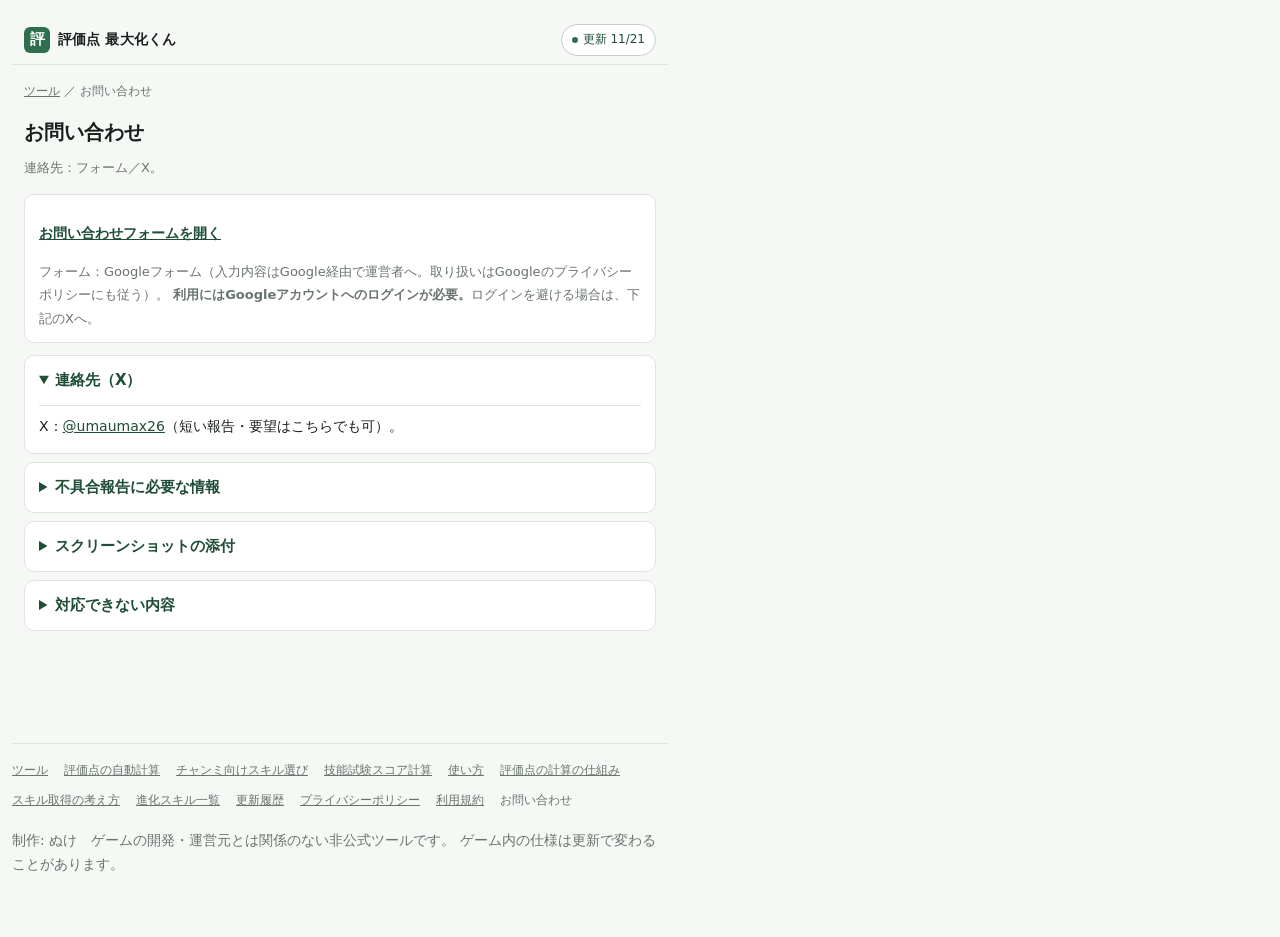
<file: contact.html>
<!DOCTYPE html>
<html lang="ja">
<head>
<meta charset="utf-8">
<meta name="viewport" content="width=device-width, initial-scale=1">
<link rel="icon" href="favicon.ico?v=2" sizes="any">
<link rel="apple-touch-icon" href="apple-touch-icon.png?v=2">
<title>お問い合わせ ― ウマ娘 評価点 最大化くん</title>
<meta name="description" content="スクリーンショットを選ぶだけで、所持スキルポイントの範囲で評価点が最大になるスキルの組み合わせを計算します。画像は端末外に送信しません。">
<meta property="og:type" content="website">
<meta property="og:site_name" content="ウマ娘 評価点 最大化くん">
<meta property="og:title" content="お問い合わせ ― ウマ娘 評価点 最大化くん">
<meta property="og:description" content="スキル獲得画面のスクショから、所持スキルPt内で評価点が最大になる組み合わせを算出します。">
<link rel="canonical" href="https://umax-tools.com/contact.html">
<meta property="og:url" content="https://umax-tools.com/contact.html">
<meta property="og:image" content="https://umax-tools.com/ogp.png?v=3">
<meta property="og:image:width" content="1200">
<meta property="og:image:height" content="630">
<meta name="twitter:card" content="summary_large_image">
<script async src="https://pagead2.googlesyndication.com/pagead/js/adsbygoogle.js?client=ca-pub-3369405192035986"
     crossorigin="anonymous"></script>
<link rel="stylesheet" href="docs.css">
<link rel="stylesheet" href="site.css?v=2">
</head>
<body>
<!-- site-header:start -->
<header class="siteHeader">
  <div class="siteHeader__inner">
    <a class="siteHeader__brand" href="index.html">
      <span class="siteHeader__mark" aria-hidden="true">評</span>
      <span class="siteHeader__name">評価点 最大化くん</span>
    </a>
    <a class="siteHeader__updates" href="updates.html">
      <span class="siteHeader__dot" aria-hidden="true"></span>更新 11/21
    </a>
  </div>
</header>
<!-- site-header:end -->
<div class="pageBody">
<!-- site-crumb:start -->
<p class="siteCrumb"><a href="index.html">ツール</a> ／ お問い合わせ</p>
<!-- site-crumb:end -->
<h1>お問い合わせ</h1>
<p class="quickNote">連絡先：フォーム／X。</p>

<div class="note">
  <p><a href="https://docs.google.com/forms/d/e/1FAIpQLSd9B-44yavuf1Ei0JsJphQnrPzdMWCpDyyV1uLbMeDt-DyFCg/viewform" rel="noopener noreferrer" target="_blank"><b>お問い合わせフォームを開く</b></a></p>
  <p style="font-size:13px;color:var(--muted);margin:8px 0 0">
    フォーム：Googleフォーム（入力内容はGoogle経由で運営者へ。取り扱いはGoogleのプライバシーポリシーにも従う）。
    <b>利用にはGoogleアカウントへのログインが必要。</b>ログインを避ける場合は、下記のXへ。</p>
</div>

<details class="foldBlock" open><summary>連絡先（X）</summary>
<p>X：<a href="https://x.com/umaumax26" rel="noopener noreferrer" target="_blank">@umaumax26</a>（短い報告・要望はこちらでも可）。</p>

</details>
<details class="foldBlock"><summary>不具合報告に必要な情報</summary>
<p>あると原因を特定しやすい情報（分かる範囲で可）：</p>
<ul>
  <li><b>端末</b>（例：iPhone 15、Pixel 8）と<b>ブラウザ</b>（Safari、Chrome など）</li>
  <li><b>画面の解像度</b>（読み取り失敗は、これが原因のことが多い）</li>
  <li>発生した手順と症状（読み取れない／結果がおかしい／画面が崩れる など）</li>
  <li>読み取り違いの場合：<b>正しいスキル名</b>と、表示された名前</li>
</ul>

</details>
<details class="foldBlock"><summary>スクリーンショットの添付</summary>
<div class="note">
  <p>添付対象：読み取りに失敗した画面（獲得画面の場合は前後の画面も）。添付があると原因の特定が早い。添付なしの報告も可。</p>
</div>
<p>添付時の注意：</p>
<ul>
  <li>Googleフォームの仕様：<b>利用にGoogleアカウントへのログインが必要</b>（添付の有無を問わない）。ログインを避ける場合は、上記のXへ。</li>
  <li>保存先：運営者のGoogleドライブ。<b>用途は不具合の調査のみ。調査終了後に削除</b>（遅くとも3か月以内）。第三者への提供なし。</li>
  <li>トレーナー名など写したくない部分：塗りつぶしてから添付。</li>
</ul>
<p>補足：<b>ツール本体は画像を送信しない</b>。添付はこのフォームだけの例外で、利用者の意思による場合に限る（<a href="privacy.html">プライバシーポリシー</a>）。</p>

</details>
<details class="foldBlock"><summary>対応できない内容</summary>
<ul>
  <li>ゲームの攻略に関する質問</li>
  <li>ゲームの不具合・アカウントに関する質問（本ツールは<b>非公式</b>で、ゲームの開発・運営元とは無関係。運営元へ本ツールの問い合わせをしないこと）</li>
</ul>

<p>返信は保証しない。受け取った内容は改善の参考にする。</p>

</details>
</div><!-- /pageBody -->
<!-- site-footer:start -->
<footer class="siteFooter">
  <div class="siteFooter__links">
    <a href="index.html">ツール</a>
    <a href="skill-score.html">評価点の自動計算</a>
    <a href="champions-meeting.html">チャンミ向けスキル選び</a>
    <a href="skill-exam.html">技能試験スコア計算</a>
    <a href="usage.html">使い方</a>
    <a href="scoring.html">評価点の計算の仕組み</a>
    <a href="strategy.html">スキル取得の考え方</a>
    <a href="evolutions.html">進化スキル一覧</a>
    <a href="updates.html">更新履歴</a>
    <a href="privacy.html">プライバシーポリシー</a>
    <a href="terms.html">利用規約</a>
    <span>お問い合わせ</span>
  </div>
  <p class="siteFooter__note">制作: ぬけ　ゲームの開発・運営元とは関係のない非公式ツールです。
  ゲーム内の仕様は更新で変わることがあります。</p>
</footer>
<!-- site-footer:end -->
</body>
</html>
</file>
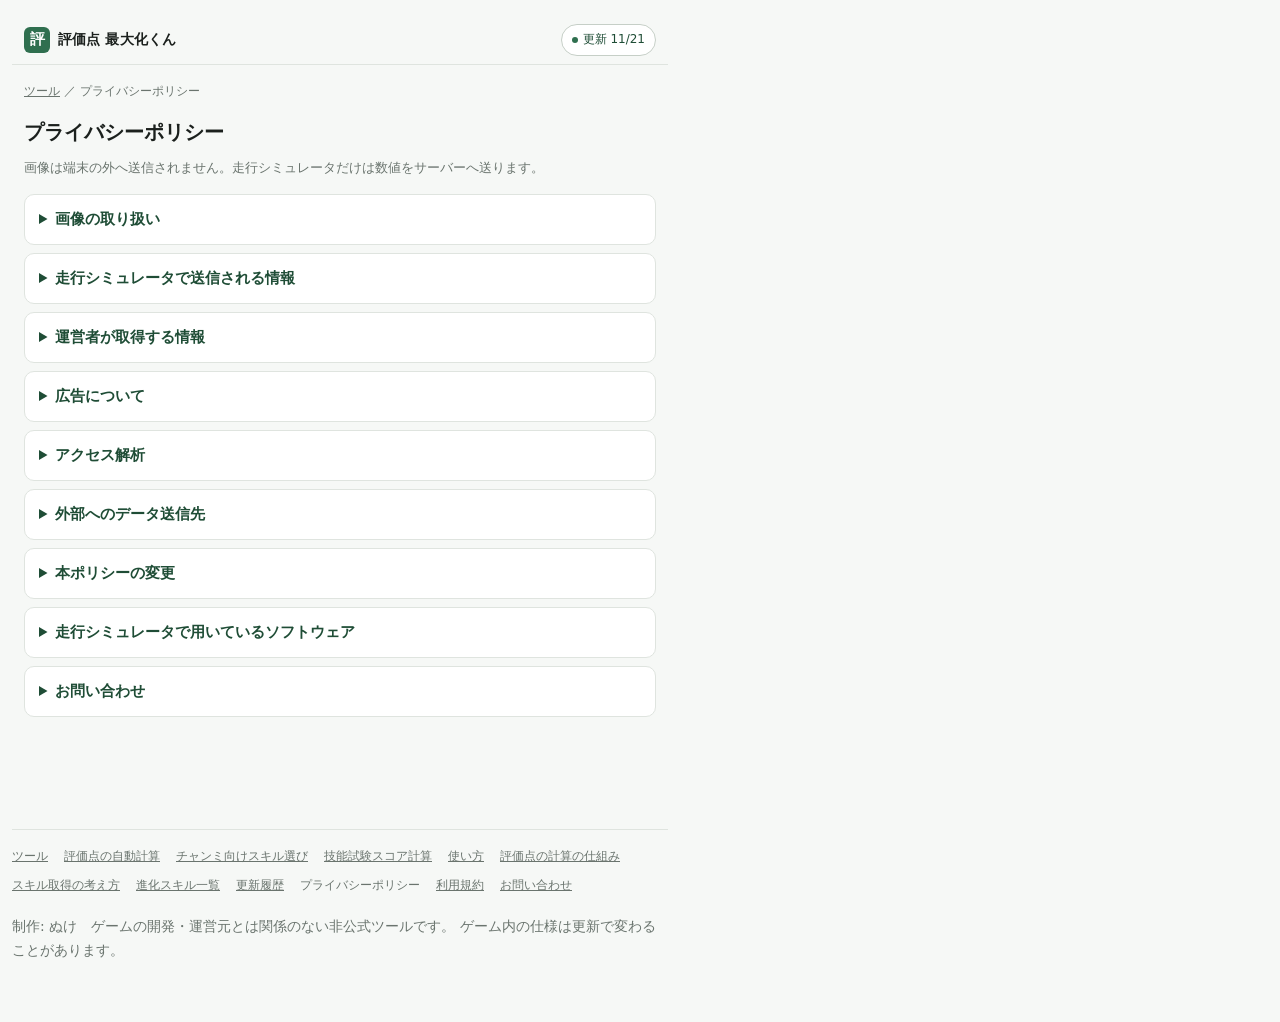
<file: privacy.html>
<!DOCTYPE html>
<html lang="ja">
<head>
<meta charset="utf-8">
<meta name="viewport" content="width=device-width, initial-scale=1">
<link rel="icon" href="favicon.ico?v=2" sizes="any">
<link rel="apple-touch-icon" href="apple-touch-icon.png?v=2">
<title>プライバシーポリシー ― ウマ娘 評価点 最大化くん</title>
<meta name="description" content="スクリーンショットを選ぶだけで、所持スキルポイントの範囲で評価点が最大になるスキルの組み合わせを計算します。画像は端末外に送信しません。">
<meta property="og:type" content="website">
<meta property="og:site_name" content="ウマ娘 評価点 最大化くん">
<meta property="og:title" content="プライバシーポリシー ― ウマ娘 評価点 最大化くん">
<meta property="og:description" content="スキル獲得画面のスクショから、所持スキルPt内で評価点が最大になる組み合わせを算出します。">
<link rel="canonical" href="https://umax-tools.com/privacy.html">
<meta property="og:url" content="https://umax-tools.com/privacy.html">
<meta property="og:image" content="https://umax-tools.com/ogp.png?v=3">
<meta property="og:image:width" content="1200">
<meta property="og:image:height" content="630">
<meta name="twitter:card" content="summary_large_image">
<script async src="https://pagead2.googlesyndication.com/pagead/js/adsbygoogle.js?client=ca-pub-3369405192035986"
     crossorigin="anonymous"></script>
<link rel="stylesheet" href="docs.css">
<link rel="stylesheet" href="site.css?v=2">
</head>
<body>
<!-- site-header:start -->
<header class="siteHeader">
  <div class="siteHeader__inner">
    <a class="siteHeader__brand" href="index.html">
      <span class="siteHeader__mark" aria-hidden="true">評</span>
      <span class="siteHeader__name">評価点 最大化くん</span>
    </a>
    <a class="siteHeader__updates" href="updates.html">
      <span class="siteHeader__dot" aria-hidden="true"></span>更新 11/21
    </a>
  </div>
</header>
<!-- site-header:end -->
<div class="pageBody">
<!-- site-crumb:start -->
<p class="siteCrumb"><a href="index.html">ツール</a> ／ プライバシーポリシー</p>
<!-- site-crumb:end -->
<h1>プライバシーポリシー</h1>
<p class="quickNote">画像は端末の外へ送信されません。走行シミュレータだけは数値をサーバーへ送ります。</p>

<details class="foldBlock"><summary>画像の取り扱い</summary>
<div class="note">
  <p>本ツールに読み込ませたスクリーンショットは、<b>お使いのブラウザの中だけで処理され、外部へ送信も保存もされません。</b>
  ページを閉じた時点で破棄されます。</p>
</div>
<p>本ツールは画像の解析をすべてブラウザ内で行います。運営者が通信を受け取る仕組みは存在せず、
運営者が画像を見ることはできません。</p>
<p>ページが行う通信は次の2つだけです。どちらにも、利用者が読み込んだ画像は含まれません。</p>
<ul>
  <li>ツール自身の動作に必要なデータ（スキルの一覧と文字の照合用データ）を同じサーバーから読み込む通信</li>
  <li>広告配信（Google AdSense）のためにGoogleへ接続する通信（下記3項）</li>
  <li>「走行シミュレータ」を使ったときに計算用サーバーへ接続する通信（下記2項）</li>
</ul>
<p>例外は<a href="contact.html">お問い合わせ</a>フォームです。利用者がご自身の意思で
スクリーンショットを添付された場合に限り、その画像は運営者に届きます。添付は任意で、
添付しなくてもお問い合わせできます。受け取った画像は<b>不具合の調査にのみ使用し、
調査が終わり次第削除します</b>（遅くとも3か月以内）。第三者へ提供することはありません。</p>

</details>
<details class="foldBlock"><summary>走行シミュレータで送信される情報</summary>
<p>「走行シミュレータ」タブを使って計算を実行したときに限り、次の情報が計算用サーバー
（Cloudflare Workers）へ送信されます。</p>
<ul>
  <li>選んだレース（コースの識別番号）</li>
  <li>入力したステータスの数値（スピード・スタミナ・パワー・根性・賢さ）</li>
  <li>脚質・適性・やる気・バ場状態・残りスキルポイント</li>
  <li>計算対象とするスキルの識別番号と必要ポイント</li>
</ul>
<div class="note">
  <p><b>スクリーンショットは送信しません。</b>送るのは上記の数値と識別番号だけです。
  氏名・メールアドレス等の個人情報は含まれません。</p>
</div>
<p>計算はサーバー側で行い、結果だけがブラウザへ返されます。この方式を採っているのは、
計算に用いるプログラムの利用条件（GPL）と、計算量の都合によるものです（下記8項）。</p>
<p>送信された数値は計算のためだけに使い、運営者が内容を保存・閲覧する仕組みは設けていません。
ただしサーバー事業者（Cloudflare, Inc.）が、サーバーの運用のためにアクセス日時・IPアドレス等を
記録する場合があります。これらは同事業者のプライバシーポリシーに従って扱われます。</p>
<p>この機能を使わなければ、この送信は発生しません。</p>

</details>
<details class="foldBlock"><summary>運営者が取得する情報</summary>
<p>運営者は、氏名・メールアドレス・アカウント情報などの個人情報を取得しません。
入力フォームや会員登録の仕組みを設けていません。</p>
<p>ただしホスティング事業者（GitHub Pages（GitHub, Inc.））が、サーバーの運用のために
アクセス日時・IPアドレス・ブラウザの種類などを記録する場合があります。これらは
同事業者のプライバシーポリシーに従って扱われます。</p>

</details>
<details class="foldBlock"><summary>広告について</summary>
<p>本サイトは第三者配信の広告サービス「Google AdSense」を導入しています。
現在は審査中のため広告が表示されないことがありますが、<b>審査中も広告配信用のプログラムは読み込まれ、
Googleへの通信が発生します。</b></p>
<ul>
  <li>広告配信事業者は、ユーザーの興味に応じた広告を表示するためにCookieを使用する場合があります。</li>
  <li>Cookieを無効にする方法や、Googleのパーソナライズ広告を無効にする方法は、
      <a href="https://policies.google.com/technologies/ads" rel="noopener noreferrer" target="_blank">Googleの広告に関するポリシー</a>
      で確認できます。</li>
  <li>広告配信のためにCookieが使われる場合でも、<b>本ツールに読み込ませた画像が広告事業者へ渡ることはありません。</b></li>
  <li>欧州経済領域・英国・スイスからアクセスされる場合は、Cookieの使用について事前に同意を求めます。</li>
</ul>

</details>
<details class="foldBlock"><summary>アクセス解析</summary>
<p>アクセス解析ツールは利用していません。導入する場合は、事業者名とCookieの使用について
このページに記載します。</p>

</details>
<details class="foldBlock"><summary>外部へのデータ送信先</summary>
<ul>
  <li>Google（広告配信のため。アクセス日時・IPアドレス・ブラウザの種類など、
      広告の表示に伴って一般に送信される情報）</li>
  <li>Google（<a href="contact.html">お問い合わせ</a>フォームの提供のため。フォームに入力した内容と、
      任意で添付されたスクリーンショット）</li>
  <li>Cloudflare, Inc.（走行シミュレータの計算のため。上記2項に挙げた数値と識別番号。
      <b>この機能を使ったときのみ</b>）</li>
</ul>
<p>上記以外へのデータ送信はありません。<b>読み込んだスクリーンショットは、
お問い合わせフォームにご自身で添付された場合を除き、いずれの送信先にも渡りません。</b></p>

</details>
<details class="foldBlock"><summary>本ポリシーの変更</summary>
<p>内容を変更する場合は、このページを更新します。重要な変更の際は、更新日を改めて記載します。</p>

</details>
<details class="foldBlock"><summary>走行シミュレータで用いているソフトウェア</summary>
<p>走行シミュレータの計算には、<a href="https://github.com/alpha123/uma-skill-tools" rel="noopener">uma-skill-tools</a>
（作者: pecan）を用いています。同ソフトウェアは GNU General Public License version 3 の下で公開されています。</p>
<p>当サイトでは同ソフトウェアを<b>サーバー上で実行し、計算結果のみを配信</b>しています。
プログラム自体を利用者へ配布していないため、GPLの定める頒布には該当しません。
同ライセンスの全文は <a href="https://www.gnu.org/licenses/gpl-3.0.html" rel="noopener">GNU の公式サイト</a>で参照できます。</p>
<p>コースの形状やスキルの効果量といったゲーム内の数値は、ゲームの開発・運営元に権利があります。
当サイトは非公式であり、開発・運営元とは関係ありません。</p>

</details>
<details class="foldBlock"><summary>お問い合わせ</summary>
<p><a href="contact.html">お問い合わせページ</a>からご連絡ください。</p>

</details>
</div><!-- /pageBody -->
<!-- site-footer:start -->
<footer class="siteFooter">
  <div class="siteFooter__links">
    <a href="index.html">ツール</a>
    <a href="skill-score.html">評価点の自動計算</a>
    <a href="champions-meeting.html">チャンミ向けスキル選び</a>
    <a href="skill-exam.html">技能試験スコア計算</a>
    <a href="usage.html">使い方</a>
    <a href="scoring.html">評価点の計算の仕組み</a>
    <a href="strategy.html">スキル取得の考え方</a>
    <a href="evolutions.html">進化スキル一覧</a>
    <a href="updates.html">更新履歴</a>
    <span>プライバシーポリシー</span>
    <a href="terms.html">利用規約</a>
    <a href="contact.html">お問い合わせ</a>
  </div>
  <p class="siteFooter__note">制作: ぬけ　ゲームの開発・運営元とは関係のない非公式ツールです。
  ゲーム内の仕様は更新で変わることがあります。</p>
</footer>
<!-- site-footer:end -->
</body>
</html>
</file>
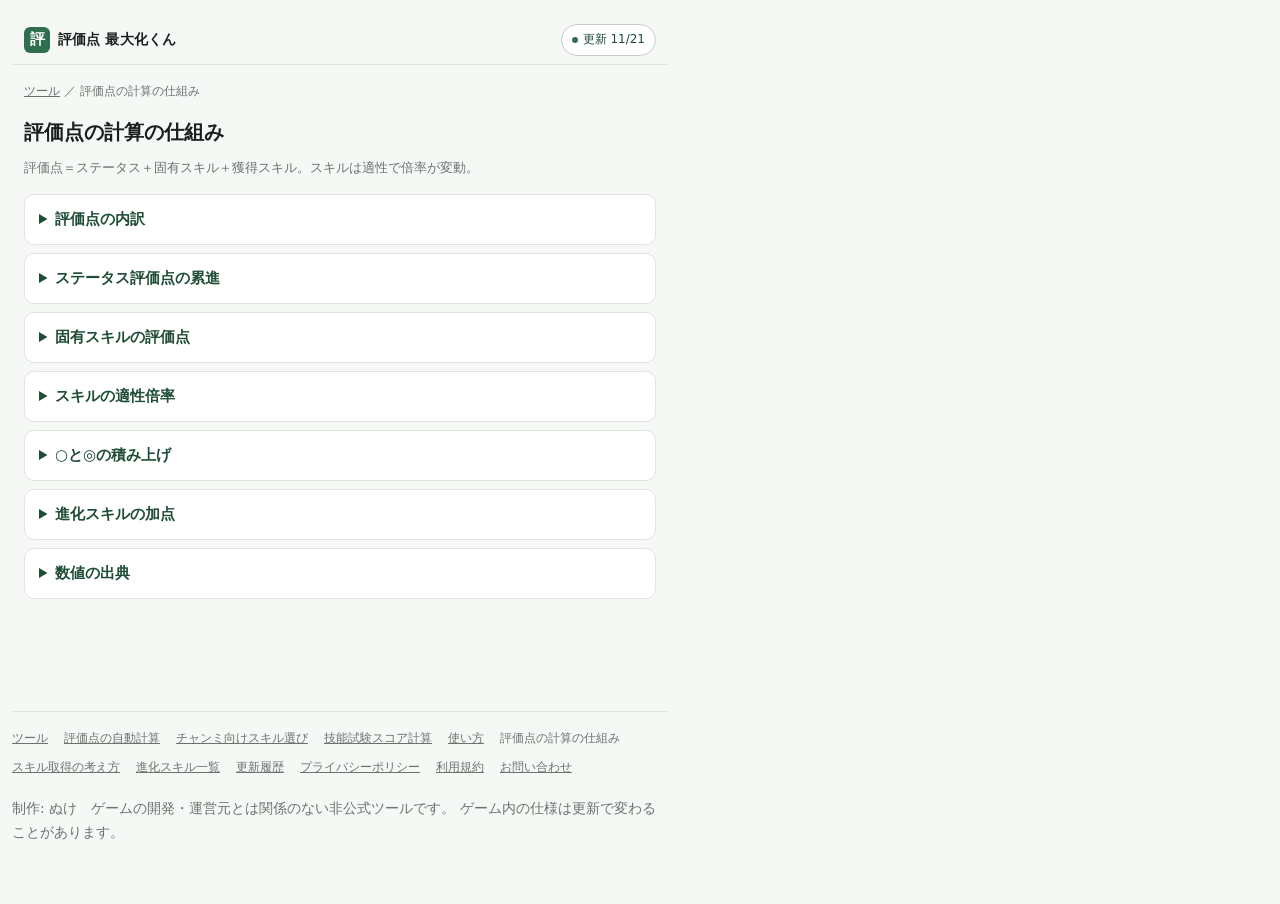
<file: scoring.html>
<!DOCTYPE html>
<html lang="ja">
<head>
<meta charset="utf-8">
<meta name="viewport" content="width=device-width, initial-scale=1">
<link rel="icon" href="favicon.ico?v=2" sizes="any">
<link rel="apple-touch-icon" href="apple-touch-icon.png?v=2">
<title>評価点の計算の仕組み ― ウマ娘 評価点 最大化くん</title>
<meta name="description" content="ウマ娘の評価点がどう決まるかを、ステータス・固有スキル・獲得スキルの3要素に分けて説明します。ステータスは上げるほど1あたりの評価点が増える累進構造です。">
<meta property="og:type" content="article">
<meta property="og:site_name" content="ウマ娘 評価点 最大化くん">
<meta property="og:title" content="評価点の計算の仕組み">
<meta property="og:description" content="評価点はステータス・固有スキル・獲得スキルの合計。ステータスの累進構造と、スキルの適性倍率・積み上げ式を数値で説明します。">
<link rel="canonical" href="https://umax-tools.com/scoring.html">
<meta property="og:url" content="https://umax-tools.com/scoring.html">
<meta property="og:image" content="https://umax-tools.com/ogp.png?v=3">
<meta property="og:image:width" content="1200">
<meta property="og:image:height" content="630">
<meta name="twitter:card" content="summary_large_image">
<script async src="https://pagead2.googlesyndication.com/pagead/js/adsbygoogle.js?client=ca-pub-3369405192035986"
     crossorigin="anonymous"></script>
<link rel="stylesheet" href="docs.css">
<link rel="stylesheet" href="site.css?v=2">
</head>
<body>
<!-- site-header:start -->
<header class="siteHeader">
  <div class="siteHeader__inner">
    <a class="siteHeader__brand" href="index.html">
      <span class="siteHeader__mark" aria-hidden="true">評</span>
      <span class="siteHeader__name">評価点 最大化くん</span>
    </a>
    <a class="siteHeader__updates" href="updates.html">
      <span class="siteHeader__dot" aria-hidden="true"></span>更新 11/21
    </a>
  </div>
</header>
<!-- site-header:end -->
<div class="pageBody">
<!-- site-crumb:start -->
<p class="siteCrumb"><a href="index.html">ツール</a> ／ 評価点の計算の仕組み</p>
<!-- site-crumb:end -->
<h1>評価点の計算の仕組み</h1>
<p class="quickNote">評価点＝ステータス＋固有スキル＋獲得スキル。スキルは適性で倍率が変動。</p>

<details class="foldBlock"><summary>評価点の内訳</summary>
<p>内訳：次の3つの合計のみ。</p>
<ul>
  <li><b>ステータス評価点</b> … スピード・スタミナ・パワー・根性・賢さの5つを、点数に換算した合計</li>
  <li><b>固有スキルの評価点</b> … 固有スキルLv × 170</li>
  <li><b>獲得スキルの評価点</b> … 取得したスキル1つずつの点数の合計</li>
</ul>
<p>育成終盤に動かせる要素：主に<b>獲得スキル</b>（ステータスはトレーニングの積み重ね、固有スキルLvも育成中に確定）。残りスキルPtの使い道が、評価点の最終調整。</p>

</details>
<details class="foldBlock"><summary>ステータス評価点の累進</summary>
<p>特徴：ステータスが高いほど、<b>1当たりの評価点が増加</b>。同じ「100上げる」でも、低い段階と高い段階で価値が大きく異なる。</p>

<h3>ステータス値と評価点の対応</h3>
<div class="tableWrap">
<table>
  <tr><th>ステータス値</th><th class="num">評価点</th><th class="num">直前の100で増えた分</th></tr>
  <tr><td>100</td><td class="num">66</td><td class="num">―</td></tr>
  <tr><td>300</td><td class="num">352</td><td class="num">+171</td></tr>
  <tr><td>600</td><td class="num">1,143</td><td class="num">+296</td></tr>
  <tr><td>900</td><td class="num">2,209</td><td class="num">+401</td></tr>
  <tr><td>1200</td><td class="num">3,841</td><td class="num">+670</td></tr>
  <tr><td>1500</td><td class="num">6,773</td><td class="num">+1,108</td></tr>
  <tr><td>1800</td><td class="num">10,884</td><td class="num">+1,501</td></tr>
  <tr><td>2100</td><td class="num">16,125</td><td class="num">+1,845</td></tr>
  <tr><td>2400</td><td class="num">21,900</td><td class="num">+1,965</td></tr>
</table>
</div>
<p>比較：200→300は171点、2300→2400は1,965点。同じ100で<b>11倍以上</b>の差。</p>

<h3>1だけ上げたときの増え方</h3>
<div class="tableWrap">
<table>
  <tr><th>ステータス</th><th class="num">1増やすと</th></tr>
  <tr><td>600 → 601</td><td class="num">+3</td></tr>
  <tr><td>1200 → 1201</td><td class="num">+8</td></tr>
  <tr><td>1800 → 1801</td><td class="num">+16</td></tr>
  <tr><td>2000 → 2001</td><td class="num">+18</td></tr>
  <tr><td>2400 → 2401</td><td class="num">+20</td></tr>
</table>
</div>
<p>1上げる価値も、ステータスが高いほど大。</p>

</details>
<details class="foldBlock"><summary>固有スキルの評価点</summary>
<p>式：<b>固有スキルLv × 170</b>（Lv1＝170点、Lv6＝1,020点）。単純な比例で、条件・倍率なし。</p>

</details>
<details class="foldBlock"><summary>スキルの適性倍率</summary>
<p>スキルの発動条件（「中距離」「先行」など）に対する<b>適性ランクで点数が変動</b>。同じスキルでも、ウマ娘の適性次第で評価点が異なる。</p>

<div class="tableWrap">
<table>
  <tr><th>適性ランク</th><th class="num">倍率</th></tr>
  <tr><td>S・A</td><td class="num">1.1倍</td></tr>
  <tr><td>B・C</td><td class="num">0.9倍</td></tr>
  <tr><td>D・E・F</td><td class="num">0.8倍</td></tr>
  <tr><td>G</td><td class="num">0.7倍</td></tr>
</table>
</div>

<p>条件が複数のスキル：条件ごとの倍率を<b>掛け合わせ</b>。例：「先行・中距離」＝先行の倍率 × 中距離の倍率。両方A＝1.1×1.1＝1.21倍、両方G＝0.7×0.7＝0.49倍で、<b>2.5倍近い開き</b>。</p>

<div class="note">
  <p>芝・ダートの適性：倍率に<b>影響なし</b>。効くのは距離適性と脚質適性だけ。</p>
</div>

<h3>複数条件の読み分け</h3>
<p>「先行または差し」型（どちらかを満たせばよい）：<b>良い方の適性を使用</b>。先行A・差しCなら、Aの1.1倍。</p>
<p>「先行かつ中距離」型（両方必要）：両方の倍率を乗算。どちらの型かは、スキル説明文の＜＞内の区切りで判別。</p>

</details>
<details class="foldBlock"><summary>○と◎の積み上げ</summary>
<p>「中距離直線○」と「中距離直線◎」のような上位・下位のスキル：点数は独立でなく、<b>◎の点数は○を含んだ合計値</b>。</p>

<div class="tableWrap">
<table>
  <tr><th>スキル</th><th class="num">合計点</th><th class="num">○から増える分</th></tr>
  <tr><td>中距離直線○</td><td class="num">217</td><td class="num">217</td></tr>
  <tr><td>中距離直線◎</td><td class="num">262</td><td class="num">45</td></tr>
</table>
</div>

<p>○取得済みで◎を取る場合：増加は差分の<b>45点のみ</b>。◎の表示だけで262点増と見ると、大きく見誤る。</p>

</details>
<details class="foldBlock"><summary>進化スキルの加点</summary>
<p>条件を満たした金スキル：取得時に自動で進化。<b>進化のスキルPtは不要</b>で、評価点だけが上昇。</p>
<p>例：「シンギュラリティ」（461点）→「ラプラスの悪魔」（508点）。同じ120Ptで47点増。進化できるスキルはウマ娘・シナリオごとに異なるため、事前の把握が必要。</p>

</details>
<details class="foldBlock"><summary>数値の出典</summary>
<p>本ページの数値：ツールの計算で使用している値。ステータスの換算は外部の参照値（100→66点、600→1,143点、1000→2,635点、1100→3,171点、1200→3,841点）と一致を確認済み。</p>
<p>注意：<b>ゲームの更新で仕様が変わる可能性あり</b>。表示が食い違う場合はゲーム側が正。気づいた点は<a href="contact.html">お問い合わせ</a>へ。</p>

<div class="note">
  <p>ここまでの計算の自動化：<a href="index.html">ツール本体</a>（獲得画面のスクリーンショットから、所持Ptで評価点が最大になる組み合わせを算出）。</p>
</div>

</details>
</div><!-- /pageBody -->
<!-- site-footer:start -->
<footer class="siteFooter">
  <div class="siteFooter__links">
    <a href="index.html">ツール</a>
    <a href="skill-score.html">評価点の自動計算</a>
    <a href="champions-meeting.html">チャンミ向けスキル選び</a>
    <a href="skill-exam.html">技能試験スコア計算</a>
    <a href="usage.html">使い方</a>
    <span>評価点の計算の仕組み</span>
    <a href="strategy.html">スキル取得の考え方</a>
    <a href="evolutions.html">進化スキル一覧</a>
    <a href="updates.html">更新履歴</a>
    <a href="privacy.html">プライバシーポリシー</a>
    <a href="terms.html">利用規約</a>
    <a href="contact.html">お問い合わせ</a>
  </div>
  <p class="siteFooter__note">制作: ぬけ　ゲームの開発・運営元とは関係のない非公式ツールです。
  ゲーム内の仕様は更新で変わることがあります。</p>
</footer>
<!-- site-footer:end -->
</body>
</html>
</file>
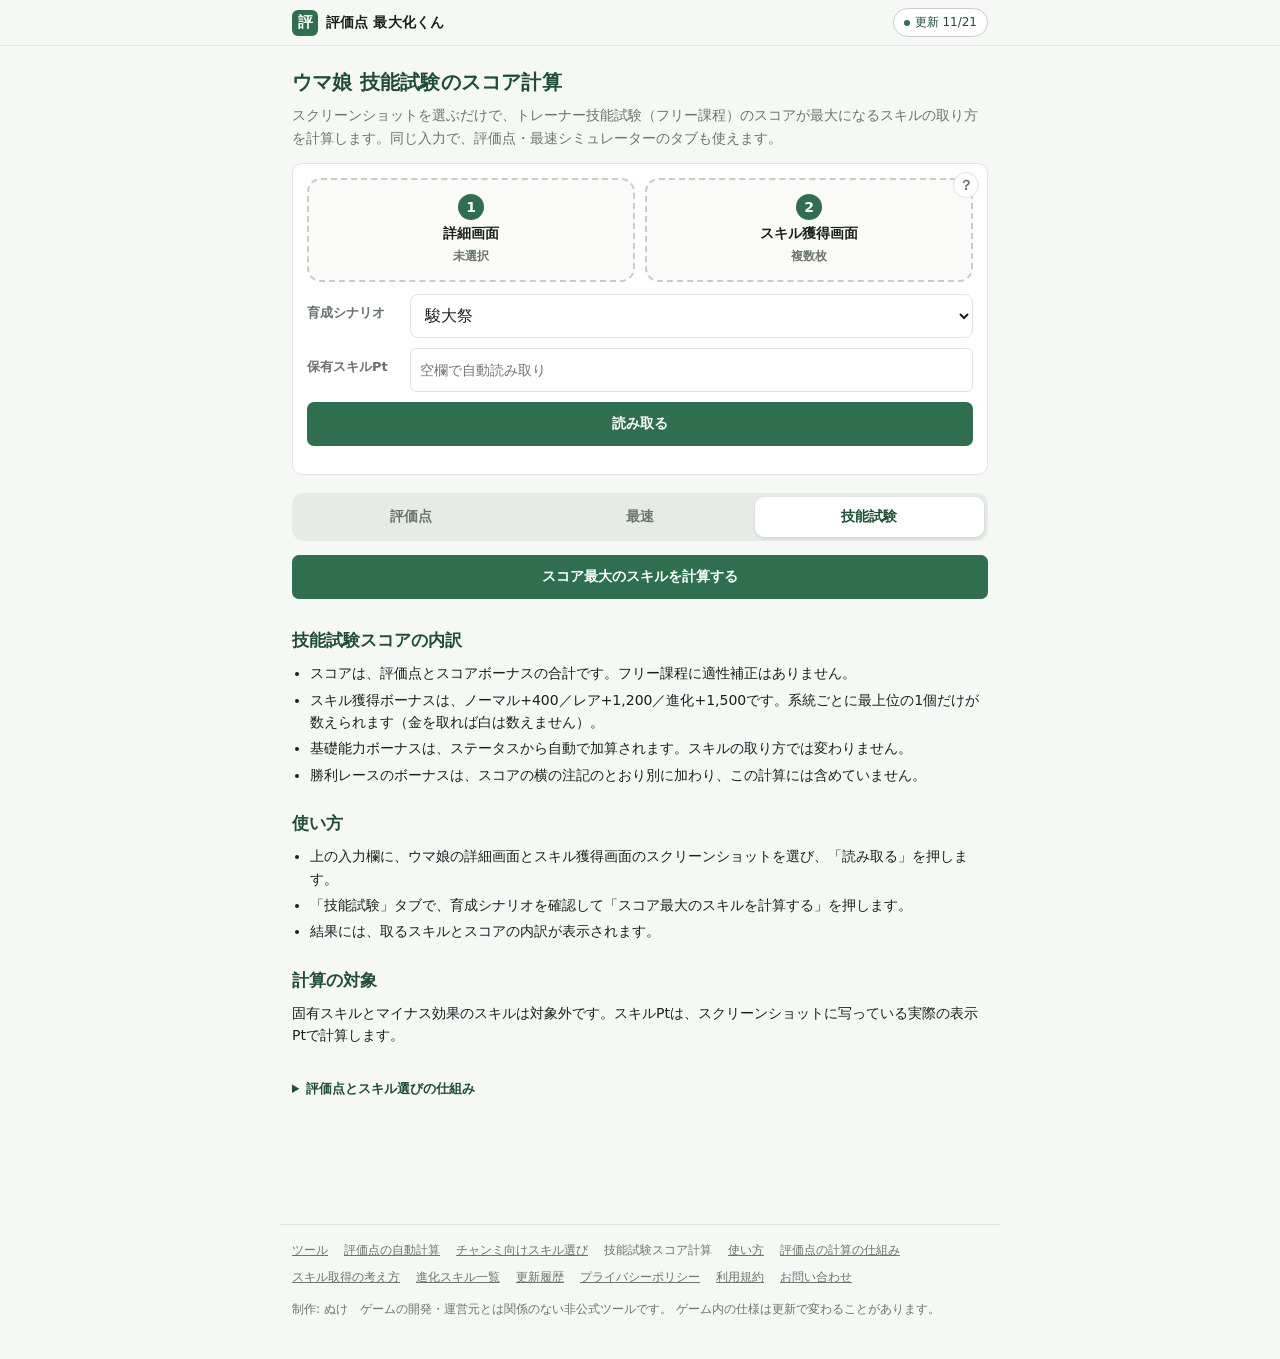
<file: skill-exam.html>
﻿<!DOCTYPE html>
<html lang="ja">
<head>
<meta charset="utf-8">
<meta name="color-scheme" content="light">
<meta name="viewport" content="width=device-width, initial-scale=1, viewport-fit=cover">
<link rel="icon" href="favicon.ico?v=2" sizes="any">
<link rel="apple-touch-icon" href="apple-touch-icon.png?v=2">
<title>ウマ娘 技能試験のスコア計算｜スキルの取り方を自動で最大化｜評価点 最大化くん</title>
<meta name="description" content="ウマ娘のトレーナー技能試験（フリー課程）で、スコアが最大になるスキルの取り方をスクショから計算。評価点・最速シミュレーターも同じ入力で使えます。">
<meta property="og:type" content="website">
<meta property="og:site_name" content="ウマ娘 評価点 最大化くん">
<meta property="og:title" content="ウマ娘 技能試験のスコア計算">
<meta property="og:description" content="スクショから、トレーナー技能試験（フリー課程）のスコアが最大になるスキルの取り方を計算します。">
<link rel="canonical" href="https://umax-tools.com/skill-exam.html">
<meta property="og:url" content="https://umax-tools.com/skill-exam.html">
<meta property="og:image" content="https://umax-tools.com/ogp.png?v=3">
<meta property="og:image:width" content="1200">
<meta property="og:image:height" content="630">
<meta name="twitter:card" content="summary_large_image">
<script async src="https://pagead2.googlesyndication.com/pagead/js/adsbygoogle.js?client=ca-pub-3369405192035986"
     crossorigin="anonymous"></script>
<style>
  :root {
    color-scheme: light;   /* 暗い配色の端末で背景だけ暗く文字が黒のまま残るのを防ぐ */
    --accent: #2f6f4f;
    --accent-dark: #1f4d36;
    --bg: #f7f8f6;
    --card-bg: #ffffff;
    --border: #dcdfda;
    --text: #1e2321;
    --muted: #6b7570;
    --warn: #9a6b12;
    --warn-bg: #fdf3df;
  }
  * { box-sizing: border-box; }
  /* 余白と最大幅は .pageBody（site.css）が持つ。
     ヘッダーを画面幅いっぱいに出すため、body 側では絞らない。 */
  body { line-height: 1.6; background: var(--bg); color: var(--text); }
  .pageBody { padding-bottom: 80px; }
  /* スマホ運用が前提。入力欄は16px未満だとiOSが焦点時に拡大するので下げない。
     タップ目標は44px以上を確保する。 */
  input, select, button { font-size: 16px; font-family: inherit; }
  input[type="text"], input[type="number"], select { min-height: 44px; padding: 8px 10px;
    border: 1px solid var(--border); border-radius: 8px; background: #fff; color: var(--text); }
  input[type="file"] { width: 100%; }
  /* ヘッダーにもサイト名が出るため、h1 は「何をする画面か」を示す役に回す。
     同じ大きさで2度出すと、どちらを読めばよいのか分からなくなる。 */
  h1 { font-size: 19px; margin: 0 0 6px; letter-spacing: .01em; }

  /* スクショの入力。2つの選択と実行ボタンを1枚のカードに収める。 */
  .inputCard { padding: 4px 16px 14px; }
  .inputRow { padding: 10px 0; border-bottom: 1px solid var(--border); }
  .inputRow label { margin-bottom: 6px; }
  .inputCard #runButton { width: 100%; margin-top: 14px; }
  .inputCard #sharedNote { margin: 8px 0 0; font-size: 12px; }

  .lead { color: var(--muted); font-size: 13px; margin: 0 0 20px; }
  /* 既定の青リンクは緑基調の中で浮くので、アクセント色に寄せる。 */
  .lead a { color: var(--accent-dark); }
  section {
    margin-bottom: 16px; padding: 14px 16px;
    background: var(--card-bg); border: 1px solid var(--border); border-radius: 10px;
  }
  label { display: block; font-weight: 600; margin-bottom: 6px; font-size: 14px; }
  .hint { font-size: 12px; color: var(--muted); margin-bottom: 8px; }
  input[type="file"], input[type="number"], input[type="text"] {
    width: 100%; padding: 7px 9px; font-size: 14px;
    border: 1px solid var(--border); border-radius: 6px; background: #fff; color: var(--text);
  }
  button {
    padding: 9px 22px; font-size: 14px; font-weight: 600; cursor: pointer;
    min-height: 44px;
    background: var(--accent); color: #fff; border: none; border-radius: 7px;
  }
  button:hover { background: var(--accent-dark); }
  button.secondary {
    background: #fff; color: var(--accent-dark); border: 1px solid var(--accent);
    padding: 5px 12px; font-weight: 600; font-size: 12px;
  }
  button.secondary:hover { background: #eef5f0; }
  button:disabled { background: #b9bfba; cursor: not-allowed; }

  #status { margin: 14px 0; font-weight: 600; font-size: 13px; color: var(--muted); }
  #progressBar { height: 6px; border-radius: 3px; background: var(--border); overflow: hidden; margin-top: 6px; display: none; }
  #progressBar .fill { height: 100%; width: 0%; background: var(--accent); transition: width .15s; }

  #resultList { border-collapse: collapse; width: 100%; margin-top: 8px; }
  #resultList td, #resultList th {
    border-bottom: 1px solid var(--border); padding: 6px 8px; font-size: 13px; text-align: left;
  }
  #resultList th { color: var(--muted); font-weight: 600; font-size: 12px; }
  #resultList tr:last-child td { border-bottom: none; }

  .warn { color: var(--warn); background: var(--warn-bg); border-radius: 6px; padding: 8px 10px; margin-top: 8px; font-size: 13px; }
  .summary { font-size: 19px; font-weight: 700; margin: 4px 0 2px; }
  .scoreBreakdown { border-collapse: collapse; width: 100%; margin: 0; }
  .scoreBreakdown td { padding: 7px 4px; border-bottom: 1px solid var(--border); font-size: 14px; }
  .scoreBreakdown td:last-child { text-align: right; font-weight: 600; white-space: nowrap; }
  .scoreBreakdown tr:last-child td { border-bottom: 0; }
  .scoreBreakdown tr.subRow td { color: var(--muted); font-size: 13px; padding-top: 0; }
  .scoreCard { background: var(--card-bg); border: 1px solid var(--border); border-radius: 12px;
    padding: 14px 14px 8px; margin: 4px 0 12px; }
  .scoreCard .scoreLabel { font-size: 12px; color: var(--muted); font-weight: 600; }
  .scoreCard .scoreValue { font-size: 32px; font-weight: 800; color: var(--accent-dark); line-height: 1.2; }
  .scoreCard .scoreSub { font-size: 12px; color: var(--muted); margin-bottom: 8px; }
  .scoreCard .rankChip { display: inline-block; margin-left: 8px; padding: 1px 10px; border-radius: 999px; vertical-align: middle;
    background: var(--accent); color: #fff; font-size: 13px; font-weight: 700; }
  .scoreCard .valueNote { margin-left: 6px; font-size: 12px; font-weight: 600; color: var(--muted); white-space: nowrap; }
  .planList .evoTag { display: inline-block; margin-left: 6px; padding: 0 6px; border-radius: 4px; vertical-align: 1px;
    background: #eaf1ec; color: var(--accent-dark); font-size: 11px; font-weight: 700; }
  .planList { border-collapse: collapse; width: 100%; }
  .planList th { color: var(--muted); font-weight: 600; font-size: 12px; text-align: left; padding: 6px 4px; }
  .planList td { padding: 8px 4px; border-top: 1px solid var(--border); vertical-align: top; }
  .planList .skillName { font-weight: 600; }
  .planList .skillBreakdown { font-size: 12px; color: var(--muted); }
  .planList .skillBreakdown b { color: var(--accent-dark); font-weight: 700; }
  .planList td.num { text-align: right; white-space: nowrap; font-variant-numeric: tabular-nums; }
  .planList td.gain { font-weight: 700; color: var(--accent-dark); }
  .summary .sub { font-size: 13px; font-weight: 500; color: var(--muted); }

  .ambigRow {
    display: flex; gap: 12px; align-items: center;
    padding: 10px 0; border-bottom: 1px solid var(--border);
  }
  .ambigRow:last-child { border-bottom: none; }
  .ambigRow .thumb {
    width: 160px; height: 34px; object-fit: contain; object-position: left center;
    background: #fafafa; border: 1px solid var(--border); border-radius: 4px; flex-shrink: 0;
  }
  .ambigRow .fields { display: flex; flex-wrap: wrap; gap: 6px; align-items: center; flex: 1; }
  .ambigRow input[type="text"] { width: 180px; }
  .ambigRow input[type="number"] { width: 80px; }
  .ambigRow .applied { color: var(--accent-dark); font-size: 12px; font-weight: 600; }

  /* 認識結果の確認・修正。スマホの幅（375px）で横スクロールが出ないよう、
     1行を「アイコン＋名前画像」「名前入力」「SP・タグ・削除」の3段に折り返す。 */
  /* 既定で畳む。section と同じ見た目にし、見出し行がそのまま開閉ボタンになる。 */
  .fixPanel {
    margin-bottom: 16px; padding: 14px 16px;
    background: var(--card-bg); border: 1px solid var(--border); border-radius: 10px;
  }
  .fixHead {
    display: flex; align-items: center; gap: 8px; flex-wrap: wrap;
    cursor: pointer; min-height: 44px; list-style: none;
  }
  .fixHead::-webkit-details-marker { display: none; }
  .fixHead .chev {
    flex: 0 0 auto; color: var(--accent); font-size: 12px;
    transform: rotate(-90deg); transition: transform .15s;
  }
  .fixPanel[open] .fixHead .chev { transform: none; }
  .fixPanel[open] .fixHead { margin-bottom: 2px; }
  .fixHead .title { font-weight: 700; }
  .fixHead .count { font-size: 12px; color: var(--muted); }
  .fixWarn { color: #b3261e; font-weight: 600; }
  .fixRow {
    display: flex; flex-direction: column; gap: 6px;
    padding: 10px 0; border-bottom: 1px solid var(--border);
  }
  .fixRow:last-of-type { border-bottom: none; }
  .fixRow.needsFix { background: #fdf6ec; }
  .fixRow.removed { opacity: .4; }
  .fixRow.removed input { text-decoration: line-through; }
  .fixBottom { display: flex; align-items: center; gap: 8px; }
  /* 上段は3列固定。タグの有無で名前画像の枠幅が変わると、行ごとに縮小率が
     変わって右端が不揃いに見えるため、タグが無い行でも列幅を確保する。 */
  .fixTop {
    display: grid; grid-template-columns: 40px minmax(0, 1fr) 56px;
    align-items: center; gap: 8px;
  }
  .fixTags { display: flex; flex-wrap: wrap; gap: 3px; justify-content: flex-end; }
  .fixRow .icon {
    width: 40px; height: 40px; border-radius: 8px;
    background: #fafafa; border: 1px solid var(--border);
  }
  /* 高さは画像本来の縦横比に任せる。CSSに比を焼き込むと、切り出し高さが
     変わった端末で画像が縦に潰れる。 */
  .fixRow .thumb {
    width: 100%; height: auto; display: block;
    background: #fafafa; border: 1px solid var(--border); border-radius: 4px;
  }
  .fixRow span.thumb { height: 24px; }
  .fixRow .thumb.missing { background: repeating-linear-gradient(45deg,#f6f6f4,#f6f6f4 5px,#eeefec 5px,#eeefec 10px); }
  /* 名前欄が伸縮側。SPと削除は固定幅にして、狭い画面でも1行に収める。 */
  .fixRow input[type="text"] { flex: 1 1 auto; width: auto; min-width: 0; }
  .fixRow input[type="number"] { flex: 0 0 72px; width: 72px; text-align: right; }
  .fixRow .tag { font-size: 11px; white-space: nowrap; color: var(--muted); border: 1px solid var(--border); border-radius: 99px; padding: 2px 8px; }
  /* 「要確認」だけは他のタグと同じ灰色にしない。見出しの件数と行を突き合わせる目印になる。 */
  .fixRow .tag.attention { color: #b3261e; border-color: #e3b4b4; background: #fdecec; font-weight: 700; }
  .altHint { display: flex; align-items: center; gap: 6px; font-size: 12px; color: var(--muted); flex-wrap: wrap; }
  .fixRow .del {
    flex: 0 0 auto; min-height: 44px; padding: 0 10px;
    background: none; border: 1px solid var(--border); color: var(--muted); font-size: 13px;
  }
  .fixRow .del:hover { background: #fdecec; border-color: #e3b4b4; color: #b3261e; }
  /* サンプル実行ボタン。スクショを持たない訪問者が最初に触る導線なので、
     入力欄より前・見出しの直下に置く。 */
  /* タブ。評価点で選ぶ（現行）と、走行シミュレータ（準備中）を切り替える。 */
  .tabBar { display: flex; gap: 4px; border-bottom: 2px solid var(--border); margin: 20px 0 16px; }
  .tabBar button {
    flex: 0 1 auto; width: auto; min-height: 44px; padding: 0 14px;
    background: none; border: none; border-bottom: 3px solid transparent;
    color: var(--muted); font-size: 14px; font-weight: 700; border-radius: 0;
  }
  .tabBar button[aria-selected="true"] { color: var(--accent-dark); border-bottom-color: var(--accent); }
  /* 1行に2組を並べると、スマホ幅で折り返してラベルと入力が離れる
     （実測: 「脚質」の下に別の入力が来て読み違える）。1行1組に固定する。 */
  .simRow { display: flex; gap: 8px; align-items: center; margin-bottom: 10px; flex-wrap: nowrap; }
  .simRow label { flex: 0 0 7em; font-size: 13px; color: var(--muted); font-weight: 500; }
  .simRow select, .simRow input { flex: 1 1 auto; min-width: 0; }
  /* コース名は「サンタアニタパーク ダート1200m（左）」のように長い。
     ラベルを横に置くと選択肢が省略表示になるので、ラベルを上に出して幅を使わせる。 */
  .simRow.wide { flex-direction: column; align-items: stretch; gap: 4px; }
  /* スクショ由来の欄をしまう折りたたみ。読み取り済みなら開かずに済む。 */
  .simFold { margin: 0 0 12px; border: 1px solid var(--border); border-radius: 8px; background: #fafbf9; }
  .simFold > summary { cursor: pointer; padding: 9px 12px; font-size: 13px; font-weight: 600;
    color: var(--accent-dark); display: flex; align-items: center; gap: 8px; }
  .simFoldHint { font-size: 11px; font-weight: 500; color: var(--muted);
    padding: 1px 8px; border-radius: 999px; background: #eef0ed; }
  .simFoldHint.filled { background: var(--accent-soft, #eaf1ec); color: var(--accent-dark); }
  .simFoldBody { padding: 4px 12px 8px; border-top: 1px solid var(--border); }
  .simFoldCaption { font-size: 12px; color: var(--muted); margin: 10px 0 6px; }
  .simRow.wide label { flex: 0 0 auto; }
  .simRow.wide select { width: 100%; }

  /* コース図。どの位置でスキルが発動するかを目で確かめられるようにする。 */
  .courseMap { margin: 12px 0 6px; }
  .courseMap svg { width: 100%; height: auto; display: block; }
  .courseLegend { display: flex; gap: 12px; flex-wrap: wrap; font-size: 11px; color: var(--muted); margin-top: 4px; }
  .courseLegend span { display: inline-flex; align-items: center; gap: 4px; }
  .courseLegend i { width: 10px; height: 10px; border-radius: 2px; display: inline-block; }

  /* 結果の編集。外す・追加を押して構成を組み替えられるようにする。 */
  .simTotals { display: flex; gap: 14px; flex-wrap: wrap; align-items: baseline; margin: 10px 0 6px; }
  .simTotals .big { font-size: 18px; font-weight: 700; }
  .simTotals .sub2 { font-size: 12px; color: var(--muted); }
  .simTotals .over { color: #b3261e; font-weight: 700; }

  .pickRow { display: flex; align-items: center; gap: 8px; padding: 7px 0; border-bottom: 1px solid var(--border); }
  .pickRow .nm { flex: 1 1 auto; min-width: 0; font-size: 13px; }
  .pickRow .nm small { display: block; color: var(--muted); font-size: 11px; }
  .pickRow .val { flex: 0 0 auto; font-size: 12px; color: var(--muted); font-variant-numeric: tabular-nums; text-align: right; }
  .pickRow button {
    flex: 0 0 auto; width: auto; min-height: 36px; padding: 0 12px; font-size: 12px;
    border-radius: 6px; border: 1px solid var(--border); background: #fff; color: var(--accent-dark);
  }
  .pickRow button.remove { color: #b3261e; border-color: #e3b4b4; }
  .pickRow button:disabled { color: var(--muted); background: #f2f2f2; border-color: var(--border); }
  .pickHead { font-size: 13px; font-weight: 700; margin: 16px 0 2px; }
  .pickNote { font-size: 12px; color: var(--muted); margin: 0 0 6px; }

  #simResults { margin-top: 14px; }
  #simResults table { border-collapse: collapse; width: 100%; font-size: 13px; }
  #simResults th, #simResults td { border-bottom: 1px solid var(--border); padding: 5px 6px; text-align: left; }
  #simResults th { color: var(--muted); font-size: 11px; }
  #simResults td.num { text-align: right; font-variant-numeric: tabular-nums; }
  .simHeadline { font-size: 15px; font-weight: 700; margin: 10px 0 4px; }

  .deviceNote { font-size: 12px; }

  .fixBar { display: flex; gap: 10px; align-items: center; margin-top: 12px; flex-wrap: wrap; }
  .fixBar .dirty { font-size: 12px; color: #b3261e; font-weight: 600; }

  /* ツールの下に置く解説。読み物なので本文幅と行間を広めに取る。
     ツールより下に置くのは、使いに来た人の邪魔をしないため。 */
  .about { margin-top: 28px; }
  .about h2 { font-size: 17px; margin: 24px 0 8px; color: var(--accent-dark); }
  .about p { font-size: 14px; margin: 0 0 10px; }
  .about ul { font-size: 14px; margin: 0 0 10px; padding-left: 1.3em; }
  .about li { margin-bottom: 4px; }

  /* ステータス・適性の確認。項目名・元画面の切り抜き・入力欄を1行に並べる。 */
  .checkGrid { display: flex; flex-direction: column; gap: 6px; margin-top: 8px; }
  .checkField {
    display: flex; align-items: center; gap: 8px; margin: 0;
    font-weight: 500; font-size: 13px; color: var(--muted);
  }
  .checkName { flex: 0 0 4.5em; }
  /* 切り抜きは中身に合わせて幅が変わるので、枠の中央に置いて大きさを揃えて見せる。 */
  .checkCrop {
    flex: 1 1 auto; min-width: 0; height: 32px;
    object-fit: contain; object-position: center;
    background: #fafafa; border: 1px solid var(--border); border-radius: 4px;
  }
  .checkField input, .checkField select { flex: 0 0 88px; width: 88px; }

  /* 進化スキルの選択。選択肢は指で押せる大きさのボタン状ラベルにする。 */
  .evoSkill { padding: 10px 0; border-bottom: 1px solid var(--border); }
  .evoSkill:last-of-type { border-bottom: none; }
  .evoSkill .name { font-weight: 600; margin-bottom: 6px; }
  .evoOptions { display: flex; flex-wrap: wrap; gap: 6px; }
  .evoOptions label {
    display: flex; align-items: center; gap: 6px; margin: 0;
    min-height: 44px; padding: 0 12px; font-weight: 500; font-size: 14px;
    border: 1px solid var(--border); border-radius: 22px; background: #fff; cursor: pointer;
  }
  .evoOptions label:has(input:checked) { border-color: var(--accent); background: #eef5f0; color: var(--accent-dark); font-weight: 700; }
  .evoOptions input { width: 18px; height: 18px; margin: 0; accent-color: var(--accent); }

  .optRow { display: flex; align-items: center; gap: 10px; flex-wrap: wrap; margin-top: 8px; }
  .optRow .sub { margin: 0; font-weight: 500; font-size: 13px; color: var(--muted); flex: 0 0 110px; }
  .optRow select { flex: 1 1 160px; }

  /* 結果表は列が多いと375px幅に収まらないので、表だけ横スクロールさせる。 */
  .tableWrap { overflow-x: auto; -webkit-overflow-scrolling: touch; }

  details summary { cursor: pointer; font-size: 13px; color: var(--muted); }

  /* 全ページ共通のフッタ。読み物ページ側は docs.css に同じ指定がある。 */
  .siteFooter {
    margin-top: 32px; padding-top: 12px; border-top: 1px solid var(--border);
    font-size: 12px; color: var(--muted);
    display: flex; flex-wrap: wrap; gap: 6px 14px; align-items: center;
  }
  .siteFooter a { color: var(--muted); }
  /* フッターは .pageBody の外に置かれるため、本文と同じ幅・左右余白をここで持たせる。
     持たせないとスマホ幅でリンクと注記が画面の左端に張り付く。 */
  footer.siteFooter { display: block; max-width: var(--page-width, 720px); margin: 32px auto 0;
    padding: 16px 12px 40px; }

  /* ---- 2026-09-30 刷新 ---- */
  .srOnly { position: absolute; width: 1px; height: 1px; overflow: hidden; clip: rect(0 0 0 0); white-space: nowrap; }
  .pageBody { padding-top: 12px; }
  .inputCard { position: relative; padding: 14px; }
  .tiles { display: grid; grid-template-columns: 1fr 1fr; gap: 10px; margin: 0 0 12px; }
  .tile {
    position: relative; display: flex; flex-direction: column; align-items: center; justify-content: center;
    gap: 2px; min-height: 104px; margin: 0; padding: 10px; cursor: pointer; text-align: center;
    border: 2px dashed var(--border-strong, #c6cfc7); border-radius: 14px; background: #fafbf9;
    transition: border-color .15s, background .15s;
  }
  .tile:hover { border-color: var(--accent); }
  .tile.filled { border-style: solid; border-color: var(--accent); background: var(--accent-soft, #eaf1ec); }
  .tile input[type=file] { position: absolute; inset: 0; opacity: 0; cursor: pointer; width: 100%; }
  .tileNo { width: 26px; height: 26px; border-radius: 50%; background: var(--accent); color: #fff;
    display: grid; place-items: center; font-size: 14px; font-weight: 700; }
  .tileName { font-size: 14px; font-weight: 700; color: var(--text); }
  .tileState { font-size: 12px; color: var(--muted); }
  .tile.filled .tileState { color: var(--accent-dark); font-weight: 700; }
  .inputCard #runButton { width: 100%; margin: 0; }

  /* 説明は「？」を押した人だけが読む。 */
  details.help { position: absolute; top: 8px; right: 8px; z-index: 5; }
  details.help > summary { list-style: none; width: 26px; height: 26px; border-radius: 50%; cursor: pointer;
    display: grid; place-items: center; font-size: 14px; font-weight: 700;
    color: var(--muted); border: 1px solid var(--border); background: #fff; }
  details.help > summary::-webkit-details-marker { display: none; }
  details.help[open] > summary { color: #fff; background: var(--accent); border-color: var(--accent); }
  details.help > ul { position: absolute; right: 0; top: 32px; width: min(320px, 86vw); margin: 0; padding: 10px 12px 10px 26px;
    background: #fff; border: 1px solid var(--border); border-radius: 10px; box-shadow: 0 6px 18px rgba(0,0,0,.12);
    font-size: 13px; line-height: 1.6; color: var(--text); }
  details.help li { margin: 0 0 4px; }
  #panelSim { position: relative; }
  #panelSim > details.help { top: -2px; right: 0; }

  /* タブは切り替えボタン型に。 */
  .tabBar { display: flex; gap: 0; padding: 4px; margin: 18px 0 14px; border: 0; border-radius: 12px; background: #e6ebe6; }
  .tabBar button { flex: 1; min-height: 40px; margin: 0; border: 0 !important; border-radius: 9px;
    background: transparent; color: var(--muted); font-weight: 700; box-shadow: none; }
  .tabBar button[aria-selected="true"] { background: #fff; color: var(--accent-dark); box-shadow: 0 1px 3px rgba(0,0,0,.12); }
  .scenarioRow { display: flex; align-items: center; gap: 12px; margin: 12px 0 10px; }
  .scenarioRow label { font-size: 13px; font-weight: 600; color: var(--muted); white-space: nowrap; min-width: 7em; }
  .scenarioRow select { flex: 1; min-width: 0; }
  .scenarioRow + .scenarioRow { margin-top: 0; }
  .scenarioRow input { flex: 1; min-width: 0; }

  /* 解説は折りたたんで最下部に。 */
  .aboutFold > summary { cursor: pointer; font-weight: 700; color: var(--accent-dark); padding: 4px 0; }
  section.about { background: transparent; border: 0; padding: 0; }

  /* 3Dコース図 */
  .c3d { margin: 12px 0; border: 1px solid var(--border); border-radius: 12px; background: linear-gradient(#f4f7f4, #fff); overflow: hidden; }
  .c3d canvas { display: block; width: 100%; cursor: grab; }
  .c3dBar { display: flex; align-items: center; justify-content: space-between; gap: 8px; padding: 6px 10px 8px; font-size: 12px; color: var(--muted); }
  .pickRow button.exclude { min-height: 32px; padding: 0 8px; margin-left: 4px; font-size: 12px;
    background: #fff; color: var(--muted); border: 1px solid var(--border); }
  .rerunButton { width: 100%; margin: 8px 0 0; background: var(--accent); color: #fff; border: 0; font-weight: 700; }
  .staminaLine { margin: 6px 0 0; padding: 6px 10px; border-radius: 8px; font-size: 13px; }
  .staminaLine.ok { background: var(--accent-soft, #eaf1ec); color: var(--accent-dark); }
  .staminaLine.warn { background: var(--warn-bg); color: var(--warn); }
  .staminaLine.bad { background: #fbe9e7; color: #b3261e; font-weight: 700; }
  .staminaChoice { margin: 10px 0 4px; padding: 10px 12px; border: 1px solid var(--border); border-radius: 12px; background: #fff; }
  .staminaChoice h3 { font-size: 14px; margin: 0 0 2px; }
  .staminaChoice .lead { font-size: 12px; color: var(--muted); margin: 0 0 8px; line-height: 1.6; }
  .staminaOption { display: flex; align-items: center; gap: 10px; padding: 9px 10px; margin-top: 6px;
    border: 1px solid var(--border); border-radius: 10px; }
  .staminaOption.current { border: 2px solid var(--accent); background: var(--accent-soft, #eaf1ec); }
  .staminaOption .body { flex: 1 1 auto; min-width: 0; }
  .staminaOption .name { font-size: 13px; font-weight: 700; }
  .staminaOption .figures { font-size: 13px; margin-top: 2px; font-variant-numeric: tabular-nums; }
  .staminaOption .figures b { font-size: 15px; }
  .staminaOption .swap { font-size: 11px; color: var(--muted); margin-top: 3px; line-height: 1.5; }
  .staminaOption button { flex: 0 0 auto; min-height: 36px; padding: 0 10px; font-size: 12px; }
  .staminaOption .tag { flex: 0 0 auto; font-size: 12px; font-weight: 700; color: var(--accent-dark); }
  .c3dLegend { display: inline-flex; align-items: center; gap: 6px; }
  .c3dLegend i { width: 64px; height: 8px; border-radius: 4px;
    background: linear-gradient(90deg, rgb(223,229,223), rgb(160,196,172), rgb(24,122,74)); }

  .entryTitle { font-size: 20px; margin: 4px 0 6px; color: var(--accent-dark); }
  .entryLead { font-size: 14px; margin: 0 0 14px; color: var(--muted); line-height: 1.6; }
</style>
<link rel="stylesheet" href="site.css?v=1">
</head>
<body>
<!-- site-header:start -->
<header class="siteHeader">
  <div class="siteHeader__inner">
    <a class="siteHeader__brand" href="index.html">
      <span class="siteHeader__mark" aria-hidden="true">評</span>
      <span class="siteHeader__name">評価点 最大化くん</span>
    </a>
    <a class="siteHeader__updates" href="updates.html">
      <span class="siteHeader__dot" aria-hidden="true"></span>更新 11/21
    </a>
  </div>
</header>
<!-- site-header:end -->
<div class="pageBody">
<h1 class="entryTitle">ウマ娘 技能試験のスコア計算</h1>
<p class="entryLead">スクリーンショットを選ぶだけで、トレーナー技能試験（フリー課程）のスコアが最大になるスキルの取り方を計算します。同じ入力で、評価点・最速シミュレーターのタブも使えます。</p>

<section class="inputCard">
  <details class="help">
    <summary aria-label="使い方と注意">？</summary>
    <ul>
      <li>①はステータスと適性が<b>すべて写った</b>ウマ娘詳細画面。</li>
      <li>②は「説明省略」をONにして上から下へ。前後の画像で<b>2〜3行重ねて</b>撮る。</li>
      <li>読み取りはスマートフォンの画面専用。画像は端末の外へ送りません。</li>
      <li>読み取れないときは<a href="contact.html">お問い合わせ</a>へ端末の情報を。</li>
    </ul>
  </details>
  <div class="tiles">
    <label class="tile" for="detailFile">
      <span class="tileNo">1</span><span class="tileName">詳細画面</span>
      <span class="tileState" data-for="detailFile">未選択</span>
      <input type="file" id="detailFile" accept="image/*">
    </label>
    <label class="tile" for="acqFiles">
      <span class="tileNo">2</span><span class="tileName">スキル獲得画面</span>
      <span class="tileState" data-for="acqFiles">複数枚</span>
      <input type="file" id="acqFiles" accept="image/*" multiple>
    </label>
  </div>
  <div class="scenarioRow">
    <label for="trainingScenario">育成シナリオ</label>
    <select id="trainingScenario"></select>
  </div>
  <!-- 保有Ptはヘッダーから自動で読むが、読み取りに失敗したり値が違ったりしたときの逃げ道として手入力を用意する。
       評価点・最速・技能試験が同じ読み取り結果と予算を使うので、共有部に置く。 -->
  <div class="scenarioRow">
    <label for="manualSkillPoints">保有スキルPt</label>
    <input type="number" id="manualSkillPoints" min="0" placeholder="空欄で自動読み取り">
  </div>
  <button id="runButton">読み取る</button>
  <div id="status"></div>
  <div id="progressBar"><div class="fill"></div></div>
</section>

<div class="tabBar" role="tablist">
  <button type="button" id="tabScore" role="tab" aria-selected="false" aria-controls="panelScore">評価点</button>
  <button type="button" id="tabSim" role="tab" aria-selected="false" aria-controls="panelSim">最速</button>
  <button type="button" id="tabExam" role="tab" aria-selected="true" aria-controls="panelExam">技能試験</button>
</div>

<div id="panelScore" role="tabpanel" hidden>


<section>
  <label>③ 設定（任意）</label>
  <div class="optRow">
    <label for="uniqueLv" class="sub">固有スキルLv</label>
    <select id="uniqueLv">
      <option value="1">Lv1</option>
      <option value="2">Lv2</option>
      <option value="3">Lv3</option>
      <option value="4">Lv4</option>
      <option value="5">Lv5</option>
      <option value="6" selected>Lv6（最大）</option>
    </select>
  </div>
  <div class="optRow">
    <label for="targetRank" class="sub">目標評価ランク</label>
    <select id="targetRank">
      <option value="">なし（所持SP内で最大化）</option>
    </select>
  </div>
</section>


<div id="results"></div>

<datalist id="nameOptions"></datalist>


</div><!-- /panelScore -->

<div id="panelSim" role="tabpanel" hidden>
  <details class="help">
    <summary aria-label="計算の前提">？</summary>
    <ul>
      <li>残りスキルPtで<b>最も速く走れる組み合わせ</b>を、バ身（どれだけ前に出られるか）で選びます。</li>
      <li>順位・追い抜き・進路で決まる条件は<b>すべて満たされる前提</b>です。発動位置は実際のレースと同じく、発動できる区間の中でばらけます（複数回走らせた平均）。</li>
      <li>計算はサーバーで行います。送るのは数値（ステータス・適性・スキルの番号）だけで、画像は送りません（<a href="privacy.html">プライバシーポリシー</a>）。</li>
      <li>計算には <a href="https://github.com/alpha123/uma-skill-tools" rel="noopener">uma-skill-tools</a>（GPL-3.0・作者 pecan）を用いています。</li>
    </ul>
  </details>

  <section>
    <label>① コース</label>
    <div class="simRow">
      <label for="simTrack" class="sub">場</label>
      <select id="simTrack"></select>
    </div>
    <div class="simRow">
      <label for="simSurface" class="sub">芝/ダート</label>
      <select id="simSurface"></select>
    </div>
    <div class="simRow">
      <label for="simCourse" class="sub">距離</label>
      <select id="simCourse"></select>
    </div>
    <div class="simRow">
      <label for="simGround" class="sub">バ場状態</label>
      <select id="simGround">
        <option value="good" selected>良</option><option value="yielding">稍重</option>
        <option value="soft">重</option><option value="heavy">不良</option>
      </select>
    </div>
    <div class="simRow">
      <label for="simWeather" class="sub">天気</label>
      <select id="simWeather">
        <option value="sunny" selected>晴</option><option value="cloudy">曇</option>
        <option value="rainy">雨</option><option value="snowy">雪</option>
      </select>
    </div>
    <div class="simRow">
      <label for="simSeason" class="sub">季節</label>
      <select id="simSeason">
        <option value="spring" selected>春</option><option value="summer">夏</option>
        <option value="autumn">秋</option><option value="winter">冬</option>
      </select>
    </div>
  </section>

  <section>
    <label>② ウマ娘</label>
    <!-- スクショから取れるものは折りたたみ、取れないものは常に出す。
         読み取り済みなら開く必要が無く、未読み取りなら開いて手で入れる。 -->
    <details class="simFold" id="simFoldStats">
      <summary>ステータス・適性 <span class="simFoldHint" id="simFoldHint">スクショから取得</span></summary>
      <div class="simFoldBody">
        <div class="simRow">
          <label for="simSpeed" class="sub">スピード</label><input type="number" id="simSpeed" min="1" max="2500" value="1200">
        </div>
        <div class="simRow">
          <label for="simStamina" class="sub">スタミナ</label><input type="number" id="simStamina" min="1" max="2500" value="1000">
        </div>
        <div class="simRow">
          <label for="simPower" class="sub">パワー</label><input type="number" id="simPower" min="1" max="2500" value="1000">
        </div>
        <div class="simRow">
          <label for="simGuts" class="sub">根性</label><input type="number" id="simGuts" min="1" max="2500" value="600">
        </div>
        <div class="simRow">
          <label for="simWisdom" class="sub">賢さ</label><input type="number" id="simWisdom" min="1" max="2500" value="800">
        </div>
        <div class="simRow">
          <label for="simBudget" class="sub">残スキルPt</label><input type="number" id="simBudget" min="0" max="20000" value="700">
        </div>
        <p class="simFoldCaption">適性。計算にはコースと脚質に当てはまるものが使われます。</p>
        <div class="simRow">
          <label for="simApt_shiba" class="sub">芝</label><select id="simApt_shiba" data-aptitude="shiba"></select>
        </div>
        <div class="simRow">
          <label for="simApt_dirt" class="sub">ダート</label><select id="simApt_dirt" data-aptitude="dirt"></select>
        </div>
        <div class="simRow">
          <label for="simApt_tanKyori" class="sub">短距離</label><select id="simApt_tanKyori" data-aptitude="tanKyori"></select>
        </div>
        <div class="simRow">
          <label for="simApt_mile" class="sub">マイル</label><select id="simApt_mile" data-aptitude="mile"></select>
        </div>
        <div class="simRow">
          <label for="simApt_chuKyori" class="sub">中距離</label><select id="simApt_chuKyori" data-aptitude="chuKyori"></select>
        </div>
        <div class="simRow">
          <label for="simApt_choKyori" class="sub">長距離</label><select id="simApt_choKyori" data-aptitude="choKyori"></select>
        </div>
        <div class="simRow">
          <label for="simApt_nige" class="sub">逃げ</label><select id="simApt_nige" data-aptitude="nige"></select>
        </div>
        <div class="simRow">
          <label for="simApt_senko" class="sub">先行</label><select id="simApt_senko" data-aptitude="senko"></select>
        </div>
        <div class="simRow">
          <label for="simApt_sashi" class="sub">差し</label><select id="simApt_sashi" data-aptitude="sashi"></select>
        </div>
        <div class="simRow">
          <label for="simApt_oikomi" class="sub">追込</label><select id="simApt_oikomi" data-aptitude="oikomi"></select>
        </div>
        <p class="simFoldCaption">芝・ダートの適性は詳細画面から読み取っていないため、既定はAです。</p>
      </div>
    </details>
    <div class="simRow">
      <label for="simStrategy" class="sub">脚質</label>
      <select id="simStrategy">
        <option value="Nige">逃げ</option>
        <option value="Senkou" selected>先行</option>
        <option value="Sasi">差し</option>
        <option value="Oikomi">追込</option>
      </select>
    </div>
    <div class="simRow">
      <label for="simMood" class="sub">やる気</label>
      <select id="simMood">
        <option value="-2">絶不調</option><option value="-1">不調</option>
        <option value="0">普通</option><option value="1">好調</option>
        <option value="2" selected>絶好調</option>
      </select>
    </div>
    <p class="sub" id="simCandidateNote">①②を読み取ると、未取得スキルが候補になります。読み取りなしでは候補スキル無しで計算します。</p>
  </section>

  <button id="simRunButton" style="width:100%">最速の組み合わせを計算する</button>
  <div id="simStatus" class="sub" style="margin-top:8px"></div>
  <div id="simResults"></div>
</div><!-- /panelSim -->

<div id="panelExam" role="tabpanel">
  <details class="help">
    <summary aria-label="計算の前提">？</summary>
    <ul>
      <li>トレーナー技能試験の<b>フリー課程</b>で、<b>スコアが最大</b>になるスキルの取り方を選びます。</li>
      <li>スコア = 評価点 + スコアボーナス。フリー課程に適性補正はありません。</li>
      <li>スキル獲得ボーナスは ノーマル+400／レア+1,200／進化+1,500。系統ごとに最上位の1個だけが数えられます（金を取れば白は数えません）。継承固有はノーマル、継承進化は進化として数えます。</li>
      <li>固有スキル、マイナス効果のスキルは対象外です。</li>
      <li>基礎能力ボーナスはステータスから自動で足します（1000以上+3,000、1201以上+2,000、スピードは2001以上+1,000）。スキルの取り方では変わりません。</li>
    </ul>
  </details>

  <button id="examRunButton" style="width:100%">スコア最大のスキルを計算する</button>
  <div id="examStatus" class="sub" style="margin-top:8px"></div>
  <div id="examResults"></div>
</div><!-- /panelExam -->

<section class="about">
  <h2>技能試験スコアの内訳</h2>
  <ul>
    <li>スコアは、評価点とスコアボーナスの合計です。フリー課程に適性補正はありません。</li>
    <li>スキル獲得ボーナスは、ノーマル+400／レア+1,200／進化+1,500です。系統ごとに最上位の1個だけが数えられます（金を取れば白は数えません）。</li>
    <li>基礎能力ボーナスは、ステータスから自動で加算されます。スキルの取り方では変わりません。</li>
    <li>勝利レースのボーナスは、スコアの横の注記のとおり別に加わり、この計算には含めていません。</li>
  </ul>

  <h2>使い方</h2>
  <ul>
    <li>上の入力欄に、ウマ娘の詳細画面とスキル獲得画面のスクリーンショットを選び、「読み取る」を押します。</li>
    <li>「技能試験」タブで、育成シナリオを確認して「スコア最大のスキルを計算する」を押します。</li>
    <li>結果には、取るスキルとスコアの内訳が表示されます。</li>
  </ul>

  <h2>計算の対象</h2>
  <p>固有スキルとマイナス効果のスキルは対象外です。スキルPtは、スクリーンショットに写っている実際の表示Ptで計算します。</p>
</section>

<section class="about">
<details class="aboutFold">
<summary>評価点とスキル選びの仕組み</summary>
  <h2>評価点の決まり方</h2>
  <p>ステータス・固有スキル・獲得スキルの評価点の合計です。スキルの点数は、適性ランクと、すでに持っている下位スキルによって変わります。</p>

  <h2>最大化の方法</h2>
  <p>取れる組み合わせは膨大で、点数の高いスキルから取っていく方法では最大になりません。このツールは動的計画法で、所持スキルPtで到達できる最大値を近似なしで求めます。</p>

  <h2>必要Ptと読み取り</h2>
  <p>必要Ptはヒントのレベルで割り引かれるため、スクリーンショットに写っている<b>実際の表示Pt</b>を読み取って使います。画像は<b>端末の外に出ません</b>。読み取りの誤りは、結果画面の「認識結果の確認・修整」で確認・修正できます。</p>

  <h2>もっと詳しく</h2>
  <ul>
    <li><a href="scoring.html">評価点の計算の仕組み</a> … ステータス・固有・スキルの3要素と、ステータスの累進構造</li>
    <li><a href="strategy.html">スキル取得の考え方</a> … スキルごとの効率の差と、効率順に取るだけでは最大にならない理由</li>
    <li><a href="evolutions.html">進化スキル一覧</a> … どの金スキルがどの進化になるか</li>
    <li><a href="usage.html">使い方</a> … 撮影の手順と制限事項</li>
  </ul>
</details>
</section>

</div><!-- /pageBody -->
<!-- site-footer:start -->
<footer class="siteFooter">
  <div class="siteFooter__links">
    <a href="index.html">ツール</a>
    <a href="skill-score.html">評価点の自動計算</a>
    <a href="champions-meeting.html">チャンミ向けスキル選び</a>
    <span>技能試験スコア計算</span>
    <a href="usage.html">使い方</a>
    <a href="scoring.html">評価点の計算の仕組み</a>
    <a href="strategy.html">スキル取得の考え方</a>
    <a href="evolutions.html">進化スキル一覧</a>
    <a href="updates.html">更新履歴</a>
    <a href="privacy.html">プライバシーポリシー</a>
    <a href="terms.html">利用規約</a>
    <a href="contact.html">お問い合わせ</a>
  </div>
  <p class="siteFooter__note">制作: ぬけ　ゲームの開発・運営元とは関係のない非公式ツールです。
  ゲーム内の仕様は更新で変わることがあります。</p>
</footer>
<!-- site-footer:end -->

<script src="ocr_core.js?v=104"></script>
<script src="fields.js?v=104"></script>
<script src="optimizer.js?v=104"></script>
<script src="stat_eval.js?v=104"></script>
<script src="name_match.js?v=104"></script>
<script src="recognizer.js?v=104"></script>
<script src="harvest.js?v=104"></script>
<script src="dedup.js?v=104"></script>
<script src="pipeline.js?v=104"></script>
<script src="course3d.js?v=4"></script>
<script>
const statusEl = document.getElementById("status");
const resultsEl = document.getElementById("results");
const progressBarEl = document.getElementById("progressBar");
const progressFillEl = progressBarEl.querySelector(".fill");

function setStatus(text) { statusEl.textContent = text; }

function setProgress(done, total) {
  if (total === 0) { progressBarEl.style.display = "none"; return; }
  progressBarEl.style.display = "block";
  progressFillEl.style.width = `${Math.round((done / total) * 100)}%`;
  if (done >= total) setTimeout(() => { progressBarEl.style.display = "none"; }, 300);
}

let cache = null;   // { master, index, nameAtlas, digitAtlas, rankAtlas }（メインスレッド側。最適化計算と候補検索に使う）
let rankBorders = null;   // 評価ランク境界（rank_borders.jsonのranks）。ランク表示・目標ランクに使う

// 目標ランクselectはRun前に選べる必要があるため、境界だけページ読込直後に先読みする。
(async function preloadRankBorders() {
  try {
    rankBorders = (await (await fetch("rank_borders.json", { cache: "no-store" })).json()).ranks;
    populateTargetRankSelect(rankBorders);
  } catch (e) { /* 失敗時はloadResourcesで再取得される */ }
})();

async function loadResources() {
  if (cache !== null) return cache;
  setStatus("マスタ・アトラスを読み込み中...");
  // 開発中はアトラスの更新頻度が高いため、常に最新を取得する
  // （HTTPキャッシュに古いアトラスが残ると原因不明の認識劣化に見える）。
  const noCache = { cache: "no-store" };
  const master = loadMaster(await fetchMasterJson(noCache));
  const index = buildNameIndex(master);
  const nameAtlas = unpackAtlas(await (await fetch("atlas_v1.json", noCache)).json());
  const digitAtlas = unpackAtlas(await (await fetch("digit_atlas.json", noCache)).json());
  const rankAtlas = unpackAtlas(await (await fetch("rank_atlas.json", noCache)).json());
  if (rankBorders === null) rankBorders = (await (await fetch("rank_borders.json", noCache)).json()).ranks;
  // 獲得画面1行目の固有スキルからキャラを特定するための索引（pipeline.js）。
  const uniqueCidIndex = buildUniqueSkillCidIndex(master);
  cache = { master, index, nameAtlas, digitAtlas, rankAtlas, rankBorders, uniqueCidIndex };
  populateTargetRankSelect(rankBorders);

  const datalist = document.getElementById("nameOptions");
  const seen = new Set();
  for (const entry of index) {
    if (seen.has(entry.name)) continue;
    seen.add(entry.name);
    const opt = document.createElement("option");
    opt.value = entry.name;
    datalist.appendChild(opt);
  }
  return cache;
}

// ===== Web Worker経由の認識（引き継ぎ資料§10.6項目5: UIを固まらせない） =====
let worker = null;
function getWorker() {
  if (worker === null) worker = new Worker("recognition_worker.js?v=104");
  return worker;
}

function recognizeAcquisitionsViaWorker(files, onProgress) {
  return new Promise((resolve, reject) => {
    const w = getWorker();
    const handler = (e) => {
      const msg = e.data;
      if (msg.type === "progress") onProgress(msg.done, msg.total);
      else if (msg.type === "acquisitionResult") { w.removeEventListener("message", handler); resolve(msg); }
      else if (msg.type === "error") { w.removeEventListener("message", handler); reject(new Error(msg.message)); }
    };
    w.addEventListener("message", handler);
    w.postMessage({ type: "recognizeAcquisitions", blobs: Array.from(files) });
  });
}

function recognizeDetailViaWorker(file) {
  return new Promise((resolve, reject) => {
    const w = getWorker();
    const handler = (e) => {
      const msg = e.data;
      if (msg.type === "detailResult") {
        w.removeEventListener("message", handler);
        resolve(msg);
      } else if (msg.type === "error") { w.removeEventListener("message", handler); reject(new Error(msg.message)); }
    };
    w.addEventListener("message", handler);
    w.postMessage({ type: "recognizeDetail", blob: file });
  });
}

// ===== 実行状態（曖昧行のユーザー確認→再計算のために保持する） =====
const session = {
  recognizedRows: [], aptitudes: null, skillPointsGuess: null,
  autoSkillPoints: null, // ヘッダーから読み取った保有Pt。手入力を消したときの戻り先。
  missingRangeCount: null, // 撮り漏れと判定した箇所の数（判定できなければ null）
  budget: null, characterCardId: null, thumbnailUrls: [],
  stats: null,           // 詳細画面OCRの5ステータス現在値 { speed, ... }
  uniqueSkillLv: 6,      // 固有スキルLv（1〜6・OCR不可のため選択入力。既定=最大）
  currentEval: null,     // 現在の総合評価点（ステ＋固有＋獲得スキルから自動算出）
  targetRankName: "",    // 目標評価ランク名（空なら所持SP内で最大化）
  hasRun: false,         // 一度でも計算したか（設定変更時の再計算判定用）
};

// ===== 評価ランク（rank_borders.json） =====
// スコア次元DPの配列サイズ上限。目標ランク上限−現在評価点がこれを超える場合は
// 実質SP律速なので通常最大化に切り替える（巨大配列の確保を避ける）。
const RANK_SCORE_CAP_MAX = 40000;

// ★3以上の固有スキル評価点は 170×Lv（★1-2は120×Lv）。競技用の主力は★3以上が
// 標準のため170を用いる。eval_validation_test.html で実サンプル4件（★3-5）に対し
// 実機表示との完全一致を確認済み。
const UNIQUE_EVAL_PER_LV = 170;

// 現在の総合評価点（推定）を算出する。ステOCR失敗時はnull（＝ランク表示を出さない）。
// 総合評価点 = ステータス評価点 + 170×固有Lv + 獲得済みスキル評価点。
function computeCurrentEval(state) {
  if (!session.stats) return null;
  const values = Object.values(session.stats);
  if (values.some(v => v == null)) return null;   // 1つでも読めなければ推定しない
  const statTotal = totalStatEval(session.stats);
  const uniqueTotal = UNIQUE_EVAL_PER_LV * session.uniqueSkillLv;
  const skillTotal = acquiredSkillEval(cache.master, state);
  return statTotal + uniqueTotal + skillTotal;
}

function populateTargetRankSelect(ranks) {
  const sel = document.getElementById("targetRank");
  if (sel.options.length > 1) return;   // 二重生成を防ぐ
  for (const r of ranks) {
    const opt = document.createElement("option");
    opt.value = r.rank;
    opt.textContent = r.max == null ? `${r.rank}（${r.min}〜）` : `${r.rank}（${r.min}〜${r.max}）`;
    sel.appendChild(opt);
  }
}

// 総合評価点 → 評価ランク名。min ≤ total ≤ max（最上位rankはmax=null）。
function rankOf(total) {
  const ranks = rankBorders || [];
  for (const r of ranks) {
    if (total >= r.min && (r.max == null || total <= r.max)) return r.rank;
  }
  return ranks.length ? ranks[ranks.length - 1].rank : "?";
}
function rankByName(name) {
  return (rankBorders || []).find(r => r.rank === name) || null;
}

// ③設定の変更で再計算する（計算済みのときのみ）。
document.getElementById("uniqueLv").addEventListener("change", (e) => {
  session.uniqueSkillLv = parseInt(e.target.value, 10);
  if (session.hasRun) recalcAndRender();
});
document.getElementById("targetRank").addEventListener("change", (e) => {
  session.targetRankName = e.target.value;
  if (session.hasRun) recalcAndRender();
});
// 保有Ptは計算後でも直せるようにする。読み取り値が違っていたとき、
// スクショを選び直して最初からやり直すのは重い。
document.getElementById("manualSkillPoints").addEventListener("change", (e) => {
  const points = parseInt(e.target.value, 10);
  if (!session.hasRun) return;
  // 空欄に戻したら自動読み取り値へ復帰する。読めていなければ計算できないので何もしない。
  const next = Number.isFinite(points) && points >= 0 ? points : session.autoSkillPoints;
  if (!next) return;
  session.budget = next;
  session.skillPointsGuess = next;
  recalcAndRender();
});

function revokeThumbnailUrls() {
  session.thumbnailUrls.forEach(u => URL.revokeObjectURL(u));
  session.thumbnailUrls = [];
}

// 獲得するスキルの一覧を、スキル獲得画面に並んでいた順へ並べ替える。
//
// 最適化は master.families の順（＝familyId昇順）で解を組み立てるため、そのまま出すと
// 画面の並びと食い違う。とくに継承固有スキルは familyId が9万台で、画面では固有スキルの
// 直後（緑スキルより前）に出るのに一覧では必ず末尾へ回っていた。
// プランを構成するスキルが認識行の何番目に現れたかで並べ、画面と目で突き合わせられるようにする。
function plansInScreenOrder(selectedPlans) {
  const firstRowIndex = new Map();
  session.recognizedRows.forEach((row, index) => {
    if (row.skillId !== undefined && !firstRowIndex.has(row.skillId)) firstRowIndex.set(row.skillId, index);
  });
  // 画面に写っていないスキルだけで構成されるプラン（表示白から推定した上位ティア等）は
  // 突き合わせる相手がないので末尾へ寄せる。
  // 進化プランの構成IDは進化後のスキルID。画面に写っているのは進化前（継承固有・金スキル）の行なので、
  // 進化後IDだけで探すと見つからず末尾へ回る（実測: 継承進化「黄金を訪ねて」が一覧の最後に出た）。
  // 進化元のIDでも探して、元スキルの位置に並べる。
  const screenPosition = (option) => {
    const evolvedFromIds = (option.family?.evolutions || [])
      .filter(evolution => option.plan.memberIds.includes(evolution.skillId))
      .map(evolution => evolution.fromGoldSkillId);
    const searchIds = option.plan.memberIds.concat(evolvedFromIds);
    const indices = searchIds.map(id => firstRowIndex.get(id)).filter(i => i !== undefined);
    return indices.length ? Math.min(...indices) : Number.MAX_SAFE_INTEGER;
  };
  return selectedPlans
    .map((option, order) => ({ option, order, position: screenPosition(option) }))
    .sort((a, b) => (a.position - b.position) || (a.order - b.order))
    .map(entry => entry.option);
}

function renderResults(optResult, baseline = null, rankNote = null) {
  const { skillPointsGuess, aptitudes } = session;

  // 前回の描画で作ったBlobのURLをまとめて破棄する。ここで一度だけ行うのが要点。
  // 以前は renderRowEditor の先頭で呼んでいたため、その前に作られた
  // ステータス・適性の切り抜きURLまで巻き込んで破棄し、画像が表示されなかった。
  revokeThumbnailUrls();
  resultsEl.textContent = "";

  // 撮り漏れは黙って評価点を下げるので、最初に出す。結果を見る前に気付いてほしい。
  if (session.missingRangeCount) {
    const note = document.createElement("div");
    note.className = "warn";
    note.textContent = `スクリーンショットが${session.missingRangeCount}か所で飛んでいます。`
      + "間のスキルは計算に入らず、評価点が実際より低く出ます。抜けている範囲を撮り足してやり直してください。";
    resultsEl.appendChild(note);
  }

  const gain = optResult.totalScore;
  const postEval = baseline === null ? null : baseline + gain;
  resultsEl.appendChild(renderScoreCard({
    label: postEval === null ? "追加される評価点" : "獲得後の総合評価点（推定）",
    value: postEval === null ? `+${gain.toLocaleString()}` : postEval.toLocaleString(),
    chip: postEval === null ? null : `ランク ${rankOf(postEval)}`,
    sub: `消費 ${optResult.totalCost} / ${session.budget} SP`,
    rows: postEval === null ? [] : [
      ["現在の総合評価点（推定）", baseline.toLocaleString()],
      ["今回の追加", `+${gain.toLocaleString()}`],
    ],
  }));

  if (baseline != null && rankNote && rankNote.kind === "capped") {
    const tr = rankNote.targetRank;
    const remaining = tr.max - postEval;
    const note = document.createElement("div");
    note.className = "warn";
    note.style.background = "#eef5f0"; note.style.color = "var(--accent-dark)";
    note.textContent = `目標ランク ${tr.rank}（上限 ${tr.max.toLocaleString()}）の範囲内で評価点を最大化しました。`
      + `上限まで残り ${Math.max(0, remaining).toLocaleString()}点。`;
    resultsEl.appendChild(note);
  } else if (baseline != null && rankNote && rankNote.kind === "over") {
    const note = document.createElement("div");
    note.className = "warn";
    note.textContent = `⚠ 現在の総合評価点が目標ランク ${rankNote.targetRank.rank}`
      + `（上限 ${rankNote.targetRank.max.toLocaleString()}）を既に超えています。所持SP内での最大化結果を表示しています。`;
    resultsEl.appendChild(note);
  } else if (baseline == null && rankNote && rankNote.kind === "needEval") {
    const note = document.createElement("div");
    note.className = "warn";
    note.textContent = "①詳細画面からステータスを読み取れなかったため、現在の総合評価点を推定できません（ステータスと距離・脚質適性がすべて写った詳細画面を使ってください）。所持SP内での最大化結果を表示しています。";
    resultsEl.appendChild(note);
  }

  resultsEl.appendChild(renderInputCheckPanel());

  if (optResult.warnings.length) {
    const warnBox = document.createElement("div");
    warnBox.className = "warn";
    warnBox.innerHTML = optResult.warnings.map(w => `⚠ ${w}`).join("<br>");
    resultsEl.appendChild(warnBox);
  }

  if (optResult.selectedPlans.length === 0) {
    // 見出しだけの空表は故障に見える。買えるものが無いのは正常な結果なので、
    // そのことと理由（所持Ptが最安のスキルにも届かない）を言葉で示す。
    const note = document.createElement("div");
    note.className = "warn";
    note.textContent = `所持スキルPt（${skillPointsGuess ?? "?"}）で取得できるスキルはありません。`;
    resultsEl.appendChild(note);
  } else {
    resultsEl.appendChild(renderPlanTable(plansInScreenOrder(optResult.selectedPlans), "評価点", () => null));
  }

  resultsEl.appendChild(renderRowEditor(aptitudes, skillPointsGuess));
}

// 詳細画面から読み取ったステータスと適性の確認・修正パネル。
//
// 読み取り値をそのまま画面に出し、その場で直せるようにする。理由は3つある。
//  ・ステータスは「現在の総合評価点」の土台で、誤ると評価点がまるごとずれる。
//    しかも誤読は無言で通るため、値を見せない限りユーザーは気付けない。
//  ・適性は評価点の倍率に効くので、誤ると購入プランそのものが変わる。
//  ・動作を確認できている端末は限られる。未知の端末で誤読しても、直せれば使える。
// 評価点の表示のすぐ下に置き、誤った数値と、その元になった値が並んで見えるようにする。
const APTITUDE_FIELDS = [
  ["短距離", "tanKyori"], ["マイル", "mile"], ["中距離", "chuKyori"], ["長距離", "choKyori"],
  ["逃げ", "nige"], ["先行", "senko"], ["差し", "sashi"], ["追込", "oikomi"],
];
const APTITUDE_RANK_CHOICES = ["S", "A", "B", "C", "D", "E", "F", "G"];
const STAT_FIELDS = [
  ["スピード", "speed"], ["スタミナ", "stamina"], ["パワー", "power"],
  ["根性", "guts"], ["賢さ", "wisdom"],
];

function renderInputCheckPanel() {
  const stats = session.stats;
  const aptitudes = session.aptitudes || {};
  const unreadable = !stats || Object.values(stats).some(v => v == null);

  const section = document.createElement("details");
  section.className = "fixPanel";
  section.open = unreadable;      // 読めなかったときだけ開く

  const head = document.createElement("summary");
  head.className = "fixHead";
  const chevron = document.createElement("span");
  chevron.className = "chev";
  chevron.textContent = "▼";
  head.appendChild(chevron);
  const title = document.createElement("span");
  title.className = "title";
  title.textContent = "ステータス・適性の確認";
  head.appendChild(title);
  const summaryText = document.createElement("span");
  summaryText.className = "count";
  summaryText.textContent = stats
    ? STAT_FIELDS.map(([, k]) => stats[k] ?? "?").join(" / ")
    : "読み取れませんでした";
  head.appendChild(summaryText);
  section.appendChild(head);

  const hint = document.createElement("div");
  hint.className = "hint";
  hint.textContent = unreadable
    ? "詳細画面から読み取れませんでした。手で入力すると総合評価点を計算できます。"
    : "①の詳細画面から読み取った値です。ゲーム画面と見比べて、違っていれば直してください。";
  section.appendChild(hint);

  // 切り抜きは詳細画面から切り出したもの。ゲームを開き直さずに突き合わせられる。
  const addCrop = (wrap, blob) => {
    if (!blob) return;
    const url = URL.createObjectURL(blob);
    session.thumbnailUrls.push(url);
    const img = document.createElement("img");
    img.className = "checkCrop"; img.src = url; img.alt = "";
    wrap.appendChild(img);
  };

  const statInputs = {};
  const statGrid = document.createElement("div");
  statGrid.className = "checkGrid";
  STAT_FIELDS.forEach(([label, key], i) => {
    const wrap = document.createElement("label");
    wrap.className = "checkField";
    const name = document.createElement("span");
    name.className = "checkName"; name.textContent = label;
    wrap.appendChild(name);
    addCrop(wrap, session.statCrops && session.statCrops[i]);
    const input = document.createElement("input");
    input.type = "number"; input.min = "0"; input.max = "2500";
    input.value = stats && stats[key] != null ? stats[key] : "";
    statInputs[key] = input;
    wrap.appendChild(input);
    statGrid.appendChild(wrap);
  });
  section.appendChild(statGrid);

  const aptInputs = {};
  const aptGrid = document.createElement("div");
  aptGrid.className = "checkGrid";
  APTITUDE_FIELDS.forEach(([label, key], i) => {
    const wrap = document.createElement("label");
    wrap.className = "checkField";
    const name = document.createElement("span");
    name.className = "checkName"; name.textContent = label;
    wrap.appendChild(name);
    addCrop(wrap, session.aptitudeCrops && session.aptitudeCrops[i]);
    const select = document.createElement("select");
    for (const rank of APTITUDE_RANK_CHOICES) {
      const opt = document.createElement("option");
      opt.value = rank; opt.textContent = rank;
      if (aptitudes[key] === rank) opt.selected = true;
      select.appendChild(opt);
    }
    aptInputs[key] = select;
    wrap.appendChild(select);
    aptGrid.appendChild(wrap);
  });
  section.appendChild(aptGrid);

  const bar = document.createElement("div");
  bar.className = "fixBar";
  const applyBtn = document.createElement("button");
  applyBtn.type = "button";
  applyBtn.textContent = "反映して再計算";
  applyBtn.addEventListener("click", () => {
    const next = {};
    for (const [, key] of STAT_FIELDS) {
      const v = parseInt(statInputs[key].value, 10);
      next[key] = Number.isFinite(v) ? v : null;
    }
    session.stats = next;
    // 芝ダは既定で倍率に使わないため、読み取った値をそのまま残す。
    session.aptitudes = { ...session.aptitudes };
    for (const [, key] of APTITUDE_FIELDS) session.aptitudes[key] = aptInputs[key].value;
    recalcAndRender();
  });
  bar.appendChild(applyBtn);
  section.appendChild(bar);

  return section;
}

// 認識結果の確認・修正パネル。読み取った全行を原画のサムネイル付きで並べ、
// 名前・SPの手直し、行の削除、行の追加をまとめて行えるようにする。
//
// 全行を出すのは、確信して誤読した行はユーザーが気付かない限り直せないため。
// 並び順はスキル獲得画面と同じ（＝認識順）。曖昧行は色で強調する。
// 変更は「反映して再計算」を押すまで確定しない（打つたびに再計算しない）。
function renderRowEditor(aptitudes, skillPointsGuess) {
  const rows = session.recognizedRows;
  const ambiguousCount = rows.filter(r => r.ambiguous).length;
  // 並べ替えない。スキル獲得画面に並んでいた順（複数スクショはその貼付順）のまま出す。
  // 画面と同じ順に並んでいないと、ユーザーが目で突き合わせられない。
  const order = rows.map((row, index) => ({ row, index }));

  const section = document.createElement("details");
  section.className = "fixPanel";
  // 既定は畳む。ただし曖昧行があるときだけ開く――曖昧行は計算から除外されており、
  // 隠れたままだと「入れたはずのスキルが入っていない」ことに気付けないため。
  section.open = ambiguousCount > 0;

  const head = document.createElement("summary");
  head.className = "fixHead";
  const chevron = document.createElement("span");
  chevron.className = "chev";
  chevron.textContent = "▼";
  head.appendChild(chevron);
  const title = document.createElement("span");
  title.className = "title";
  title.textContent = "認識結果の確認・修正";
  head.appendChild(title);
  const count = document.createElement("span");
  count.className = "count";
  count.textContent = `${rows.length}行 ・ 保有Pt ${skillPointsGuess ?? "読み取れず"}`;
  head.appendChild(count);
  if (ambiguousCount > 0) {
    const warn = document.createElement("span");
    warn.className = "fixWarn";
    warn.textContent = `要確認 ${ambiguousCount}行`;
    head.appendChild(warn);
  }
  section.appendChild(head);

  const hint = document.createElement("div");
  hint.className = "hint";
  // 要確認行は名前を並べて出す。行数だけでは、数十行のどれが対象なのか分からない。
  const ambiguousNames = rows.filter(r => r.ambiguous).map(r => r.name).join("・");
  hint.textContent = ambiguousCount > 0
    ? `「要確認」の行（${ambiguousNames}）は読み取りの確信度が低く、第1候補で計算しています。`
      + "左の画像と見比べて、違っていれば直してください。他の行も誤りがあれば直せます。"
    : "左の画像と見比べて、違っていれば直してください。";
  section.appendChild(hint);

  // 変更はここに溜め、「反映して再計算」で一度に適用する。
  const edits = new Map();      // 行index → {name, sp}
  const removed = new Set();    // 削除する行index
  let added = [];               // 追加する行

  const bar = document.createElement("div");
  bar.className = "fixBar";
  const applyBtn = document.createElement("button");
  applyBtn.type = "button";
  applyBtn.textContent = "反映して再計算";
  applyBtn.disabled = true;
  const dirtyLabel = document.createElement("span");
  dirtyLabel.className = "dirty";

  function markDirty() {
    const n = edits.size + removed.size + added.length;
    applyBtn.disabled = n === 0;
    dirtyLabel.textContent = n === 0 ? "" : `未反映の変更 ${n}件`;
  }

  for (const { row, index } of order) {
    section.appendChild(buildFixRow(row, index, edits, removed, markDirty));
  }

  // 取りこぼした行の追加。サムネイルが無い行なので、下段だけの1行にする。
  const addRow = document.createElement("div");
  addRow.className = "fixRow";
  const addFields = document.createElement("div");
  addFields.className = "fixBottom";
  const addName = document.createElement("input");
  addName.type = "text"; addName.setAttribute("list", "nameOptions");
  addName.placeholder = "読み取れなかったスキル名";
  addFields.appendChild(addName);
  const addSp = document.createElement("input");
  addSp.type = "number"; addSp.placeholder = "SP";
  addFields.appendChild(addSp);
  const addBtn = document.createElement("button");
  addBtn.type = "button"; addBtn.className = "del"; addBtn.textContent = "追加";
  addBtn.addEventListener("click", () => {
    const entry = cache.index.find(e => e.name === addName.value.trim());
    if (entry === undefined) { alert("マスタに無い名前です。候補から選んでください。"); return; }
    const sp = parseInt(addSp.value, 10);
    if (!Number.isFinite(sp)) { alert("SPを入力してください。"); return; }
    added.push({ name: entry.name, skillId: entry.skillId, sp, evo: false,
                 acquired: false, ambiguous: false, spReliable: true });
    addName.value = ""; addSp.value = "";
    markDirty();
  });
  addFields.appendChild(addBtn);
  addRow.appendChild(addFields);
  section.appendChild(addRow);

  applyBtn.addEventListener("click", async () => {
    const next = [];
    session.recognizedRows.forEach((row, index) => {
      if (removed.has(index)) return;
      const edit = edits.get(index);
      if (edit === undefined) { next.push(row); return; }
      next.push(applyEdit(row, edit));
    });
    session.recognizedRows = next.concat(added);
    await recalcAndRender();
  });
  bar.appendChild(applyBtn);
  bar.appendChild(dirtyLabel);
  section.appendChild(bar);

  return section;
}

// 1行ぶんの編集欄。名前を変えたら進化先IDも取り直す（元のIDのままだと
// 別スキルの進化先が橋渡しされてしまう）。
function applyEdit(row, edit) {
  const entry = cache.index.find(e => e.name === edit.name);
  const updated = { ...row, name: entry.name, skillId: entry.skillId, ambiguous: false };
  if (!row.acquired) { updated.sp = edit.sp; updated.spReliable = true; }
  if (updated.evo) {
    const fam = cache.master.families.find(f =>
      (f.skills || []).some(s => s.skillId === entry.skillId));
    updated.evolutionSkillIds = fam
      ? fam.evolutions.filter(e => e.fromGoldSkillId === entry.skillId).map(e => e.skillId)
      : [];
  }
  return updated;
}

function buildFixRow(row, index, edits, removed, markDirty) {
  const wrap = document.createElement("div");
  wrap.className = "fixRow" + (row.ambiguous ? " needsFix" : "");

  // 上段: アイコンと名前画像。どちらも貼られたスクショの切り抜きで、
  // 名前が読めなくてもアイコンの絵柄で取得画面のどの行か突き止められる。
  const top = document.createElement("div");
  top.className = "fixTop";
  const icon = document.createElement(row.icon ? "img" : "span");
  icon.className = "icon";
  if (row.icon) {
    const iconUrl = URL.createObjectURL(row.icon);
    session.thumbnailUrls.push(iconUrl);
    icon.src = iconUrl; icon.alt = "";
  }
  top.appendChild(icon);

  if (row.thumbnail) {
    const url = URL.createObjectURL(row.thumbnail);
    session.thumbnailUrls.push(url);
    const img = document.createElement("img");
    img.className = "thumb"; img.src = url; img.alt = "";
    top.appendChild(img);
  } else {
    const ph = document.createElement("span");
    ph.className = "thumb missing";
    top.appendChild(ph);
  }

  // タグは常に同じ幅の列に置く（中身が無くても列は残す）。ゲーム内表記に合わせ「獲得済」。
  //
  // 「要確認」は文字でも出す。淡い背景色だけだと、数十行の中からどれが対象なのかを
  // 見つけられない（見出しの「要確認 4行」と行とを突き合わせられない）。
  const tags = document.createElement("div");
  tags.className = "fixTags";
  for (const [cond, text, cls] of [[row.ambiguous, "要確認", "tag attention"],
                                   [row.acquired, "獲得済", "tag"],
                                   [row.evo, "進化", "tag"]]) {
    if (!cond) continue;
    const tag = document.createElement("span");
    tag.className = cls; tag.textContent = text;
    tags.appendChild(tag);
  }
  top.appendChild(tags);
  wrap.appendChild(top);

  // 下段: 名前入力・SP・削除を1行に収める。
  const bottom = document.createElement("div");
  bottom.className = "fixBottom";

  const nameInput = document.createElement("input");
  nameInput.type = "text"; nameInput.setAttribute("list", "nameOptions");
  nameInput.value = row.name;
  bottom.appendChild(nameInput);

  const spInput = document.createElement("input");
  spInput.type = "number"; spInput.placeholder = "SP";
  spInput.value = row.sp ?? "";
  spInput.disabled = row.acquired === true;      // 獲得済みは購入対象外
  bottom.appendChild(spInput);

  const del = document.createElement("button");
  del.type = "button"; del.className = "del"; del.textContent = "削除";
  bottom.appendChild(del);
  wrap.appendChild(bottom);

  // 次点候補をそのまま押せるようにする。要確認行は「どちらか分からない」状態なので、
  // もう一方の候補を提示するのが最短の解決になる（名前を手で打ち直さずに済む）。
  if (row.ambiguous && row.secondName) {
    const alt = document.createElement("div");
    alt.className = "altHint";
    alt.appendChild(document.createTextNode("もしかして: "));
    const altButton = document.createElement("button");
    altButton.type = "button"; altButton.className = "secondary";
    altButton.textContent = row.secondName;
    altButton.addEventListener("click", () => {
      nameInput.value = row.secondName;
      onChange();
    });
    alt.appendChild(altButton);
    wrap.appendChild(alt);
  }

  function onChange() {
    const name = nameInput.value.trim();
    const entry = cache.index.find(e => e.name === name);
    const sp = row.acquired ? null : parseInt(spInput.value, 10);
    const changed = name !== row.name || (!row.acquired && sp !== row.sp) || row.ambiguous;
    if (entry === undefined || (!row.acquired && !Number.isFinite(sp)) || !changed) {
      edits.delete(index);
    } else {
      edits.set(index, { name: entry.name, sp });
    }
    markDirty();
  }
  nameInput.addEventListener("change", onChange);
  spInput.addEventListener("change", onChange);

  del.addEventListener("click", () => {
    if (removed.has(index)) { removed.delete(index); wrap.classList.remove("removed"); del.textContent = "削除"; }
    else { removed.add(index); edits.delete(index); wrap.classList.add("removed"); del.textContent = "戻す"; }
    markDirty();
  });

  return wrap;
}

async function recalcAndRender() {
  session.hasRun = true;
  await scenariosReady;
  const state = buildOptimizerState(
    session.recognizedRows, session.aptitudes, session.budget, session.characterCardId, {});
  applyEvolutionRules(state);

  // 現在の総合評価点をステータス・固有Lv・獲得済みスキルから自動算出する。
  session.currentEval = computeCurrentEval(state);
  const baseline = session.currentEval;               // number or null（ステOCR失敗時null）
  const targetRank = session.targetRankName ? rankByName(session.targetRankName) : null;

  // 目標ランク指定時: 現在評価点が必要（上限 − 現在評価点 が追加評価点の上限）。
  // 上限が既に負（＝現ランクが目標を超過）なら通常最大化に切り替えて警告する。
  let optResult, rankNote = null;
  if (targetRank && baseline != null && targetRank.max != null) {
    const scoreCap = targetRank.max - baseline;
    if (scoreCap < 0) {
      optResult = solveDp(cache.master, state);
      rankNote = { kind: "over", targetRank };
    } else if (scoreCap > RANK_SCORE_CAP_MAX) {
      // 目標ランクが現在より遥か上＝実質SP律速。通常最大化と同じ結果になる。
      optResult = solveDp(cache.master, state);
      rankNote = { kind: "capped", targetRank };
    } else {
      optResult = solveDpScoreCapped(cache.master, state, scoreCap);
      rankNote = { kind: "capped", targetRank };
    }
  } else {
    optResult = solveDp(cache.master, state);
    if (targetRank && baseline == null) rankNote = { kind: "needEval", targetRank };
  }

  setStatus(`完了（認識行数 ${session.recognizedRows.length}・保有Pt ${session.budget}）`);
  renderResults(optResult, baseline, rankNote);
  // 走行シミュレータ側の候補・ステータス表示も、同じ読み取り結果で更新する。
  if (typeof simCandidatesFromSession === "function") simCandidatesFromSession();
}

// スキル獲得画面のスクショをファイル名の自然順（数字を数として比較）に並べる。
//
// 本来の撮影順は認識後に画像の中身（境界の重なり）から復元する（dedup.js の
// orderImagesByOverlap）。ここでの並べ替えは、重なりが見つからず繋がらなかった
// 画像どうしの順序を決める保険にすぎない。
// 更新日時は使わない――クラウドストレージに上げ下ろしすると書き換わる（実例あり）。
function sortByFileName(fileList) {
  return Array.from(fileList)
              .sort((a, b) => a.name.localeCompare(b.name, undefined, { numeric: true }));
}


async function run() {
  const acqFileList = sortByFileName(document.getElementById("acqFiles").files);
  const detailFile = document.getElementById("detailFile").files[0];

  // 番号は画面の入力欄の番号に合わせる（①=ウマ娘詳細画面、②=スキル獲得画面）。
  if (!detailFile) { setStatus("①のウマ娘詳細画面のスクリーンショットを選択してください。"); return; }
  if (acqFileList.length === 0) { setStatus("②のスキル獲得画面のスクリーンショットを選択してください。"); return; }

  const runButton = document.getElementById("runButton");
  runButton.disabled = true;
  try {
    await loadResources();
    await scenariosReady;

    setStatus(`スキル獲得画面を認識中... (0/${acqFileList.length})`);
    setProgress(0, acqFileList.length);
    const { rows: recognizedRows, skillPointsGuess, characterMix, missingRangeCount } =
      await recognizeAcquisitionsViaWorker(
        acqFileList, (done, total) => { setStatus(`スキル獲得画面を認識中... (${done}/${total})`); setProgress(done, total); });

    // 複数キャラのスクショが混在していると、別キャラのスキルが混ざって
    // 評価点が無意味になる。保有スキルPtが画像間で食い違う場合に検知し中断する。
    if (characterMix && characterMix.mixed) {
      setStatus(`複数キャラのスクリーンショットが混在しています（保有スキルPtが ${characterMix.skillPointValues.join(" / ")} と食い違っています）。1キャラ分のスクショだけを選び直してください。`);
      return;
    }

    setStatus("詳細画面（適性・ステータス）を認識中...");
    const { aptitudeRanks, characterCardId, stats, statCrops, aptitudeCrops } =
      await recognizeDetailViaWorker(detailFile);
    const aptitudes = aptitudeRanksToKeys(aptitudeRanks);

    // 手入力があればそれを使う。読み取り値より、利用者が画面を見て入れた値の方が確かなため。
    const manualPoints = parseInt(document.getElementById("manualSkillPoints").value, 10);
    const budget = Number.isFinite(manualPoints) && manualPoints >= 0 ? manualPoints : skillPointsGuess;
    if (!budget) {
      setStatus("②のスクリーンショットから保有スキルPtを読み取れませんでした。"
              + "ヘッダーの「現在のスキルPt」が写っている画像を含めるか、③の「保有スキルPt」に手入力してください。");
      return;
    }

    session.recognizedRows = recognizedRows;
    session.missingRangeCount = missingRangeCount ?? null;
    session.autoSkillPoints = skillPointsGuess;
    session.skillPointsGuess = budget;
    session.aptitudes = aptitudes;
    session.budget = budget;
    // キャラの特定は、獲得画面1行目の固有スキルを優先する（詳細画面の称号より確実。
    // 称号はラテン文字が混ざると読めない）。1行目が固有でない撮り方のときだけ称号へ落ちる。
    session.characterCardId =
      characterCardIdFromRows(recognizedRows, cache.uniqueCidIndex) ?? characterCardId;
    session.stats = stats;
    session.statCrops = statCrops || [];
    session.aptitudeCrops = aptitudeCrops || [];

    document.getElementById("examResults").textContent = "";
    document.getElementById("examStatus").textContent = "";
    setStatus("最適化を計算中...");
    await recalcAndRender();
  } catch (e) {
    setStatus("エラー: " + e.message);
    console.error(e);
  } finally {
    runButton.disabled = false;
  }
}

// ===== 走行シミュレータ（準備中）=====
// 計算はサーバ側で行う。理由は2つ:
//   ・レースソルバがGPLで、ブラウザへ配ると自サイトのソース公開義務が生じる
//   ・1回の計算で30回以上のシミュレーションを回すため重い
// 送るのは数値とスキルIDだけ。画像は送らない。
const SIM_API = "https://umax-sim.umamusume-maximize.workers.dev/api/optimize";
const APTITUDE_LETTERS = ["S", "A", "B", "C", "D", "E", "F", "G"];

let simCoursesLoaded = false;
// コース一覧（通し番号順）。3段のプルダウンはここから絞り込んで作る。
let simCourses = [];

// select の中身を丸ごと入れ替える。value と表示が同じ単純な選択肢用。
function fillOptions(selectId, values) {
  const select = document.getElementById(selectId);
  select.innerHTML = "";
  for (const value of values) {
    const option = document.createElement("option");
    option.value = String(value);
    option.textContent = String(value);
    select.appendChild(option);
  }
}

function refillSurfaces() {
  const track = document.getElementById("simTrack").value;
  fillOptions("simSurface", [...new Set(simCourses.filter(c => c.track === track).map(c => c.surface))]);
  refillDistances();
}

function refillDistances() {
  const track = document.getElementById("simTrack").value;
  const surface = document.getElementById("simSurface").value;
  const select = document.getElementById("simCourse");
  select.innerHTML = "";
  for (const course of simCourses.filter(c => c.track === track && c.surface === surface)) {
    const option = document.createElement("option");
    option.value = String(course.id);
    // 同じ距離で回りが違うコースがあるため、回りまで出さないと区別できない。
    option.textContent = `${course.distance}m（${course.turn}）`;
    select.appendChild(option);
  }
}

async function loadSimCourses() {
  if (simCoursesLoaded) return;
  // await より前に立てる。末尾で立てると、通信中に呼ばれた2回目が素通りして
  // 選択肢が二重に並ぶ（タブ切り替えと明示呼び出しが重なると実際に起きた）。
  simCoursesLoaded = true;
  const courses = await (await fetch("sim_courses.json")).json();
  // 通し番号（コースID）順に並べる。ゲーム内の並びと同じで、探しやすい。
  simCourses = courses.slice().sort((a, b) => a.id - b.id);
  await scenariosReady;
  // 場を選ぶと芝/ダートが、芝/ダートを選ぶと距離が絞られる。
  document.getElementById("simTrack").addEventListener("change", refillSurfaces);
  document.getElementById("simSurface").addEventListener("change", refillDistances);
  fillOptions("simTrack", [...new Set(simCourses.map(c => c.track))]);
  refillSurfaces();
  // 適性の選択肢は10項目とも同じ。既定はA。
  for (const sel of document.querySelectorAll("select[data-aptitude]")) {
    APTITUDE_LETTERS.forEach(letter => {
      const o = document.createElement("option");
      o.value = letter; o.textContent = letter;
      if (letter === "A") o.selected = true;
      sel.appendChild(o);
    });
  }
}

// レースの条件（芝ダ・距離区分・脚質）に照らして、そのスキルが発動しうるか。
//
// conditionGroups はグループ内がOR、グループ間がAND（評価点側 aptitudeMultiplier と同じ）。
// グループは「芝ダ」「距離」「脚質」のいずれか1種類のキーで揃っているので、
// そのグループが指す種類のレース側の値が含まれていなければ、絶対に発動しない。
//
// 判定できないキーを含むグループは通す。落とすと誤って消しかねない。
const RACE_CONDITION_CATEGORY = {
  shiba: "surface", dirt: "surface",
  tanKyori: "distance", mile: "distance", chuKyori: "distance", choKyori: "distance",
  nige: "style", senko: "style", sashi: "style", oikomi: "style",
};

function canActivateInRace(conditionGroups, race) {
  for (const group of conditionGroups || []) {
    const categories = new Set(group.map(key => RACE_CONDITION_CATEGORY[key]).filter(Boolean));
    if (categories.size !== 1) continue;      // 判定できない／混在するグループは通す
    const category = [...categories][0];
    if (!group.includes(race[category])) return false;
  }
  return true;
}

// いま選ばれているレースの条件を、conditionGroups と同じキーで表す。
function currentRaceConditions() {
  const courseId = parseInt(document.getElementById("simCourse").value, 10);
  const course = simCourses.find(c => c.id === courseId);
  const strategy = document.getElementById("simStrategy").value;
  return {
    surface: course && course.surface === "ダート" ? "dirt" : "shiba",
    distance: DISTANCE_APTITUDE_KEYS[course && course.distanceType] || "chuKyori",
    style: STRATEGY_APTITUDE_KEY[strategy] || "senko",
  };
}

// 距離の区分はコースデータが持つ distanceType をそのまま使う。
// 閾値をここで書き直すと、サーバー側（prefilter.ts）の区分とずれうる。
const DISTANCE_APTITUDE_KEYS = { 1: "tanKyori", 2: "mile", 3: "chuKyori", 4: "choKyori" };
const STRATEGY_APTITUDE_KEY = { Nige: "nige", Senkou: "senko", Sasi: "sashi", Oikomi: "oikomi" };

// 選んだコースと脚質に当てはまる適性を、10項目の中から引く。
// 「マイルの適性」を長距離戦で使ってしまわないよう、参照先はコースから決める。
function aptitudesForRace(courseId, strategy) {
  const course = simCourses.find(c => c.id === courseId);
  const rank = key => document.getElementById("simApt_" + key)?.value || "A";
  return {
    distanceAptitude: rank(DISTANCE_APTITUDE_KEYS[course && course.distanceType] || "chuKyori"),
    surfaceAptitude: rank(course && course.surface === "ダート" ? "dirt" : "shiba"),
    strategyAptitude: rank(STRATEGY_APTITUDE_KEY[strategy] || "senko"),
  };
}

// どの読み取り結果からステータス・適性を引き継いだか。同じ結果なら再び上書きしない。
let simPrefilledFrom = null;

// 評価点タブで読み取った結果があれば、ステータスと未取得スキルを引き継ぐ。
function simCandidatesFromSession() {
  const note = document.getElementById("simCandidateNote");
  if (!session.recognizedRows.length) {
    note.textContent = "①②を読み取ると、未取得スキルが候補になります。読み取りなしでは候補スキル無しで計算します。";
    return [];
  }
  // 引き継ぎは読み取り結果が変わったときだけ。計算のたびに上書きすると、
  // 折りたたみ内で手直しした値が計算の直前に元へ戻ってしまう。
  const prefillSource = session.recognizedRows;
  if (session.stats && simPrefilledFrom !== prefillSource) {
    const map = { simSpeed: "speed", simStamina: "stamina", simPower: "power", simGuts: "guts", simWisdom: "wisdom" };
    for (const [inputId, key] of Object.entries(map)) {
      if (Number.isFinite(session.stats[key])) document.getElementById(inputId).value = session.stats[key];
    }
  }
  if (Number.isFinite(session.budget) && simPrefilledFrom !== prefillSource) {
    document.getElementById("simBudget").value = session.budget;
  }
  // 詳細画面から読んだ適性（距離4・脚質4）を入れる。芝・ダートは読んでいないので触らない。
  if (session.aptitudes && simPrefilledFrom !== prefillSource) {
    for (const sel of document.querySelectorAll("select[data-aptitude]")) {
      const rank = session.aptitudes[sel.dataset.aptitude];
      if (rank && APTITUDE_LETTERS.includes(rank)) sel.value = rank;
    }
  }
  // 適性の select は loadSimCourses が選択肢を入れるまで空で、値を入れても効かない。
  // 読み取り完了直後（タブ未表示）に呼ばれた場合は「済み」にせず、次の呼び出しで入れる。
  const aptitudeSelectsReady = !!document.querySelector("select[data-aptitude] option");
  if (aptitudeSelectsReady) simPrefilledFrom = prefillSource;
  const hint = document.getElementById("simFoldHint");
  if (hint && (session.stats || session.aptitudes)) {
    hint.textContent = "読み取り済み";
    hint.classList.add("filled");
  }

  // 候補の列挙は評価点側と同じ関数を使う（buildOptimizerState + enumerateFamilyOptions）。
  //
  // 以前はここに同じ処理を写していたが、評価点側だけが直ると黙ってずれた。
  // 実際に「進化の選択を無視する」「一覧に無い下位白ティアを取得済みと見なさない」
  // といった食い違いが出ていた。写さずに呼ぶ。
  //
  // シミュレータだけの事情は2つで、どちらも state で渡す。
  //   includeZeroScorePlans … 評価点が増えなくても速くなるスキルは候補に残す
  //   trainingScenario      … シナリオ進化を、選んだ育成シナリオのものに絞る
  // 進化は評価点で決めず、候補を全部残す。最速では速さ（バ身）で選ぶべきもので、
  // 評価点の最大化が選ぶ進化とは別になるため。
  const state = buildOptimizerState(
    session.recognizedRows, session.aptitudes || {}, session.budget || 0,
    session.characterCardId, {});
  state.includeZeroScorePlans = true;
  state.includeAllEvolutions = true;   // 進化は評価点でなく速さで選ぶので、選択肢を全部候補にする
  // 最速は進化を速さ（バ身）で選ぶ。評価点でも枠でもなく、ここでは候補を全部残すだけにする
  // （シナリオ進化の2個までは最速側の選択で守る）。
  state.trainingScenario = document.getElementById("trainingScenario").value;
  state.scenarioEvolutionOf = scenarioEvolutionMap;

  // 選んだレースで発動しえないスキルは、候補にも取得済みにも入れない。
  const race = currentRaceConditions();
  const skillById = new Map();
  for (const family of cache.master.families) {
    for (const skill of family.skills) skillById.set(String(skill.skillId), skill);
    for (const evolution of family.evolutions || []) skillById.set(String(evolution.skillId), evolution);
  }
  for (const unique of cache.master.uniqueSkills || []) skillById.set(String(unique.skillId), unique);
  const activatesHere = id => {
    const skill = skillById.get(String(id));
    return !skill || canActivateInRace(skill.conditionGroups, race);
  };

  const candidates = [];
  const scenarioEvolutions = [];
  let filteredOut = 0;
  for (const family of cache.master.families) {
    for (const option of enumerateFamilyOptions(family, state)) {
      if (option.plan.removesNegativeSkill) continue;   // 消去はシミュレータでは扱わない
      if (!activatesHere(option.plan.topSkillId)) { filteredOut++; continue; }
      const entry = {
        skillId: String(option.plan.topSkillId),
        sp: option.cost,
        group: String(family.familyId),
      };
      // シナリオ進化は一覧（scenarioEvolutionMap）にあるものだけ。キャラ非依存でも、
      // 継承固有の進化（黄金を訪ねて等）はシナリオ進化ではなく、2個の枠に数えない。
      if (option.plan.usesEvolution && option.plan.characterCardId == null
          && scenarioEvolutionMap[String(option.plan.topSkillId)]) {
        entry.scenario = true;
        scenarioEvolutions.push(entry);
      }
      candidates.push(entry);
    }
  }
  // 取得済みも同じ基準で絞る。発動しないものを渡すと、コース図に出て誤解を招く。
  // 取得済みは系統ごとに最上位だけを効かせる。白◎と金の鬼が両方「獲得済」の
  // ような場合、ゲームでは鬼が◎を上書きしている。両方走らせると二重に数える。
  const acquiredAll = [...state.acquired].map(String).filter(activatesHere);
  const acquiredGroups = new Map();
  const topAcquiredInGroup = new Map();   // 系統 → 取得済みの最上位 { id, tier }
  for (const family of cache.master.families) {
    for (const skill of family.skills) {
      const id = String(skill.skillId);
      if (!acquiredAll.includes(id)) continue;
      const group = String(family.familyId);
      acquiredGroups.set(id, group);
      const top = topAcquiredInGroup.get(group);
      if (!top || skill.tier > top.tier) topAcquiredInGroup.set(group, { id, tier: skill.tier });
    }
  }
  const acquired = acquiredAll.filter(id => {
    const group = acquiredGroups.get(id);
    return !group || topAcquiredInGroup.get(group).id === id;
  });

  const freeCount = candidates.filter(c => c.sp === 0).length;
  const chosenScenario = state.trainingScenario;
  note.textContent = `読み取り結果から候補 ${candidates.length}件を引き継ぎました`
    + `（取得済み ${acquired.length}件も計算に含めます`
    + (freeCount ? `／SP不要 ${freeCount}件` : "") + "）。"
    + (filteredOut ? `コースと脚質で発動しない ${filteredOut}件は除いています。` : "")
    + (chosenScenario
        ? `シナリオ進化は「${chosenScenario}」のもののみ、${SCENARIO_EVOLUTION_LIMIT}個まで選べます。`
        : `育成シナリオを選ぶと、シナリオ進化を絞り込めます（${SCENARIO_EVOLUTION_LIMIT}個まで選択可）。`);

  return { candidates, acquired, acquiredGroups, scenarioEvolutions };
}

// コース図。スタートからゴールまでを1本の帯で表し、
// コーナー・坂・直線の区間と、各スキルの発動位置を重ねる。
//
// 位置の情報はサーバが返す（形状データはサーバ側に置いてあるため）。
function renderCourseMap(shape, activations, nameOf) {
  if (!shape || !shape.distance) return null;

  // viewBox。左右に余白を取らないと、0m と ゴール地点の印が切れる
  //（実測: 0m 発動の丸が画面外へはみ出していた）。
  const PAD = 3;
  const W = 100;
  const TRACK_Y = 13, TRACK_H = 7;
  const x = m => PAD + (m / shape.distance) * (W - PAD * 2);

  const svgNS = "http://www.w3.org/2000/svg";
  const svg = document.createElementNS(svgNS, "svg");
  svg.setAttribute("overflow", "visible");
  svg.setAttribute("role", "img");
  svg.setAttribute("aria-label", `コース図。全長${shape.distance}メートル。スキルの発動位置を示しています。`);

  const rect = (rx, rw, ry, rh, fill) => {
    const e = document.createElementNS(svgNS, "rect");
    e.setAttribute("x", rx); e.setAttribute("y", ry);
    e.setAttribute("width", Math.max(rw, 0.3)); e.setAttribute("height", rh);
    e.setAttribute("fill", fill);
    svg.appendChild(e);
    return e;
  };

  rect(PAD, W - PAD * 2, TRACK_Y, TRACK_H, "#e8ece7");            // 走路全体
  for (const c of shape.corners) rect(x(c.start), x(c.length), TRACK_Y, TRACK_H, "#c9d6cd");
  for (const sl of shape.slopes) {
    // slope が正なら上り、負なら下り。色で向きを分ける。
    rect(x(sl.start), x(sl.length), TRACK_Y, TRACK_H, sl.slope >= 0 ? "#e4d6b8" : "#cfe0ea");
  }

  // 終盤（ラストスパート）の開始位置。おおよそ全長の2/3。
  const spurt = shape.distance * 2 / 3;
  const line = document.createElementNS(svgNS, "line");
  line.setAttribute("x1", x(spurt)); line.setAttribute("x2", x(spurt));
  line.setAttribute("y1", TRACK_Y - 3); line.setAttribute("y2", TRACK_Y + TRACK_H + 3);
  line.setAttribute("stroke", "#b3261e"); line.setAttribute("stroke-width", "0.4");
  line.setAttribute("stroke-dasharray", "1 1");
  svg.appendChild(line);

  // 発動位置。終盤には発動が集中するため（実測: 2400mで1487mに14個）、
  // 印を1つずつ描くと完全に重なって読めない。近い地点はひとまとめにし、
  // 一覧の何番から何番かを帯に書く。一覧は発動位置の順に並んでいるので、
  // まとまりは必ず連番になる。
  const sorted = activations.slice().sort((a, b) => a.pos - b.pos);
  const CLUSTER_GAP = 2.2;      // これより近い印は1つにまとめる（viewBox単位）
  const clusters = [];
  sorted.forEach((act, i) => {
    const px = x(act.pos);
    const last = clusters[clusters.length - 1];
    if (last && px - last.px < CLUSTER_GAP) {
      last.members.push({ act, no: i + 1 });
    } else {
      clusters.push({ px, members: [{ act, no: i + 1 }] });
    }
  });

  // 段ごとに「そこまでに描いた右端」を覚え、空いている段へ置く。
  // 交互に振るだけだと3つ目が1つ目と同じ段へ戻り、帯どうしが接触する。
  //
  // 段は走路の上下に2本ずつ。終盤は幅の広い帯が3つ並ぶことがあり
  //（実測: 東京芝2400mで 14-35 / 36-44 / 45-53 が接触）、2段では足りない。
  const ROW_Y = [TRACK_Y - 4.5, TRACK_Y + TRACK_H + 4.5,
                 TRACK_Y - 8.4, TRACK_Y + TRACK_H + 8.4];
  const rowRightEdge = ROW_Y.map(() => -99);
  let lowestRowY = TRACK_Y + TRACK_H;   // 印が1つも無くても走路の下までは描く
  for (const cluster of clusters) {
    const px = cluster.px;
    const first = cluster.members[0].no;
    const last = cluster.members[cluster.members.length - 1].no;
    const text = first === last ? String(first) : `${first}-${last}`;
    const width = 2.8 + text.length * 0.95;
    const leftEdge = px - width / 2;
    // 走路に近い段から順に、ぶつからない段を探す。
    // どの段も埋まっていれば、いちばん余裕のある段に置く。
    let row = rowRightEdge.findIndex(edge => leftEdge > edge);
    if (row < 0) row = rowRightEdge.indexOf(Math.min(...rowRightEdge));
    rowRightEdge[row] = px + width / 2 + 0.4;   // 0.4 は帯どうしの最小すきま
    lowestRowY = Math.max(lowestRowY, ROW_Y[row]);
    const y = ROW_Y[row];
    const isAbove = y < TRACK_Y;

    const stem = document.createElementNS(svgNS, "line");
    stem.setAttribute("x1", px); stem.setAttribute("x2", px);
    stem.setAttribute("y1", isAbove ? y + 1 : TRACK_Y + TRACK_H);
    stem.setAttribute("y2", isAbove ? TRACK_Y : y - 1);
    stem.setAttribute("stroke", "#2f6f4f"); stem.setAttribute("stroke-width", "0.3");
    svg.appendChild(stem);

    // 文字数ぶんの幅を持つ角丸。1件なら丸に近く、範囲表示なら横に伸びる。
    const pill = document.createElementNS(svgNS, "rect");
    pill.setAttribute("x", px - width / 2); pill.setAttribute("y", y - 1.4);
    pill.setAttribute("width", width); pill.setAttribute("height", "2.8");
    pill.setAttribute("rx", "1.4"); pill.setAttribute("fill", "#2f6f4f");
    svg.appendChild(pill);

    const label = document.createElementNS(svgNS, "text");
    label.setAttribute("x", px); label.setAttribute("y", y + 0.6);
    label.setAttribute("font-size", "1.8"); label.setAttribute("fill", "#fff");
    label.setAttribute("text-anchor", "middle");
    label.textContent = text;
    svg.appendChild(label);

    const title = document.createElementNS(svgNS, "title");
    title.textContent = cluster.members
      .map(m => `${m.no}. ${nameOf(m.act.skillId)}（${m.act.pos}m）`).join("\n");
    pill.appendChild(title);
  }

  // 図の高さは、実際に使った段から決める。常に4段ぶん確保すると下が空く。
  const PILL_HALF = 1.4, SCALE_GAP = 3.2;
  const H = lowestRowY + PILL_HALF + SCALE_GAP;
  svg.setAttribute("viewBox", `0 0 ${W} ${H}`);

  // 距離の目盛り
  for (const m of [0, shape.distance]) {
    const t = document.createElementNS(svgNS, "text");
    t.setAttribute("x", m === 0 ? PAD : W - PAD); t.setAttribute("y", H - 0.4);
    t.setAttribute("font-size", "2.2"); t.setAttribute("fill", "#6b7570");
    t.setAttribute("text-anchor", m === 0 ? "start" : "end");
    t.textContent = m === 0 ? "スタート" : `ゴール ${shape.distance}m`;
    svg.appendChild(t);
  }

  const wrap = document.createElement("div");
  wrap.className = "courseMap";
  wrap.appendChild(svg);

  const legend = document.createElement("div");
  legend.className = "courseLegend";
  const items = [["#c9d6cd", "コーナー"], ["#e4d6b8", "上り坂"], ["#cfe0ea", "下り坂"],
                 ["#b3261e", "終盤の開始（目安）"], ["#2f6f4f", "スキルの発動位置"]];
  for (const [color, text] of items) {
    const span = document.createElement("span");
    const icon = document.createElement("i");
    icon.style.background = color;
    span.append(icon, document.createTextNode(text));
    legend.appendChild(span);
  }
  wrap.appendChild(legend);
  return wrap;
}

// 結果の状態。画面で差し替えられるよう、選択中の集合を保持する。
// 取得済みのうち、いま実際に効いているもの。
// 同じ系統の上位を選ぶと下位は上書きされる。上位を外せば下位はまた効く。
function activeAcquired() {
  const chosenGroups = new Set(simState.chosen.map(id => simState.info.get(id)?.group).filter(Boolean));
  return simState.acquired.filter(id => !chosenGroups.has(simState.acquiredGroups.get(id)));
}

const simState = {
  acquiredGroups: new Map(),   // 取得済みスキルID → 系統
  excluded: new Map(),         // 利用者が候補から外したスキルID → 系統（ページを開いている間は保つ）
  exclusionChanged: false,     // 除外を変えたが、まだ最速を計算し直していない
  request: null,        // 直近の計算に使ったリクエスト（再計算に使い回す）
  chosen: [],           // 選択中のスキルID
  info: new Map(),      // skillId → { sp, bashin, group }
  courseShape: null,
  activations: [],
  measured: null,       // 実測のバ身。差し替え後は null にして「目安」表示へ落とす
  busy: false,
  acquired: [],         // 取得済み（外せないが、計算にも表示にも含める）
  scenarioIds: new Set(),   // シナリオ進化のID。2個までの制限に使う
  // 体力の段階表。先頭が最速の構成で、後ろほど体力不足が少ない。不足が無ければ1行だけ。
  // 各行は { chosen: 新たに取るスキルID, bashin, sp, stamina }。
  ladder: [],
  ladderIndex: 0,       // 段階表で選択中の行
};

function simSkillName(id) {
  const key = String(id);
  const row = session.recognizedRows.find(r => String(r.skillId) === key);
  if (row) return row.name;
  for (const family of cache.master.families) {
    for (const s of family.skills) if (String(s.skillId) === key) return s.name;
    for (const evo of family.evolutions || []) {
      if (String(evo.skillId) === key) return evo.name;
    }
  }
  return key;
}

// 選択中のシナリオ進化の数。上限に達したら追加できない。
function scenarioPicked() {
  return simState.chosen.filter(id => simState.scenarioIds.has(String(id))).length;
}

// スキル獲得画面での並び順（スクショを上から読んだ順）。
// 画面に出ない上位（○が出ていて◎を選んだ場合など）や進化スキルは、同じ系統の行の位置に並べる。
// どの行にも当たらないものは末尾。
function screenOrderRank(skillId) {
  const id = String(skillId);
  const rows = session.recognizedRows;
  const direct = rows.findIndex(r => String(r.skillId) === id
    || (r.evolutionSkillIds || []).some(e => String(e) === id));
  if (direct >= 0) return direct;
  const family = cache.master.families.find(f =>
    f.skills.some(s => String(s.skillId) === id) || (f.evolutions || []).some(e => String(e.skillId) === id));
  if (!family) return Infinity;
  const members = new Set(family.skills.map(s => String(s.skillId)));
  const sibling = rows.findIndex(r => members.has(String(r.skillId)));
  return sibling >= 0 ? sibling : Infinity;
}

function byScreenOrder(ids) {
  const rank = new Map(ids.map(id => [id, screenOrderRank(id)]));
  return ids.slice().sort((a, b) => rank.get(a) - rank.get(b));
}

// 選んだ構成で体力が持つか。計算した構成のものなので、手で変えた後（未計算）は出さない。
// 体力不足は「全力のスパートができない」こと。サーバが STAMINA_RUNS 回走らせて数えた結果を、回数で出す。
// 割合（14%）より「100回中86回」の方が、何を数えたのかが伝わる。
const STAMINA_RUNS = 100;      // サーバ側の STAMINA_VERIFY_RUNS と同じ値
function fullSpurtCountText(stamina) {
  const fullSpurtRuns = Math.round((1 - stamina.reducedSpurtRate) * STAMINA_RUNS);
  return `${STAMINA_RUNS}回中${fullSpurtRuns}回`;
}

function renderStaminaLine() {
  const st = simState.stamina;
  if (!st || simState.measured == null) return null;
  const line = document.createElement("p");
  line.className = "staminaLine";
  // ゴール前60mは、ゲームのスパート計算が体力を見込まない区間。ここで尽きるのは仕様どおりなので警告にしない。
  const SPURT_PLAN_MARGIN_M = 60;
  const distance = simState.courseShape?.distance ?? Infinity;
  const hasEarlyHpOut = st.hpOutRate > 0 && st.hpOutPos != null && st.hpOutPos < distance - SPURT_PLAN_MARGIN_M;
  if (st.reducedSpurtRate > 0) {
    line.classList.add(hasEarlyHpOut ? "bad" : "warn");
    line.textContent = `体力不足：全力でスパートできたのは${fullSpurtCountText(st)}`
      + (hasEarlyHpOut ? `（約${st.hpOutPos}m地点で体力が尽きる回あり）` : "");
  } else if (hasEarlyHpOut) {
    line.classList.add("bad");
    line.textContent = `体力切れ：約${st.hpOutPos}m地点で体力が尽きる回あり`;
  } else {
    line.classList.add("ok");
    line.textContent = `体力は足りる：${fullSpurtCountText(st)}、全力でスパートできた`;
  }
  return line;
}

// 速さと体力のどちらを優先するかの選択。最速の構成に体力不足があるときだけ出す。
// どこまでの不足を許すかは利用者とレースで違うので、しきい値は持たない。
// 回復を増やした構成を並べ、「全力スパートできる回数」と「速さの差」を見比べて選べるようにする。
function renderStaminaLadder() {
  const rows = simState.ladder;
  const isOptimizerResult = simState.measured != null && !simState.edited;
  if (!isOptimizerResult || !rows.length || rows[0].stamina.reducedSpurtRate <= 0) return null;
  const box = document.createElement("div");
  box.className = "staminaChoice";
  const head = document.createElement("h3");
  head.textContent = "速さと体力の優先度";
  const lead = document.createElement("p");
  lead.className = "lead";
  box.append(head, lead);
  if (rows.length === 1) {
    lead.textContent = "体力が足りない回がありますが、候補の中に、これを減らせる回復スキルはありません。";
    return box;
  }
  lead.textContent = "回復スキルを増やすと、全力でスパートできる回が増える代わりに、少し遅くなります。";
  const fastest = rows[0];
  rows.forEach((row, index) => {
    const isCurrent = index === simState.ladderIndex;
    const option = document.createElement("div");
    option.className = "staminaOption" + (isCurrent ? " current" : "");
    const body = document.createElement("div");
    body.className = "body";
    const name = document.createElement("div");
    name.className = "name";
    name.textContent = index === 0 ? "速さ優先" : (rows.length > 2 ? "体力重視 " + index : "体力重視");
    const figures = document.createElement("div");
    figures.className = "figures";
    const count = document.createElement("b");
    count.textContent = fullSpurtCountText(row.stamina);
    const diff = row.bashin - fastest.bashin;
    figures.append("全力スパート ", count);
    const speed = document.createElement("div");
    speed.className = "figures";
    speed.textContent = index === 0 ? "最も速い構成"
      : "速さ優先より " + Math.abs(diff).toFixed(2) + "バ身 遅い";
    body.append(name, figures, speed);
    if (index > 0) {
      // 速さ優先の構成から何を変えるか。段を重ねた分もまとめて見せる。
      const added = row.chosen.filter(id => !fastest.chosen.includes(id)).map(simSkillName);
      const removed = fastest.chosen.filter(id => !row.chosen.includes(id)).map(simSkillName);
      const swap = document.createElement("div");
      swap.className = "swap";
      swap.textContent = [added.length ? "取る：" + added.join("、") : "",
                          removed.length ? "外す：" + removed.join("、") : ""].filter(Boolean).join("　");
      body.appendChild(swap);
    }
    option.appendChild(body);
    if (isCurrent) {
      const tag = document.createElement("span");
      tag.className = "tag";
      tag.textContent = "選択中";
      option.appendChild(tag);
    } else {
      const button = document.createElement("button");
      button.type = "button";
      button.textContent = "これにする";
      button.disabled = simState.busy;
      button.addEventListener("click", () => applyLadderRow(index));
      option.appendChild(button);
    }
    box.appendChild(option);
  });
  return box;
}

// 段階表の行を選ぶ。構成を切り替え、コース図と発動地点をその構成で取り直す。
function applyLadderRow(index) {
  const row = simState.ladder[index];
  if (!row || simState.busy) return;
  simState.ladderIndex = index;
  simState.chosen = row.chosen.slice();
  recalcSim();
}

// 選択中の合計。実測が無ければ単体値の合計を「目安」として出す。
function simTotals() {
  const sp = simState.chosen.reduce((a, id) => a + (simState.info.get(id)?.sp ?? 0), 0);
  // 取得済みスキルも効いているので、目安の合計に含める（SPはかからない）。
  const all = [...activeAcquired(), ...simState.chosen];
  const rough = all.reduce((a, id) => a + (simState.info.get(id)?.bashin ?? 0), 0);
  return { sp, rough, budget: parseInt(document.getElementById("simBudget").value, 10) || 0 };
}

// 候補から外す／戻す。除外したスキルは次に「最速を計算」したとき候補に入れない。
// 実際には発動しないスキル（おひとり様○・季節スキルなど）や、発動しにくいと判断したものを
// 利用者が外して計算し直すための仕組み。読み取り直しても、ページを開いている間は保つ。
//
// 除外は系統ごとに効かせる。◎だけを外すと同じ系統の○が代わりに選ばれた（実測）。
// おひとり様・季節スキルなどは○も◎も同じ条件で発動しないので、系統ごとが自然。
function isExcluded(id, group) {
  if (simState.excluded.has(String(id))) return true;
  return group != null && [...simState.excluded.values()].includes(String(group));
}

function excludeSkill(id) {
  const group = simState.info.get(id)?.group;
  simState.excluded.set(String(id), group != null ? String(group) : null);
  const before = simState.chosen.length;
  simState.chosen = simState.chosen.filter(x => !isExcluded(x, simState.info.get(x)?.group));
  if (simState.chosen.length !== before) {
    simState.measured = null;
    simState.edited = true;
  }
  simState.exclusionChanged = true;
  renderSimResults();
}

function restoreSkill(id) {
  simState.excluded.delete(String(id));
  simState.exclusionChanged = true;
  renderSimResults();
}

function pickRow({ label, sub, sp, bashin, action, cls, disabled, onClick, onExclude }) {
  const row = document.createElement("div");
  row.className = "pickRow";
  const nm = document.createElement("div");
  nm.className = "nm";
  nm.textContent = label;
  if (sub) { const small = document.createElement("small"); small.textContent = sub; nm.appendChild(small); }
  const val = document.createElement("div");
  val.className = "val";
  val.textContent = (sp === 0 ? "SP不要" : sp + "SP") + " ／ +" + bashin.toFixed(3);
  const btn = document.createElement("button");
  btn.type = "button";
  btn.className = cls || "";
  btn.textContent = action;
  btn.disabled = Boolean(disabled) || simState.busy;
  btn.addEventListener("click", onClick);
  row.append(nm, val, btn);
  if (onExclude) {
    const drop = document.createElement("button");
    drop.type = "button";
    drop.className = "exclude";
    drop.textContent = "除外";
    drop.title = "候補から外す（次の計算で選ばれなくなります）";
    drop.disabled = simState.busy;
    drop.addEventListener("click", onExclude);
    row.appendChild(drop);
  }
  return row;
}

function renderSimResults() {
  const el = document.getElementById("simResults");
  el.textContent = "";
  const { sp, rough, budget } = simTotals();
  const over = sp > budget;

  const totals = document.createElement("div");
  totals.className = "simTotals";
  const big = document.createElement("span");
  big.className = "big";
  big.textContent = simState.measured != null
    ? "+" + simState.measured.toFixed(2) + " バ身"
    : "およそ +" + rough.toFixed(2) + " バ身";
  const spans = document.createElement("span");
  spans.className = over ? "over" : "sub2";
  spans.textContent = "消費 " + sp + " / " + budget + " SP（残り " + (budget - sp) + "）";
  totals.append(big, spans);
  if (simState.measured == null) {
    const hint = document.createElement("span");
    hint.className = "sub2";
    hint.textContent = "※ 目安（単体の合計）";
    totals.appendChild(hint);
  }
  if (simState.truncated) {
    // 打ち切られた結果も有効だが、探索しきっていない。黙って出すと
    // 「これが最良」と読まれてしまうので、そのことを明示する。
    const warn = document.createElement("p");
    warn.className = "pickNote";
    warn.textContent = "※ 候補が多いため計算を途中で打ち切りました。"
      + "もう少し良い組み合わせが残っている可能性があります。";
    el.appendChild(warn);
  }
  el.appendChild(totals);
  const staminaLine = renderStaminaLine();
  if (staminaLine) el.appendChild(staminaLine);
  const staminaLadder = renderStaminaLadder();
  if (staminaLadder) el.appendChild(staminaLadder);

  // SPが余っていて、まだ買える候補があるのに選んでいないときは理由を添える。
  // 最適化は残った候補を今の構成に1つずつ足して試しており、伸びなかったものを
  // 見送っている。積みすぎると体力が持たず、かえって遅くなる
  // （実測: 121件の構成にアグレッシブを足すと 71.32→70.48 バ身）。
  // 断りが無いと「SPがあるのに取らない不具合」と区別がつかない。
  const isOptimizerResult = simState.measured != null && !simState.truncated && !simState.edited;
  // 数えるのは「足せる」候補だけ。同じ系統を選んでいる候補は入れ替えになり、
  // 上位から下位へ下げる入れ替えは遅くなって当然なので理由の説明に含めない。
  const chosenGroupsNow = new Set(simState.chosen.map(id => simState.info.get(id)?.group).filter(Boolean));
  const cheapestLeft = [...simState.info.entries()]
    .filter(([id, v]) => !simState.chosen.includes(id) && !simState.acquired.includes(id)
      && v.bashin > 0 && !(v.group && chosenGroupsNow.has(v.group)))
    .reduce((min, [, v]) => Math.min(min, v.sp), Infinity);
  if (isOptimizerResult && budget - sp >= cheapestLeft) {
    const why = document.createElement("p");
    why.className = "pickNote";
    why.textContent = "※ 残りSPで取れる候補あり。ただし今の構成に足すとかえって遅くなる"
      + "（体力が持たない・効果が重なる）ため選んでいません。下の候補から追加して確かめられます。";
    el.appendChild(why);
  }

  // 除外を変えたら、除外を反映して最速の組み合わせを探し直す。
  // 「この構成でもう一度計算する」は今の構成を測り直すだけで、組み合わせは探し直さない。
  if (simState.exclusionChanged) {
    const rerun = document.createElement("button");
    rerun.type = "button";
    rerun.className = "rerunButton";
    rerun.textContent = `除外を反映して最速を計算し直す（除外 ${simState.excluded.size}件）`;
    rerun.disabled = simState.busy;
    rerun.addEventListener("click", runSim);
    el.appendChild(rerun);
  }

  const recalc = document.createElement("button");
  recalc.type = "button";
  recalc.style.width = "100%";
  recalc.textContent = simState.measured != null ? "この構成でもう一度計算する" : "この構成の正確なバ身を計算する";
  recalc.disabled = simState.busy || simState.chosen.length === 0 || over;
  recalc.addEventListener("click", recalcSim);
  el.appendChild(recalc);

  const head = document.createElement("p");
  head.className = "pickHead";
  head.textContent = "獲得スキル（" + simState.chosen.length + "件）";
  el.appendChild(head);

  if (!simState.chosen.length) {
    const empty = document.createElement("p");
    empty.className = "pickNote";
    empty.textContent = "獲得スキルなし。下の候補から追加";
    el.appendChild(empty);
  }

  for (const id of byScreenOrder(simState.chosen)) {
    const info = simState.info.get(id) || { sp: 0, bashin: 0 };
    const act = simState.activations.find(a => String(a.skillId) === String(id));
    el.appendChild(pickRow({
      label: simSkillName(id),
      sub: act ? "発動 " + act.pos + "m" : null,
      sp: info.sp, bashin: info.bashin,
      action: "外す", cls: "remove",
      onExclude: () => excludeSkill(id),
      onClick: () => {
        simState.chosen = simState.chosen.filter(x => x !== id);
        simState.measured = null;
        simState.edited = true;   // 最適化の結果から手で変えた
        renderSimResults();
      },
    }));
  }

  // 取得済み。外せないが、効果は出ているので一覧に出す。
  const owned = activeAcquired().filter(id => (simState.info.get(id)?.bashin ?? 0) > 0);
  if (owned.length) {
    const head0 = document.createElement("p");
    head0.className = "pickHead";
    head0.textContent = "取得済み（" + owned.length + "件・外せません）";
    el.appendChild(head0);
    for (const id of byScreenOrder(owned)) {
      const info = simState.info.get(id) || { sp: 0, bashin: 0 };
      const act = simState.activations.find(a => String(a.skillId) === String(id));
      el.appendChild(pickRow({
        label: simSkillName(id),
        sub: act ? "発動 " + act.pos + "m" : null,
        sp: 0, bashin: info.bashin,
        action: "取得済み", cls: "", disabled: true,
        onClick: () => {},
      }));
    }
  }

  // 速度の推移は計算した構成のもの。手で変えた後（未計算）は帯だけを出す。
  const map = renderCourse3D(simState.courseShape, simState.measured != null ? simState.speedTrace : null);
  if (map) el.appendChild(map);

  const rest = [...simState.info.entries()]
    .filter(([id, v]) => !simState.chosen.includes(id) && !simState.acquired.includes(id)
      && !isExcluded(id, v.group))
    .map(([id, v]) => Object.assign({ id }, v))
    .filter(v => v.bashin > 0)
    .sort((a, b) => (b.bashin / Math.max(b.sp, 1)) - (a.bashin / Math.max(a.sp, 1)) || b.bashin - a.bashin);

  const head2 = document.createElement("p");
  head2.className = "pickHead";
  head2.textContent = "ほかの候補（" + rest.length + "件）";
  el.appendChild(head2);
  const note2 = document.createElement("p");
  note2.className = "pickNote";
  note2.textContent = "バ身は単体の値（重なると合計より小さくなる）";
  el.appendChild(note2);

  // 同じ系統は同時に持てないが、選び直しはできる。
  // 押せないだけにすると上位/下位へ変える手段が無くなるので「入れ替え」にする。
  const chosenByGroup = new Map();
  for (const id of simState.chosen) {
    const g = simState.info.get(id)?.group;
    if (g) chosenByGroup.set(g, id);
  }
  const scenarioCount = scenarioPicked();
  for (const c of rest.slice(0, 100)) {   // 一次選抜を通った候補は実測91件。全部見せる
    const rival = c.group ? chosenByGroup.get(c.group) : undefined;
    // 入れ替えるときは、外す側のSPが浮く。
    const spAfter = sp - (rival ? (simState.info.get(rival)?.sp ?? 0) : 0) + c.sp;
    const noRoom = spAfter > budget;
    const diff = rival ? c.bashin - (simState.info.get(rival)?.bashin ?? 0) : 0;
    // シナリオ進化の上限。入れ替え相手もシナリオ進化なら枠は増えない。
    const isScenario = simState.scenarioIds.has(String(c.id));
    const freesSlot = rival && simState.scenarioIds.has(String(rival));
    const scenarioFull = isScenario && !freesSlot && scenarioCount >= SCENARIO_EVOLUTION_LIMIT;
    el.appendChild(pickRow({
      label: simSkillName(c.id),
      sub: scenarioFull
        ? "シナリオ進化は" + SCENARIO_EVOLUTION_LIMIT + "個までです"
        : rival
        ? (diff >= 0 ? "+" : "") + diff.toFixed(3) + " バ身　←　" + simSkillName(rival)
        : noRoom ? "残り " + (budget - sp) + " SP では足りません" : null,
      sp: c.sp, bashin: c.bashin,
      action: rival ? "入れ替え" : "追加", cls: "",
      disabled: noRoom || scenarioFull,
      onExclude: () => excludeSkill(c.id),
      onClick: () => {
        if (rival) simState.chosen = simState.chosen.filter(x => x !== rival);
        simState.chosen.push(c.id);
        simState.measured = null;
        simState.edited = true;   // 最適化の結果から手で変えた
        renderSimResults();
      },
    }));
  }

  // 除外中のスキル。戻せるように一覧で出す。
  if (simState.excluded.size) {
    const head3 = document.createElement("p");
    head3.className = "pickHead";
    head3.textContent = "除外中（" + simState.excluded.size + "件）";
    el.appendChild(head3);
    for (const id of simState.excluded.keys()) {
      const info = simState.info.get(id) || { sp: 0, bashin: 0 };
      el.appendChild(pickRow({
        label: simSkillName(id), sub: "同じ系統も除外", sp: info.sp, bashin: info.bashin,
        action: "戻す", cls: "", onClick: () => restoreSkill(id),
      }));
    }
  }

  // 計算の前提は冒頭の「？」に書いてある。結果の下では繰り返さない。
}

// 選択中の構成で、実際に走らせた値を取り直す。
async function recalcSim() {
  if (!simState.request || simState.busy) return;
  simState.busy = true;
  const status = document.getElementById("simStatus");
  status.textContent = "この構成で計算中...";
  renderSimResults();
  try {
    // 再計算では、取得済みも必ず含めた集合で測る。
    const payload = Object.assign({}, simState.request,
      { evaluateOnly: [...activeAcquired(), ...simState.chosen] });
    const res = await fetch(SIM_API, {
      method: "POST", headers: { "Content-Type": "application/json" }, body: JSON.stringify(payload),
    });
    const data = await res.json();
    if (!res.ok) { status.textContent = "エラー: " + (data.error || res.status); return; }
    simState.measured = data.bashinGain;
    simState.activations = data.activations || [];
    simState.speedTrace = data.speedTrace || null;
    simState.stamina = data.stamina || null;
    for (const s of data.selected || []) {
      const prev = simState.info.get(s.skillId) || {};
      simState.info.set(s.skillId, { sp: s.sp, bashin: s.bashin, group: prev.group });
    }
    status.textContent = "計算しました";
  } catch (e) {
    status.textContent = "通信失敗。時間をおいて再試行";
    console.error(e);
  } finally {
    simState.busy = false;
    renderSimResults();
  }
}


// 継承スキル（kind=inheritedUnique）のID一覧。進化も含める。
// 「継承スキルを3つ以上持っていると効果が増える」等の判定にサーバが使う。
// どのIDが継承スキルかはスキルマスタ側にしか無いので、こちらから渡す。
let inheritedIdCache = null;
function inheritedSkillIdList() {
  if (inheritedIdCache) return inheritedIdCache;
  const ids = [];
  for (const family of cache.master.families) {
    if (family.kind !== "inheritedUnique") continue;
    for (const s of family.skills) ids.push(String(s.skillId));
    for (const e of family.evolutions || []) ids.push(String(e.skillId));
  }
  inheritedIdCache = ids;
  return ids;
}

async function runSim() {
  const button = document.getElementById("simRunButton");
  const status = document.getElementById("simStatus");
  const num = id => parseInt(document.getElementById(id).value, 10);
  const found = simCandidatesFromSession();
  const { acquired, acquiredGroups, scenarioEvolutions } = found;
  // 利用者が除外したスキルは、最速の組み合わせを探す候補に入れない。
  const candidates = found.candidates.filter(c => !isExcluded(c.skillId, c.group));
  if (!candidates.length) {
    status.textContent = "候補スキルなし。先にスクリーンショットを読み取る";
    return;
  }
  const payload = {
    courseId: num("simCourse"),
    horse: {
      speed: num("simSpeed"), stamina: num("simStamina"), power: num("simPower"),
      guts: num("simGuts"), wisdom: num("simWisdom"),
      strategy: document.getElementById("simStrategy").value,
      ...aptitudesForRace(num("simCourse"), document.getElementById("simStrategy").value),
    },
    mood: num("simMood"),
    ground: document.getElementById("simGround").value,
    weather: document.getElementById("simWeather").value,
    season: document.getElementById("simSeason").value,
    budgetSp: num("simBudget"),
    // 取得済みは比較の土台にしない。候補として渡し、必ず選ばれる形にする
    // （SP 0 なので予算を圧迫しない）。こうすると単体バ身も測れて画面に出せる。
    acquired: [],
    // 取得済みにも系統を付ける。サーバーは同じ系統の上位を選んだとき、下位を走らせない。
    candidates: candidates.concat(acquired.map(id =>
      ({ skillId: id, sp: 0, owned: true, group: acquiredGroups.get(id) }))),
    // 「継承スキルを3つ以上持っていると効果が増える」等の判定に使う。
    // どのIDが継承スキルかはマスタ側にしか無いので、こちらから渡す。
    inheritedSkillIds: inheritedSkillIdList(),
  };
  button.disabled = true;
  // 計算時間は候補数・コースの距離・残りSPで大きく変わる（実測: 候補50件で数秒、
  // 110件で13〜34秒）。幅を約束すると外れるので、秒数の目安は出さず、経過秒と「長くなりうる」ことだけを伝える。
  const startedAt = Date.now();
  const showProgress = () => {
    status.textContent = `計算中…　経過 ${Math.floor((Date.now() - startedAt) / 1000)}秒（候補が多いと30秒以上かかります）`;
  };
  showProgress();
  const progressTimer = setInterval(showProgress, 1000);
  try {
    const res = await fetch(SIM_API, {
      method: "POST", headers: { "Content-Type": "application/json" }, body: JSON.stringify(payload),
    });
    const data = await res.json();
    if (!res.ok) {
      status.textContent = "エラー: " + (data.error || res.status);
      return;
    }
    status.textContent = `完了（${Math.round((Date.now() - startedAt) / 1000)}秒・サーバで ${data.evaluations} 回のシミュレーション）`;
    simState.request = payload;
    simState.acquired = acquired.slice();
    simState.acquiredGroups = acquiredGroups;
    simState.scenarioIds = new Set((scenarioEvolutions || []).map(e => e.skillId));
    // 取得済みは常に含まれるので、選択中の一覧からは外して別枠で見せる。
    simState.chosen = (data.selected || [])
      .map(s => s.skillId).filter(id => !acquired.includes(id));
    const previousInfo = simState.info;
    simState.info = new Map();
    for (const c of [...(data.selected || []), ...(data.alternatives || [])]) {
      const known = candidates.find(x => x.skillId === c.skillId);
      simState.info.set(c.skillId, { sp: c.sp, bashin: c.bashin, group: c.group ?? known?.group });
    }
    // 除外中のスキルは送っていないので結果に無い。「除外中」の一覧に出す値は前回のものを引き継ぐ。
    for (const id of simState.excluded.keys()) {
      if (!simState.info.has(id) && previousInfo.has(id)) simState.info.set(id, previousInfo.get(id));
    }
    simState.courseShape = data.courseShape || null;
    simState.truncated = data.truncated === true;
    simState.activations = data.activations || [];
    simState.speedTrace = data.speedTrace || null;
    simState.stamina = data.stamina || null;
    simState.measured = data.bashinGain;
    simState.edited = false;
    // 段階表。先頭に最速の構成を置き、サーバが返した「不足を減らした構成」を続ける。
    const ladderSteps = [{ selected: data.selected || [], bashinGain: data.bashinGain, totalSp: data.totalSp,
                           stamina: data.stamina }, ...(data.staminaLadder || [])];
    simState.ladder = !data.stamina ? [] : ladderSteps.map(step => ({
      chosen: step.selected.map(x => x.skillId).filter(id => !acquired.includes(id)),
      bashin: step.bashinGain, sp: step.totalSp, stamina: step.stamina,
    }));
    simState.ladderIndex = 0;
    // 段階表にだけ出てくるスキルも、名前とSPを引けるようにしておく。
    for (const step of data.staminaLadder || []) {
      for (const x of step.selected) {
        if (simState.info.has(x.skillId)) continue;
        const known = candidates.find(c => c.skillId === x.skillId);
        simState.info.set(x.skillId, { sp: x.sp, bashin: 0, group: known?.group });
      }
    }
    simState.exclusionChanged = false;
    renderSimResults();
  } catch (e) {
    status.textContent = "通信失敗。時間をおいて再試行";
    console.error(e);
  } finally {
    clearInterval(progressTimer);
    button.disabled = false;
  }
}

document.getElementById("simRunButton").addEventListener("click", runSim);
// 選んだ枚数をタイルに出す。見えない input の代わりに、状態をタイルで伝える。
for (const input of document.querySelectorAll(".tile input[type=file]")) {
  input.addEventListener("change", () => {
    const state = document.querySelector(`.tileState[data-for="${input.id}"]`);
    const count = input.files.length;
    state.textContent = count ? (count === 1 ? "選択済み" : `${count}枚`) : (input.multiple ? "複数枚" : "未選択");
    input.closest(".tile").classList.toggle("filled", count > 0);
  });
}
// コース・脚質が変わると発動しうるスキルが変わるので、候補を数え直す。
for (const id of ["simCourse", "simSurface", "simTrack", "simStrategy"]) {
  document.getElementById(id).addEventListener("change", () => {
    if (session.recognizedRows.length) simCandidatesFromSession();
  });
}

document.getElementById("runButton").addEventListener("click", run);

// ===== 育成シナリオ（評価点・最速・技能試験で共通）=====
// LANテストは走行シミュレータの領域を丸ごと落とすので、ここは領域の外に置く。
// シナリオ進化は育成中に2個までしか進化させられない。
const SCENARIO_EVOLUTION_LIMIT = 2;

// シナリオ進化スキルID → 育成シナリオ名。どのシナリオで進化させられるかの対応。
let scenarioEvolutionMap = {};

// 育成シナリオを実装順の降順（新しいものが上）に並べる。
// シナリオ進化のスキルIDは実装順に採番されている（407=UAF … 414=ラーメン、415=駿大祭）ので、
// シナリオごとの最小IDが実装順そのものになる。
function scenarioNamesNewestFirst(evolutionMap) {
  const firstId = new Map();
  for (const [skillId, name] of Object.entries(evolutionMap)) {
    const id = Number(skillId);
    if (!firstId.has(name) || id < firstId.get(name)) firstId.set(name, id);
  }
  return [...firstId.keys()].sort((a, b) => firstId.get(b) - firstId.get(a));
}

// 選べるシナリオは、対応表に出てくるものだけ（実在しない選択肢を出さない）。
// 既定は最新のシナリオ。「指定しない」は置かない（シナリオが分からないと、
// 進化できないスキルを提案してしまうため）。
async function loadScenarios() {
  try {
    scenarioEvolutionMap = await (await fetch("scenario_evolutions.json")).json();
  } catch (e) {
    console.error(e);   // 読めなければ、進化の絞り込みと枠の制限なしで動く
    return;
  }
  const select = document.getElementById("trainingScenario");
  for (const name of scenarioNamesNewestFirst(scenarioEvolutionMap)) {
    const option = document.createElement("option");
    option.value = name;
    option.textContent = name;
    select.appendChild(option);
  }
}
const scenariosReady = loadScenarios();

document.getElementById("trainingScenario").addEventListener("change", () => {
  if (session.hasRun) recalcAndRender();   // 最速の候補も recalcAndRender の末尾で作り直される
  if (document.getElementById("examResults").childElementCount) runExam();
});

// 進化は、各機能の指標（評価点など）が最大になる組を計算で選ぶ。
// 進化できる金スキルは全部候補に残し、シナリオ進化は選んだ育成シナリオのものだけ、2個までにする。
function applyEvolutionRules(state) {
  state.includeAllEvolutions = true;
  state.trainingScenario = document.getElementById("trainingScenario").value;
  state.scenarioEvolutionOf = scenarioEvolutionMap;
  state.scenarioEvolutionLimit = SCENARIO_EVOLUTION_LIMIT;
}

// ===== 結果表示の共通部品（評価点・技能試験）=====
// 大きな数字の枠。rows は [項目, 値] の配列、chip は数字の横に出す小さなラベル。
function renderScoreCard({ label, value, chip, valueNote, sub, rows }) {
  const card = document.createElement("div");
  card.className = "scoreCard";
  const labelEl = document.createElement("div"); labelEl.className = "scoreLabel"; labelEl.textContent = label;
  const valueEl = document.createElement("div"); valueEl.className = "scoreValue"; valueEl.textContent = value;
  if (chip) {
    const chipEl = document.createElement("span"); chipEl.className = "rankChip"; chipEl.textContent = chip;
    valueEl.appendChild(chipEl);
  }
  if (valueNote) {
    const noteEl = document.createElement("span"); noteEl.className = "valueNote"; noteEl.textContent = valueNote;
    valueEl.appendChild(noteEl);
  }
  const subEl = document.createElement("div"); subEl.className = "scoreSub"; subEl.textContent = sub;
  card.append(labelEl, valueEl, subEl);
  if (rows.length) {
    const table = document.createElement("table");
    table.className = "scoreBreakdown";
    for (const [name, text, isSub] of rows) {
      const tr = document.createElement("tr");
      if (isSub) tr.className = "subRow";
      const nameCell = document.createElement("td"); nameCell.textContent = name;
      const textCell = document.createElement("td"); textCell.textContent = text;
      tr.append(nameCell, textCell);
      table.appendChild(tr);
    }
    card.appendChild(table);
  }
  return card;
}

// 取得するスキルの一覧。scoreLabel は右端の列の見出し（評価点・スコア）。
// makeSubLine(option) が文字列（HTML）を返せば、スキル名の下に小さく出す。
function renderPlanTable(options, scoreLabel, makeSubLine) {
  const table = document.createElement("table");
  table.className = "planList";
  const head = document.createElement("tr");
  for (const [text, isNumber] of [["取得するスキル", false], ["SP", true], [scoreLabel, true]]) {
    const th = document.createElement("th");
    th.textContent = text;
    if (isNumber) th.style.textAlign = "right";
    head.appendChild(th);
  }
  table.appendChild(head);
  for (const o of options) {
    const tr = document.createElement("tr");
    const nameCell = document.createElement("td");
    const name = document.createElement("div");
    name.className = "skillName";
    name.textContent = o.plan.name;
    if (o.plan.usesEvolution) {
      const tag = document.createElement("span"); tag.className = "evoTag"; tag.textContent = "進化";
      name.appendChild(tag);
    }
    nameCell.appendChild(name);
    const subLine = makeSubLine(o);
    if (subLine) {
      const sub = document.createElement("div");
      sub.className = "skillBreakdown";
      sub.innerHTML = subLine;
      nameCell.appendChild(sub);
    }
    const costCell = document.createElement("td");
    costCell.className = "num"; costCell.textContent = String(o.cost);
    const scoreCell = document.createElement("td");
    scoreCell.className = "num gain"; scoreCell.textContent = `+${o.score}`;
    tr.append(nameCell, costCell, scoreCell);
    table.appendChild(tr);
  }
  const wrap = document.createElement("div");
  wrap.className = "tableWrap";
  wrap.appendChild(table);
  return wrap;
}

// ===== トレーナー技能試験（フリー課程）=====
// 評価点タブと同じ読み取り結果（session）を使い、スキルボーナスを足した点数で最適化する。
// スコア = 評価点 + スキル獲得ボーナス + 基礎能力ボーナス（勝利レースは含めない）。
function renderExamResults(optResult, summary) {
  const el = document.getElementById("examResults");
  el.textContent = "";

  el.appendChild(renderScoreCard({
    label: "スコア（推定）",
    value: summary.total === null ? "?" : summary.total.toLocaleString(),
    chip: null,
    valueNote: "＋勝利レースボーナス",   // 勝った重賞・OPの数で決まる固定加算。合計には含めない
    sub: `消費 ${optResult.totalCost} / ${session.budget} SP`,
    rows: [
      ["評価点（獲得後）", summary.evalAfter === null ? "読み取れず" : summary.evalAfter.toLocaleString()],
      ["スキル獲得ボーナス", summary.skillBonus.toLocaleString()],
      [`うち今回の取得で +${summary.skillBonusGain.toLocaleString()}`, "", true],
      ["基礎能力ボーナス", summary.statBonus === null ? "読み取れず" : summary.statBonus.toLocaleString()],
    ],
  }));

  if (summary.total === null) {
    const note = document.createElement("div");
    note.className = "warn";
    note.textContent = "①詳細画面からステータスを読み取れなかったため、スコアの合計は出せません。下の取得スキルは有効です。";
    el.appendChild(note);
  }
  if (session.missingRangeCount) {
    const note = document.createElement("div");
    note.className = "warn";
    note.textContent = `スクリーンショットが${session.missingRangeCount}か所で飛んでいます。間のスキルは計算に入りません。撮り足してやり直してください。`;
    el.appendChild(note);
  }

  if (optResult.selectedPlans.length === 0) {
    const note = document.createElement("div");
    note.className = "warn";
    note.textContent = `所持スキルPt（${session.budget ?? "?"}）で取得できるスキルはありません。`;
    el.appendChild(note);
    return;
  }
  el.appendChild(renderPlanTable(plansInScreenOrder(optResult.selectedPlans), "スコア",
    o => `評価点 ${o.evalScore} ＋ ボーナス <b>${o.bonusScore}</b>`));
}

async function runExam() {
  const status = document.getElementById("examStatus");
  if (!session.recognizedRows.length || !session.budget || !cache) {
    status.textContent = "先に、上の①②のスクリーンショットを選んで「読み取る」を押してください。";
    return;
  }
  status.textContent = "計算中...";
  await scenariosReady;

  const state = buildOptimizerState(
    session.recognizedRows, session.aptitudes || {}, session.budget, session.characterCardId, {});
  state.examBonus = true;
  applyEvolutionRules(state);   // 進化はスコア（ボーナス+1,500を含む）が最大になる組で選ぶ

  const optResult = solveDp(cache.master, state);

  const currentEval = computeCurrentEval(state);
  const evalGain = optResult.selectedPlans.reduce((sum, o) => sum + o.evalScore, 0);
  const skillBonusGain = optResult.selectedPlans.reduce((sum, o) => sum + o.bonusScore, 0);
  const skillBonus = acquiredExamSkillBonus(cache.master, state) + skillBonusGain;
  const statsAreComplete = session.stats && Object.values(session.stats).every(v => v != null);
  const statBonus = statsAreComplete ? examStatBonus(session.stats) : null;
  const evalAfter = currentEval === null ? null : currentEval + evalGain;
  const total = evalAfter === null || statBonus === null ? null : evalAfter + skillBonus + statBonus;

  status.textContent = `完了（認識行数 ${session.recognizedRows.length}・保有Pt ${session.budget}）`;
  renderExamResults(optResult, { total, evalAfter, skillBonus, skillBonusGain, statBonus });
}


// ===== タブの切り替え =====
// 走行シミュレータの部品（loadSimCourses 等）が無いページ（LANテスト）でも動くようにする。
function selectTab(which) {
  const panels = { score: "panelScore", sim: "panelSim", exam: "panelExam" };
  const tabs = { score: "tabScore", sim: "tabSim", exam: "tabExam" };
  for (const key of Object.keys(panels)) {
    const panel = document.getElementById(panels[key]);
    const tab = document.getElementById(tabs[key]);
    if (panel) panel.hidden = key !== which;
    if (tab) tab.setAttribute("aria-selected", String(key === which));
  }
  if (which === "sim" && typeof loadSimCourses === "function") loadSimCourses().then(simCandidatesFromSession);
}
for (const [id, which] of [["tabScore", "score"], ["tabSim", "sim"], ["tabExam", "exam"]]) {
  const tab = document.getElementById(id);
  if (tab) tab.addEventListener("click", () => selectTab(which));
}
document.getElementById("examRunButton").addEventListener("click", runExam);
</script>
</body>
</html>
</file>
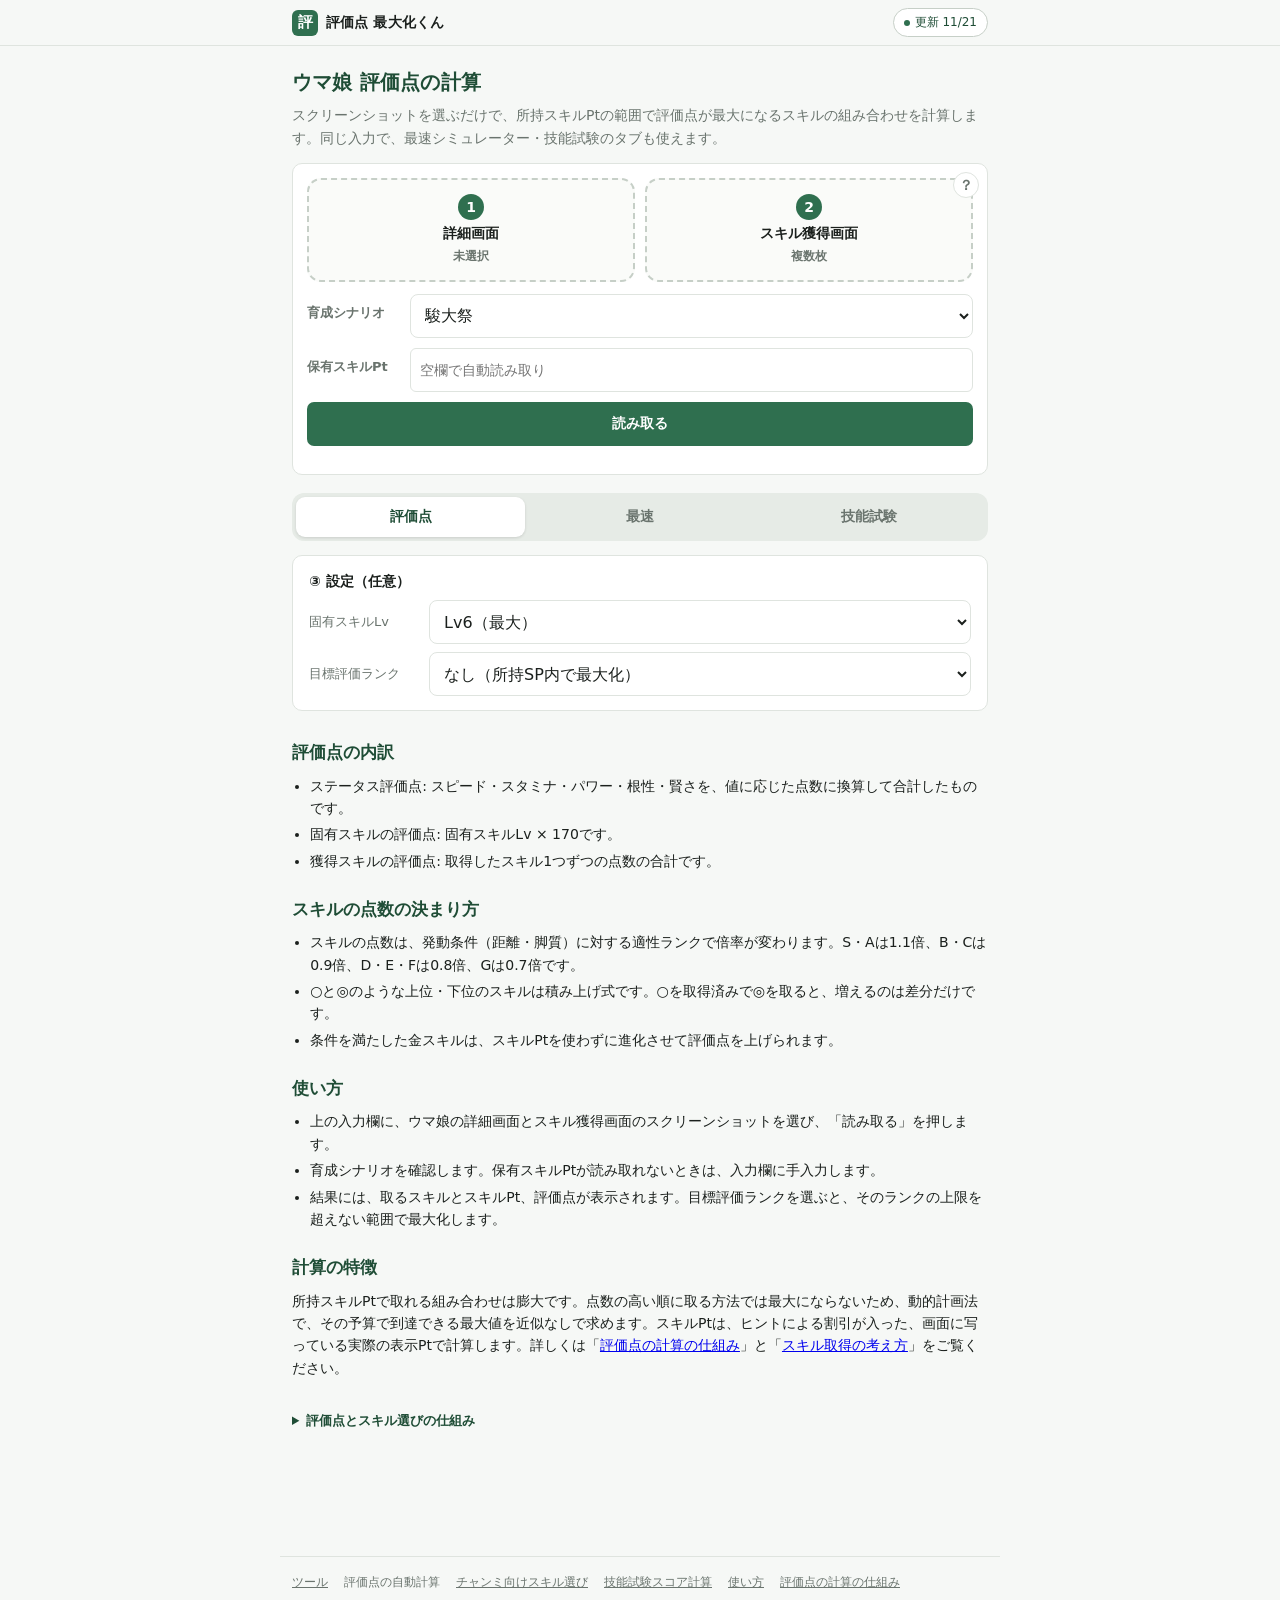
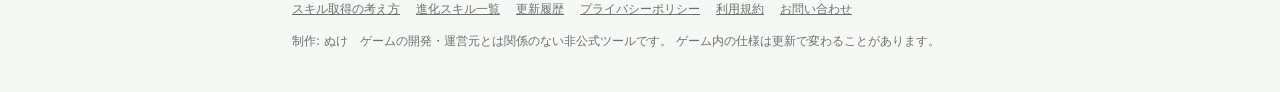
<file: skill-score.html>
﻿<!DOCTYPE html>
<html lang="ja">
<head>
<meta charset="utf-8">
<meta name="color-scheme" content="light">
<meta name="viewport" content="width=device-width, initial-scale=1, viewport-fit=cover">
<link rel="icon" href="favicon.ico?v=2" sizes="any">
<link rel="apple-touch-icon" href="apple-touch-icon.png?v=2">
<title>ウマ娘 評価点の計算｜スクショで評価点が最大になるスキルを自動選択｜評価点 最大化くん</title>
<meta name="description" content="ウマ娘の評価点が最大になるスキルの組み合わせを、スクショから所持スキルPt内で自動計算。最速シミュレーター・技能試験も同じ入力で使えます。">
<meta property="og:type" content="website">
<meta property="og:site_name" content="ウマ娘 評価点 最大化くん">
<meta property="og:title" content="ウマ娘 評価点の計算">
<meta property="og:description" content="スクショから、所持スキルPt内で評価点が最大になる取得スキルを計算します。">
<link rel="canonical" href="https://umax-tools.com/skill-score.html">
<meta property="og:url" content="https://umax-tools.com/skill-score.html">
<meta property="og:image" content="https://umax-tools.com/ogp.png?v=3">
<meta property="og:image:width" content="1200">
<meta property="og:image:height" content="630">
<meta name="twitter:card" content="summary_large_image">
<script async src="https://pagead2.googlesyndication.com/pagead/js/adsbygoogle.js?client=ca-pub-3369405192035986"
     crossorigin="anonymous"></script>
<style>
  :root {
    color-scheme: light;   /* 暗い配色の端末で背景だけ暗く文字が黒のまま残るのを防ぐ */
    --accent: #2f6f4f;
    --accent-dark: #1f4d36;
    --bg: #f7f8f6;
    --card-bg: #ffffff;
    --border: #dcdfda;
    --text: #1e2321;
    --muted: #6b7570;
    --warn: #9a6b12;
    --warn-bg: #fdf3df;
  }
  * { box-sizing: border-box; }
  /* 余白と最大幅は .pageBody（site.css）が持つ。
     ヘッダーを画面幅いっぱいに出すため、body 側では絞らない。 */
  body { line-height: 1.6; background: var(--bg); color: var(--text); }
  .pageBody { padding-bottom: 80px; }
  /* スマホ運用が前提。入力欄は16px未満だとiOSが焦点時に拡大するので下げない。
     タップ目標は44px以上を確保する。 */
  input, select, button { font-size: 16px; font-family: inherit; }
  input[type="text"], input[type="number"], select { min-height: 44px; padding: 8px 10px;
    border: 1px solid var(--border); border-radius: 8px; background: #fff; color: var(--text); }
  input[type="file"] { width: 100%; }
  /* ヘッダーにもサイト名が出るため、h1 は「何をする画面か」を示す役に回す。
     同じ大きさで2度出すと、どちらを読めばよいのか分からなくなる。 */
  h1 { font-size: 19px; margin: 0 0 6px; letter-spacing: .01em; }

  /* スクショの入力。2つの選択と実行ボタンを1枚のカードに収める。 */
  .inputCard { padding: 4px 16px 14px; }
  .inputRow { padding: 10px 0; border-bottom: 1px solid var(--border); }
  .inputRow label { margin-bottom: 6px; }
  .inputCard #runButton { width: 100%; margin-top: 14px; }
  .inputCard #sharedNote { margin: 8px 0 0; font-size: 12px; }

  .lead { color: var(--muted); font-size: 13px; margin: 0 0 20px; }
  /* 既定の青リンクは緑基調の中で浮くので、アクセント色に寄せる。 */
  .lead a { color: var(--accent-dark); }
  section {
    margin-bottom: 16px; padding: 14px 16px;
    background: var(--card-bg); border: 1px solid var(--border); border-radius: 10px;
  }
  label { display: block; font-weight: 600; margin-bottom: 6px; font-size: 14px; }
  .hint { font-size: 12px; color: var(--muted); margin-bottom: 8px; }
  input[type="file"], input[type="number"], input[type="text"] {
    width: 100%; padding: 7px 9px; font-size: 14px;
    border: 1px solid var(--border); border-radius: 6px; background: #fff; color: var(--text);
  }
  button {
    padding: 9px 22px; font-size: 14px; font-weight: 600; cursor: pointer;
    min-height: 44px;
    background: var(--accent); color: #fff; border: none; border-radius: 7px;
  }
  button:hover { background: var(--accent-dark); }
  button.secondary {
    background: #fff; color: var(--accent-dark); border: 1px solid var(--accent);
    padding: 5px 12px; font-weight: 600; font-size: 12px;
  }
  button.secondary:hover { background: #eef5f0; }
  button:disabled { background: #b9bfba; cursor: not-allowed; }

  #status { margin: 14px 0; font-weight: 600; font-size: 13px; color: var(--muted); }
  #progressBar { height: 6px; border-radius: 3px; background: var(--border); overflow: hidden; margin-top: 6px; display: none; }
  #progressBar .fill { height: 100%; width: 0%; background: var(--accent); transition: width .15s; }

  #resultList { border-collapse: collapse; width: 100%; margin-top: 8px; }
  #resultList td, #resultList th {
    border-bottom: 1px solid var(--border); padding: 6px 8px; font-size: 13px; text-align: left;
  }
  #resultList th { color: var(--muted); font-weight: 600; font-size: 12px; }
  #resultList tr:last-child td { border-bottom: none; }

  .warn { color: var(--warn); background: var(--warn-bg); border-radius: 6px; padding: 8px 10px; margin-top: 8px; font-size: 13px; }
  .summary { font-size: 19px; font-weight: 700; margin: 4px 0 2px; }
  .scoreBreakdown { border-collapse: collapse; width: 100%; margin: 0; }
  .scoreBreakdown td { padding: 7px 4px; border-bottom: 1px solid var(--border); font-size: 14px; }
  .scoreBreakdown td:last-child { text-align: right; font-weight: 600; white-space: nowrap; }
  .scoreBreakdown tr:last-child td { border-bottom: 0; }
  .scoreBreakdown tr.subRow td { color: var(--muted); font-size: 13px; padding-top: 0; }
  .scoreCard { background: var(--card-bg); border: 1px solid var(--border); border-radius: 12px;
    padding: 14px 14px 8px; margin: 4px 0 12px; }
  .scoreCard .scoreLabel { font-size: 12px; color: var(--muted); font-weight: 600; }
  .scoreCard .scoreValue { font-size: 32px; font-weight: 800; color: var(--accent-dark); line-height: 1.2; }
  .scoreCard .scoreSub { font-size: 12px; color: var(--muted); margin-bottom: 8px; }
  .scoreCard .rankChip { display: inline-block; margin-left: 8px; padding: 1px 10px; border-radius: 999px; vertical-align: middle;
    background: var(--accent); color: #fff; font-size: 13px; font-weight: 700; }
  .scoreCard .valueNote { margin-left: 6px; font-size: 12px; font-weight: 600; color: var(--muted); white-space: nowrap; }
  .planList .evoTag { display: inline-block; margin-left: 6px; padding: 0 6px; border-radius: 4px; vertical-align: 1px;
    background: #eaf1ec; color: var(--accent-dark); font-size: 11px; font-weight: 700; }
  .planList { border-collapse: collapse; width: 100%; }
  .planList th { color: var(--muted); font-weight: 600; font-size: 12px; text-align: left; padding: 6px 4px; }
  .planList td { padding: 8px 4px; border-top: 1px solid var(--border); vertical-align: top; }
  .planList .skillName { font-weight: 600; }
  .planList .skillBreakdown { font-size: 12px; color: var(--muted); }
  .planList .skillBreakdown b { color: var(--accent-dark); font-weight: 700; }
  .planList td.num { text-align: right; white-space: nowrap; font-variant-numeric: tabular-nums; }
  .planList td.gain { font-weight: 700; color: var(--accent-dark); }
  .summary .sub { font-size: 13px; font-weight: 500; color: var(--muted); }

  .ambigRow {
    display: flex; gap: 12px; align-items: center;
    padding: 10px 0; border-bottom: 1px solid var(--border);
  }
  .ambigRow:last-child { border-bottom: none; }
  .ambigRow .thumb {
    width: 160px; height: 34px; object-fit: contain; object-position: left center;
    background: #fafafa; border: 1px solid var(--border); border-radius: 4px; flex-shrink: 0;
  }
  .ambigRow .fields { display: flex; flex-wrap: wrap; gap: 6px; align-items: center; flex: 1; }
  .ambigRow input[type="text"] { width: 180px; }
  .ambigRow input[type="number"] { width: 80px; }
  .ambigRow .applied { color: var(--accent-dark); font-size: 12px; font-weight: 600; }

  /* 認識結果の確認・修正。スマホの幅（375px）で横スクロールが出ないよう、
     1行を「アイコン＋名前画像」「名前入力」「SP・タグ・削除」の3段に折り返す。 */
  /* 既定で畳む。section と同じ見た目にし、見出し行がそのまま開閉ボタンになる。 */
  .fixPanel {
    margin-bottom: 16px; padding: 14px 16px;
    background: var(--card-bg); border: 1px solid var(--border); border-radius: 10px;
  }
  .fixHead {
    display: flex; align-items: center; gap: 8px; flex-wrap: wrap;
    cursor: pointer; min-height: 44px; list-style: none;
  }
  .fixHead::-webkit-details-marker { display: none; }
  .fixHead .chev {
    flex: 0 0 auto; color: var(--accent); font-size: 12px;
    transform: rotate(-90deg); transition: transform .15s;
  }
  .fixPanel[open] .fixHead .chev { transform: none; }
  .fixPanel[open] .fixHead { margin-bottom: 2px; }
  .fixHead .title { font-weight: 700; }
  .fixHead .count { font-size: 12px; color: var(--muted); }
  .fixWarn { color: #b3261e; font-weight: 600; }
  .fixRow {
    display: flex; flex-direction: column; gap: 6px;
    padding: 10px 0; border-bottom: 1px solid var(--border);
  }
  .fixRow:last-of-type { border-bottom: none; }
  .fixRow.needsFix { background: #fdf6ec; }
  .fixRow.removed { opacity: .4; }
  .fixRow.removed input { text-decoration: line-through; }
  .fixBottom { display: flex; align-items: center; gap: 8px; }
  /* 上段は3列固定。タグの有無で名前画像の枠幅が変わると、行ごとに縮小率が
     変わって右端が不揃いに見えるため、タグが無い行でも列幅を確保する。 */
  .fixTop {
    display: grid; grid-template-columns: 40px minmax(0, 1fr) 56px;
    align-items: center; gap: 8px;
  }
  .fixTags { display: flex; flex-wrap: wrap; gap: 3px; justify-content: flex-end; }
  .fixRow .icon {
    width: 40px; height: 40px; border-radius: 8px;
    background: #fafafa; border: 1px solid var(--border);
  }
  /* 高さは画像本来の縦横比に任せる。CSSに比を焼き込むと、切り出し高さが
     変わった端末で画像が縦に潰れる。 */
  .fixRow .thumb {
    width: 100%; height: auto; display: block;
    background: #fafafa; border: 1px solid var(--border); border-radius: 4px;
  }
  .fixRow span.thumb { height: 24px; }
  .fixRow .thumb.missing { background: repeating-linear-gradient(45deg,#f6f6f4,#f6f6f4 5px,#eeefec 5px,#eeefec 10px); }
  /* 名前欄が伸縮側。SPと削除は固定幅にして、狭い画面でも1行に収める。 */
  .fixRow input[type="text"] { flex: 1 1 auto; width: auto; min-width: 0; }
  .fixRow input[type="number"] { flex: 0 0 72px; width: 72px; text-align: right; }
  .fixRow .tag { font-size: 11px; white-space: nowrap; color: var(--muted); border: 1px solid var(--border); border-radius: 99px; padding: 2px 8px; }
  /* 「要確認」だけは他のタグと同じ灰色にしない。見出しの件数と行を突き合わせる目印になる。 */
  .fixRow .tag.attention { color: #b3261e; border-color: #e3b4b4; background: #fdecec; font-weight: 700; }
  .altHint { display: flex; align-items: center; gap: 6px; font-size: 12px; color: var(--muted); flex-wrap: wrap; }
  .fixRow .del {
    flex: 0 0 auto; min-height: 44px; padding: 0 10px;
    background: none; border: 1px solid var(--border); color: var(--muted); font-size: 13px;
  }
  .fixRow .del:hover { background: #fdecec; border-color: #e3b4b4; color: #b3261e; }
  /* サンプル実行ボタン。スクショを持たない訪問者が最初に触る導線なので、
     入力欄より前・見出しの直下に置く。 */
  /* タブ。評価点で選ぶ（現行）と、走行シミュレータ（準備中）を切り替える。 */
  .tabBar { display: flex; gap: 4px; border-bottom: 2px solid var(--border); margin: 20px 0 16px; }
  .tabBar button {
    flex: 0 1 auto; width: auto; min-height: 44px; padding: 0 14px;
    background: none; border: none; border-bottom: 3px solid transparent;
    color: var(--muted); font-size: 14px; font-weight: 700; border-radius: 0;
  }
  .tabBar button[aria-selected="true"] { color: var(--accent-dark); border-bottom-color: var(--accent); }
  /* 1行に2組を並べると、スマホ幅で折り返してラベルと入力が離れる
     （実測: 「脚質」の下に別の入力が来て読み違える）。1行1組に固定する。 */
  .simRow { display: flex; gap: 8px; align-items: center; margin-bottom: 10px; flex-wrap: nowrap; }
  .simRow label { flex: 0 0 7em; font-size: 13px; color: var(--muted); font-weight: 500; }
  .simRow select, .simRow input { flex: 1 1 auto; min-width: 0; }
  /* コース名は「サンタアニタパーク ダート1200m（左）」のように長い。
     ラベルを横に置くと選択肢が省略表示になるので、ラベルを上に出して幅を使わせる。 */
  .simRow.wide { flex-direction: column; align-items: stretch; gap: 4px; }
  /* スクショ由来の欄をしまう折りたたみ。読み取り済みなら開かずに済む。 */
  .simFold { margin: 0 0 12px; border: 1px solid var(--border); border-radius: 8px; background: #fafbf9; }
  .simFold > summary { cursor: pointer; padding: 9px 12px; font-size: 13px; font-weight: 600;
    color: var(--accent-dark); display: flex; align-items: center; gap: 8px; }
  .simFoldHint { font-size: 11px; font-weight: 500; color: var(--muted);
    padding: 1px 8px; border-radius: 999px; background: #eef0ed; }
  .simFoldHint.filled { background: var(--accent-soft, #eaf1ec); color: var(--accent-dark); }
  .simFoldBody { padding: 4px 12px 8px; border-top: 1px solid var(--border); }
  .simFoldCaption { font-size: 12px; color: var(--muted); margin: 10px 0 6px; }
  .simRow.wide label { flex: 0 0 auto; }
  .simRow.wide select { width: 100%; }

  /* コース図。どの位置でスキルが発動するかを目で確かめられるようにする。 */
  .courseMap { margin: 12px 0 6px; }
  .courseMap svg { width: 100%; height: auto; display: block; }
  .courseLegend { display: flex; gap: 12px; flex-wrap: wrap; font-size: 11px; color: var(--muted); margin-top: 4px; }
  .courseLegend span { display: inline-flex; align-items: center; gap: 4px; }
  .courseLegend i { width: 10px; height: 10px; border-radius: 2px; display: inline-block; }

  /* 結果の編集。外す・追加を押して構成を組み替えられるようにする。 */
  .simTotals { display: flex; gap: 14px; flex-wrap: wrap; align-items: baseline; margin: 10px 0 6px; }
  .simTotals .big { font-size: 18px; font-weight: 700; }
  .simTotals .sub2 { font-size: 12px; color: var(--muted); }
  .simTotals .over { color: #b3261e; font-weight: 700; }

  .pickRow { display: flex; align-items: center; gap: 8px; padding: 7px 0; border-bottom: 1px solid var(--border); }
  .pickRow .nm { flex: 1 1 auto; min-width: 0; font-size: 13px; }
  .pickRow .nm small { display: block; color: var(--muted); font-size: 11px; }
  .pickRow .val { flex: 0 0 auto; font-size: 12px; color: var(--muted); font-variant-numeric: tabular-nums; text-align: right; }
  .pickRow button {
    flex: 0 0 auto; width: auto; min-height: 36px; padding: 0 12px; font-size: 12px;
    border-radius: 6px; border: 1px solid var(--border); background: #fff; color: var(--accent-dark);
  }
  .pickRow button.remove { color: #b3261e; border-color: #e3b4b4; }
  .pickRow button:disabled { color: var(--muted); background: #f2f2f2; border-color: var(--border); }
  .pickHead { font-size: 13px; font-weight: 700; margin: 16px 0 2px; }
  .pickNote { font-size: 12px; color: var(--muted); margin: 0 0 6px; }

  #simResults { margin-top: 14px; }
  #simResults table { border-collapse: collapse; width: 100%; font-size: 13px; }
  #simResults th, #simResults td { border-bottom: 1px solid var(--border); padding: 5px 6px; text-align: left; }
  #simResults th { color: var(--muted); font-size: 11px; }
  #simResults td.num { text-align: right; font-variant-numeric: tabular-nums; }
  .simHeadline { font-size: 15px; font-weight: 700; margin: 10px 0 4px; }

  .deviceNote { font-size: 12px; }

  .fixBar { display: flex; gap: 10px; align-items: center; margin-top: 12px; flex-wrap: wrap; }
  .fixBar .dirty { font-size: 12px; color: #b3261e; font-weight: 600; }

  /* ツールの下に置く解説。読み物なので本文幅と行間を広めに取る。
     ツールより下に置くのは、使いに来た人の邪魔をしないため。 */
  .about { margin-top: 28px; }
  .about h2 { font-size: 17px; margin: 24px 0 8px; color: var(--accent-dark); }
  .about p { font-size: 14px; margin: 0 0 10px; }
  .about ul { font-size: 14px; margin: 0 0 10px; padding-left: 1.3em; }
  .about li { margin-bottom: 4px; }

  /* ステータス・適性の確認。項目名・元画面の切り抜き・入力欄を1行に並べる。 */
  .checkGrid { display: flex; flex-direction: column; gap: 6px; margin-top: 8px; }
  .checkField {
    display: flex; align-items: center; gap: 8px; margin: 0;
    font-weight: 500; font-size: 13px; color: var(--muted);
  }
  .checkName { flex: 0 0 4.5em; }
  /* 切り抜きは中身に合わせて幅が変わるので、枠の中央に置いて大きさを揃えて見せる。 */
  .checkCrop {
    flex: 1 1 auto; min-width: 0; height: 32px;
    object-fit: contain; object-position: center;
    background: #fafafa; border: 1px solid var(--border); border-radius: 4px;
  }
  .checkField input, .checkField select { flex: 0 0 88px; width: 88px; }

  /* 進化スキルの選択。選択肢は指で押せる大きさのボタン状ラベルにする。 */
  .evoSkill { padding: 10px 0; border-bottom: 1px solid var(--border); }
  .evoSkill:last-of-type { border-bottom: none; }
  .evoSkill .name { font-weight: 600; margin-bottom: 6px; }
  .evoOptions { display: flex; flex-wrap: wrap; gap: 6px; }
  .evoOptions label {
    display: flex; align-items: center; gap: 6px; margin: 0;
    min-height: 44px; padding: 0 12px; font-weight: 500; font-size: 14px;
    border: 1px solid var(--border); border-radius: 22px; background: #fff; cursor: pointer;
  }
  .evoOptions label:has(input:checked) { border-color: var(--accent); background: #eef5f0; color: var(--accent-dark); font-weight: 700; }
  .evoOptions input { width: 18px; height: 18px; margin: 0; accent-color: var(--accent); }

  .optRow { display: flex; align-items: center; gap: 10px; flex-wrap: wrap; margin-top: 8px; }
  .optRow .sub { margin: 0; font-weight: 500; font-size: 13px; color: var(--muted); flex: 0 0 110px; }
  .optRow select { flex: 1 1 160px; }

  /* 結果表は列が多いと375px幅に収まらないので、表だけ横スクロールさせる。 */
  .tableWrap { overflow-x: auto; -webkit-overflow-scrolling: touch; }

  details summary { cursor: pointer; font-size: 13px; color: var(--muted); }

  /* 全ページ共通のフッタ。読み物ページ側は docs.css に同じ指定がある。 */
  .siteFooter {
    margin-top: 32px; padding-top: 12px; border-top: 1px solid var(--border);
    font-size: 12px; color: var(--muted);
    display: flex; flex-wrap: wrap; gap: 6px 14px; align-items: center;
  }
  .siteFooter a { color: var(--muted); }
  /* フッターは .pageBody の外に置かれるため、本文と同じ幅・左右余白をここで持たせる。
     持たせないとスマホ幅でリンクと注記が画面の左端に張り付く。 */
  footer.siteFooter { display: block; max-width: var(--page-width, 720px); margin: 32px auto 0;
    padding: 16px 12px 40px; }

  /* ---- 2026-09-30 刷新 ---- */
  .srOnly { position: absolute; width: 1px; height: 1px; overflow: hidden; clip: rect(0 0 0 0); white-space: nowrap; }
  .pageBody { padding-top: 12px; }
  .inputCard { position: relative; padding: 14px; }
  .tiles { display: grid; grid-template-columns: 1fr 1fr; gap: 10px; margin: 0 0 12px; }
  .tile {
    position: relative; display: flex; flex-direction: column; align-items: center; justify-content: center;
    gap: 2px; min-height: 104px; margin: 0; padding: 10px; cursor: pointer; text-align: center;
    border: 2px dashed var(--border-strong, #c6cfc7); border-radius: 14px; background: #fafbf9;
    transition: border-color .15s, background .15s;
  }
  .tile:hover { border-color: var(--accent); }
  .tile.filled { border-style: solid; border-color: var(--accent); background: var(--accent-soft, #eaf1ec); }
  .tile input[type=file] { position: absolute; inset: 0; opacity: 0; cursor: pointer; width: 100%; }
  .tileNo { width: 26px; height: 26px; border-radius: 50%; background: var(--accent); color: #fff;
    display: grid; place-items: center; font-size: 14px; font-weight: 700; }
  .tileName { font-size: 14px; font-weight: 700; color: var(--text); }
  .tileState { font-size: 12px; color: var(--muted); }
  .tile.filled .tileState { color: var(--accent-dark); font-weight: 700; }
  .inputCard #runButton { width: 100%; margin: 0; }

  /* 説明は「？」を押した人だけが読む。 */
  details.help { position: absolute; top: 8px; right: 8px; z-index: 5; }
  details.help > summary { list-style: none; width: 26px; height: 26px; border-radius: 50%; cursor: pointer;
    display: grid; place-items: center; font-size: 14px; font-weight: 700;
    color: var(--muted); border: 1px solid var(--border); background: #fff; }
  details.help > summary::-webkit-details-marker { display: none; }
  details.help[open] > summary { color: #fff; background: var(--accent); border-color: var(--accent); }
  details.help > ul { position: absolute; right: 0; top: 32px; width: min(320px, 86vw); margin: 0; padding: 10px 12px 10px 26px;
    background: #fff; border: 1px solid var(--border); border-radius: 10px; box-shadow: 0 6px 18px rgba(0,0,0,.12);
    font-size: 13px; line-height: 1.6; color: var(--text); }
  details.help li { margin: 0 0 4px; }
  #panelSim { position: relative; }
  #panelSim > details.help { top: -2px; right: 0; }

  /* タブは切り替えボタン型に。 */
  .tabBar { display: flex; gap: 0; padding: 4px; margin: 18px 0 14px; border: 0; border-radius: 12px; background: #e6ebe6; }
  .tabBar button { flex: 1; min-height: 40px; margin: 0; border: 0 !important; border-radius: 9px;
    background: transparent; color: var(--muted); font-weight: 700; box-shadow: none; }
  .tabBar button[aria-selected="true"] { background: #fff; color: var(--accent-dark); box-shadow: 0 1px 3px rgba(0,0,0,.12); }
  .scenarioRow { display: flex; align-items: center; gap: 12px; margin: 12px 0 10px; }
  .scenarioRow label { font-size: 13px; font-weight: 600; color: var(--muted); white-space: nowrap; min-width: 7em; }
  .scenarioRow select { flex: 1; min-width: 0; }
  .scenarioRow + .scenarioRow { margin-top: 0; }
  .scenarioRow input { flex: 1; min-width: 0; }

  /* 解説は折りたたんで最下部に。 */
  .aboutFold > summary { cursor: pointer; font-weight: 700; color: var(--accent-dark); padding: 4px 0; }
  section.about { background: transparent; border: 0; padding: 0; }

  /* 3Dコース図 */
  .c3d { margin: 12px 0; border: 1px solid var(--border); border-radius: 12px; background: linear-gradient(#f4f7f4, #fff); overflow: hidden; }
  .c3d canvas { display: block; width: 100%; cursor: grab; }
  .c3dBar { display: flex; align-items: center; justify-content: space-between; gap: 8px; padding: 6px 10px 8px; font-size: 12px; color: var(--muted); }
  .pickRow button.exclude { min-height: 32px; padding: 0 8px; margin-left: 4px; font-size: 12px;
    background: #fff; color: var(--muted); border: 1px solid var(--border); }
  .rerunButton { width: 100%; margin: 8px 0 0; background: var(--accent); color: #fff; border: 0; font-weight: 700; }
  .staminaLine { margin: 6px 0 0; padding: 6px 10px; border-radius: 8px; font-size: 13px; }
  .staminaLine.ok { background: var(--accent-soft, #eaf1ec); color: var(--accent-dark); }
  .staminaLine.warn { background: var(--warn-bg); color: var(--warn); }
  .staminaLine.bad { background: #fbe9e7; color: #b3261e; font-weight: 700; }
  .staminaChoice { margin: 10px 0 4px; padding: 10px 12px; border: 1px solid var(--border); border-radius: 12px; background: #fff; }
  .staminaChoice h3 { font-size: 14px; margin: 0 0 2px; }
  .staminaChoice .lead { font-size: 12px; color: var(--muted); margin: 0 0 8px; line-height: 1.6; }
  .staminaOption { display: flex; align-items: center; gap: 10px; padding: 9px 10px; margin-top: 6px;
    border: 1px solid var(--border); border-radius: 10px; }
  .staminaOption.current { border: 2px solid var(--accent); background: var(--accent-soft, #eaf1ec); }
  .staminaOption .body { flex: 1 1 auto; min-width: 0; }
  .staminaOption .name { font-size: 13px; font-weight: 700; }
  .staminaOption .figures { font-size: 13px; margin-top: 2px; font-variant-numeric: tabular-nums; }
  .staminaOption .figures b { font-size: 15px; }
  .staminaOption .swap { font-size: 11px; color: var(--muted); margin-top: 3px; line-height: 1.5; }
  .staminaOption button { flex: 0 0 auto; min-height: 36px; padding: 0 10px; font-size: 12px; }
  .staminaOption .tag { flex: 0 0 auto; font-size: 12px; font-weight: 700; color: var(--accent-dark); }
  .c3dLegend { display: inline-flex; align-items: center; gap: 6px; }
  .c3dLegend i { width: 64px; height: 8px; border-radius: 4px;
    background: linear-gradient(90deg, rgb(223,229,223), rgb(160,196,172), rgb(24,122,74)); }

  .entryTitle { font-size: 20px; margin: 4px 0 6px; color: var(--accent-dark); }
  .entryLead { font-size: 14px; margin: 0 0 14px; color: var(--muted); line-height: 1.6; }
</style>
<link rel="stylesheet" href="site.css?v=1">
</head>
<body>
<!-- site-header:start -->
<header class="siteHeader">
  <div class="siteHeader__inner">
    <a class="siteHeader__brand" href="index.html">
      <span class="siteHeader__mark" aria-hidden="true">評</span>
      <span class="siteHeader__name">評価点 最大化くん</span>
    </a>
    <a class="siteHeader__updates" href="updates.html">
      <span class="siteHeader__dot" aria-hidden="true"></span>更新 11/21
    </a>
  </div>
</header>
<!-- site-header:end -->
<div class="pageBody">
<h1 class="entryTitle">ウマ娘 評価点の計算</h1>
<p class="entryLead">スクリーンショットを選ぶだけで、所持スキルPtの範囲で評価点が最大になるスキルの組み合わせを計算します。同じ入力で、最速シミュレーター・技能試験のタブも使えます。</p>

<section class="inputCard">
  <details class="help">
    <summary aria-label="使い方と注意">？</summary>
    <ul>
      <li>①はステータスと適性が<b>すべて写った</b>ウマ娘詳細画面。</li>
      <li>②は「説明省略」をONにして上から下へ。前後の画像で<b>2〜3行重ねて</b>撮る。</li>
      <li>読み取りはスマートフォンの画面専用。画像は端末の外へ送りません。</li>
      <li>読み取れないときは<a href="contact.html">お問い合わせ</a>へ端末の情報を。</li>
    </ul>
  </details>
  <div class="tiles">
    <label class="tile" for="detailFile">
      <span class="tileNo">1</span><span class="tileName">詳細画面</span>
      <span class="tileState" data-for="detailFile">未選択</span>
      <input type="file" id="detailFile" accept="image/*">
    </label>
    <label class="tile" for="acqFiles">
      <span class="tileNo">2</span><span class="tileName">スキル獲得画面</span>
      <span class="tileState" data-for="acqFiles">複数枚</span>
      <input type="file" id="acqFiles" accept="image/*" multiple>
    </label>
  </div>
  <div class="scenarioRow">
    <label for="trainingScenario">育成シナリオ</label>
    <select id="trainingScenario"></select>
  </div>
  <!-- 保有Ptはヘッダーから自動で読むが、読み取りに失敗したり値が違ったりしたときの逃げ道として手入力を用意する。
       評価点・最速・技能試験が同じ読み取り結果と予算を使うので、共有部に置く。 -->
  <div class="scenarioRow">
    <label for="manualSkillPoints">保有スキルPt</label>
    <input type="number" id="manualSkillPoints" min="0" placeholder="空欄で自動読み取り">
  </div>
  <button id="runButton">読み取る</button>
  <div id="status"></div>
  <div id="progressBar"><div class="fill"></div></div>
</section>

<div class="tabBar" role="tablist">
  <button type="button" id="tabScore" role="tab" aria-selected="true" aria-controls="panelScore">評価点</button>
  <button type="button" id="tabSim" role="tab" aria-selected="false" aria-controls="panelSim">最速</button>
  <button type="button" id="tabExam" role="tab" aria-selected="false" aria-controls="panelExam">技能試験</button>
</div>

<div id="panelScore" role="tabpanel">


<section>
  <label>③ 設定（任意）</label>
  <div class="optRow">
    <label for="uniqueLv" class="sub">固有スキルLv</label>
    <select id="uniqueLv">
      <option value="1">Lv1</option>
      <option value="2">Lv2</option>
      <option value="3">Lv3</option>
      <option value="4">Lv4</option>
      <option value="5">Lv5</option>
      <option value="6" selected>Lv6（最大）</option>
    </select>
  </div>
  <div class="optRow">
    <label for="targetRank" class="sub">目標評価ランク</label>
    <select id="targetRank">
      <option value="">なし（所持SP内で最大化）</option>
    </select>
  </div>
</section>


<div id="results"></div>

<datalist id="nameOptions"></datalist>


</div><!-- /panelScore -->

<div id="panelSim" role="tabpanel" hidden>
  <details class="help">
    <summary aria-label="計算の前提">？</summary>
    <ul>
      <li>残りスキルPtで<b>最も速く走れる組み合わせ</b>を、バ身（どれだけ前に出られるか）で選びます。</li>
      <li>順位・追い抜き・進路で決まる条件は<b>すべて満たされる前提</b>です。発動位置は実際のレースと同じく、発動できる区間の中でばらけます（複数回走らせた平均）。</li>
      <li>計算はサーバーで行います。送るのは数値（ステータス・適性・スキルの番号）だけで、画像は送りません（<a href="privacy.html">プライバシーポリシー</a>）。</li>
      <li>計算には <a href="https://github.com/alpha123/uma-skill-tools" rel="noopener">uma-skill-tools</a>（GPL-3.0・作者 pecan）を用いています。</li>
    </ul>
  </details>

  <section>
    <label>① コース</label>
    <div class="simRow">
      <label for="simTrack" class="sub">場</label>
      <select id="simTrack"></select>
    </div>
    <div class="simRow">
      <label for="simSurface" class="sub">芝/ダート</label>
      <select id="simSurface"></select>
    </div>
    <div class="simRow">
      <label for="simCourse" class="sub">距離</label>
      <select id="simCourse"></select>
    </div>
    <div class="simRow">
      <label for="simGround" class="sub">バ場状態</label>
      <select id="simGround">
        <option value="good" selected>良</option><option value="yielding">稍重</option>
        <option value="soft">重</option><option value="heavy">不良</option>
      </select>
    </div>
    <div class="simRow">
      <label for="simWeather" class="sub">天気</label>
      <select id="simWeather">
        <option value="sunny" selected>晴</option><option value="cloudy">曇</option>
        <option value="rainy">雨</option><option value="snowy">雪</option>
      </select>
    </div>
    <div class="simRow">
      <label for="simSeason" class="sub">季節</label>
      <select id="simSeason">
        <option value="spring" selected>春</option><option value="summer">夏</option>
        <option value="autumn">秋</option><option value="winter">冬</option>
      </select>
    </div>
  </section>

  <section>
    <label>② ウマ娘</label>
    <!-- スクショから取れるものは折りたたみ、取れないものは常に出す。
         読み取り済みなら開く必要が無く、未読み取りなら開いて手で入れる。 -->
    <details class="simFold" id="simFoldStats">
      <summary>ステータス・適性 <span class="simFoldHint" id="simFoldHint">スクショから取得</span></summary>
      <div class="simFoldBody">
        <div class="simRow">
          <label for="simSpeed" class="sub">スピード</label><input type="number" id="simSpeed" min="1" max="2500" value="1200">
        </div>
        <div class="simRow">
          <label for="simStamina" class="sub">スタミナ</label><input type="number" id="simStamina" min="1" max="2500" value="1000">
        </div>
        <div class="simRow">
          <label for="simPower" class="sub">パワー</label><input type="number" id="simPower" min="1" max="2500" value="1000">
        </div>
        <div class="simRow">
          <label for="simGuts" class="sub">根性</label><input type="number" id="simGuts" min="1" max="2500" value="600">
        </div>
        <div class="simRow">
          <label for="simWisdom" class="sub">賢さ</label><input type="number" id="simWisdom" min="1" max="2500" value="800">
        </div>
        <div class="simRow">
          <label for="simBudget" class="sub">残スキルPt</label><input type="number" id="simBudget" min="0" max="20000" value="700">
        </div>
        <p class="simFoldCaption">適性。計算にはコースと脚質に当てはまるものが使われます。</p>
        <div class="simRow">
          <label for="simApt_shiba" class="sub">芝</label><select id="simApt_shiba" data-aptitude="shiba"></select>
        </div>
        <div class="simRow">
          <label for="simApt_dirt" class="sub">ダート</label><select id="simApt_dirt" data-aptitude="dirt"></select>
        </div>
        <div class="simRow">
          <label for="simApt_tanKyori" class="sub">短距離</label><select id="simApt_tanKyori" data-aptitude="tanKyori"></select>
        </div>
        <div class="simRow">
          <label for="simApt_mile" class="sub">マイル</label><select id="simApt_mile" data-aptitude="mile"></select>
        </div>
        <div class="simRow">
          <label for="simApt_chuKyori" class="sub">中距離</label><select id="simApt_chuKyori" data-aptitude="chuKyori"></select>
        </div>
        <div class="simRow">
          <label for="simApt_choKyori" class="sub">長距離</label><select id="simApt_choKyori" data-aptitude="choKyori"></select>
        </div>
        <div class="simRow">
          <label for="simApt_nige" class="sub">逃げ</label><select id="simApt_nige" data-aptitude="nige"></select>
        </div>
        <div class="simRow">
          <label for="simApt_senko" class="sub">先行</label><select id="simApt_senko" data-aptitude="senko"></select>
        </div>
        <div class="simRow">
          <label for="simApt_sashi" class="sub">差し</label><select id="simApt_sashi" data-aptitude="sashi"></select>
        </div>
        <div class="simRow">
          <label for="simApt_oikomi" class="sub">追込</label><select id="simApt_oikomi" data-aptitude="oikomi"></select>
        </div>
        <p class="simFoldCaption">芝・ダートの適性は詳細画面から読み取っていないため、既定はAです。</p>
      </div>
    </details>
    <div class="simRow">
      <label for="simStrategy" class="sub">脚質</label>
      <select id="simStrategy">
        <option value="Nige">逃げ</option>
        <option value="Senkou" selected>先行</option>
        <option value="Sasi">差し</option>
        <option value="Oikomi">追込</option>
      </select>
    </div>
    <div class="simRow">
      <label for="simMood" class="sub">やる気</label>
      <select id="simMood">
        <option value="-2">絶不調</option><option value="-1">不調</option>
        <option value="0">普通</option><option value="1">好調</option>
        <option value="2" selected>絶好調</option>
      </select>
    </div>
    <p class="sub" id="simCandidateNote">①②を読み取ると、未取得スキルが候補になります。読み取りなしでは候補スキル無しで計算します。</p>
  </section>

  <button id="simRunButton" style="width:100%">最速の組み合わせを計算する</button>
  <div id="simStatus" class="sub" style="margin-top:8px"></div>
  <div id="simResults"></div>
</div><!-- /panelSim -->

<div id="panelExam" role="tabpanel" hidden>
  <details class="help">
    <summary aria-label="計算の前提">？</summary>
    <ul>
      <li>トレーナー技能試験の<b>フリー課程</b>で、<b>スコアが最大</b>になるスキルの取り方を選びます。</li>
      <li>スコア = 評価点 + スコアボーナス。フリー課程に適性補正はありません。</li>
      <li>スキル獲得ボーナスは ノーマル+400／レア+1,200／進化+1,500。系統ごとに最上位の1個だけが数えられます（金を取れば白は数えません）。継承固有はノーマル、継承進化は進化として数えます。</li>
      <li>固有スキル、マイナス効果のスキルは対象外です。</li>
      <li>基礎能力ボーナスはステータスから自動で足します（1000以上+3,000、1201以上+2,000、スピードは2001以上+1,000）。スキルの取り方では変わりません。</li>
    </ul>
  </details>

  <button id="examRunButton" style="width:100%">スコア最大のスキルを計算する</button>
  <div id="examStatus" class="sub" style="margin-top:8px"></div>
  <div id="examResults"></div>
</div><!-- /panelExam -->

<section class="about">
  <h2>評価点の内訳</h2>
  <ul>
    <li>ステータス評価点: スピード・スタミナ・パワー・根性・賢さを、値に応じた点数に換算して合計したものです。</li>
    <li>固有スキルの評価点: 固有スキルLv × 170です。</li>
    <li>獲得スキルの評価点: 取得したスキル1つずつの点数の合計です。</li>
  </ul>

  <h2>スキルの点数の決まり方</h2>
  <ul>
    <li>スキルの点数は、発動条件（距離・脚質）に対する適性ランクで倍率が変わります。S・Aは1.1倍、B・Cは0.9倍、D・E・Fは0.8倍、Gは0.7倍です。</li>
    <li>○と◎のような上位・下位のスキルは積み上げ式です。○を取得済みで◎を取ると、増えるのは差分だけです。</li>
    <li>条件を満たした金スキルは、スキルPtを使わずに進化させて評価点を上げられます。</li>
  </ul>

  <h2>使い方</h2>
  <ul>
    <li>上の入力欄に、ウマ娘の詳細画面とスキル獲得画面のスクリーンショットを選び、「読み取る」を押します。</li>
    <li>育成シナリオを確認します。保有スキルPtが読み取れないときは、入力欄に手入力します。</li>
    <li>結果には、取るスキルとスキルPt、評価点が表示されます。目標評価ランクを選ぶと、そのランクの上限を超えない範囲で最大化します。</li>
  </ul>

  <h2>計算の特徴</h2>
  <p>所持スキルPtで取れる組み合わせは膨大です。点数の高い順に取る方法では最大にならないため、動的計画法で、その予算で到達できる最大値を近似なしで求めます。スキルPtは、ヒントによる割引が入った、画面に写っている実際の表示Ptで計算します。詳しくは「<a href="scoring.html">評価点の計算の仕組み</a>」と「<a href="strategy.html">スキル取得の考え方</a>」をご覧ください。</p>
</section>

<section class="about">
<details class="aboutFold">
<summary>評価点とスキル選びの仕組み</summary>
  <h2>評価点の決まり方</h2>
  <p>ステータス・固有スキル・獲得スキルの評価点の合計です。スキルの点数は、適性ランクと、すでに持っている下位スキルによって変わります。</p>

  <h2>最大化の方法</h2>
  <p>取れる組み合わせは膨大で、点数の高いスキルから取っていく方法では最大になりません。このツールは動的計画法で、所持スキルPtで到達できる最大値を近似なしで求めます。</p>

  <h2>必要Ptと読み取り</h2>
  <p>必要Ptはヒントのレベルで割り引かれるため、スクリーンショットに写っている<b>実際の表示Pt</b>を読み取って使います。画像は<b>端末の外に出ません</b>。読み取りの誤りは、結果画面の「認識結果の確認・修整」で確認・修正できます。</p>

  <h2>もっと詳しく</h2>
  <ul>
    <li><a href="scoring.html">評価点の計算の仕組み</a> … ステータス・固有・スキルの3要素と、ステータスの累進構造</li>
    <li><a href="strategy.html">スキル取得の考え方</a> … スキルごとの効率の差と、効率順に取るだけでは最大にならない理由</li>
    <li><a href="evolutions.html">進化スキル一覧</a> … どの金スキルがどの進化になるか</li>
    <li><a href="usage.html">使い方</a> … 撮影の手順と制限事項</li>
  </ul>
</details>
</section>

</div><!-- /pageBody -->
<!-- site-footer:start -->
<footer class="siteFooter">
  <div class="siteFooter__links">
    <a href="index.html">ツール</a>
    <span>評価点の自動計算</span>
    <a href="champions-meeting.html">チャンミ向けスキル選び</a>
    <a href="skill-exam.html">技能試験スコア計算</a>
    <a href="usage.html">使い方</a>
    <a href="scoring.html">評価点の計算の仕組み</a>
    <a href="strategy.html">スキル取得の考え方</a>
    <a href="evolutions.html">進化スキル一覧</a>
    <a href="updates.html">更新履歴</a>
    <a href="privacy.html">プライバシーポリシー</a>
    <a href="terms.html">利用規約</a>
    <a href="contact.html">お問い合わせ</a>
  </div>
  <p class="siteFooter__note">制作: ぬけ　ゲームの開発・運営元とは関係のない非公式ツールです。
  ゲーム内の仕様は更新で変わることがあります。</p>
</footer>
<!-- site-footer:end -->

<script src="ocr_core.js?v=104"></script>
<script src="fields.js?v=104"></script>
<script src="optimizer.js?v=104"></script>
<script src="stat_eval.js?v=104"></script>
<script src="name_match.js?v=104"></script>
<script src="recognizer.js?v=104"></script>
<script src="harvest.js?v=104"></script>
<script src="dedup.js?v=104"></script>
<script src="pipeline.js?v=104"></script>
<script src="course3d.js?v=4"></script>
<script>
const statusEl = document.getElementById("status");
const resultsEl = document.getElementById("results");
const progressBarEl = document.getElementById("progressBar");
const progressFillEl = progressBarEl.querySelector(".fill");

function setStatus(text) { statusEl.textContent = text; }

function setProgress(done, total) {
  if (total === 0) { progressBarEl.style.display = "none"; return; }
  progressBarEl.style.display = "block";
  progressFillEl.style.width = `${Math.round((done / total) * 100)}%`;
  if (done >= total) setTimeout(() => { progressBarEl.style.display = "none"; }, 300);
}

let cache = null;   // { master, index, nameAtlas, digitAtlas, rankAtlas }（メインスレッド側。最適化計算と候補検索に使う）
let rankBorders = null;   // 評価ランク境界（rank_borders.jsonのranks）。ランク表示・目標ランクに使う

// 目標ランクselectはRun前に選べる必要があるため、境界だけページ読込直後に先読みする。
(async function preloadRankBorders() {
  try {
    rankBorders = (await (await fetch("rank_borders.json", { cache: "no-store" })).json()).ranks;
    populateTargetRankSelect(rankBorders);
  } catch (e) { /* 失敗時はloadResourcesで再取得される */ }
})();

async function loadResources() {
  if (cache !== null) return cache;
  setStatus("マスタ・アトラスを読み込み中...");
  // 開発中はアトラスの更新頻度が高いため、常に最新を取得する
  // （HTTPキャッシュに古いアトラスが残ると原因不明の認識劣化に見える）。
  const noCache = { cache: "no-store" };
  const master = loadMaster(await fetchMasterJson(noCache));
  const index = buildNameIndex(master);
  const nameAtlas = unpackAtlas(await (await fetch("atlas_v1.json", noCache)).json());
  const digitAtlas = unpackAtlas(await (await fetch("digit_atlas.json", noCache)).json());
  const rankAtlas = unpackAtlas(await (await fetch("rank_atlas.json", noCache)).json());
  if (rankBorders === null) rankBorders = (await (await fetch("rank_borders.json", noCache)).json()).ranks;
  // 獲得画面1行目の固有スキルからキャラを特定するための索引（pipeline.js）。
  const uniqueCidIndex = buildUniqueSkillCidIndex(master);
  cache = { master, index, nameAtlas, digitAtlas, rankAtlas, rankBorders, uniqueCidIndex };
  populateTargetRankSelect(rankBorders);

  const datalist = document.getElementById("nameOptions");
  const seen = new Set();
  for (const entry of index) {
    if (seen.has(entry.name)) continue;
    seen.add(entry.name);
    const opt = document.createElement("option");
    opt.value = entry.name;
    datalist.appendChild(opt);
  }
  return cache;
}

// ===== Web Worker経由の認識（引き継ぎ資料§10.6項目5: UIを固まらせない） =====
let worker = null;
function getWorker() {
  if (worker === null) worker = new Worker("recognition_worker.js?v=104");
  return worker;
}

function recognizeAcquisitionsViaWorker(files, onProgress) {
  return new Promise((resolve, reject) => {
    const w = getWorker();
    const handler = (e) => {
      const msg = e.data;
      if (msg.type === "progress") onProgress(msg.done, msg.total);
      else if (msg.type === "acquisitionResult") { w.removeEventListener("message", handler); resolve(msg); }
      else if (msg.type === "error") { w.removeEventListener("message", handler); reject(new Error(msg.message)); }
    };
    w.addEventListener("message", handler);
    w.postMessage({ type: "recognizeAcquisitions", blobs: Array.from(files) });
  });
}

function recognizeDetailViaWorker(file) {
  return new Promise((resolve, reject) => {
    const w = getWorker();
    const handler = (e) => {
      const msg = e.data;
      if (msg.type === "detailResult") {
        w.removeEventListener("message", handler);
        resolve(msg);
      } else if (msg.type === "error") { w.removeEventListener("message", handler); reject(new Error(msg.message)); }
    };
    w.addEventListener("message", handler);
    w.postMessage({ type: "recognizeDetail", blob: file });
  });
}

// ===== 実行状態（曖昧行のユーザー確認→再計算のために保持する） =====
const session = {
  recognizedRows: [], aptitudes: null, skillPointsGuess: null,
  autoSkillPoints: null, // ヘッダーから読み取った保有Pt。手入力を消したときの戻り先。
  missingRangeCount: null, // 撮り漏れと判定した箇所の数（判定できなければ null）
  budget: null, characterCardId: null, thumbnailUrls: [],
  stats: null,           // 詳細画面OCRの5ステータス現在値 { speed, ... }
  uniqueSkillLv: 6,      // 固有スキルLv（1〜6・OCR不可のため選択入力。既定=最大）
  currentEval: null,     // 現在の総合評価点（ステ＋固有＋獲得スキルから自動算出）
  targetRankName: "",    // 目標評価ランク名（空なら所持SP内で最大化）
  hasRun: false,         // 一度でも計算したか（設定変更時の再計算判定用）
};

// ===== 評価ランク（rank_borders.json） =====
// スコア次元DPの配列サイズ上限。目標ランク上限−現在評価点がこれを超える場合は
// 実質SP律速なので通常最大化に切り替える（巨大配列の確保を避ける）。
const RANK_SCORE_CAP_MAX = 40000;

// ★3以上の固有スキル評価点は 170×Lv（★1-2は120×Lv）。競技用の主力は★3以上が
// 標準のため170を用いる。eval_validation_test.html で実サンプル4件（★3-5）に対し
// 実機表示との完全一致を確認済み。
const UNIQUE_EVAL_PER_LV = 170;

// 現在の総合評価点（推定）を算出する。ステOCR失敗時はnull（＝ランク表示を出さない）。
// 総合評価点 = ステータス評価点 + 170×固有Lv + 獲得済みスキル評価点。
function computeCurrentEval(state) {
  if (!session.stats) return null;
  const values = Object.values(session.stats);
  if (values.some(v => v == null)) return null;   // 1つでも読めなければ推定しない
  const statTotal = totalStatEval(session.stats);
  const uniqueTotal = UNIQUE_EVAL_PER_LV * session.uniqueSkillLv;
  const skillTotal = acquiredSkillEval(cache.master, state);
  return statTotal + uniqueTotal + skillTotal;
}

function populateTargetRankSelect(ranks) {
  const sel = document.getElementById("targetRank");
  if (sel.options.length > 1) return;   // 二重生成を防ぐ
  for (const r of ranks) {
    const opt = document.createElement("option");
    opt.value = r.rank;
    opt.textContent = r.max == null ? `${r.rank}（${r.min}〜）` : `${r.rank}（${r.min}〜${r.max}）`;
    sel.appendChild(opt);
  }
}

// 総合評価点 → 評価ランク名。min ≤ total ≤ max（最上位rankはmax=null）。
function rankOf(total) {
  const ranks = rankBorders || [];
  for (const r of ranks) {
    if (total >= r.min && (r.max == null || total <= r.max)) return r.rank;
  }
  return ranks.length ? ranks[ranks.length - 1].rank : "?";
}
function rankByName(name) {
  return (rankBorders || []).find(r => r.rank === name) || null;
}

// ③設定の変更で再計算する（計算済みのときのみ）。
document.getElementById("uniqueLv").addEventListener("change", (e) => {
  session.uniqueSkillLv = parseInt(e.target.value, 10);
  if (session.hasRun) recalcAndRender();
});
document.getElementById("targetRank").addEventListener("change", (e) => {
  session.targetRankName = e.target.value;
  if (session.hasRun) recalcAndRender();
});
// 保有Ptは計算後でも直せるようにする。読み取り値が違っていたとき、
// スクショを選び直して最初からやり直すのは重い。
document.getElementById("manualSkillPoints").addEventListener("change", (e) => {
  const points = parseInt(e.target.value, 10);
  if (!session.hasRun) return;
  // 空欄に戻したら自動読み取り値へ復帰する。読めていなければ計算できないので何もしない。
  const next = Number.isFinite(points) && points >= 0 ? points : session.autoSkillPoints;
  if (!next) return;
  session.budget = next;
  session.skillPointsGuess = next;
  recalcAndRender();
});

function revokeThumbnailUrls() {
  session.thumbnailUrls.forEach(u => URL.revokeObjectURL(u));
  session.thumbnailUrls = [];
}

// 獲得するスキルの一覧を、スキル獲得画面に並んでいた順へ並べ替える。
//
// 最適化は master.families の順（＝familyId昇順）で解を組み立てるため、そのまま出すと
// 画面の並びと食い違う。とくに継承固有スキルは familyId が9万台で、画面では固有スキルの
// 直後（緑スキルより前）に出るのに一覧では必ず末尾へ回っていた。
// プランを構成するスキルが認識行の何番目に現れたかで並べ、画面と目で突き合わせられるようにする。
function plansInScreenOrder(selectedPlans) {
  const firstRowIndex = new Map();
  session.recognizedRows.forEach((row, index) => {
    if (row.skillId !== undefined && !firstRowIndex.has(row.skillId)) firstRowIndex.set(row.skillId, index);
  });
  // 画面に写っていないスキルだけで構成されるプラン（表示白から推定した上位ティア等）は
  // 突き合わせる相手がないので末尾へ寄せる。
  // 進化プランの構成IDは進化後のスキルID。画面に写っているのは進化前（継承固有・金スキル）の行なので、
  // 進化後IDだけで探すと見つからず末尾へ回る（実測: 継承進化「黄金を訪ねて」が一覧の最後に出た）。
  // 進化元のIDでも探して、元スキルの位置に並べる。
  const screenPosition = (option) => {
    const evolvedFromIds = (option.family?.evolutions || [])
      .filter(evolution => option.plan.memberIds.includes(evolution.skillId))
      .map(evolution => evolution.fromGoldSkillId);
    const searchIds = option.plan.memberIds.concat(evolvedFromIds);
    const indices = searchIds.map(id => firstRowIndex.get(id)).filter(i => i !== undefined);
    return indices.length ? Math.min(...indices) : Number.MAX_SAFE_INTEGER;
  };
  return selectedPlans
    .map((option, order) => ({ option, order, position: screenPosition(option) }))
    .sort((a, b) => (a.position - b.position) || (a.order - b.order))
    .map(entry => entry.option);
}

function renderResults(optResult, baseline = null, rankNote = null) {
  const { skillPointsGuess, aptitudes } = session;

  // 前回の描画で作ったBlobのURLをまとめて破棄する。ここで一度だけ行うのが要点。
  // 以前は renderRowEditor の先頭で呼んでいたため、その前に作られた
  // ステータス・適性の切り抜きURLまで巻き込んで破棄し、画像が表示されなかった。
  revokeThumbnailUrls();
  resultsEl.textContent = "";

  // 撮り漏れは黙って評価点を下げるので、最初に出す。結果を見る前に気付いてほしい。
  if (session.missingRangeCount) {
    const note = document.createElement("div");
    note.className = "warn";
    note.textContent = `スクリーンショットが${session.missingRangeCount}か所で飛んでいます。`
      + "間のスキルは計算に入らず、評価点が実際より低く出ます。抜けている範囲を撮り足してやり直してください。";
    resultsEl.appendChild(note);
  }

  const gain = optResult.totalScore;
  const postEval = baseline === null ? null : baseline + gain;
  resultsEl.appendChild(renderScoreCard({
    label: postEval === null ? "追加される評価点" : "獲得後の総合評価点（推定）",
    value: postEval === null ? `+${gain.toLocaleString()}` : postEval.toLocaleString(),
    chip: postEval === null ? null : `ランク ${rankOf(postEval)}`,
    sub: `消費 ${optResult.totalCost} / ${session.budget} SP`,
    rows: postEval === null ? [] : [
      ["現在の総合評価点（推定）", baseline.toLocaleString()],
      ["今回の追加", `+${gain.toLocaleString()}`],
    ],
  }));

  if (baseline != null && rankNote && rankNote.kind === "capped") {
    const tr = rankNote.targetRank;
    const remaining = tr.max - postEval;
    const note = document.createElement("div");
    note.className = "warn";
    note.style.background = "#eef5f0"; note.style.color = "var(--accent-dark)";
    note.textContent = `目標ランク ${tr.rank}（上限 ${tr.max.toLocaleString()}）の範囲内で評価点を最大化しました。`
      + `上限まで残り ${Math.max(0, remaining).toLocaleString()}点。`;
    resultsEl.appendChild(note);
  } else if (baseline != null && rankNote && rankNote.kind === "over") {
    const note = document.createElement("div");
    note.className = "warn";
    note.textContent = `⚠ 現在の総合評価点が目標ランク ${rankNote.targetRank.rank}`
      + `（上限 ${rankNote.targetRank.max.toLocaleString()}）を既に超えています。所持SP内での最大化結果を表示しています。`;
    resultsEl.appendChild(note);
  } else if (baseline == null && rankNote && rankNote.kind === "needEval") {
    const note = document.createElement("div");
    note.className = "warn";
    note.textContent = "①詳細画面からステータスを読み取れなかったため、現在の総合評価点を推定できません（ステータスと距離・脚質適性がすべて写った詳細画面を使ってください）。所持SP内での最大化結果を表示しています。";
    resultsEl.appendChild(note);
  }

  resultsEl.appendChild(renderInputCheckPanel());

  if (optResult.warnings.length) {
    const warnBox = document.createElement("div");
    warnBox.className = "warn";
    warnBox.innerHTML = optResult.warnings.map(w => `⚠ ${w}`).join("<br>");
    resultsEl.appendChild(warnBox);
  }

  if (optResult.selectedPlans.length === 0) {
    // 見出しだけの空表は故障に見える。買えるものが無いのは正常な結果なので、
    // そのことと理由（所持Ptが最安のスキルにも届かない）を言葉で示す。
    const note = document.createElement("div");
    note.className = "warn";
    note.textContent = `所持スキルPt（${skillPointsGuess ?? "?"}）で取得できるスキルはありません。`;
    resultsEl.appendChild(note);
  } else {
    resultsEl.appendChild(renderPlanTable(plansInScreenOrder(optResult.selectedPlans), "評価点", () => null));
  }

  resultsEl.appendChild(renderRowEditor(aptitudes, skillPointsGuess));
}

// 詳細画面から読み取ったステータスと適性の確認・修正パネル。
//
// 読み取り値をそのまま画面に出し、その場で直せるようにする。理由は3つある。
//  ・ステータスは「現在の総合評価点」の土台で、誤ると評価点がまるごとずれる。
//    しかも誤読は無言で通るため、値を見せない限りユーザーは気付けない。
//  ・適性は評価点の倍率に効くので、誤ると購入プランそのものが変わる。
//  ・動作を確認できている端末は限られる。未知の端末で誤読しても、直せれば使える。
// 評価点の表示のすぐ下に置き、誤った数値と、その元になった値が並んで見えるようにする。
const APTITUDE_FIELDS = [
  ["短距離", "tanKyori"], ["マイル", "mile"], ["中距離", "chuKyori"], ["長距離", "choKyori"],
  ["逃げ", "nige"], ["先行", "senko"], ["差し", "sashi"], ["追込", "oikomi"],
];
const APTITUDE_RANK_CHOICES = ["S", "A", "B", "C", "D", "E", "F", "G"];
const STAT_FIELDS = [
  ["スピード", "speed"], ["スタミナ", "stamina"], ["パワー", "power"],
  ["根性", "guts"], ["賢さ", "wisdom"],
];

function renderInputCheckPanel() {
  const stats = session.stats;
  const aptitudes = session.aptitudes || {};
  const unreadable = !stats || Object.values(stats).some(v => v == null);

  const section = document.createElement("details");
  section.className = "fixPanel";
  section.open = unreadable;      // 読めなかったときだけ開く

  const head = document.createElement("summary");
  head.className = "fixHead";
  const chevron = document.createElement("span");
  chevron.className = "chev";
  chevron.textContent = "▼";
  head.appendChild(chevron);
  const title = document.createElement("span");
  title.className = "title";
  title.textContent = "ステータス・適性の確認";
  head.appendChild(title);
  const summaryText = document.createElement("span");
  summaryText.className = "count";
  summaryText.textContent = stats
    ? STAT_FIELDS.map(([, k]) => stats[k] ?? "?").join(" / ")
    : "読み取れませんでした";
  head.appendChild(summaryText);
  section.appendChild(head);

  const hint = document.createElement("div");
  hint.className = "hint";
  hint.textContent = unreadable
    ? "詳細画面から読み取れませんでした。手で入力すると総合評価点を計算できます。"
    : "①の詳細画面から読み取った値です。ゲーム画面と見比べて、違っていれば直してください。";
  section.appendChild(hint);

  // 切り抜きは詳細画面から切り出したもの。ゲームを開き直さずに突き合わせられる。
  const addCrop = (wrap, blob) => {
    if (!blob) return;
    const url = URL.createObjectURL(blob);
    session.thumbnailUrls.push(url);
    const img = document.createElement("img");
    img.className = "checkCrop"; img.src = url; img.alt = "";
    wrap.appendChild(img);
  };

  const statInputs = {};
  const statGrid = document.createElement("div");
  statGrid.className = "checkGrid";
  STAT_FIELDS.forEach(([label, key], i) => {
    const wrap = document.createElement("label");
    wrap.className = "checkField";
    const name = document.createElement("span");
    name.className = "checkName"; name.textContent = label;
    wrap.appendChild(name);
    addCrop(wrap, session.statCrops && session.statCrops[i]);
    const input = document.createElement("input");
    input.type = "number"; input.min = "0"; input.max = "2500";
    input.value = stats && stats[key] != null ? stats[key] : "";
    statInputs[key] = input;
    wrap.appendChild(input);
    statGrid.appendChild(wrap);
  });
  section.appendChild(statGrid);

  const aptInputs = {};
  const aptGrid = document.createElement("div");
  aptGrid.className = "checkGrid";
  APTITUDE_FIELDS.forEach(([label, key], i) => {
    const wrap = document.createElement("label");
    wrap.className = "checkField";
    const name = document.createElement("span");
    name.className = "checkName"; name.textContent = label;
    wrap.appendChild(name);
    addCrop(wrap, session.aptitudeCrops && session.aptitudeCrops[i]);
    const select = document.createElement("select");
    for (const rank of APTITUDE_RANK_CHOICES) {
      const opt = document.createElement("option");
      opt.value = rank; opt.textContent = rank;
      if (aptitudes[key] === rank) opt.selected = true;
      select.appendChild(opt);
    }
    aptInputs[key] = select;
    wrap.appendChild(select);
    aptGrid.appendChild(wrap);
  });
  section.appendChild(aptGrid);

  const bar = document.createElement("div");
  bar.className = "fixBar";
  const applyBtn = document.createElement("button");
  applyBtn.type = "button";
  applyBtn.textContent = "反映して再計算";
  applyBtn.addEventListener("click", () => {
    const next = {};
    for (const [, key] of STAT_FIELDS) {
      const v = parseInt(statInputs[key].value, 10);
      next[key] = Number.isFinite(v) ? v : null;
    }
    session.stats = next;
    // 芝ダは既定で倍率に使わないため、読み取った値をそのまま残す。
    session.aptitudes = { ...session.aptitudes };
    for (const [, key] of APTITUDE_FIELDS) session.aptitudes[key] = aptInputs[key].value;
    recalcAndRender();
  });
  bar.appendChild(applyBtn);
  section.appendChild(bar);

  return section;
}

// 認識結果の確認・修正パネル。読み取った全行を原画のサムネイル付きで並べ、
// 名前・SPの手直し、行の削除、行の追加をまとめて行えるようにする。
//
// 全行を出すのは、確信して誤読した行はユーザーが気付かない限り直せないため。
// 並び順はスキル獲得画面と同じ（＝認識順）。曖昧行は色で強調する。
// 変更は「反映して再計算」を押すまで確定しない（打つたびに再計算しない）。
function renderRowEditor(aptitudes, skillPointsGuess) {
  const rows = session.recognizedRows;
  const ambiguousCount = rows.filter(r => r.ambiguous).length;
  // 並べ替えない。スキル獲得画面に並んでいた順（複数スクショはその貼付順）のまま出す。
  // 画面と同じ順に並んでいないと、ユーザーが目で突き合わせられない。
  const order = rows.map((row, index) => ({ row, index }));

  const section = document.createElement("details");
  section.className = "fixPanel";
  // 既定は畳む。ただし曖昧行があるときだけ開く――曖昧行は計算から除外されており、
  // 隠れたままだと「入れたはずのスキルが入っていない」ことに気付けないため。
  section.open = ambiguousCount > 0;

  const head = document.createElement("summary");
  head.className = "fixHead";
  const chevron = document.createElement("span");
  chevron.className = "chev";
  chevron.textContent = "▼";
  head.appendChild(chevron);
  const title = document.createElement("span");
  title.className = "title";
  title.textContent = "認識結果の確認・修正";
  head.appendChild(title);
  const count = document.createElement("span");
  count.className = "count";
  count.textContent = `${rows.length}行 ・ 保有Pt ${skillPointsGuess ?? "読み取れず"}`;
  head.appendChild(count);
  if (ambiguousCount > 0) {
    const warn = document.createElement("span");
    warn.className = "fixWarn";
    warn.textContent = `要確認 ${ambiguousCount}行`;
    head.appendChild(warn);
  }
  section.appendChild(head);

  const hint = document.createElement("div");
  hint.className = "hint";
  // 要確認行は名前を並べて出す。行数だけでは、数十行のどれが対象なのか分からない。
  const ambiguousNames = rows.filter(r => r.ambiguous).map(r => r.name).join("・");
  hint.textContent = ambiguousCount > 0
    ? `「要確認」の行（${ambiguousNames}）は読み取りの確信度が低く、第1候補で計算しています。`
      + "左の画像と見比べて、違っていれば直してください。他の行も誤りがあれば直せます。"
    : "左の画像と見比べて、違っていれば直してください。";
  section.appendChild(hint);

  // 変更はここに溜め、「反映して再計算」で一度に適用する。
  const edits = new Map();      // 行index → {name, sp}
  const removed = new Set();    // 削除する行index
  let added = [];               // 追加する行

  const bar = document.createElement("div");
  bar.className = "fixBar";
  const applyBtn = document.createElement("button");
  applyBtn.type = "button";
  applyBtn.textContent = "反映して再計算";
  applyBtn.disabled = true;
  const dirtyLabel = document.createElement("span");
  dirtyLabel.className = "dirty";

  function markDirty() {
    const n = edits.size + removed.size + added.length;
    applyBtn.disabled = n === 0;
    dirtyLabel.textContent = n === 0 ? "" : `未反映の変更 ${n}件`;
  }

  for (const { row, index } of order) {
    section.appendChild(buildFixRow(row, index, edits, removed, markDirty));
  }

  // 取りこぼした行の追加。サムネイルが無い行なので、下段だけの1行にする。
  const addRow = document.createElement("div");
  addRow.className = "fixRow";
  const addFields = document.createElement("div");
  addFields.className = "fixBottom";
  const addName = document.createElement("input");
  addName.type = "text"; addName.setAttribute("list", "nameOptions");
  addName.placeholder = "読み取れなかったスキル名";
  addFields.appendChild(addName);
  const addSp = document.createElement("input");
  addSp.type = "number"; addSp.placeholder = "SP";
  addFields.appendChild(addSp);
  const addBtn = document.createElement("button");
  addBtn.type = "button"; addBtn.className = "del"; addBtn.textContent = "追加";
  addBtn.addEventListener("click", () => {
    const entry = cache.index.find(e => e.name === addName.value.trim());
    if (entry === undefined) { alert("マスタに無い名前です。候補から選んでください。"); return; }
    const sp = parseInt(addSp.value, 10);
    if (!Number.isFinite(sp)) { alert("SPを入力してください。"); return; }
    added.push({ name: entry.name, skillId: entry.skillId, sp, evo: false,
                 acquired: false, ambiguous: false, spReliable: true });
    addName.value = ""; addSp.value = "";
    markDirty();
  });
  addFields.appendChild(addBtn);
  addRow.appendChild(addFields);
  section.appendChild(addRow);

  applyBtn.addEventListener("click", async () => {
    const next = [];
    session.recognizedRows.forEach((row, index) => {
      if (removed.has(index)) return;
      const edit = edits.get(index);
      if (edit === undefined) { next.push(row); return; }
      next.push(applyEdit(row, edit));
    });
    session.recognizedRows = next.concat(added);
    await recalcAndRender();
  });
  bar.appendChild(applyBtn);
  bar.appendChild(dirtyLabel);
  section.appendChild(bar);

  return section;
}

// 1行ぶんの編集欄。名前を変えたら進化先IDも取り直す（元のIDのままだと
// 別スキルの進化先が橋渡しされてしまう）。
function applyEdit(row, edit) {
  const entry = cache.index.find(e => e.name === edit.name);
  const updated = { ...row, name: entry.name, skillId: entry.skillId, ambiguous: false };
  if (!row.acquired) { updated.sp = edit.sp; updated.spReliable = true; }
  if (updated.evo) {
    const fam = cache.master.families.find(f =>
      (f.skills || []).some(s => s.skillId === entry.skillId));
    updated.evolutionSkillIds = fam
      ? fam.evolutions.filter(e => e.fromGoldSkillId === entry.skillId).map(e => e.skillId)
      : [];
  }
  return updated;
}

function buildFixRow(row, index, edits, removed, markDirty) {
  const wrap = document.createElement("div");
  wrap.className = "fixRow" + (row.ambiguous ? " needsFix" : "");

  // 上段: アイコンと名前画像。どちらも貼られたスクショの切り抜きで、
  // 名前が読めなくてもアイコンの絵柄で取得画面のどの行か突き止められる。
  const top = document.createElement("div");
  top.className = "fixTop";
  const icon = document.createElement(row.icon ? "img" : "span");
  icon.className = "icon";
  if (row.icon) {
    const iconUrl = URL.createObjectURL(row.icon);
    session.thumbnailUrls.push(iconUrl);
    icon.src = iconUrl; icon.alt = "";
  }
  top.appendChild(icon);

  if (row.thumbnail) {
    const url = URL.createObjectURL(row.thumbnail);
    session.thumbnailUrls.push(url);
    const img = document.createElement("img");
    img.className = "thumb"; img.src = url; img.alt = "";
    top.appendChild(img);
  } else {
    const ph = document.createElement("span");
    ph.className = "thumb missing";
    top.appendChild(ph);
  }

  // タグは常に同じ幅の列に置く（中身が無くても列は残す）。ゲーム内表記に合わせ「獲得済」。
  //
  // 「要確認」は文字でも出す。淡い背景色だけだと、数十行の中からどれが対象なのかを
  // 見つけられない（見出しの「要確認 4行」と行とを突き合わせられない）。
  const tags = document.createElement("div");
  tags.className = "fixTags";
  for (const [cond, text, cls] of [[row.ambiguous, "要確認", "tag attention"],
                                   [row.acquired, "獲得済", "tag"],
                                   [row.evo, "進化", "tag"]]) {
    if (!cond) continue;
    const tag = document.createElement("span");
    tag.className = cls; tag.textContent = text;
    tags.appendChild(tag);
  }
  top.appendChild(tags);
  wrap.appendChild(top);

  // 下段: 名前入力・SP・削除を1行に収める。
  const bottom = document.createElement("div");
  bottom.className = "fixBottom";

  const nameInput = document.createElement("input");
  nameInput.type = "text"; nameInput.setAttribute("list", "nameOptions");
  nameInput.value = row.name;
  bottom.appendChild(nameInput);

  const spInput = document.createElement("input");
  spInput.type = "number"; spInput.placeholder = "SP";
  spInput.value = row.sp ?? "";
  spInput.disabled = row.acquired === true;      // 獲得済みは購入対象外
  bottom.appendChild(spInput);

  const del = document.createElement("button");
  del.type = "button"; del.className = "del"; del.textContent = "削除";
  bottom.appendChild(del);
  wrap.appendChild(bottom);

  // 次点候補をそのまま押せるようにする。要確認行は「どちらか分からない」状態なので、
  // もう一方の候補を提示するのが最短の解決になる（名前を手で打ち直さずに済む）。
  if (row.ambiguous && row.secondName) {
    const alt = document.createElement("div");
    alt.className = "altHint";
    alt.appendChild(document.createTextNode("もしかして: "));
    const altButton = document.createElement("button");
    altButton.type = "button"; altButton.className = "secondary";
    altButton.textContent = row.secondName;
    altButton.addEventListener("click", () => {
      nameInput.value = row.secondName;
      onChange();
    });
    alt.appendChild(altButton);
    wrap.appendChild(alt);
  }

  function onChange() {
    const name = nameInput.value.trim();
    const entry = cache.index.find(e => e.name === name);
    const sp = row.acquired ? null : parseInt(spInput.value, 10);
    const changed = name !== row.name || (!row.acquired && sp !== row.sp) || row.ambiguous;
    if (entry === undefined || (!row.acquired && !Number.isFinite(sp)) || !changed) {
      edits.delete(index);
    } else {
      edits.set(index, { name: entry.name, sp });
    }
    markDirty();
  }
  nameInput.addEventListener("change", onChange);
  spInput.addEventListener("change", onChange);

  del.addEventListener("click", () => {
    if (removed.has(index)) { removed.delete(index); wrap.classList.remove("removed"); del.textContent = "削除"; }
    else { removed.add(index); edits.delete(index); wrap.classList.add("removed"); del.textContent = "戻す"; }
    markDirty();
  });

  return wrap;
}

async function recalcAndRender() {
  session.hasRun = true;
  await scenariosReady;
  const state = buildOptimizerState(
    session.recognizedRows, session.aptitudes, session.budget, session.characterCardId, {});
  applyEvolutionRules(state);

  // 現在の総合評価点をステータス・固有Lv・獲得済みスキルから自動算出する。
  session.currentEval = computeCurrentEval(state);
  const baseline = session.currentEval;               // number or null（ステOCR失敗時null）
  const targetRank = session.targetRankName ? rankByName(session.targetRankName) : null;

  // 目標ランク指定時: 現在評価点が必要（上限 − 現在評価点 が追加評価点の上限）。
  // 上限が既に負（＝現ランクが目標を超過）なら通常最大化に切り替えて警告する。
  let optResult, rankNote = null;
  if (targetRank && baseline != null && targetRank.max != null) {
    const scoreCap = targetRank.max - baseline;
    if (scoreCap < 0) {
      optResult = solveDp(cache.master, state);
      rankNote = { kind: "over", targetRank };
    } else if (scoreCap > RANK_SCORE_CAP_MAX) {
      // 目標ランクが現在より遥か上＝実質SP律速。通常最大化と同じ結果になる。
      optResult = solveDp(cache.master, state);
      rankNote = { kind: "capped", targetRank };
    } else {
      optResult = solveDpScoreCapped(cache.master, state, scoreCap);
      rankNote = { kind: "capped", targetRank };
    }
  } else {
    optResult = solveDp(cache.master, state);
    if (targetRank && baseline == null) rankNote = { kind: "needEval", targetRank };
  }

  setStatus(`完了（認識行数 ${session.recognizedRows.length}・保有Pt ${session.budget}）`);
  renderResults(optResult, baseline, rankNote);
  // 走行シミュレータ側の候補・ステータス表示も、同じ読み取り結果で更新する。
  if (typeof simCandidatesFromSession === "function") simCandidatesFromSession();
}

// スキル獲得画面のスクショをファイル名の自然順（数字を数として比較）に並べる。
//
// 本来の撮影順は認識後に画像の中身（境界の重なり）から復元する（dedup.js の
// orderImagesByOverlap）。ここでの並べ替えは、重なりが見つからず繋がらなかった
// 画像どうしの順序を決める保険にすぎない。
// 更新日時は使わない――クラウドストレージに上げ下ろしすると書き換わる（実例あり）。
function sortByFileName(fileList) {
  return Array.from(fileList)
              .sort((a, b) => a.name.localeCompare(b.name, undefined, { numeric: true }));
}


async function run() {
  const acqFileList = sortByFileName(document.getElementById("acqFiles").files);
  const detailFile = document.getElementById("detailFile").files[0];

  // 番号は画面の入力欄の番号に合わせる（①=ウマ娘詳細画面、②=スキル獲得画面）。
  if (!detailFile) { setStatus("①のウマ娘詳細画面のスクリーンショットを選択してください。"); return; }
  if (acqFileList.length === 0) { setStatus("②のスキル獲得画面のスクリーンショットを選択してください。"); return; }

  const runButton = document.getElementById("runButton");
  runButton.disabled = true;
  try {
    await loadResources();
    await scenariosReady;

    setStatus(`スキル獲得画面を認識中... (0/${acqFileList.length})`);
    setProgress(0, acqFileList.length);
    const { rows: recognizedRows, skillPointsGuess, characterMix, missingRangeCount } =
      await recognizeAcquisitionsViaWorker(
        acqFileList, (done, total) => { setStatus(`スキル獲得画面を認識中... (${done}/${total})`); setProgress(done, total); });

    // 複数キャラのスクショが混在していると、別キャラのスキルが混ざって
    // 評価点が無意味になる。保有スキルPtが画像間で食い違う場合に検知し中断する。
    if (characterMix && characterMix.mixed) {
      setStatus(`複数キャラのスクリーンショットが混在しています（保有スキルPtが ${characterMix.skillPointValues.join(" / ")} と食い違っています）。1キャラ分のスクショだけを選び直してください。`);
      return;
    }

    setStatus("詳細画面（適性・ステータス）を認識中...");
    const { aptitudeRanks, characterCardId, stats, statCrops, aptitudeCrops } =
      await recognizeDetailViaWorker(detailFile);
    const aptitudes = aptitudeRanksToKeys(aptitudeRanks);

    // 手入力があればそれを使う。読み取り値より、利用者が画面を見て入れた値の方が確かなため。
    const manualPoints = parseInt(document.getElementById("manualSkillPoints").value, 10);
    const budget = Number.isFinite(manualPoints) && manualPoints >= 0 ? manualPoints : skillPointsGuess;
    if (!budget) {
      setStatus("②のスクリーンショットから保有スキルPtを読み取れませんでした。"
              + "ヘッダーの「現在のスキルPt」が写っている画像を含めるか、③の「保有スキルPt」に手入力してください。");
      return;
    }

    session.recognizedRows = recognizedRows;
    session.missingRangeCount = missingRangeCount ?? null;
    session.autoSkillPoints = skillPointsGuess;
    session.skillPointsGuess = budget;
    session.aptitudes = aptitudes;
    session.budget = budget;
    // キャラの特定は、獲得画面1行目の固有スキルを優先する（詳細画面の称号より確実。
    // 称号はラテン文字が混ざると読めない）。1行目が固有でない撮り方のときだけ称号へ落ちる。
    session.characterCardId =
      characterCardIdFromRows(recognizedRows, cache.uniqueCidIndex) ?? characterCardId;
    session.stats = stats;
    session.statCrops = statCrops || [];
    session.aptitudeCrops = aptitudeCrops || [];

    document.getElementById("examResults").textContent = "";
    document.getElementById("examStatus").textContent = "";
    setStatus("最適化を計算中...");
    await recalcAndRender();
  } catch (e) {
    setStatus("エラー: " + e.message);
    console.error(e);
  } finally {
    runButton.disabled = false;
  }
}

// ===== 走行シミュレータ（準備中）=====
// 計算はサーバ側で行う。理由は2つ:
//   ・レースソルバがGPLで、ブラウザへ配ると自サイトのソース公開義務が生じる
//   ・1回の計算で30回以上のシミュレーションを回すため重い
// 送るのは数値とスキルIDだけ。画像は送らない。
const SIM_API = "https://umax-sim.umamusume-maximize.workers.dev/api/optimize";
const APTITUDE_LETTERS = ["S", "A", "B", "C", "D", "E", "F", "G"];

let simCoursesLoaded = false;
// コース一覧（通し番号順）。3段のプルダウンはここから絞り込んで作る。
let simCourses = [];

// select の中身を丸ごと入れ替える。value と表示が同じ単純な選択肢用。
function fillOptions(selectId, values) {
  const select = document.getElementById(selectId);
  select.innerHTML = "";
  for (const value of values) {
    const option = document.createElement("option");
    option.value = String(value);
    option.textContent = String(value);
    select.appendChild(option);
  }
}

function refillSurfaces() {
  const track = document.getElementById("simTrack").value;
  fillOptions("simSurface", [...new Set(simCourses.filter(c => c.track === track).map(c => c.surface))]);
  refillDistances();
}

function refillDistances() {
  const track = document.getElementById("simTrack").value;
  const surface = document.getElementById("simSurface").value;
  const select = document.getElementById("simCourse");
  select.innerHTML = "";
  for (const course of simCourses.filter(c => c.track === track && c.surface === surface)) {
    const option = document.createElement("option");
    option.value = String(course.id);
    // 同じ距離で回りが違うコースがあるため、回りまで出さないと区別できない。
    option.textContent = `${course.distance}m（${course.turn}）`;
    select.appendChild(option);
  }
}

async function loadSimCourses() {
  if (simCoursesLoaded) return;
  // await より前に立てる。末尾で立てると、通信中に呼ばれた2回目が素通りして
  // 選択肢が二重に並ぶ（タブ切り替えと明示呼び出しが重なると実際に起きた）。
  simCoursesLoaded = true;
  const courses = await (await fetch("sim_courses.json")).json();
  // 通し番号（コースID）順に並べる。ゲーム内の並びと同じで、探しやすい。
  simCourses = courses.slice().sort((a, b) => a.id - b.id);
  await scenariosReady;
  // 場を選ぶと芝/ダートが、芝/ダートを選ぶと距離が絞られる。
  document.getElementById("simTrack").addEventListener("change", refillSurfaces);
  document.getElementById("simSurface").addEventListener("change", refillDistances);
  fillOptions("simTrack", [...new Set(simCourses.map(c => c.track))]);
  refillSurfaces();
  // 適性の選択肢は10項目とも同じ。既定はA。
  for (const sel of document.querySelectorAll("select[data-aptitude]")) {
    APTITUDE_LETTERS.forEach(letter => {
      const o = document.createElement("option");
      o.value = letter; o.textContent = letter;
      if (letter === "A") o.selected = true;
      sel.appendChild(o);
    });
  }
}

// レースの条件（芝ダ・距離区分・脚質）に照らして、そのスキルが発動しうるか。
//
// conditionGroups はグループ内がOR、グループ間がAND（評価点側 aptitudeMultiplier と同じ）。
// グループは「芝ダ」「距離」「脚質」のいずれか1種類のキーで揃っているので、
// そのグループが指す種類のレース側の値が含まれていなければ、絶対に発動しない。
//
// 判定できないキーを含むグループは通す。落とすと誤って消しかねない。
const RACE_CONDITION_CATEGORY = {
  shiba: "surface", dirt: "surface",
  tanKyori: "distance", mile: "distance", chuKyori: "distance", choKyori: "distance",
  nige: "style", senko: "style", sashi: "style", oikomi: "style",
};

function canActivateInRace(conditionGroups, race) {
  for (const group of conditionGroups || []) {
    const categories = new Set(group.map(key => RACE_CONDITION_CATEGORY[key]).filter(Boolean));
    if (categories.size !== 1) continue;      // 判定できない／混在するグループは通す
    const category = [...categories][0];
    if (!group.includes(race[category])) return false;
  }
  return true;
}

// いま選ばれているレースの条件を、conditionGroups と同じキーで表す。
function currentRaceConditions() {
  const courseId = parseInt(document.getElementById("simCourse").value, 10);
  const course = simCourses.find(c => c.id === courseId);
  const strategy = document.getElementById("simStrategy").value;
  return {
    surface: course && course.surface === "ダート" ? "dirt" : "shiba",
    distance: DISTANCE_APTITUDE_KEYS[course && course.distanceType] || "chuKyori",
    style: STRATEGY_APTITUDE_KEY[strategy] || "senko",
  };
}

// 距離の区分はコースデータが持つ distanceType をそのまま使う。
// 閾値をここで書き直すと、サーバー側（prefilter.ts）の区分とずれうる。
const DISTANCE_APTITUDE_KEYS = { 1: "tanKyori", 2: "mile", 3: "chuKyori", 4: "choKyori" };
const STRATEGY_APTITUDE_KEY = { Nige: "nige", Senkou: "senko", Sasi: "sashi", Oikomi: "oikomi" };

// 選んだコースと脚質に当てはまる適性を、10項目の中から引く。
// 「マイルの適性」を長距離戦で使ってしまわないよう、参照先はコースから決める。
function aptitudesForRace(courseId, strategy) {
  const course = simCourses.find(c => c.id === courseId);
  const rank = key => document.getElementById("simApt_" + key)?.value || "A";
  return {
    distanceAptitude: rank(DISTANCE_APTITUDE_KEYS[course && course.distanceType] || "chuKyori"),
    surfaceAptitude: rank(course && course.surface === "ダート" ? "dirt" : "shiba"),
    strategyAptitude: rank(STRATEGY_APTITUDE_KEY[strategy] || "senko"),
  };
}

// どの読み取り結果からステータス・適性を引き継いだか。同じ結果なら再び上書きしない。
let simPrefilledFrom = null;

// 評価点タブで読み取った結果があれば、ステータスと未取得スキルを引き継ぐ。
function simCandidatesFromSession() {
  const note = document.getElementById("simCandidateNote");
  if (!session.recognizedRows.length) {
    note.textContent = "①②を読み取ると、未取得スキルが候補になります。読み取りなしでは候補スキル無しで計算します。";
    return [];
  }
  // 引き継ぎは読み取り結果が変わったときだけ。計算のたびに上書きすると、
  // 折りたたみ内で手直しした値が計算の直前に元へ戻ってしまう。
  const prefillSource = session.recognizedRows;
  if (session.stats && simPrefilledFrom !== prefillSource) {
    const map = { simSpeed: "speed", simStamina: "stamina", simPower: "power", simGuts: "guts", simWisdom: "wisdom" };
    for (const [inputId, key] of Object.entries(map)) {
      if (Number.isFinite(session.stats[key])) document.getElementById(inputId).value = session.stats[key];
    }
  }
  if (Number.isFinite(session.budget) && simPrefilledFrom !== prefillSource) {
    document.getElementById("simBudget").value = session.budget;
  }
  // 詳細画面から読んだ適性（距離4・脚質4）を入れる。芝・ダートは読んでいないので触らない。
  if (session.aptitudes && simPrefilledFrom !== prefillSource) {
    for (const sel of document.querySelectorAll("select[data-aptitude]")) {
      const rank = session.aptitudes[sel.dataset.aptitude];
      if (rank && APTITUDE_LETTERS.includes(rank)) sel.value = rank;
    }
  }
  // 適性の select は loadSimCourses が選択肢を入れるまで空で、値を入れても効かない。
  // 読み取り完了直後（タブ未表示）に呼ばれた場合は「済み」にせず、次の呼び出しで入れる。
  const aptitudeSelectsReady = !!document.querySelector("select[data-aptitude] option");
  if (aptitudeSelectsReady) simPrefilledFrom = prefillSource;
  const hint = document.getElementById("simFoldHint");
  if (hint && (session.stats || session.aptitudes)) {
    hint.textContent = "読み取り済み";
    hint.classList.add("filled");
  }

  // 候補の列挙は評価点側と同じ関数を使う（buildOptimizerState + enumerateFamilyOptions）。
  //
  // 以前はここに同じ処理を写していたが、評価点側だけが直ると黙ってずれた。
  // 実際に「進化の選択を無視する」「一覧に無い下位白ティアを取得済みと見なさない」
  // といった食い違いが出ていた。写さずに呼ぶ。
  //
  // シミュレータだけの事情は2つで、どちらも state で渡す。
  //   includeZeroScorePlans … 評価点が増えなくても速くなるスキルは候補に残す
  //   trainingScenario      … シナリオ進化を、選んだ育成シナリオのものに絞る
  // 進化は評価点で決めず、候補を全部残す。最速では速さ（バ身）で選ぶべきもので、
  // 評価点の最大化が選ぶ進化とは別になるため。
  const state = buildOptimizerState(
    session.recognizedRows, session.aptitudes || {}, session.budget || 0,
    session.characterCardId, {});
  state.includeZeroScorePlans = true;
  state.includeAllEvolutions = true;   // 進化は評価点でなく速さで選ぶので、選択肢を全部候補にする
  // 最速は進化を速さ（バ身）で選ぶ。評価点でも枠でもなく、ここでは候補を全部残すだけにする
  // （シナリオ進化の2個までは最速側の選択で守る）。
  state.trainingScenario = document.getElementById("trainingScenario").value;
  state.scenarioEvolutionOf = scenarioEvolutionMap;

  // 選んだレースで発動しえないスキルは、候補にも取得済みにも入れない。
  const race = currentRaceConditions();
  const skillById = new Map();
  for (const family of cache.master.families) {
    for (const skill of family.skills) skillById.set(String(skill.skillId), skill);
    for (const evolution of family.evolutions || []) skillById.set(String(evolution.skillId), evolution);
  }
  for (const unique of cache.master.uniqueSkills || []) skillById.set(String(unique.skillId), unique);
  const activatesHere = id => {
    const skill = skillById.get(String(id));
    return !skill || canActivateInRace(skill.conditionGroups, race);
  };

  const candidates = [];
  const scenarioEvolutions = [];
  let filteredOut = 0;
  for (const family of cache.master.families) {
    for (const option of enumerateFamilyOptions(family, state)) {
      if (option.plan.removesNegativeSkill) continue;   // 消去はシミュレータでは扱わない
      if (!activatesHere(option.plan.topSkillId)) { filteredOut++; continue; }
      const entry = {
        skillId: String(option.plan.topSkillId),
        sp: option.cost,
        group: String(family.familyId),
      };
      // シナリオ進化は一覧（scenarioEvolutionMap）にあるものだけ。キャラ非依存でも、
      // 継承固有の進化（黄金を訪ねて等）はシナリオ進化ではなく、2個の枠に数えない。
      if (option.plan.usesEvolution && option.plan.characterCardId == null
          && scenarioEvolutionMap[String(option.plan.topSkillId)]) {
        entry.scenario = true;
        scenarioEvolutions.push(entry);
      }
      candidates.push(entry);
    }
  }
  // 取得済みも同じ基準で絞る。発動しないものを渡すと、コース図に出て誤解を招く。
  // 取得済みは系統ごとに最上位だけを効かせる。白◎と金の鬼が両方「獲得済」の
  // ような場合、ゲームでは鬼が◎を上書きしている。両方走らせると二重に数える。
  const acquiredAll = [...state.acquired].map(String).filter(activatesHere);
  const acquiredGroups = new Map();
  const topAcquiredInGroup = new Map();   // 系統 → 取得済みの最上位 { id, tier }
  for (const family of cache.master.families) {
    for (const skill of family.skills) {
      const id = String(skill.skillId);
      if (!acquiredAll.includes(id)) continue;
      const group = String(family.familyId);
      acquiredGroups.set(id, group);
      const top = topAcquiredInGroup.get(group);
      if (!top || skill.tier > top.tier) topAcquiredInGroup.set(group, { id, tier: skill.tier });
    }
  }
  const acquired = acquiredAll.filter(id => {
    const group = acquiredGroups.get(id);
    return !group || topAcquiredInGroup.get(group).id === id;
  });

  const freeCount = candidates.filter(c => c.sp === 0).length;
  const chosenScenario = state.trainingScenario;
  note.textContent = `読み取り結果から候補 ${candidates.length}件を引き継ぎました`
    + `（取得済み ${acquired.length}件も計算に含めます`
    + (freeCount ? `／SP不要 ${freeCount}件` : "") + "）。"
    + (filteredOut ? `コースと脚質で発動しない ${filteredOut}件は除いています。` : "")
    + (chosenScenario
        ? `シナリオ進化は「${chosenScenario}」のもののみ、${SCENARIO_EVOLUTION_LIMIT}個まで選べます。`
        : `育成シナリオを選ぶと、シナリオ進化を絞り込めます（${SCENARIO_EVOLUTION_LIMIT}個まで選択可）。`);

  return { candidates, acquired, acquiredGroups, scenarioEvolutions };
}

// コース図。スタートからゴールまでを1本の帯で表し、
// コーナー・坂・直線の区間と、各スキルの発動位置を重ねる。
//
// 位置の情報はサーバが返す（形状データはサーバ側に置いてあるため）。
function renderCourseMap(shape, activations, nameOf) {
  if (!shape || !shape.distance) return null;

  // viewBox。左右に余白を取らないと、0m と ゴール地点の印が切れる
  //（実測: 0m 発動の丸が画面外へはみ出していた）。
  const PAD = 3;
  const W = 100;
  const TRACK_Y = 13, TRACK_H = 7;
  const x = m => PAD + (m / shape.distance) * (W - PAD * 2);

  const svgNS = "http://www.w3.org/2000/svg";
  const svg = document.createElementNS(svgNS, "svg");
  svg.setAttribute("overflow", "visible");
  svg.setAttribute("role", "img");
  svg.setAttribute("aria-label", `コース図。全長${shape.distance}メートル。スキルの発動位置を示しています。`);

  const rect = (rx, rw, ry, rh, fill) => {
    const e = document.createElementNS(svgNS, "rect");
    e.setAttribute("x", rx); e.setAttribute("y", ry);
    e.setAttribute("width", Math.max(rw, 0.3)); e.setAttribute("height", rh);
    e.setAttribute("fill", fill);
    svg.appendChild(e);
    return e;
  };

  rect(PAD, W - PAD * 2, TRACK_Y, TRACK_H, "#e8ece7");            // 走路全体
  for (const c of shape.corners) rect(x(c.start), x(c.length), TRACK_Y, TRACK_H, "#c9d6cd");
  for (const sl of shape.slopes) {
    // slope が正なら上り、負なら下り。色で向きを分ける。
    rect(x(sl.start), x(sl.length), TRACK_Y, TRACK_H, sl.slope >= 0 ? "#e4d6b8" : "#cfe0ea");
  }

  // 終盤（ラストスパート）の開始位置。おおよそ全長の2/3。
  const spurt = shape.distance * 2 / 3;
  const line = document.createElementNS(svgNS, "line");
  line.setAttribute("x1", x(spurt)); line.setAttribute("x2", x(spurt));
  line.setAttribute("y1", TRACK_Y - 3); line.setAttribute("y2", TRACK_Y + TRACK_H + 3);
  line.setAttribute("stroke", "#b3261e"); line.setAttribute("stroke-width", "0.4");
  line.setAttribute("stroke-dasharray", "1 1");
  svg.appendChild(line);

  // 発動位置。終盤には発動が集中するため（実測: 2400mで1487mに14個）、
  // 印を1つずつ描くと完全に重なって読めない。近い地点はひとまとめにし、
  // 一覧の何番から何番かを帯に書く。一覧は発動位置の順に並んでいるので、
  // まとまりは必ず連番になる。
  const sorted = activations.slice().sort((a, b) => a.pos - b.pos);
  const CLUSTER_GAP = 2.2;      // これより近い印は1つにまとめる（viewBox単位）
  const clusters = [];
  sorted.forEach((act, i) => {
    const px = x(act.pos);
    const last = clusters[clusters.length - 1];
    if (last && px - last.px < CLUSTER_GAP) {
      last.members.push({ act, no: i + 1 });
    } else {
      clusters.push({ px, members: [{ act, no: i + 1 }] });
    }
  });

  // 段ごとに「そこまでに描いた右端」を覚え、空いている段へ置く。
  // 交互に振るだけだと3つ目が1つ目と同じ段へ戻り、帯どうしが接触する。
  //
  // 段は走路の上下に2本ずつ。終盤は幅の広い帯が3つ並ぶことがあり
  //（実測: 東京芝2400mで 14-35 / 36-44 / 45-53 が接触）、2段では足りない。
  const ROW_Y = [TRACK_Y - 4.5, TRACK_Y + TRACK_H + 4.5,
                 TRACK_Y - 8.4, TRACK_Y + TRACK_H + 8.4];
  const rowRightEdge = ROW_Y.map(() => -99);
  let lowestRowY = TRACK_Y + TRACK_H;   // 印が1つも無くても走路の下までは描く
  for (const cluster of clusters) {
    const px = cluster.px;
    const first = cluster.members[0].no;
    const last = cluster.members[cluster.members.length - 1].no;
    const text = first === last ? String(first) : `${first}-${last}`;
    const width = 2.8 + text.length * 0.95;
    const leftEdge = px - width / 2;
    // 走路に近い段から順に、ぶつからない段を探す。
    // どの段も埋まっていれば、いちばん余裕のある段に置く。
    let row = rowRightEdge.findIndex(edge => leftEdge > edge);
    if (row < 0) row = rowRightEdge.indexOf(Math.min(...rowRightEdge));
    rowRightEdge[row] = px + width / 2 + 0.4;   // 0.4 は帯どうしの最小すきま
    lowestRowY = Math.max(lowestRowY, ROW_Y[row]);
    const y = ROW_Y[row];
    const isAbove = y < TRACK_Y;

    const stem = document.createElementNS(svgNS, "line");
    stem.setAttribute("x1", px); stem.setAttribute("x2", px);
    stem.setAttribute("y1", isAbove ? y + 1 : TRACK_Y + TRACK_H);
    stem.setAttribute("y2", isAbove ? TRACK_Y : y - 1);
    stem.setAttribute("stroke", "#2f6f4f"); stem.setAttribute("stroke-width", "0.3");
    svg.appendChild(stem);

    // 文字数ぶんの幅を持つ角丸。1件なら丸に近く、範囲表示なら横に伸びる。
    const pill = document.createElementNS(svgNS, "rect");
    pill.setAttribute("x", px - width / 2); pill.setAttribute("y", y - 1.4);
    pill.setAttribute("width", width); pill.setAttribute("height", "2.8");
    pill.setAttribute("rx", "1.4"); pill.setAttribute("fill", "#2f6f4f");
    svg.appendChild(pill);

    const label = document.createElementNS(svgNS, "text");
    label.setAttribute("x", px); label.setAttribute("y", y + 0.6);
    label.setAttribute("font-size", "1.8"); label.setAttribute("fill", "#fff");
    label.setAttribute("text-anchor", "middle");
    label.textContent = text;
    svg.appendChild(label);

    const title = document.createElementNS(svgNS, "title");
    title.textContent = cluster.members
      .map(m => `${m.no}. ${nameOf(m.act.skillId)}（${m.act.pos}m）`).join("\n");
    pill.appendChild(title);
  }

  // 図の高さは、実際に使った段から決める。常に4段ぶん確保すると下が空く。
  const PILL_HALF = 1.4, SCALE_GAP = 3.2;
  const H = lowestRowY + PILL_HALF + SCALE_GAP;
  svg.setAttribute("viewBox", `0 0 ${W} ${H}`);

  // 距離の目盛り
  for (const m of [0, shape.distance]) {
    const t = document.createElementNS(svgNS, "text");
    t.setAttribute("x", m === 0 ? PAD : W - PAD); t.setAttribute("y", H - 0.4);
    t.setAttribute("font-size", "2.2"); t.setAttribute("fill", "#6b7570");
    t.setAttribute("text-anchor", m === 0 ? "start" : "end");
    t.textContent = m === 0 ? "スタート" : `ゴール ${shape.distance}m`;
    svg.appendChild(t);
  }

  const wrap = document.createElement("div");
  wrap.className = "courseMap";
  wrap.appendChild(svg);

  const legend = document.createElement("div");
  legend.className = "courseLegend";
  const items = [["#c9d6cd", "コーナー"], ["#e4d6b8", "上り坂"], ["#cfe0ea", "下り坂"],
                 ["#b3261e", "終盤の開始（目安）"], ["#2f6f4f", "スキルの発動位置"]];
  for (const [color, text] of items) {
    const span = document.createElement("span");
    const icon = document.createElement("i");
    icon.style.background = color;
    span.append(icon, document.createTextNode(text));
    legend.appendChild(span);
  }
  wrap.appendChild(legend);
  return wrap;
}

// 結果の状態。画面で差し替えられるよう、選択中の集合を保持する。
// 取得済みのうち、いま実際に効いているもの。
// 同じ系統の上位を選ぶと下位は上書きされる。上位を外せば下位はまた効く。
function activeAcquired() {
  const chosenGroups = new Set(simState.chosen.map(id => simState.info.get(id)?.group).filter(Boolean));
  return simState.acquired.filter(id => !chosenGroups.has(simState.acquiredGroups.get(id)));
}

const simState = {
  acquiredGroups: new Map(),   // 取得済みスキルID → 系統
  excluded: new Map(),         // 利用者が候補から外したスキルID → 系統（ページを開いている間は保つ）
  exclusionChanged: false,     // 除外を変えたが、まだ最速を計算し直していない
  request: null,        // 直近の計算に使ったリクエスト（再計算に使い回す）
  chosen: [],           // 選択中のスキルID
  info: new Map(),      // skillId → { sp, bashin, group }
  courseShape: null,
  activations: [],
  measured: null,       // 実測のバ身。差し替え後は null にして「目安」表示へ落とす
  busy: false,
  acquired: [],         // 取得済み（外せないが、計算にも表示にも含める）
  scenarioIds: new Set(),   // シナリオ進化のID。2個までの制限に使う
  // 体力の段階表。先頭が最速の構成で、後ろほど体力不足が少ない。不足が無ければ1行だけ。
  // 各行は { chosen: 新たに取るスキルID, bashin, sp, stamina }。
  ladder: [],
  ladderIndex: 0,       // 段階表で選択中の行
};

function simSkillName(id) {
  const key = String(id);
  const row = session.recognizedRows.find(r => String(r.skillId) === key);
  if (row) return row.name;
  for (const family of cache.master.families) {
    for (const s of family.skills) if (String(s.skillId) === key) return s.name;
    for (const evo of family.evolutions || []) {
      if (String(evo.skillId) === key) return evo.name;
    }
  }
  return key;
}

// 選択中のシナリオ進化の数。上限に達したら追加できない。
function scenarioPicked() {
  return simState.chosen.filter(id => simState.scenarioIds.has(String(id))).length;
}

// スキル獲得画面での並び順（スクショを上から読んだ順）。
// 画面に出ない上位（○が出ていて◎を選んだ場合など）や進化スキルは、同じ系統の行の位置に並べる。
// どの行にも当たらないものは末尾。
function screenOrderRank(skillId) {
  const id = String(skillId);
  const rows = session.recognizedRows;
  const direct = rows.findIndex(r => String(r.skillId) === id
    || (r.evolutionSkillIds || []).some(e => String(e) === id));
  if (direct >= 0) return direct;
  const family = cache.master.families.find(f =>
    f.skills.some(s => String(s.skillId) === id) || (f.evolutions || []).some(e => String(e.skillId) === id));
  if (!family) return Infinity;
  const members = new Set(family.skills.map(s => String(s.skillId)));
  const sibling = rows.findIndex(r => members.has(String(r.skillId)));
  return sibling >= 0 ? sibling : Infinity;
}

function byScreenOrder(ids) {
  const rank = new Map(ids.map(id => [id, screenOrderRank(id)]));
  return ids.slice().sort((a, b) => rank.get(a) - rank.get(b));
}

// 選んだ構成で体力が持つか。計算した構成のものなので、手で変えた後（未計算）は出さない。
// 体力不足は「全力のスパートができない」こと。サーバが STAMINA_RUNS 回走らせて数えた結果を、回数で出す。
// 割合（14%）より「100回中86回」の方が、何を数えたのかが伝わる。
const STAMINA_RUNS = 100;      // サーバ側の STAMINA_VERIFY_RUNS と同じ値
function fullSpurtCountText(stamina) {
  const fullSpurtRuns = Math.round((1 - stamina.reducedSpurtRate) * STAMINA_RUNS);
  return `${STAMINA_RUNS}回中${fullSpurtRuns}回`;
}

function renderStaminaLine() {
  const st = simState.stamina;
  if (!st || simState.measured == null) return null;
  const line = document.createElement("p");
  line.className = "staminaLine";
  // ゴール前60mは、ゲームのスパート計算が体力を見込まない区間。ここで尽きるのは仕様どおりなので警告にしない。
  const SPURT_PLAN_MARGIN_M = 60;
  const distance = simState.courseShape?.distance ?? Infinity;
  const hasEarlyHpOut = st.hpOutRate > 0 && st.hpOutPos != null && st.hpOutPos < distance - SPURT_PLAN_MARGIN_M;
  if (st.reducedSpurtRate > 0) {
    line.classList.add(hasEarlyHpOut ? "bad" : "warn");
    line.textContent = `体力不足：全力でスパートできたのは${fullSpurtCountText(st)}`
      + (hasEarlyHpOut ? `（約${st.hpOutPos}m地点で体力が尽きる回あり）` : "");
  } else if (hasEarlyHpOut) {
    line.classList.add("bad");
    line.textContent = `体力切れ：約${st.hpOutPos}m地点で体力が尽きる回あり`;
  } else {
    line.classList.add("ok");
    line.textContent = `体力は足りる：${fullSpurtCountText(st)}、全力でスパートできた`;
  }
  return line;
}

// 速さと体力のどちらを優先するかの選択。最速の構成に体力不足があるときだけ出す。
// どこまでの不足を許すかは利用者とレースで違うので、しきい値は持たない。
// 回復を増やした構成を並べ、「全力スパートできる回数」と「速さの差」を見比べて選べるようにする。
function renderStaminaLadder() {
  const rows = simState.ladder;
  const isOptimizerResult = simState.measured != null && !simState.edited;
  if (!isOptimizerResult || !rows.length || rows[0].stamina.reducedSpurtRate <= 0) return null;
  const box = document.createElement("div");
  box.className = "staminaChoice";
  const head = document.createElement("h3");
  head.textContent = "速さと体力の優先度";
  const lead = document.createElement("p");
  lead.className = "lead";
  box.append(head, lead);
  if (rows.length === 1) {
    lead.textContent = "体力が足りない回がありますが、候補の中に、これを減らせる回復スキルはありません。";
    return box;
  }
  lead.textContent = "回復スキルを増やすと、全力でスパートできる回が増える代わりに、少し遅くなります。";
  const fastest = rows[0];
  rows.forEach((row, index) => {
    const isCurrent = index === simState.ladderIndex;
    const option = document.createElement("div");
    option.className = "staminaOption" + (isCurrent ? " current" : "");
    const body = document.createElement("div");
    body.className = "body";
    const name = document.createElement("div");
    name.className = "name";
    name.textContent = index === 0 ? "速さ優先" : (rows.length > 2 ? "体力重視 " + index : "体力重視");
    const figures = document.createElement("div");
    figures.className = "figures";
    const count = document.createElement("b");
    count.textContent = fullSpurtCountText(row.stamina);
    const diff = row.bashin - fastest.bashin;
    figures.append("全力スパート ", count);
    const speed = document.createElement("div");
    speed.className = "figures";
    speed.textContent = index === 0 ? "最も速い構成"
      : "速さ優先より " + Math.abs(diff).toFixed(2) + "バ身 遅い";
    body.append(name, figures, speed);
    if (index > 0) {
      // 速さ優先の構成から何を変えるか。段を重ねた分もまとめて見せる。
      const added = row.chosen.filter(id => !fastest.chosen.includes(id)).map(simSkillName);
      const removed = fastest.chosen.filter(id => !row.chosen.includes(id)).map(simSkillName);
      const swap = document.createElement("div");
      swap.className = "swap";
      swap.textContent = [added.length ? "取る：" + added.join("、") : "",
                          removed.length ? "外す：" + removed.join("、") : ""].filter(Boolean).join("　");
      body.appendChild(swap);
    }
    option.appendChild(body);
    if (isCurrent) {
      const tag = document.createElement("span");
      tag.className = "tag";
      tag.textContent = "選択中";
      option.appendChild(tag);
    } else {
      const button = document.createElement("button");
      button.type = "button";
      button.textContent = "これにする";
      button.disabled = simState.busy;
      button.addEventListener("click", () => applyLadderRow(index));
      option.appendChild(button);
    }
    box.appendChild(option);
  });
  return box;
}

// 段階表の行を選ぶ。構成を切り替え、コース図と発動地点をその構成で取り直す。
function applyLadderRow(index) {
  const row = simState.ladder[index];
  if (!row || simState.busy) return;
  simState.ladderIndex = index;
  simState.chosen = row.chosen.slice();
  recalcSim();
}

// 選択中の合計。実測が無ければ単体値の合計を「目安」として出す。
function simTotals() {
  const sp = simState.chosen.reduce((a, id) => a + (simState.info.get(id)?.sp ?? 0), 0);
  // 取得済みスキルも効いているので、目安の合計に含める（SPはかからない）。
  const all = [...activeAcquired(), ...simState.chosen];
  const rough = all.reduce((a, id) => a + (simState.info.get(id)?.bashin ?? 0), 0);
  return { sp, rough, budget: parseInt(document.getElementById("simBudget").value, 10) || 0 };
}

// 候補から外す／戻す。除外したスキルは次に「最速を計算」したとき候補に入れない。
// 実際には発動しないスキル（おひとり様○・季節スキルなど）や、発動しにくいと判断したものを
// 利用者が外して計算し直すための仕組み。読み取り直しても、ページを開いている間は保つ。
//
// 除外は系統ごとに効かせる。◎だけを外すと同じ系統の○が代わりに選ばれた（実測）。
// おひとり様・季節スキルなどは○も◎も同じ条件で発動しないので、系統ごとが自然。
function isExcluded(id, group) {
  if (simState.excluded.has(String(id))) return true;
  return group != null && [...simState.excluded.values()].includes(String(group));
}

function excludeSkill(id) {
  const group = simState.info.get(id)?.group;
  simState.excluded.set(String(id), group != null ? String(group) : null);
  const before = simState.chosen.length;
  simState.chosen = simState.chosen.filter(x => !isExcluded(x, simState.info.get(x)?.group));
  if (simState.chosen.length !== before) {
    simState.measured = null;
    simState.edited = true;
  }
  simState.exclusionChanged = true;
  renderSimResults();
}

function restoreSkill(id) {
  simState.excluded.delete(String(id));
  simState.exclusionChanged = true;
  renderSimResults();
}

function pickRow({ label, sub, sp, bashin, action, cls, disabled, onClick, onExclude }) {
  const row = document.createElement("div");
  row.className = "pickRow";
  const nm = document.createElement("div");
  nm.className = "nm";
  nm.textContent = label;
  if (sub) { const small = document.createElement("small"); small.textContent = sub; nm.appendChild(small); }
  const val = document.createElement("div");
  val.className = "val";
  val.textContent = (sp === 0 ? "SP不要" : sp + "SP") + " ／ +" + bashin.toFixed(3);
  const btn = document.createElement("button");
  btn.type = "button";
  btn.className = cls || "";
  btn.textContent = action;
  btn.disabled = Boolean(disabled) || simState.busy;
  btn.addEventListener("click", onClick);
  row.append(nm, val, btn);
  if (onExclude) {
    const drop = document.createElement("button");
    drop.type = "button";
    drop.className = "exclude";
    drop.textContent = "除外";
    drop.title = "候補から外す（次の計算で選ばれなくなります）";
    drop.disabled = simState.busy;
    drop.addEventListener("click", onExclude);
    row.appendChild(drop);
  }
  return row;
}

function renderSimResults() {
  const el = document.getElementById("simResults");
  el.textContent = "";
  const { sp, rough, budget } = simTotals();
  const over = sp > budget;

  const totals = document.createElement("div");
  totals.className = "simTotals";
  const big = document.createElement("span");
  big.className = "big";
  big.textContent = simState.measured != null
    ? "+" + simState.measured.toFixed(2) + " バ身"
    : "およそ +" + rough.toFixed(2) + " バ身";
  const spans = document.createElement("span");
  spans.className = over ? "over" : "sub2";
  spans.textContent = "消費 " + sp + " / " + budget + " SP（残り " + (budget - sp) + "）";
  totals.append(big, spans);
  if (simState.measured == null) {
    const hint = document.createElement("span");
    hint.className = "sub2";
    hint.textContent = "※ 目安（単体の合計）";
    totals.appendChild(hint);
  }
  if (simState.truncated) {
    // 打ち切られた結果も有効だが、探索しきっていない。黙って出すと
    // 「これが最良」と読まれてしまうので、そのことを明示する。
    const warn = document.createElement("p");
    warn.className = "pickNote";
    warn.textContent = "※ 候補が多いため計算を途中で打ち切りました。"
      + "もう少し良い組み合わせが残っている可能性があります。";
    el.appendChild(warn);
  }
  el.appendChild(totals);
  const staminaLine = renderStaminaLine();
  if (staminaLine) el.appendChild(staminaLine);
  const staminaLadder = renderStaminaLadder();
  if (staminaLadder) el.appendChild(staminaLadder);

  // SPが余っていて、まだ買える候補があるのに選んでいないときは理由を添える。
  // 最適化は残った候補を今の構成に1つずつ足して試しており、伸びなかったものを
  // 見送っている。積みすぎると体力が持たず、かえって遅くなる
  // （実測: 121件の構成にアグレッシブを足すと 71.32→70.48 バ身）。
  // 断りが無いと「SPがあるのに取らない不具合」と区別がつかない。
  const isOptimizerResult = simState.measured != null && !simState.truncated && !simState.edited;
  // 数えるのは「足せる」候補だけ。同じ系統を選んでいる候補は入れ替えになり、
  // 上位から下位へ下げる入れ替えは遅くなって当然なので理由の説明に含めない。
  const chosenGroupsNow = new Set(simState.chosen.map(id => simState.info.get(id)?.group).filter(Boolean));
  const cheapestLeft = [...simState.info.entries()]
    .filter(([id, v]) => !simState.chosen.includes(id) && !simState.acquired.includes(id)
      && v.bashin > 0 && !(v.group && chosenGroupsNow.has(v.group)))
    .reduce((min, [, v]) => Math.min(min, v.sp), Infinity);
  if (isOptimizerResult && budget - sp >= cheapestLeft) {
    const why = document.createElement("p");
    why.className = "pickNote";
    why.textContent = "※ 残りSPで取れる候補あり。ただし今の構成に足すとかえって遅くなる"
      + "（体力が持たない・効果が重なる）ため選んでいません。下の候補から追加して確かめられます。";
    el.appendChild(why);
  }

  // 除外を変えたら、除外を反映して最速の組み合わせを探し直す。
  // 「この構成でもう一度計算する」は今の構成を測り直すだけで、組み合わせは探し直さない。
  if (simState.exclusionChanged) {
    const rerun = document.createElement("button");
    rerun.type = "button";
    rerun.className = "rerunButton";
    rerun.textContent = `除外を反映して最速を計算し直す（除外 ${simState.excluded.size}件）`;
    rerun.disabled = simState.busy;
    rerun.addEventListener("click", runSim);
    el.appendChild(rerun);
  }

  const recalc = document.createElement("button");
  recalc.type = "button";
  recalc.style.width = "100%";
  recalc.textContent = simState.measured != null ? "この構成でもう一度計算する" : "この構成の正確なバ身を計算する";
  recalc.disabled = simState.busy || simState.chosen.length === 0 || over;
  recalc.addEventListener("click", recalcSim);
  el.appendChild(recalc);

  const head = document.createElement("p");
  head.className = "pickHead";
  head.textContent = "獲得スキル（" + simState.chosen.length + "件）";
  el.appendChild(head);

  if (!simState.chosen.length) {
    const empty = document.createElement("p");
    empty.className = "pickNote";
    empty.textContent = "獲得スキルなし。下の候補から追加";
    el.appendChild(empty);
  }

  for (const id of byScreenOrder(simState.chosen)) {
    const info = simState.info.get(id) || { sp: 0, bashin: 0 };
    const act = simState.activations.find(a => String(a.skillId) === String(id));
    el.appendChild(pickRow({
      label: simSkillName(id),
      sub: act ? "発動 " + act.pos + "m" : null,
      sp: info.sp, bashin: info.bashin,
      action: "外す", cls: "remove",
      onExclude: () => excludeSkill(id),
      onClick: () => {
        simState.chosen = simState.chosen.filter(x => x !== id);
        simState.measured = null;
        simState.edited = true;   // 最適化の結果から手で変えた
        renderSimResults();
      },
    }));
  }

  // 取得済み。外せないが、効果は出ているので一覧に出す。
  const owned = activeAcquired().filter(id => (simState.info.get(id)?.bashin ?? 0) > 0);
  if (owned.length) {
    const head0 = document.createElement("p");
    head0.className = "pickHead";
    head0.textContent = "取得済み（" + owned.length + "件・外せません）";
    el.appendChild(head0);
    for (const id of byScreenOrder(owned)) {
      const info = simState.info.get(id) || { sp: 0, bashin: 0 };
      const act = simState.activations.find(a => String(a.skillId) === String(id));
      el.appendChild(pickRow({
        label: simSkillName(id),
        sub: act ? "発動 " + act.pos + "m" : null,
        sp: 0, bashin: info.bashin,
        action: "取得済み", cls: "", disabled: true,
        onClick: () => {},
      }));
    }
  }

  // 速度の推移は計算した構成のもの。手で変えた後（未計算）は帯だけを出す。
  const map = renderCourse3D(simState.courseShape, simState.measured != null ? simState.speedTrace : null);
  if (map) el.appendChild(map);

  const rest = [...simState.info.entries()]
    .filter(([id, v]) => !simState.chosen.includes(id) && !simState.acquired.includes(id)
      && !isExcluded(id, v.group))
    .map(([id, v]) => Object.assign({ id }, v))
    .filter(v => v.bashin > 0)
    .sort((a, b) => (b.bashin / Math.max(b.sp, 1)) - (a.bashin / Math.max(a.sp, 1)) || b.bashin - a.bashin);

  const head2 = document.createElement("p");
  head2.className = "pickHead";
  head2.textContent = "ほかの候補（" + rest.length + "件）";
  el.appendChild(head2);
  const note2 = document.createElement("p");
  note2.className = "pickNote";
  note2.textContent = "バ身は単体の値（重なると合計より小さくなる）";
  el.appendChild(note2);

  // 同じ系統は同時に持てないが、選び直しはできる。
  // 押せないだけにすると上位/下位へ変える手段が無くなるので「入れ替え」にする。
  const chosenByGroup = new Map();
  for (const id of simState.chosen) {
    const g = simState.info.get(id)?.group;
    if (g) chosenByGroup.set(g, id);
  }
  const scenarioCount = scenarioPicked();
  for (const c of rest.slice(0, 100)) {   // 一次選抜を通った候補は実測91件。全部見せる
    const rival = c.group ? chosenByGroup.get(c.group) : undefined;
    // 入れ替えるときは、外す側のSPが浮く。
    const spAfter = sp - (rival ? (simState.info.get(rival)?.sp ?? 0) : 0) + c.sp;
    const noRoom = spAfter > budget;
    const diff = rival ? c.bashin - (simState.info.get(rival)?.bashin ?? 0) : 0;
    // シナリオ進化の上限。入れ替え相手もシナリオ進化なら枠は増えない。
    const isScenario = simState.scenarioIds.has(String(c.id));
    const freesSlot = rival && simState.scenarioIds.has(String(rival));
    const scenarioFull = isScenario && !freesSlot && scenarioCount >= SCENARIO_EVOLUTION_LIMIT;
    el.appendChild(pickRow({
      label: simSkillName(c.id),
      sub: scenarioFull
        ? "シナリオ進化は" + SCENARIO_EVOLUTION_LIMIT + "個までです"
        : rival
        ? (diff >= 0 ? "+" : "") + diff.toFixed(3) + " バ身　←　" + simSkillName(rival)
        : noRoom ? "残り " + (budget - sp) + " SP では足りません" : null,
      sp: c.sp, bashin: c.bashin,
      action: rival ? "入れ替え" : "追加", cls: "",
      disabled: noRoom || scenarioFull,
      onExclude: () => excludeSkill(c.id),
      onClick: () => {
        if (rival) simState.chosen = simState.chosen.filter(x => x !== rival);
        simState.chosen.push(c.id);
        simState.measured = null;
        simState.edited = true;   // 最適化の結果から手で変えた
        renderSimResults();
      },
    }));
  }

  // 除外中のスキル。戻せるように一覧で出す。
  if (simState.excluded.size) {
    const head3 = document.createElement("p");
    head3.className = "pickHead";
    head3.textContent = "除外中（" + simState.excluded.size + "件）";
    el.appendChild(head3);
    for (const id of simState.excluded.keys()) {
      const info = simState.info.get(id) || { sp: 0, bashin: 0 };
      el.appendChild(pickRow({
        label: simSkillName(id), sub: "同じ系統も除外", sp: info.sp, bashin: info.bashin,
        action: "戻す", cls: "", onClick: () => restoreSkill(id),
      }));
    }
  }

  // 計算の前提は冒頭の「？」に書いてある。結果の下では繰り返さない。
}

// 選択中の構成で、実際に走らせた値を取り直す。
async function recalcSim() {
  if (!simState.request || simState.busy) return;
  simState.busy = true;
  const status = document.getElementById("simStatus");
  status.textContent = "この構成で計算中...";
  renderSimResults();
  try {
    // 再計算では、取得済みも必ず含めた集合で測る。
    const payload = Object.assign({}, simState.request,
      { evaluateOnly: [...activeAcquired(), ...simState.chosen] });
    const res = await fetch(SIM_API, {
      method: "POST", headers: { "Content-Type": "application/json" }, body: JSON.stringify(payload),
    });
    const data = await res.json();
    if (!res.ok) { status.textContent = "エラー: " + (data.error || res.status); return; }
    simState.measured = data.bashinGain;
    simState.activations = data.activations || [];
    simState.speedTrace = data.speedTrace || null;
    simState.stamina = data.stamina || null;
    for (const s of data.selected || []) {
      const prev = simState.info.get(s.skillId) || {};
      simState.info.set(s.skillId, { sp: s.sp, bashin: s.bashin, group: prev.group });
    }
    status.textContent = "計算しました";
  } catch (e) {
    status.textContent = "通信失敗。時間をおいて再試行";
    console.error(e);
  } finally {
    simState.busy = false;
    renderSimResults();
  }
}


// 継承スキル（kind=inheritedUnique）のID一覧。進化も含める。
// 「継承スキルを3つ以上持っていると効果が増える」等の判定にサーバが使う。
// どのIDが継承スキルかはスキルマスタ側にしか無いので、こちらから渡す。
let inheritedIdCache = null;
function inheritedSkillIdList() {
  if (inheritedIdCache) return inheritedIdCache;
  const ids = [];
  for (const family of cache.master.families) {
    if (family.kind !== "inheritedUnique") continue;
    for (const s of family.skills) ids.push(String(s.skillId));
    for (const e of family.evolutions || []) ids.push(String(e.skillId));
  }
  inheritedIdCache = ids;
  return ids;
}

async function runSim() {
  const button = document.getElementById("simRunButton");
  const status = document.getElementById("simStatus");
  const num = id => parseInt(document.getElementById(id).value, 10);
  const found = simCandidatesFromSession();
  const { acquired, acquiredGroups, scenarioEvolutions } = found;
  // 利用者が除外したスキルは、最速の組み合わせを探す候補に入れない。
  const candidates = found.candidates.filter(c => !isExcluded(c.skillId, c.group));
  if (!candidates.length) {
    status.textContent = "候補スキルなし。先にスクリーンショットを読み取る";
    return;
  }
  const payload = {
    courseId: num("simCourse"),
    horse: {
      speed: num("simSpeed"), stamina: num("simStamina"), power: num("simPower"),
      guts: num("simGuts"), wisdom: num("simWisdom"),
      strategy: document.getElementById("simStrategy").value,
      ...aptitudesForRace(num("simCourse"), document.getElementById("simStrategy").value),
    },
    mood: num("simMood"),
    ground: document.getElementById("simGround").value,
    weather: document.getElementById("simWeather").value,
    season: document.getElementById("simSeason").value,
    budgetSp: num("simBudget"),
    // 取得済みは比較の土台にしない。候補として渡し、必ず選ばれる形にする
    // （SP 0 なので予算を圧迫しない）。こうすると単体バ身も測れて画面に出せる。
    acquired: [],
    // 取得済みにも系統を付ける。サーバーは同じ系統の上位を選んだとき、下位を走らせない。
    candidates: candidates.concat(acquired.map(id =>
      ({ skillId: id, sp: 0, owned: true, group: acquiredGroups.get(id) }))),
    // 「継承スキルを3つ以上持っていると効果が増える」等の判定に使う。
    // どのIDが継承スキルかはマスタ側にしか無いので、こちらから渡す。
    inheritedSkillIds: inheritedSkillIdList(),
  };
  button.disabled = true;
  // 計算時間は候補数・コースの距離・残りSPで大きく変わる（実測: 候補50件で数秒、
  // 110件で13〜34秒）。幅を約束すると外れるので、秒数の目安は出さず、経過秒と「長くなりうる」ことだけを伝える。
  const startedAt = Date.now();
  const showProgress = () => {
    status.textContent = `計算中…　経過 ${Math.floor((Date.now() - startedAt) / 1000)}秒（候補が多いと30秒以上かかります）`;
  };
  showProgress();
  const progressTimer = setInterval(showProgress, 1000);
  try {
    const res = await fetch(SIM_API, {
      method: "POST", headers: { "Content-Type": "application/json" }, body: JSON.stringify(payload),
    });
    const data = await res.json();
    if (!res.ok) {
      status.textContent = "エラー: " + (data.error || res.status);
      return;
    }
    status.textContent = `完了（${Math.round((Date.now() - startedAt) / 1000)}秒・サーバで ${data.evaluations} 回のシミュレーション）`;
    simState.request = payload;
    simState.acquired = acquired.slice();
    simState.acquiredGroups = acquiredGroups;
    simState.scenarioIds = new Set((scenarioEvolutions || []).map(e => e.skillId));
    // 取得済みは常に含まれるので、選択中の一覧からは外して別枠で見せる。
    simState.chosen = (data.selected || [])
      .map(s => s.skillId).filter(id => !acquired.includes(id));
    const previousInfo = simState.info;
    simState.info = new Map();
    for (const c of [...(data.selected || []), ...(data.alternatives || [])]) {
      const known = candidates.find(x => x.skillId === c.skillId);
      simState.info.set(c.skillId, { sp: c.sp, bashin: c.bashin, group: c.group ?? known?.group });
    }
    // 除外中のスキルは送っていないので結果に無い。「除外中」の一覧に出す値は前回のものを引き継ぐ。
    for (const id of simState.excluded.keys()) {
      if (!simState.info.has(id) && previousInfo.has(id)) simState.info.set(id, previousInfo.get(id));
    }
    simState.courseShape = data.courseShape || null;
    simState.truncated = data.truncated === true;
    simState.activations = data.activations || [];
    simState.speedTrace = data.speedTrace || null;
    simState.stamina = data.stamina || null;
    simState.measured = data.bashinGain;
    simState.edited = false;
    // 段階表。先頭に最速の構成を置き、サーバが返した「不足を減らした構成」を続ける。
    const ladderSteps = [{ selected: data.selected || [], bashinGain: data.bashinGain, totalSp: data.totalSp,
                           stamina: data.stamina }, ...(data.staminaLadder || [])];
    simState.ladder = !data.stamina ? [] : ladderSteps.map(step => ({
      chosen: step.selected.map(x => x.skillId).filter(id => !acquired.includes(id)),
      bashin: step.bashinGain, sp: step.totalSp, stamina: step.stamina,
    }));
    simState.ladderIndex = 0;
    // 段階表にだけ出てくるスキルも、名前とSPを引けるようにしておく。
    for (const step of data.staminaLadder || []) {
      for (const x of step.selected) {
        if (simState.info.has(x.skillId)) continue;
        const known = candidates.find(c => c.skillId === x.skillId);
        simState.info.set(x.skillId, { sp: x.sp, bashin: 0, group: known?.group });
      }
    }
    simState.exclusionChanged = false;
    renderSimResults();
  } catch (e) {
    status.textContent = "通信失敗。時間をおいて再試行";
    console.error(e);
  } finally {
    clearInterval(progressTimer);
    button.disabled = false;
  }
}

document.getElementById("simRunButton").addEventListener("click", runSim);
// 選んだ枚数をタイルに出す。見えない input の代わりに、状態をタイルで伝える。
for (const input of document.querySelectorAll(".tile input[type=file]")) {
  input.addEventListener("change", () => {
    const state = document.querySelector(`.tileState[data-for="${input.id}"]`);
    const count = input.files.length;
    state.textContent = count ? (count === 1 ? "選択済み" : `${count}枚`) : (input.multiple ? "複数枚" : "未選択");
    input.closest(".tile").classList.toggle("filled", count > 0);
  });
}
// コース・脚質が変わると発動しうるスキルが変わるので、候補を数え直す。
for (const id of ["simCourse", "simSurface", "simTrack", "simStrategy"]) {
  document.getElementById(id).addEventListener("change", () => {
    if (session.recognizedRows.length) simCandidatesFromSession();
  });
}

document.getElementById("runButton").addEventListener("click", run);

// ===== 育成シナリオ（評価点・最速・技能試験で共通）=====
// LANテストは走行シミュレータの領域を丸ごと落とすので、ここは領域の外に置く。
// シナリオ進化は育成中に2個までしか進化させられない。
const SCENARIO_EVOLUTION_LIMIT = 2;

// シナリオ進化スキルID → 育成シナリオ名。どのシナリオで進化させられるかの対応。
let scenarioEvolutionMap = {};

// 育成シナリオを実装順の降順（新しいものが上）に並べる。
// シナリオ進化のスキルIDは実装順に採番されている（407=UAF … 414=ラーメン、415=駿大祭）ので、
// シナリオごとの最小IDが実装順そのものになる。
function scenarioNamesNewestFirst(evolutionMap) {
  const firstId = new Map();
  for (const [skillId, name] of Object.entries(evolutionMap)) {
    const id = Number(skillId);
    if (!firstId.has(name) || id < firstId.get(name)) firstId.set(name, id);
  }
  return [...firstId.keys()].sort((a, b) => firstId.get(b) - firstId.get(a));
}

// 選べるシナリオは、対応表に出てくるものだけ（実在しない選択肢を出さない）。
// 既定は最新のシナリオ。「指定しない」は置かない（シナリオが分からないと、
// 進化できないスキルを提案してしまうため）。
async function loadScenarios() {
  try {
    scenarioEvolutionMap = await (await fetch("scenario_evolutions.json")).json();
  } catch (e) {
    console.error(e);   // 読めなければ、進化の絞り込みと枠の制限なしで動く
    return;
  }
  const select = document.getElementById("trainingScenario");
  for (const name of scenarioNamesNewestFirst(scenarioEvolutionMap)) {
    const option = document.createElement("option");
    option.value = name;
    option.textContent = name;
    select.appendChild(option);
  }
}
const scenariosReady = loadScenarios();

document.getElementById("trainingScenario").addEventListener("change", () => {
  if (session.hasRun) recalcAndRender();   // 最速の候補も recalcAndRender の末尾で作り直される
  if (document.getElementById("examResults").childElementCount) runExam();
});

// 進化は、各機能の指標（評価点など）が最大になる組を計算で選ぶ。
// 進化できる金スキルは全部候補に残し、シナリオ進化は選んだ育成シナリオのものだけ、2個までにする。
function applyEvolutionRules(state) {
  state.includeAllEvolutions = true;
  state.trainingScenario = document.getElementById("trainingScenario").value;
  state.scenarioEvolutionOf = scenarioEvolutionMap;
  state.scenarioEvolutionLimit = SCENARIO_EVOLUTION_LIMIT;
}

// ===== 結果表示の共通部品（評価点・技能試験）=====
// 大きな数字の枠。rows は [項目, 値] の配列、chip は数字の横に出す小さなラベル。
function renderScoreCard({ label, value, chip, valueNote, sub, rows }) {
  const card = document.createElement("div");
  card.className = "scoreCard";
  const labelEl = document.createElement("div"); labelEl.className = "scoreLabel"; labelEl.textContent = label;
  const valueEl = document.createElement("div"); valueEl.className = "scoreValue"; valueEl.textContent = value;
  if (chip) {
    const chipEl = document.createElement("span"); chipEl.className = "rankChip"; chipEl.textContent = chip;
    valueEl.appendChild(chipEl);
  }
  if (valueNote) {
    const noteEl = document.createElement("span"); noteEl.className = "valueNote"; noteEl.textContent = valueNote;
    valueEl.appendChild(noteEl);
  }
  const subEl = document.createElement("div"); subEl.className = "scoreSub"; subEl.textContent = sub;
  card.append(labelEl, valueEl, subEl);
  if (rows.length) {
    const table = document.createElement("table");
    table.className = "scoreBreakdown";
    for (const [name, text, isSub] of rows) {
      const tr = document.createElement("tr");
      if (isSub) tr.className = "subRow";
      const nameCell = document.createElement("td"); nameCell.textContent = name;
      const textCell = document.createElement("td"); textCell.textContent = text;
      tr.append(nameCell, textCell);
      table.appendChild(tr);
    }
    card.appendChild(table);
  }
  return card;
}

// 取得するスキルの一覧。scoreLabel は右端の列の見出し（評価点・スコア）。
// makeSubLine(option) が文字列（HTML）を返せば、スキル名の下に小さく出す。
function renderPlanTable(options, scoreLabel, makeSubLine) {
  const table = document.createElement("table");
  table.className = "planList";
  const head = document.createElement("tr");
  for (const [text, isNumber] of [["取得するスキル", false], ["SP", true], [scoreLabel, true]]) {
    const th = document.createElement("th");
    th.textContent = text;
    if (isNumber) th.style.textAlign = "right";
    head.appendChild(th);
  }
  table.appendChild(head);
  for (const o of options) {
    const tr = document.createElement("tr");
    const nameCell = document.createElement("td");
    const name = document.createElement("div");
    name.className = "skillName";
    name.textContent = o.plan.name;
    if (o.plan.usesEvolution) {
      const tag = document.createElement("span"); tag.className = "evoTag"; tag.textContent = "進化";
      name.appendChild(tag);
    }
    nameCell.appendChild(name);
    const subLine = makeSubLine(o);
    if (subLine) {
      const sub = document.createElement("div");
      sub.className = "skillBreakdown";
      sub.innerHTML = subLine;
      nameCell.appendChild(sub);
    }
    const costCell = document.createElement("td");
    costCell.className = "num"; costCell.textContent = String(o.cost);
    const scoreCell = document.createElement("td");
    scoreCell.className = "num gain"; scoreCell.textContent = `+${o.score}`;
    tr.append(nameCell, costCell, scoreCell);
    table.appendChild(tr);
  }
  const wrap = document.createElement("div");
  wrap.className = "tableWrap";
  wrap.appendChild(table);
  return wrap;
}

// ===== トレーナー技能試験（フリー課程）=====
// 評価点タブと同じ読み取り結果（session）を使い、スキルボーナスを足した点数で最適化する。
// スコア = 評価点 + スキル獲得ボーナス + 基礎能力ボーナス（勝利レースは含めない）。
function renderExamResults(optResult, summary) {
  const el = document.getElementById("examResults");
  el.textContent = "";

  el.appendChild(renderScoreCard({
    label: "スコア（推定）",
    value: summary.total === null ? "?" : summary.total.toLocaleString(),
    chip: null,
    valueNote: "＋勝利レースボーナス",   // 勝った重賞・OPの数で決まる固定加算。合計には含めない
    sub: `消費 ${optResult.totalCost} / ${session.budget} SP`,
    rows: [
      ["評価点（獲得後）", summary.evalAfter === null ? "読み取れず" : summary.evalAfter.toLocaleString()],
      ["スキル獲得ボーナス", summary.skillBonus.toLocaleString()],
      [`うち今回の取得で +${summary.skillBonusGain.toLocaleString()}`, "", true],
      ["基礎能力ボーナス", summary.statBonus === null ? "読み取れず" : summary.statBonus.toLocaleString()],
    ],
  }));

  if (summary.total === null) {
    const note = document.createElement("div");
    note.className = "warn";
    note.textContent = "①詳細画面からステータスを読み取れなかったため、スコアの合計は出せません。下の取得スキルは有効です。";
    el.appendChild(note);
  }
  if (session.missingRangeCount) {
    const note = document.createElement("div");
    note.className = "warn";
    note.textContent = `スクリーンショットが${session.missingRangeCount}か所で飛んでいます。間のスキルは計算に入りません。撮り足してやり直してください。`;
    el.appendChild(note);
  }

  if (optResult.selectedPlans.length === 0) {
    const note = document.createElement("div");
    note.className = "warn";
    note.textContent = `所持スキルPt（${session.budget ?? "?"}）で取得できるスキルはありません。`;
    el.appendChild(note);
    return;
  }
  el.appendChild(renderPlanTable(plansInScreenOrder(optResult.selectedPlans), "スコア",
    o => `評価点 ${o.evalScore} ＋ ボーナス <b>${o.bonusScore}</b>`));
}

async function runExam() {
  const status = document.getElementById("examStatus");
  if (!session.recognizedRows.length || !session.budget || !cache) {
    status.textContent = "先に、上の①②のスクリーンショットを選んで「読み取る」を押してください。";
    return;
  }
  status.textContent = "計算中...";
  await scenariosReady;

  const state = buildOptimizerState(
    session.recognizedRows, session.aptitudes || {}, session.budget, session.characterCardId, {});
  state.examBonus = true;
  applyEvolutionRules(state);   // 進化はスコア（ボーナス+1,500を含む）が最大になる組で選ぶ

  const optResult = solveDp(cache.master, state);

  const currentEval = computeCurrentEval(state);
  const evalGain = optResult.selectedPlans.reduce((sum, o) => sum + o.evalScore, 0);
  const skillBonusGain = optResult.selectedPlans.reduce((sum, o) => sum + o.bonusScore, 0);
  const skillBonus = acquiredExamSkillBonus(cache.master, state) + skillBonusGain;
  const statsAreComplete = session.stats && Object.values(session.stats).every(v => v != null);
  const statBonus = statsAreComplete ? examStatBonus(session.stats) : null;
  const evalAfter = currentEval === null ? null : currentEval + evalGain;
  const total = evalAfter === null || statBonus === null ? null : evalAfter + skillBonus + statBonus;

  status.textContent = `完了（認識行数 ${session.recognizedRows.length}・保有Pt ${session.budget}）`;
  renderExamResults(optResult, { total, evalAfter, skillBonus, skillBonusGain, statBonus });
}


// ===== タブの切り替え =====
// 走行シミュレータの部品（loadSimCourses 等）が無いページ（LANテスト）でも動くようにする。
function selectTab(which) {
  const panels = { score: "panelScore", sim: "panelSim", exam: "panelExam" };
  const tabs = { score: "tabScore", sim: "tabSim", exam: "tabExam" };
  for (const key of Object.keys(panels)) {
    const panel = document.getElementById(panels[key]);
    const tab = document.getElementById(tabs[key]);
    if (panel) panel.hidden = key !== which;
    if (tab) tab.setAttribute("aria-selected", String(key === which));
  }
  if (which === "sim" && typeof loadSimCourses === "function") loadSimCourses().then(simCandidatesFromSession);
}
for (const [id, which] of [["tabScore", "score"], ["tabSim", "sim"], ["tabExam", "exam"]]) {
  const tab = document.getElementById(id);
  if (tab) tab.addEventListener("click", () => selectTab(which));
}
document.getElementById("examRunButton").addEventListener("click", runExam);
</script>
</body>
</html>
</file>
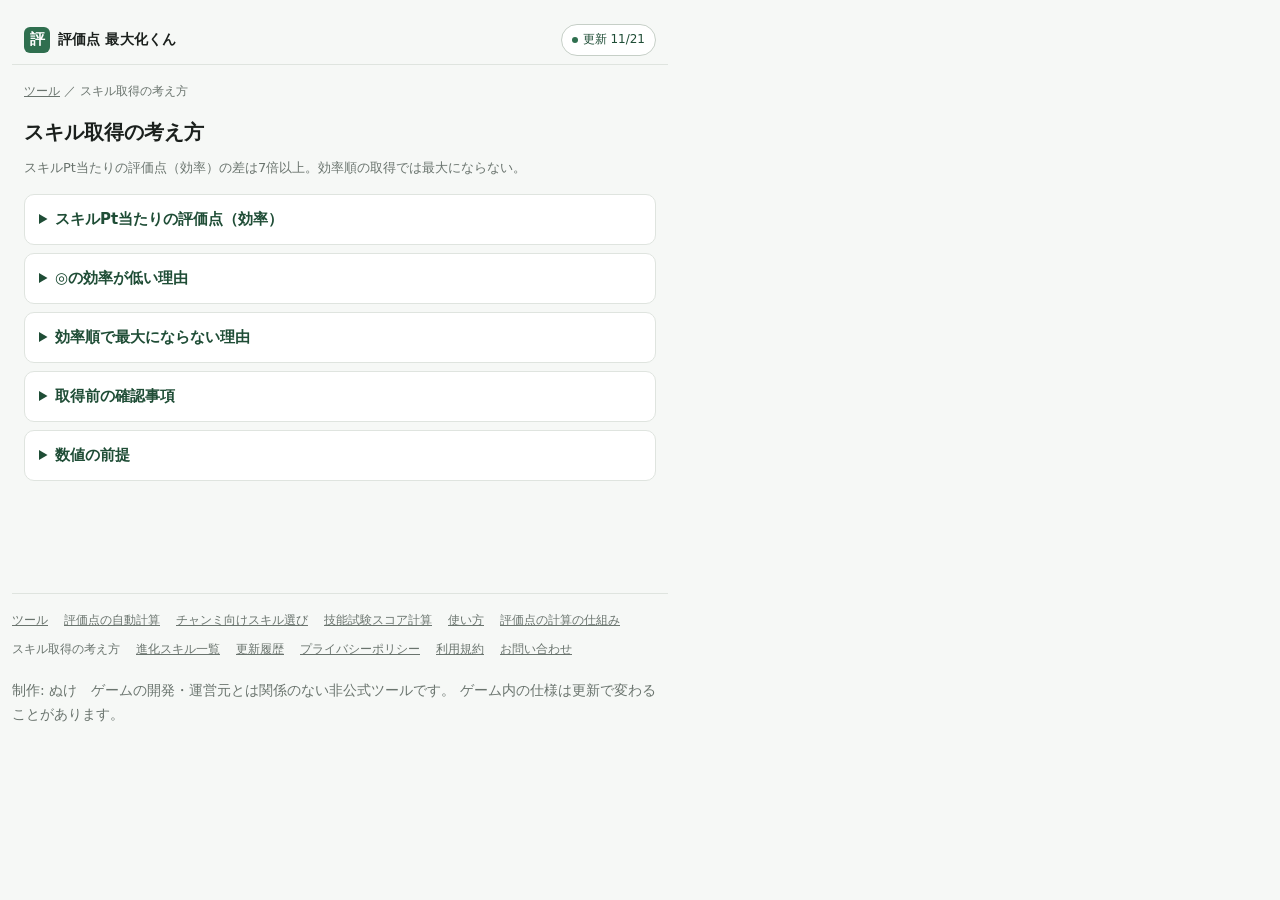
<file: strategy.html>
<!DOCTYPE html>
<html lang="ja">
<head>
<meta charset="utf-8">
<meta name="viewport" content="width=device-width, initial-scale=1">
<link rel="icon" href="favicon.ico?v=2" sizes="any">
<link rel="apple-touch-icon" href="apple-touch-icon.png?v=2">
<title>スキル取得の考え方 ― ウマ娘 評価点 最大化くん</title>
<meta name="description" content="限られたスキルポイントで評価点を伸ばすための考え方。スキルごとの効率の差、◎が割に合わない理由、効率順に取るだけでは最大にならない理由を実データで説明します。">
<meta property="og:type" content="article">
<meta property="og:site_name" content="ウマ娘 評価点 最大化くん">
<meta property="og:title" content="スキル取得の考え方">
<meta property="og:description" content="スキルの効率は7倍以上ばらつきます。効率順に取るだけでは最大にならない理由を、実際の計算結果で示します。">
<link rel="canonical" href="https://umax-tools.com/strategy.html">
<meta property="og:url" content="https://umax-tools.com/strategy.html">
<meta property="og:image" content="https://umax-tools.com/ogp.png?v=3">
<meta property="og:image:width" content="1200">
<meta property="og:image:height" content="630">
<meta name="twitter:card" content="summary_large_image">
<script async src="https://pagead2.googlesyndication.com/pagead/js/adsbygoogle.js?client=ca-pub-3369405192035986"
     crossorigin="anonymous"></script>
<link rel="stylesheet" href="docs.css">
<link rel="stylesheet" href="site.css?v=2">
</head>
<body>
<!-- site-header:start -->
<header class="siteHeader">
  <div class="siteHeader__inner">
    <a class="siteHeader__brand" href="index.html">
      <span class="siteHeader__mark" aria-hidden="true">評</span>
      <span class="siteHeader__name">評価点 最大化くん</span>
    </a>
    <a class="siteHeader__updates" href="updates.html">
      <span class="siteHeader__dot" aria-hidden="true"></span>更新 11/21
    </a>
  </div>
</header>
<!-- site-header:end -->
<div class="pageBody">
<!-- site-crumb:start -->
<p class="siteCrumb"><a href="index.html">ツール</a> ／ スキル取得の考え方</p>
<!-- site-crumb:end -->
<h1>スキル取得の考え方</h1>
<p class="quickNote">スキルPt当たりの評価点（効率）の差は7倍以上。効率順の取得では最大にならない。</p>

<details class="foldBlock"><summary>スキルPt当たりの評価点（効率）</summary>
<p>定義：スキル1Pt当たりの評価点＝<b>効率</b>。購入可能な1,084件の実測：<b>0.32〜2.39</b>（中央値1.31）。</p>
<p>同じ100Ptでも、選び方で評価点は<b>7倍以上</b>変動。「余ったから取る」と「効率を見て取る」で結果が大きく異なる。</p>

<h3>種類別の効率</h3>
<div class="tableWrap">
<table>
  <tr><th>種類</th><th class="num">件数</th><th class="num">効率の中央値</th><th class="num">最小</th><th class="num">最大</th></tr>
  <tr><td>金スキル</td><td class="num">330</td><td class="num">1.71</td><td class="num">0.97</td><td class="num">2.39</td></tr>
  <tr><td>○（下位）</td><td class="num">65</td><td class="num">1.67</td><td class="num">1.36</td><td class="num">2.17</td></tr>
  <tr><td>白スキル</td><td class="num">624</td><td class="num">1.21</td><td class="num">0.71</td><td class="num">2.17</td></tr>
  <tr><td>◎（上位）</td><td class="num">65</td><td class="num">0.41</td><td class="num">0.32</td><td class="num">0.56</td></tr>
</table>
</div>
<p>「○（下位）」の定義：<b>同じ系統に◎が存在するもの</b>。名前に○が付いても上位が◎でないスキル（コーナー巧者○など、上位が「弧線のプロフェッサー」といった別名の金スキル）は、通常の白スキルに分類。</p>
<p>注目点：<b>◎の低さ</b>。</p>

</details>
<details class="foldBlock"><summary>◎の効率が低い理由</summary>
<p>原因：<a href="scoring.html">評価点の積み上げ式</a>。○取得済みで◎を取ると、増加は<b>差分のみ</b>。</p>
<p>例：「右回り◎」＝増加45点・コスト110Pt・効率0.41（全体の中央値1.31の<b>3分の1以下</b>）。</p>
<p>前提：<b>評価点だけを見た場合</b>。◎にはレース性能の向上もあり、走らせる育成では判断が変わる。</p>

</details>
<details class="foldBlock"><summary>効率順で最大にならない理由</summary>
<p>効率順の取得は<b>最大にならない</b>。原因：Ptの余り。</p>
<p>最後に「80Pt残っているが、残りは全部100Pt以上」という状態になり、その80Ptが無駄になる。途中で効率の低いスキルを混ぜれば、端数まで使い切れて合計が上回る場合がある。</p>

<h3>差の実測</h3>
<p>条件：全適性A・進化なし。効率順と厳密解の比較。</p>
<div class="tableWrap">
<table>
  <tr><th>予算（SP）</th><th class="num">効率順</th><th class="num">厳密解</th><th class="num">差</th></tr>
  <tr><td>500</td><td class="num">1,195</td><td class="num">1,195</td><td class="num">0</td></tr>
  <tr><td>1,000</td><td class="num">2,346</td><td class="num">2,346</td><td class="num">0</td></tr>
  <tr><td>2,000</td><td class="num">4,440</td><td class="num">4,462</td><td class="num">+22</td></tr>
  <tr><td>4,000</td><td class="num">8,401</td><td class="num">8,452</td><td class="num">+51</td></tr>
  <tr><td>6,000</td><td class="num">12,362</td><td class="num">12,399</td><td class="num">+37</td></tr>
  <tr><td>8,000</td><td class="num">16,181</td><td class="num">16,249</td><td class="num">+68</td></tr>
  <tr><td>12,000</td><td class="num">23,671</td><td class="num">23,711</td><td class="num">+40</td></tr>
</table>
</div>
<p>結果：<b>差は小さい</b>（この条件で最大68点、予算が小さいうちは0のこともある）。</p>
<p>位置づけ：効率順は実用上かなり良い近似。差が効くのは評価ランクの境界付近で、数十点で<b>ランクが1つ変わる</b>ことがある。計算で取れる分は取っておく。</p>

</details>
<details class="foldBlock"><summary>取得前の確認事項</summary>

<h3>進化する金スキル</h3>
<p>進化のPtは不要。進化する金スキルは<b>同じコストで評価点が上乗せ</b>され、効率が大きく上昇。進化先はウマ娘・シナリオごとに異なるため、取得前に確認。</p>

<h3>ヒントによる割引</h3>
<p>必要PtはヒントLvで割引。割引の大きいスキルは、定価より効率が良い。判断は<b>画面に表示されているPt</b>で行う。</p>

<h3>適性の低い条件のスキル</h3>
<p>適性Gの条件を含むスキル：倍率0.7倍（条件2つで0.49倍）。同じコストなら、適性の高い条件のスキルが有利。</p>

</details>
<details class="foldBlock"><summary>数値の前提</summary>
<p>効率の集計：保持するスキルデータ1,084件（購入可能なもの）。効率順と厳密解の比較：ツールの計算エンジンでの実行結果。</p>
<p>注意：条件が変われば数値も変動。掲載は<b>一例で、あらゆる状況で成り立つ値ではない</b>。ゲームの更新で仕様が変わる可能性もある。</p>

<div class="note">
  <p>自分の育成での最適な組み合わせ：<a href="index.html">ツール本体</a>で算出（獲得画面のスクリーンショットから、所持Ptで評価点が最大になる組み合わせ）。</p>
</div>

</details>
</div><!-- /pageBody -->
<!-- site-footer:start -->
<footer class="siteFooter">
  <div class="siteFooter__links">
    <a href="index.html">ツール</a>
    <a href="skill-score.html">評価点の自動計算</a>
    <a href="champions-meeting.html">チャンミ向けスキル選び</a>
    <a href="skill-exam.html">技能試験スコア計算</a>
    <a href="usage.html">使い方</a>
    <a href="scoring.html">評価点の計算の仕組み</a>
    <span>スキル取得の考え方</span>
    <a href="evolutions.html">進化スキル一覧</a>
    <a href="updates.html">更新履歴</a>
    <a href="privacy.html">プライバシーポリシー</a>
    <a href="terms.html">利用規約</a>
    <a href="contact.html">お問い合わせ</a>
  </div>
  <p class="siteFooter__note">制作: ぬけ　ゲームの開発・運営元とは関係のない非公式ツールです。
  ゲーム内の仕様は更新で変わることがあります。</p>
</footer>
<!-- site-footer:end -->
</body>
</html>
</file>
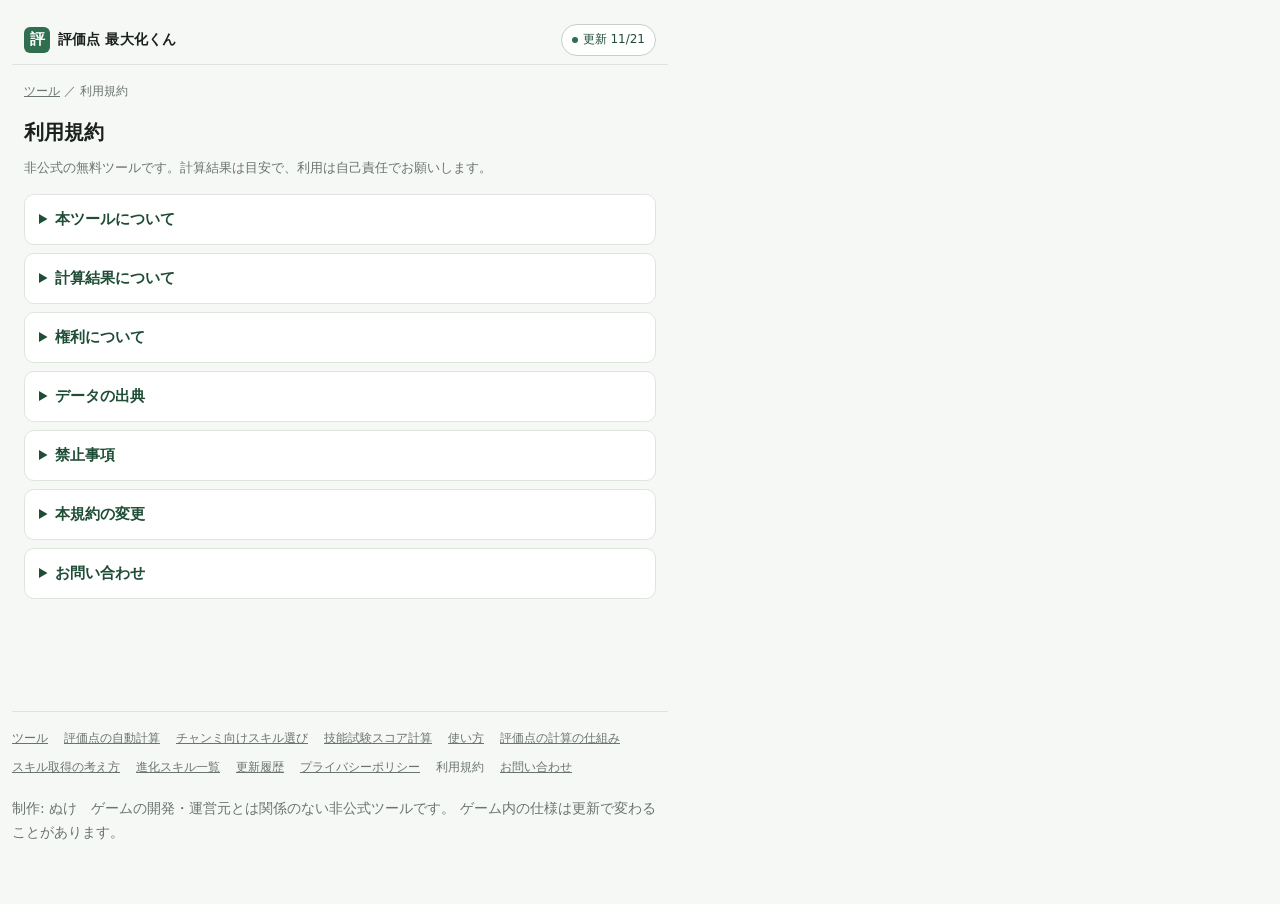
<file: terms.html>
<!DOCTYPE html>
<html lang="ja">
<head>
<meta charset="utf-8">
<meta name="viewport" content="width=device-width, initial-scale=1">
<link rel="icon" href="favicon.ico?v=2" sizes="any">
<link rel="apple-touch-icon" href="apple-touch-icon.png?v=2">
<title>利用規約 ― ウマ娘 評価点 最大化くん</title>
<meta name="description" content="スクリーンショットを選ぶだけで、所持スキルポイントの範囲で評価点が最大になるスキルの組み合わせを計算します。画像は端末外に送信しません。">
<meta property="og:type" content="website">
<meta property="og:site_name" content="ウマ娘 評価点 最大化くん">
<meta property="og:title" content="利用規約 ― ウマ娘 評価点 最大化くん">
<meta property="og:description" content="スキル獲得画面のスクショから、所持スキルPt内で評価点が最大になる組み合わせを算出します。">
<link rel="canonical" href="https://umax-tools.com/terms.html">
<meta property="og:url" content="https://umax-tools.com/terms.html">
<meta property="og:image" content="https://umax-tools.com/ogp.png?v=3">
<meta property="og:image:width" content="1200">
<meta property="og:image:height" content="630">
<meta name="twitter:card" content="summary_large_image">
<script async src="https://pagead2.googlesyndication.com/pagead/js/adsbygoogle.js?client=ca-pub-3369405192035986"
     crossorigin="anonymous"></script>
<link rel="stylesheet" href="docs.css">
<link rel="stylesheet" href="site.css?v=2">
</head>
<body>
<!-- site-header:start -->
<header class="siteHeader">
  <div class="siteHeader__inner">
    <a class="siteHeader__brand" href="index.html">
      <span class="siteHeader__mark" aria-hidden="true">評</span>
      <span class="siteHeader__name">評価点 最大化くん</span>
    </a>
    <a class="siteHeader__updates" href="updates.html">
      <span class="siteHeader__dot" aria-hidden="true"></span>更新 11/21
    </a>
  </div>
</header>
<!-- site-header:end -->
<div class="pageBody">
<!-- site-crumb:start -->
<p class="siteCrumb"><a href="index.html">ツール</a> ／ 利用規約</p>
<!-- site-crumb:end -->
<h1>利用規約</h1>
<p class="quickNote">非公式の無料ツールです。計算結果は目安で、利用は自己責任でお願いします。</p>

<details class="foldBlock"><summary>本ツールについて</summary>
<p>本ツールは、ゲーム「ウマ娘 プリティーダービー」のスキル獲得画面のスクリーンショットから
獲得候補スキルを読み取り、所持スキルポイントの範囲で評価点が最大になる組み合わせを計算する
非公式のツールです。</p>
<div class="note">
  <p><b>本ツールはゲームの開発・運営元とは一切関係のない、個人が制作したものです。</b>
  ゲームの運営元へ本ツールに関するお問い合わせをしないでください。</p>
</div>

</details>
<details class="foldBlock"><summary>計算結果について</summary>
<p>計算結果の正確性を保証しません。次の理由で結果が実際と異なることがあります。</p>
<ul>
  <li>画像から文字を読み取る処理には誤りが生じうること</li>
  <li>スクリーンショットの撮り漏れや見切れにより、一部のスキルが計算に含まれないこと</li>
  <li>ゲーム側の仕様変更・新スキルの追加に本ツールのデータが追いついていないこと</li>
  <li>ゲーム画面のレイアウト変更により読み取りが失敗すること</li>
</ul>
<p>結果は「認識結果の確認・修正」で読み取り内容を確かめてからご利用ください。
本ツールの利用によって生じたいかなる損害についても、運営者は責任を負いません。</p>

</details>
<details class="foldBlock"><summary>権利について</summary>
<ul>
  <li>ゲーム内の名称・画像・データに関する権利は、それぞれの権利者に帰属します。</li>
  <li>本ツールはゲームの画像を同梱していません。画面に表示される画像は、
      利用者が読み込んだスクリーンショットをブラウザ内で切り出したものです。</li>
  <li>利用者が読み込んだ画像は利用者の端末内に留まり、運営者へ送信されません
      （<a href="privacy.html">プライバシーポリシー</a>）。</li>
</ul>

</details>
<details class="foldBlock"><summary>データの出典</summary>
<p>本ツールが用いているスキルの名称・評価点などのデータは、
ゲーム内の情報をもとに、本ツール独自の形式へ再構成したものです。</p>
<p>データの誤りや、それによって生じた計算結果の誤りについての責任は、すべて本ツールの制作者にあります。
本ツールに関するお問い合わせは、<a href="contact.html">お問い合わせ</a>へお願いします。</p>

</details>
<details class="foldBlock"><summary>禁止事項</summary>
<ul>
  <li>本ツールの動作を妨げる行為</li>
  <li>本ツールが計算した結果を、本ツールの成果であることを偽って有償で販売する行為</li>
</ul>

</details>
<details class="foldBlock"><summary>本規約の変更</summary>
<p>内容を変更する場合は、このページを更新します。</p>

</details>
<details class="foldBlock"><summary>お問い合わせ</summary>
<p><a href="contact.html">お問い合わせページ</a>からご連絡ください。</p>

</details>
</div><!-- /pageBody -->
<!-- site-footer:start -->
<footer class="siteFooter">
  <div class="siteFooter__links">
    <a href="index.html">ツール</a>
    <a href="skill-score.html">評価点の自動計算</a>
    <a href="champions-meeting.html">チャンミ向けスキル選び</a>
    <a href="skill-exam.html">技能試験スコア計算</a>
    <a href="usage.html">使い方</a>
    <a href="scoring.html">評価点の計算の仕組み</a>
    <a href="strategy.html">スキル取得の考え方</a>
    <a href="evolutions.html">進化スキル一覧</a>
    <a href="updates.html">更新履歴</a>
    <a href="privacy.html">プライバシーポリシー</a>
    <span>利用規約</span>
    <a href="contact.html">お問い合わせ</a>
  </div>
  <p class="siteFooter__note">制作: ぬけ　ゲームの開発・運営元とは関係のない非公式ツールです。
  ゲーム内の仕様は更新で変わることがあります。</p>
</footer>
<!-- site-footer:end -->
</body>
</html>
</file>
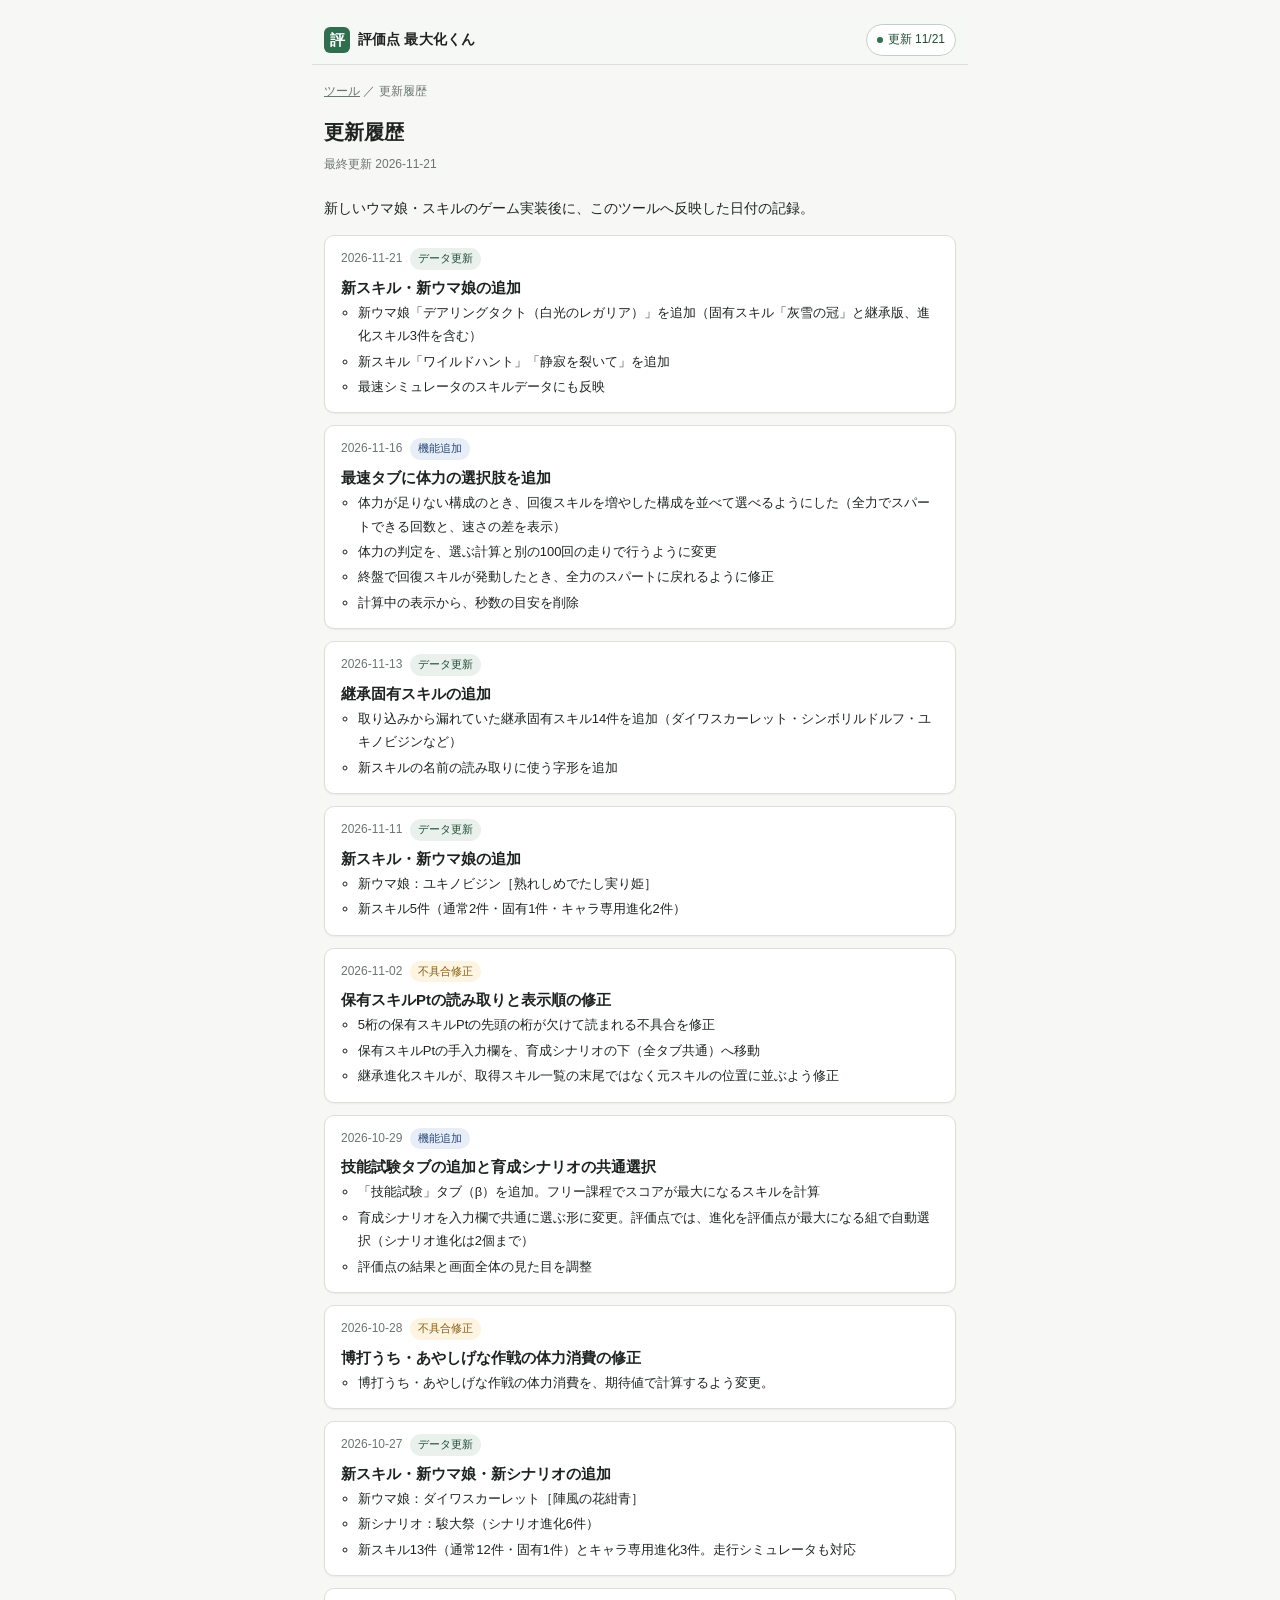
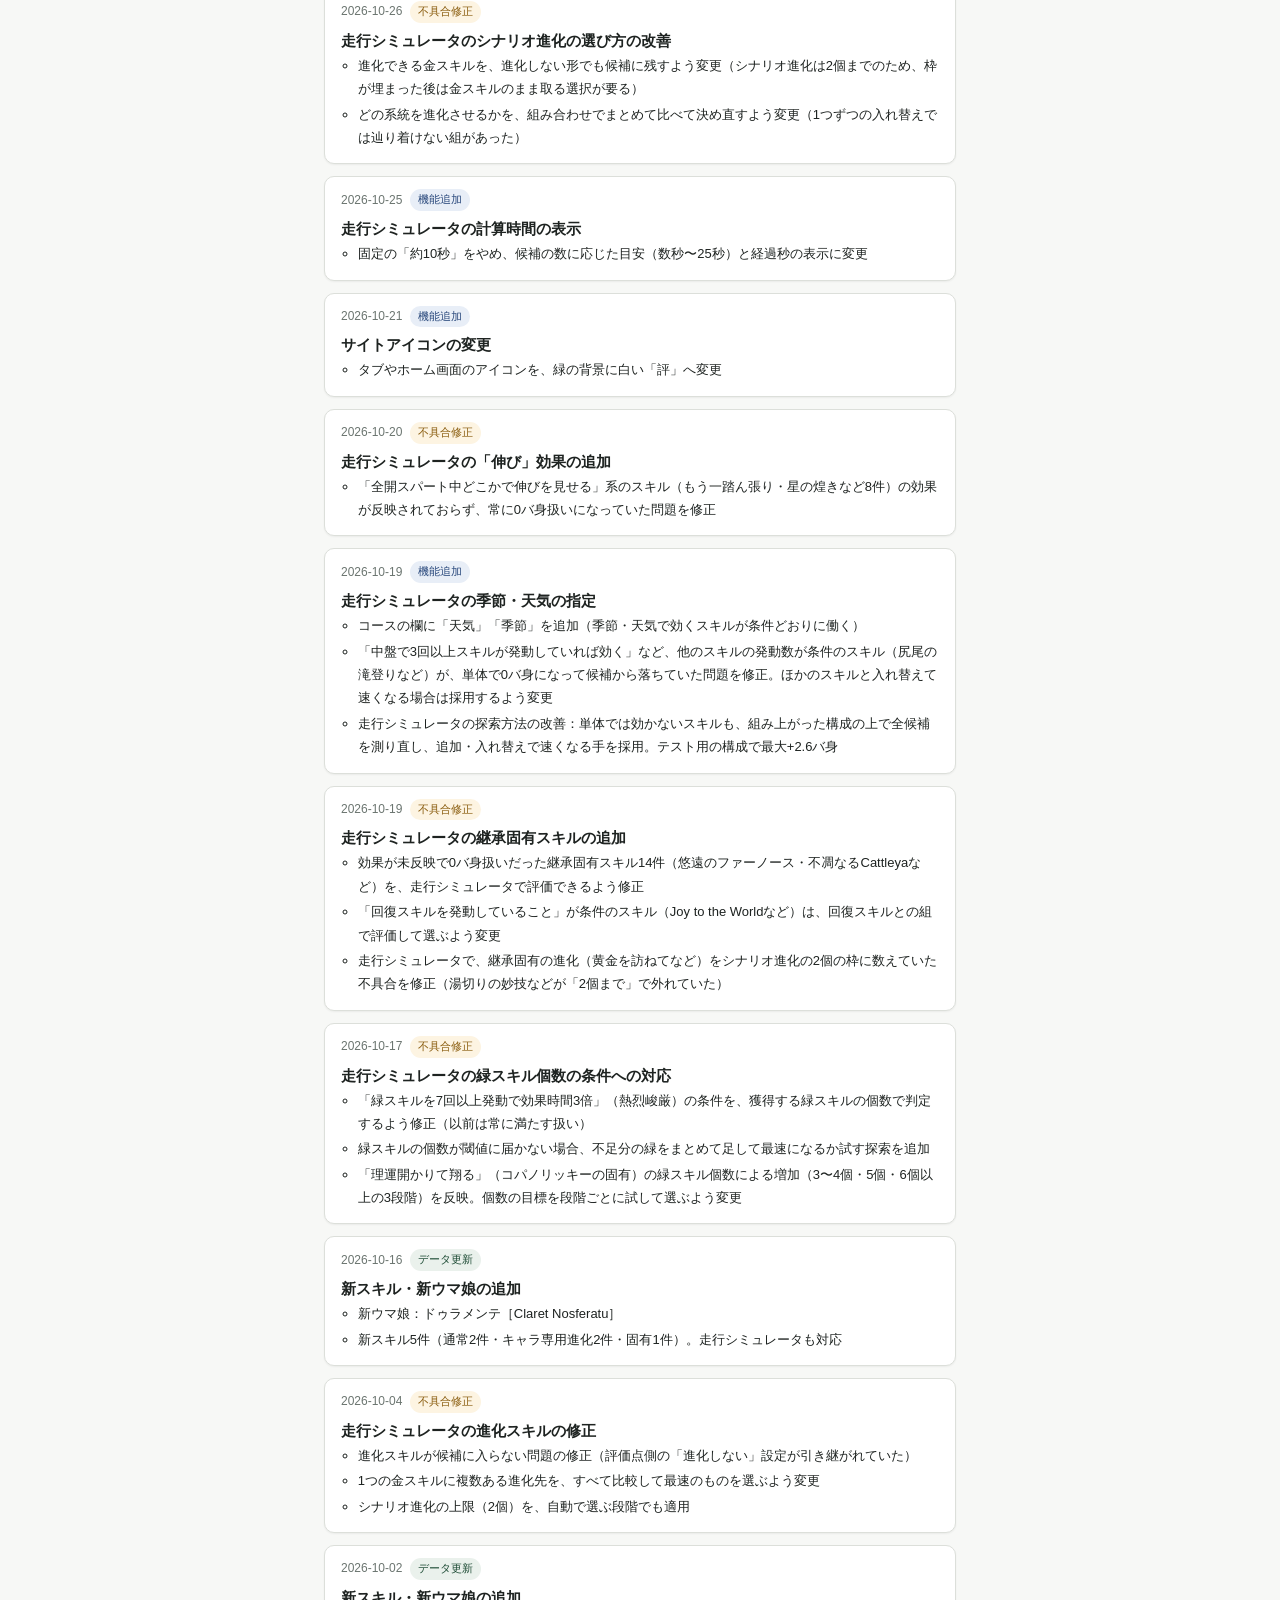
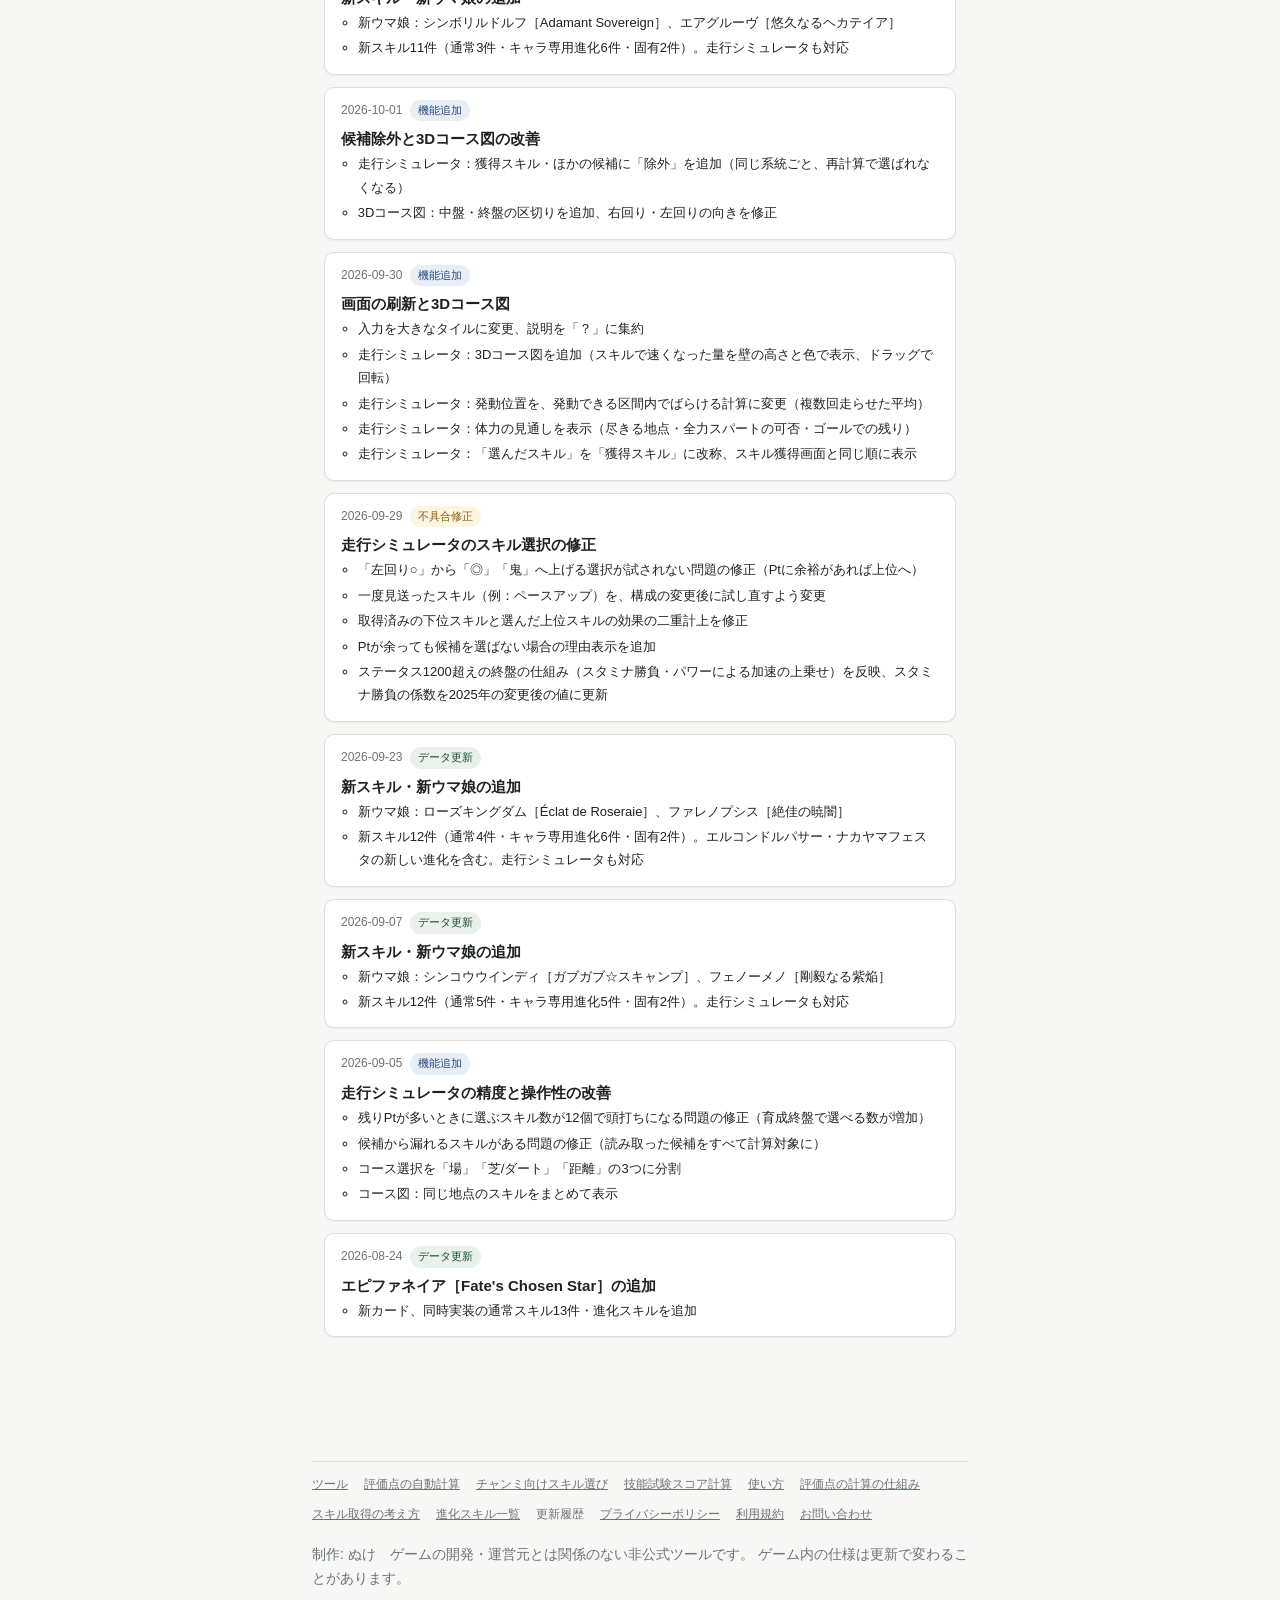
<file: updates.html>
<!DOCTYPE html>
<html lang="ja">
<head>
<meta charset="utf-8">
<meta name="viewport" content="width=device-width, initial-scale=1">
<link rel="icon" href="favicon.ico?v=2" sizes="any">
<link rel="apple-touch-icon" href="apple-touch-icon.png?v=2">
<title>更新履歴 ― ウマ娘 評価点 最大化くん</title>
<meta name="description" content="ウマ娘 評価点 最大化くんの更新履歴。新スキル・新ウマ娘への対応、機能の追加、不具合の修正を日付順に記載しています。">
<meta property="og:type" content="article">
<meta property="og:site_name" content="ウマ娘 評価点 最大化くん">
<meta property="og:title" content="更新履歴">
<meta property="og:description" content="新スキル・新ウマ娘への対応、機能追加、不具合修正の記録です。">
<link rel="canonical" href="https://umax-tools.com/updates.html">
<meta property="og:url" content="https://umax-tools.com/updates.html">
<meta property="og:image" content="https://umax-tools.com/ogp.png?v=3">
<meta property="og:image:width" content="1200">
<meta property="og:image:height" content="630">
<meta name="twitter:card" content="summary_large_image">
<script async src="https://pagead2.googlesyndication.com/pagead/js/adsbygoogle.js?client=ca-pub-3369405192035986"
     crossorigin="anonymous"></script>
<link rel="stylesheet" href="site.css?v=2">
<link rel="stylesheet" href="docs.css?v=5">
</head>
<body>
<!-- site-header:start -->
<header class="siteHeader">
  <div class="siteHeader__inner">
    <a class="siteHeader__brand" href="index.html">
      <span class="siteHeader__mark" aria-hidden="true">評</span>
      <span class="siteHeader__name">評価点 最大化くん</span>
    </a>
    <a class="siteHeader__updates" href="updates.html">
      <span class="siteHeader__dot" aria-hidden="true"></span>更新 11/21
    </a>
  </div>
</header>
<!-- site-header:end -->
<div class="pageBody">
<!-- site-crumb:start -->
<p class="siteCrumb"><a href="index.html">ツール</a> ／ 更新履歴</p>
<!-- site-crumb:end -->
<h1>更新履歴</h1>
<p class="updated">最終更新 2026-11-21</p>

<p>新しいウマ娘・スキルのゲーム実装後に、このツールへ反映した日付の記録。</p>

<ul class="updateList">
  <li class="updateItem">
    <div class="updateItem__head">
      <span class="updateItem__date">2026-11-21</span>
      <span class="updateItem__kind" data-kind="data">データ更新</span>
    </div>
    <p class="updateItem__title">新スキル・新ウマ娘の追加</p>
    <ul class="updateItem__body">
      <li>新ウマ娘「デアリングタクト（白光のレガリア）」を追加（固有スキル「灰雪の冠」と継承版、進化スキル3件を含む）</li>
      <li>新スキル「ワイルドハント」「静寂を裂いて」を追加</li>
      <li>最速シミュレータのスキルデータにも反映</li>
    </ul>
  </li>
  <li class="updateItem">
    <div class="updateItem__head">
      <span class="updateItem__date">2026-11-16</span>
      <span class="updateItem__kind" data-kind="feature">機能追加</span>
    </div>
    <p class="updateItem__title">最速タブに体力の選択肢を追加</p>
    <ul class="updateItem__body">
      <li>体力が足りない構成のとき、回復スキルを増やした構成を並べて選べるようにした（全力でスパートできる回数と、速さの差を表示）</li>
      <li>体力の判定を、選ぶ計算と別の100回の走りで行うように変更</li>
      <li>終盤で回復スキルが発動したとき、全力のスパートに戻れるように修正</li>
      <li>計算中の表示から、秒数の目安を削除</li>
    </ul>
  </li>
  <li class="updateItem">
    <div class="updateItem__head">
      <span class="updateItem__date">2026-11-13</span>
      <span class="updateItem__kind" data-kind="data">データ更新</span>
    </div>
    <p class="updateItem__title">継承固有スキルの追加</p>
    <ul class="updateItem__body">
      <li>取り込みから漏れていた継承固有スキル14件を追加（ダイワスカーレット・シンボリルドルフ・ユキノビジンなど）</li>
      <li>新スキルの名前の読み取りに使う字形を追加</li>
    </ul>
  </li>
  <li class="updateItem">
    <div class="updateItem__head">
      <span class="updateItem__date">2026-11-11</span>
      <span class="updateItem__kind" data-kind="data">データ更新</span>
    </div>
    <p class="updateItem__title">新スキル・新ウマ娘の追加</p>
    <ul class="updateItem__body">
      <li>新ウマ娘：ユキノビジン［熟れしめでたし実り姫］</li>
      <li>新スキル5件（通常2件・固有1件・キャラ専用進化2件）</li>
    </ul>
  </li>
  <li class="updateItem">
    <div class="updateItem__head">
      <span class="updateItem__date">2026-11-02</span>
      <span class="updateItem__kind" data-kind="fix">不具合修正</span>
    </div>
    <p class="updateItem__title">保有スキルPtの読み取りと表示順の修正</p>
    <ul class="updateItem__body">
      <li>5桁の保有スキルPtの先頭の桁が欠けて読まれる不具合を修正</li>
      <li>保有スキルPtの手入力欄を、育成シナリオの下（全タブ共通）へ移動</li>
      <li>継承進化スキルが、取得スキル一覧の末尾ではなく元スキルの位置に並ぶよう修正</li>
    </ul>
  </li>
  <li class="updateItem">
    <div class="updateItem__head">
      <span class="updateItem__date">2026-10-29</span>
      <span class="updateItem__kind" data-kind="feature">機能追加</span>
    </div>
    <p class="updateItem__title">技能試験タブの追加と育成シナリオの共通選択</p>
    <ul class="updateItem__body">
      <li>「技能試験」タブ（β）を追加。フリー課程でスコアが最大になるスキルを計算</li>
      <li>育成シナリオを入力欄で共通に選ぶ形に変更。評価点では、進化を評価点が最大になる組で自動選択（シナリオ進化は2個まで）</li>
      <li>評価点の結果と画面全体の見た目を調整</li>
    </ul>
  </li>
  <li class="updateItem">
    <div class="updateItem__head">
      <span class="updateItem__date">2026-10-28</span>
      <span class="updateItem__kind" data-kind="fix">不具合修正</span>
    </div>
    <p class="updateItem__title">博打うち・あやしげな作戦の体力消費の修正</p>
    <ul class="updateItem__body">
      <li>博打うち・あやしげな作戦の体力消費を、期待値で計算するよう変更。</li>
    </ul>
  </li>
  <li class="updateItem">
    <div class="updateItem__head">
      <span class="updateItem__date">2026-10-27</span>
      <span class="updateItem__kind" data-kind="data">データ更新</span>
    </div>
    <p class="updateItem__title">新スキル・新ウマ娘・新シナリオの追加</p>
    <ul class="updateItem__body">
      <li>新ウマ娘：ダイワスカーレット［陣風の花紺青］</li>
      <li>新シナリオ：駿大祭（シナリオ進化6件）</li>
      <li>新スキル13件（通常12件・固有1件）とキャラ専用進化3件。走行シミュレータも対応</li>
    </ul>
  </li>
  <li class="updateItem">
    <div class="updateItem__head">
      <span class="updateItem__date">2026-10-26</span>
      <span class="updateItem__kind" data-kind="fix">不具合修正</span>
    </div>
    <p class="updateItem__title">走行シミュレータのシナリオ進化の選び方の改善</p>
    <ul class="updateItem__body">
      <li>進化できる金スキルを、進化しない形でも候補に残すよう変更（シナリオ進化は2個までのため、枠が埋まった後は金スキルのまま取る選択が要る）</li>
      <li>どの系統を進化させるかを、組み合わせでまとめて比べて決め直すよう変更（1つずつの入れ替えでは辿り着けない組があった）</li>
    </ul>
  </li>
  <li class="updateItem">
    <div class="updateItem__head">
      <span class="updateItem__date">2026-10-25</span>
      <span class="updateItem__kind" data-kind="feature">機能追加</span>
    </div>
    <p class="updateItem__title">走行シミュレータの計算時間の表示</p>
    <ul class="updateItem__body">
      <li>固定の「約10秒」をやめ、候補の数に応じた目安（数秒〜25秒）と経過秒の表示に変更</li>
    </ul>
  </li>
  <li class="updateItem">
    <div class="updateItem__head">
      <span class="updateItem__date">2026-10-21</span>
      <span class="updateItem__kind" data-kind="feature">機能追加</span>
    </div>
    <p class="updateItem__title">サイトアイコンの変更</p>
    <ul class="updateItem__body">
      <li>タブやホーム画面のアイコンを、緑の背景に白い「評」へ変更</li>
    </ul>
  </li>
  <li class="updateItem">
    <div class="updateItem__head">
      <span class="updateItem__date">2026-10-20</span>
      <span class="updateItem__kind" data-kind="fix">不具合修正</span>
    </div>
    <p class="updateItem__title">走行シミュレータの「伸び」効果の追加</p>
    <ul class="updateItem__body">
      <li>「全開スパート中どこかで伸びを見せる」系のスキル（もう一踏ん張り・星の煌きなど8件）の効果が反映されておらず、常に0バ身扱いになっていた問題を修正</li>
    </ul>
  </li>
  <li class="updateItem">
    <div class="updateItem__head">
      <span class="updateItem__date">2026-10-19</span>
      <span class="updateItem__kind" data-kind="feature">機能追加</span>
    </div>
    <p class="updateItem__title">走行シミュレータの季節・天気の指定</p>
    <ul class="updateItem__body">
      <li>コースの欄に「天気」「季節」を追加（季節・天気で効くスキルが条件どおりに働く）</li>
      <li>「中盤で3回以上スキルが発動していれば効く」など、他のスキルの発動数が条件のスキル（尻尾の滝登りなど）が、単体で0バ身になって候補から落ちていた問題を修正。ほかのスキルと入れ替えて速くなる場合は採用するよう変更</li>
      <li>走行シミュレータの探索方法の改善：単体では効かないスキルも、組み上がった構成の上で全候補を測り直し、追加・入れ替えで速くなる手を採用。テスト用の構成で最大+2.6バ身</li>
    </ul>
  </li>
  <li class="updateItem">
    <div class="updateItem__head">
      <span class="updateItem__date">2026-10-19</span>
      <span class="updateItem__kind" data-kind="fix">不具合修正</span>
    </div>
    <p class="updateItem__title">走行シミュレータの継承固有スキルの追加</p>
    <ul class="updateItem__body">
      <li>効果が未反映で0バ身扱いだった継承固有スキル14件（悠遠のファーノース・不凋なるCattleyaなど）を、走行シミュレータで評価できるよう修正</li>
      <li>「回復スキルを発動していること」が条件のスキル（Joy to the Worldなど）は、回復スキルとの組で評価して選ぶよう変更</li>
      <li>走行シミュレータで、継承固有の進化（黄金を訪ねてなど）をシナリオ進化の2個の枠に数えていた不具合を修正（湯切りの妙技などが「2個まで」で外れていた）</li>
    </ul>
  </li>
  <li class="updateItem">
    <div class="updateItem__head">
      <span class="updateItem__date">2026-10-17</span>
      <span class="updateItem__kind" data-kind="fix">不具合修正</span>
    </div>
    <p class="updateItem__title">走行シミュレータの緑スキル個数の条件への対応</p>
    <ul class="updateItem__body">
      <li>「緑スキルを7回以上発動で効果時間3倍」（熱烈峻厳）の条件を、獲得する緑スキルの個数で判定するよう修正（以前は常に満たす扱い）</li>
      <li>緑スキルの個数が閾値に届かない場合、不足分の緑をまとめて足して最速になるか試す探索を追加</li>
      <li>「理運開かりて翔る」（コパノリッキーの固有）の緑スキル個数による増加（3〜4個・5個・6個以上の3段階）を反映。個数の目標を段階ごとに試して選ぶよう変更</li>
    </ul>
  </li>
  <li class="updateItem">
    <div class="updateItem__head">
      <span class="updateItem__date">2026-10-16</span>
      <span class="updateItem__kind" data-kind="data">データ更新</span>
    </div>
    <p class="updateItem__title">新スキル・新ウマ娘の追加</p>
    <ul class="updateItem__body">
      <li>新ウマ娘：ドゥラメンテ［Claret Nosferatu］</li>
      <li>新スキル5件（通常2件・キャラ専用進化2件・固有1件）。走行シミュレータも対応</li>
    </ul>
  </li>
  <li class="updateItem">
    <div class="updateItem__head">
      <span class="updateItem__date">2026-10-04</span>
      <span class="updateItem__kind" data-kind="fix">不具合修正</span>
    </div>
    <p class="updateItem__title">走行シミュレータの進化スキルの修正</p>
    <ul class="updateItem__body">
      <li>進化スキルが候補に入らない問題の修正（評価点側の「進化しない」設定が引き継がれていた）</li>
      <li>1つの金スキルに複数ある進化先を、すべて比較して最速のものを選ぶよう変更</li>
      <li>シナリオ進化の上限（2個）を、自動で選ぶ段階でも適用</li>
    </ul>
  </li>
  <li class="updateItem">
    <div class="updateItem__head">
      <span class="updateItem__date">2026-10-02</span>
      <span class="updateItem__kind" data-kind="data">データ更新</span>
    </div>
    <p class="updateItem__title">新スキル・新ウマ娘の追加</p>
    <ul class="updateItem__body">
      <li>新ウマ娘：シンボリルドルフ［Adamant Sovereign］、エアグルーヴ［悠久なるヘカテイア］</li>
      <li>新スキル11件（通常3件・キャラ専用進化6件・固有2件）。走行シミュレータも対応</li>
    </ul>
  </li>
  <li class="updateItem">
    <div class="updateItem__head">
      <span class="updateItem__date">2026-10-01</span>
      <span class="updateItem__kind" data-kind="feature">機能追加</span>
    </div>
    <p class="updateItem__title">候補除外と3Dコース図の改善</p>
    <ul class="updateItem__body">
      <li>走行シミュレータ：獲得スキル・ほかの候補に「除外」を追加（同じ系統ごと、再計算で選ばれなくなる）</li>
      <li>3Dコース図：中盤・終盤の区切りを追加、右回り・左回りの向きを修正</li>
    </ul>
  </li>
  <li class="updateItem">
    <div class="updateItem__head">
      <span class="updateItem__date">2026-09-30</span>
      <span class="updateItem__kind" data-kind="feature">機能追加</span>
    </div>
    <p class="updateItem__title">画面の刷新と3Dコース図</p>
    <ul class="updateItem__body">
      <li>入力を大きなタイルに変更、説明を「？」に集約</li>
      <li>走行シミュレータ：3Dコース図を追加（スキルで速くなった量を壁の高さと色で表示、ドラッグで回転）</li>
      <li>走行シミュレータ：発動位置を、発動できる区間内でばらける計算に変更（複数回走らせた平均）</li>
      <li>走行シミュレータ：体力の見通しを表示（尽きる地点・全力スパートの可否・ゴールでの残り）</li>
      <li>走行シミュレータ：「選んだスキル」を「獲得スキル」に改称、スキル獲得画面と同じ順に表示</li>
    </ul>
  </li>
  <li class="updateItem">
    <div class="updateItem__head">
      <span class="updateItem__date">2026-09-29</span>
      <span class="updateItem__kind" data-kind="fix">不具合修正</span>
    </div>
    <p class="updateItem__title">走行シミュレータのスキル選択の修正</p>
    <ul class="updateItem__body">
      <li>「左回り○」から「◎」「鬼」へ上げる選択が試されない問題の修正（Ptに余裕があれば上位へ）</li>
      <li>一度見送ったスキル（例：ペースアップ）を、構成の変更後に試し直すよう変更</li>
      <li>取得済みの下位スキルと選んだ上位スキルの効果の二重計上を修正</li>
      <li>Ptが余っても候補を選ばない場合の理由表示を追加</li>
      <li>ステータス1200超えの終盤の仕組み（スタミナ勝負・パワーによる加速の上乗せ）を反映、スタミナ勝負の係数を2025年の変更後の値に更新</li>
    </ul>
  </li>
  <li class="updateItem">
    <div class="updateItem__head">
      <span class="updateItem__date">2026-09-23</span>
      <span class="updateItem__kind" data-kind="data">データ更新</span>
    </div>
    <p class="updateItem__title">新スキル・新ウマ娘の追加</p>
    <ul class="updateItem__body">
      <li>新ウマ娘：ローズキングダム［Éclat de Roseraie］、ファレノプシス［絶佳の暁闇］</li>
      <li>新スキル12件（通常4件・キャラ専用進化6件・固有2件）。エルコンドルパサー・ナカヤマフェスタの新しい進化を含む。走行シミュレータも対応</li>
    </ul>
  </li>
  <li class="updateItem">
    <div class="updateItem__head">
      <span class="updateItem__date">2026-09-07</span>
      <span class="updateItem__kind" data-kind="data">データ更新</span>
    </div>
    <p class="updateItem__title">新スキル・新ウマ娘の追加</p>
    <ul class="updateItem__body">
      <li>新ウマ娘：シンコウウインディ［ガブガブ☆スキャンプ］、フェノーメノ［剛毅なる紫焔］</li>
      <li>新スキル12件（通常5件・キャラ専用進化5件・固有2件）。走行シミュレータも対応</li>
    </ul>
  </li>
  <li class="updateItem">
    <div class="updateItem__head">
      <span class="updateItem__date">2026-09-05</span>
      <span class="updateItem__kind" data-kind="feature">機能追加</span>
    </div>
    <p class="updateItem__title">走行シミュレータの精度と操作性の改善</p>
    <ul class="updateItem__body">
      <li>残りPtが多いときに選ぶスキル数が12個で頭打ちになる問題の修正（育成終盤で選べる数が増加）</li>
      <li>候補から漏れるスキルがある問題の修正（読み取った候補をすべて計算対象に）</li>
      <li>コース選択を「場」「芝/ダート」「距離」の3つに分割</li>
      <li>コース図：同じ地点のスキルをまとめて表示</li>
    </ul>
  </li>
  <li class="updateItem">
    <div class="updateItem__head">
      <span class="updateItem__date">2026-08-24</span>
      <span class="updateItem__kind" data-kind="data">データ更新</span>
    </div>
    <p class="updateItem__title">エピファネイア［Fate's Chosen Star］の追加</p>
    <ul class="updateItem__body">
      <li>新カード、同時実装の通常スキル13件・進化スキルを追加</li>
    </ul>
  </li>
</ul>
</div>
<!-- site-footer:start -->
<footer class="siteFooter">
  <div class="siteFooter__links">
    <a href="index.html">ツール</a>
    <a href="skill-score.html">評価点の自動計算</a>
    <a href="champions-meeting.html">チャンミ向けスキル選び</a>
    <a href="skill-exam.html">技能試験スコア計算</a>
    <a href="usage.html">使い方</a>
    <a href="scoring.html">評価点の計算の仕組み</a>
    <a href="strategy.html">スキル取得の考え方</a>
    <a href="evolutions.html">進化スキル一覧</a>
    <span>更新履歴</span>
    <a href="privacy.html">プライバシーポリシー</a>
    <a href="terms.html">利用規約</a>
    <a href="contact.html">お問い合わせ</a>
  </div>
  <p class="siteFooter__note">制作: ぬけ　ゲームの開発・運営元とは関係のない非公式ツールです。
  ゲーム内の仕様は更新で変わることがあります。</p>
</footer>
<!-- site-footer:end -->
</body>
</html>
</file>
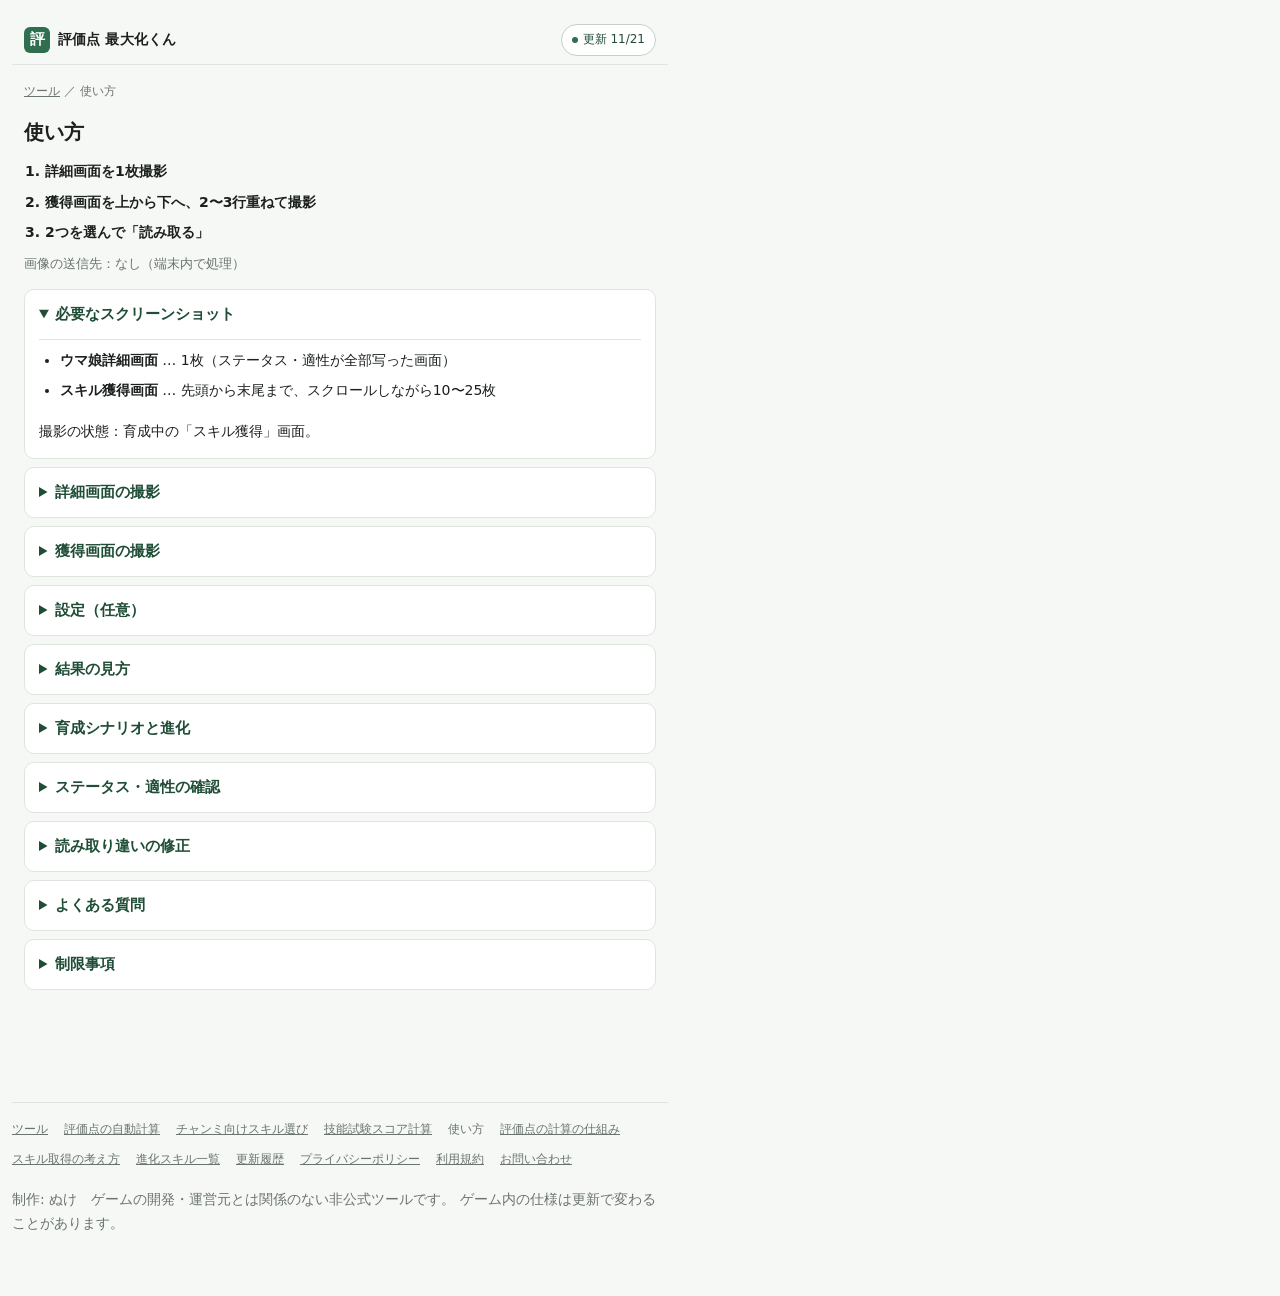
<file: usage.html>
<!DOCTYPE html>
<html lang="ja">
<head>
<meta charset="utf-8">
<meta name="viewport" content="width=device-width, initial-scale=1">
<link rel="icon" href="favicon.ico?v=2" sizes="any">
<link rel="apple-touch-icon" href="apple-touch-icon.png?v=2">
<title>使い方 ― ウマ娘 評価点 最大化くん</title>
<meta name="description" content="スクリーンショットを選ぶだけで、所持スキルポイントの範囲で評価点が最大になるスキルの組み合わせを計算します。画像は端末外に送信しません。">
<meta property="og:type" content="website">
<meta property="og:site_name" content="ウマ娘 評価点 最大化くん">
<meta property="og:title" content="使い方 ― ウマ娘 評価点 最大化くん">
<meta property="og:description" content="スキル獲得画面のスクショから、所持スキルPt内で評価点が最大になる組み合わせを算出します。">
<link rel="canonical" href="https://umax-tools.com/usage.html">
<meta property="og:url" content="https://umax-tools.com/usage.html">
<meta property="og:image" content="https://umax-tools.com/ogp.png?v=3">
<meta property="og:image:width" content="1200">
<meta property="og:image:height" content="630">
<meta name="twitter:card" content="summary_large_image">
<script async src="https://pagead2.googlesyndication.com/pagead/js/adsbygoogle.js?client=ca-pub-3369405192035986"
     crossorigin="anonymous"></script>
<link rel="stylesheet" href="docs.css">
<link rel="stylesheet" href="site.css?v=2">
</head>
<body>
<!-- site-header:start -->
<header class="siteHeader">
  <div class="siteHeader__inner">
    <a class="siteHeader__brand" href="index.html">
      <span class="siteHeader__mark" aria-hidden="true">評</span>
      <span class="siteHeader__name">評価点 最大化くん</span>
    </a>
    <a class="siteHeader__updates" href="updates.html">
      <span class="siteHeader__dot" aria-hidden="true"></span>更新 11/21
    </a>
  </div>
</header>
<!-- site-header:end -->
<div class="pageBody">
<!-- site-crumb:start -->
<p class="siteCrumb"><a href="index.html">ツール</a> ／ 使い方</p>
<!-- site-crumb:end -->
<h1>使い方</h1>
<ol class="quick"><li>詳細画面を1枚撮影</li><li>獲得画面を上から下へ、2〜3行重ねて撮影</li><li>2つを選んで「読み取る」</li></ol><p class="quickNote">画像の送信先：なし（端末内で処理）</p>

<details class="foldBlock" open><summary>必要なスクリーンショット</summary>
<ul>
  <li><b>ウマ娘詳細画面</b> … 1枚（ステータス・適性が全部写った画面）</li>
  <li><b>スキル獲得画面</b> … 先頭から末尾まで、スクロールしながら10〜25枚</li>
</ul>
<p>撮影の状態：育成中の「スキル獲得」画面。</p>
</details>
<details class="foldBlock"><summary>詳細画面の撮影</summary>
<ul>
  <li>写す範囲：ステータス5項目と適性すべて</li>
  <li>読み取り失敗時：計算は可、「獲得後の総合評価点」のみ非表示</li>
</ul>
</details>
<details class="foldBlock"><summary>獲得画面の撮影</summary>
<ul>
  <li>事前設定：<b>「説明省略」をON</b></li>
  <li>撮影範囲：リスト最上部から最下部までスクロール</li>
  <li>画像の重なり：前後で<b>スキル2〜3行</b></li>
</ul>
</details>
<details class="foldBlock"><summary>設定（任意）</summary>
<ul>
  <li><b>固有スキルLv</b> … 手動で選択（既定：Lv6）</li>
  <li><b>目標評価ランク</b> … 選択時は、そのランクの上限内で評価点を最大化。空欄時は所持Pt内で最大化</li>
  <li><b>保有スキルPt</b> … 空欄時は獲得画面のヘッダーから自動取得。読み取り失敗時・値の相違時だけ入力（入力値が優先）</li>
</ul>
</details>
<details class="foldBlock"><summary>結果の見方</summary>
<p>「計算する」後の表示順：</p>
<ul>
  <li><b>獲得後の総合評価点（推定）</b>と評価ランク（大きな数字）、現在の評価点と今回の追加、消費Pt／所持Pt</li>
  <li><b>獲得スキルの一覧</b>（スキル名・消費Pt・評価点。進化するスキルには「進化」の印）</li>
  <li><b>認識結果の確認・修正</b>（折りたたみ）</li>
</ul>
</details>
<details class="foldBlock"><summary>育成シナリオと進化</summary>
<ul>
  <li><b>育成シナリオ</b> … 入力欄で選択（既定：最新のシナリオ）。評価点・最速・技能試験で共通</li>
  <li><b>進化</b> … 進化できる金スキルのうち、評価点が最大になる組を自動で選ぶ。最速では、最も速く走れる組を選ぶ</li>
  <li><b>シナリオ進化</b> … 選んだシナリオのものだけが対象で、2個まで。キャラ専用の進化は個数の制限なし</li>
  <li>シナリオを変えると、自動で再計算される</li>
</ul>
</details>
<details class="foldBlock"><summary>ステータス・適性の確認</summary>
<p>場所：結果中ほどの<b>「ステータス・適性の確認」</b>（読み取り失敗時は自動で展開）。</p>
<ul>
  <li><b>ステータス</b>（5項目）… 「現在の総合評価点」の土台。誤りは評価点全体のずれになる</li>
  <li><b>適性</b>（8項目）… スキルの倍率に効く。誤りはおすすめの組み合わせの変化になる</li>
  <li>各項目の横に<b>詳細画面の元画像</b>を表示（読み取り値との見比べ用）</li>
  <li>修正後は<b>「反映して再計算」</b></li>
</ul>
<p>端末によって誤読あり。折りたたんだ見出しにも読み取り値を表示。</p>
</details>
<details class="foldBlock"><summary>読み取り違いの修正</summary>
<p>場所：結果下の<b>「認識結果の確認・修正」</b>（読み取れない行がある場合は自動で展開）。</p>
<ul>
  <li>各行の左：スクリーンショットから切り出した<b>アイコンとスキル名の画像</b>（文字が違っても、アイコンで該当行を特定可）</li>
  <li>並び順：スキル獲得画面と同じ</li>
  <li>スキル名：候補から選び直し可。必要Ptも修正可</li>
  <li>二重に読まれた行：「削除」／読み取れなかった行：最下段から「追加」</li>
  <li><b>「要確認」</b>タグ：確信度が低い行（第1候補で計算済み。次点候補はボタンで差し替え）</li>
  <li>修正後は<b>「反映して再計算」</b></li>
</ul>
</details>
<details class="foldBlock"><summary>よくある質問</summary>

<h3 style="font-size:14px;margin:16px 0 4px">画像の送信</h3>
<p>送信なし。読み取りはすべてブラウザ内で行い、ページを閉じると破棄。例外は<a href="contact.html">お問い合わせ</a>フォームで、自分の意思で添付した場合のみ（任意）。詳細は<a href="privacy.html">プライバシーポリシー</a>。</p>

<h3 style="font-size:14px;margin:16px 0 4px">保有スキルPtの取得元</h3>
<p>獲得画面上部の「現在のスキルPt」から自動取得。ヘッダーが写っていない画像だけの場合は取得不可なので、入力欄の<b>「保有スキルPt」へ手入力</b>。値が違う場合も、同じ欄への入力が優先。</p>

<h3 style="font-size:14px;margin:16px 0 4px">複数キャラの画像が混在した場合</h3>
<p>保有Ptの食い違いを検知して計算を中断。1キャラ分だけを選び直す。</p>

<h3 style="font-size:14px;margin:16px 0 4px">結果と実際の評価点のずれ</h3>
<p>確認項目：</p>
<ul>
  <li>「認識結果の確認・修正」での読み取り漏れ・誤読</li>
  <li>スクリーンショットの1枚飛ばし</li>
  <li>固有スキルLvの設定</li>
  <li>育成シナリオの選択</li>
</ul>
</details>
<details class="foldBlock"><summary>制限事項</summary>
<ul>
  <li><b>撮り漏れ</b> … 画面右のスクロールバーから検出して警告。スクロールバーが読めない端末では検出不可（飛ばした範囲のスキルは計算外、評価点は低めに出る）</li>
  <li><b>新スキル</b> … データ更新まで読み取り不可</li>
  <li><b>PC・タブレット</b> … 非対応（動作確認は制作者のスマートフォンのみ）</li>
  <li><b>端末差</b> … 読み取り誤りの可能性あり（動作確認済みは縦長の画面比率の端末）。ステータス・適性・スキルは画面上で確認・修正可</li>
  <li><b>ゲーム画面の変更</b> … レイアウト変更後は読み取り不可</li>
</ul>
<p>読み取りに失敗する端末は、<a href="contact.html">お問い合わせ</a>へ連絡いただけると対応の助けになる。</p>
</details>
</div><!-- /pageBody -->
<!-- site-footer:start -->
<footer class="siteFooter">
  <div class="siteFooter__links">
    <a href="index.html">ツール</a>
    <a href="skill-score.html">評価点の自動計算</a>
    <a href="champions-meeting.html">チャンミ向けスキル選び</a>
    <a href="skill-exam.html">技能試験スコア計算</a>
    <span>使い方</span>
    <a href="scoring.html">評価点の計算の仕組み</a>
    <a href="strategy.html">スキル取得の考え方</a>
    <a href="evolutions.html">進化スキル一覧</a>
    <a href="updates.html">更新履歴</a>
    <a href="privacy.html">プライバシーポリシー</a>
    <a href="terms.html">利用規約</a>
    <a href="contact.html">お問い合わせ</a>
  </div>
  <p class="siteFooter__note">制作: ぬけ　ゲームの開発・運営元とは関係のない非公式ツールです。
  ゲーム内の仕様は更新で変わることがあります。</p>
</footer>
<!-- site-footer:end -->
</body>
</html>
</file>
<file: site.css>
/* サイト全ページ共通の土台。色・余白・文字の基準と、ヘッダー／フッターだけを持つ。
   各ページ固有のUIスタイルはここに置かない（index.html の操作系、docs.css の読み物系）。

   命名は siteHeader__brand のようにブロック名を先頭に付ける。
   既存ページに後から差し込むため、短い名前だと元のスタイルと衝突する。 */

:root {
  color-scheme: light;   /* 暗い配色の端末で背景だけ暗く文字が黒のまま残るのを防ぐ */

  /* 基調は緑。濃淡3段で、面・線・文字の役割を分ける */
  --accent:        #2f6f4f;
  --accent-dark:   #1f4d36;
  --accent-soft:   #eaf1ec;
  --bg:            #f6f8f6;
  --card-bg:       #ffffff;
  --border:        #dfe4df;
  --border-strong: #c6cfc7;
  --text:          #1b201d;
  --muted:         #6a746e;
  --warn:          #8a5d0f;
  --warn-bg:       #fdf4e2;
  --danger:        #b3261e;

  /* 余白は4pxの倍数だけを使う。中間値を作らないと縦のリズムが揃う */
  --gap-1: 4px;
  --gap-2: 8px;
  --gap-3: 12px;
  --gap-4: 16px;
  --gap-5: 24px;
  --gap-6: 32px;

  --radius:     10px;
  --radius-sm:   6px;
  --radius-pill: 999px;

  /* 影は1種類だけ。カードを浮かせすぎると情報の階層が読めなくなる */
  --shadow: 0 1px 2px rgba(27, 32, 29, .06);

  --page-width: 720px;
}

* { box-sizing: border-box; }

/* line-height は body に置かない。読み物は広く、操作画面は詰めたいので、
   ページ側（.pageBody / docs.css）がそれぞれ決める。 */
body {
  font-family: "Hiragino Sans", "Yu Gothic", system-ui, sans-serif;
  margin: 0;
  background: var(--bg);
  color: var(--text);
  -webkit-text-size-adjust: 100%;
}

/* ---- ヘッダー -------------------------------------------------------------
   スマホ幅で1行に収める。左にサイト名、右に更新のお知らせ。 */
.siteHeader {
  position: sticky; top: 0; z-index: 20;
  background: rgba(246, 248, 246, .92);
  backdrop-filter: saturate(140%) blur(8px);
  border-bottom: 1px solid var(--border);
}
.siteHeader__inner {
  max-width: var(--page-width); margin-inline: auto;
  padding: var(--gap-2) var(--gap-3);
  display: flex; align-items: center; gap: var(--gap-3);
}
.siteHeader__brand {
  display: flex; align-items: center; gap: var(--gap-2);
  text-decoration: none; color: var(--text); min-width: 0;
}
.siteHeader__mark {
  flex: none; width: 26px; height: 26px; border-radius: var(--radius-sm);
  background: var(--accent); color: #fff;
  display: grid; place-items: center;
  font-size: 15px; font-weight: 700; line-height: 1;
}
.siteHeader__name {
  font-size: 14px; font-weight: 700; letter-spacing: .01em;
  white-space: nowrap; overflow: hidden; text-overflow: ellipsis;
}
/* 更新のお知らせ。日付を出すことで「いつのデータか」がひと目で分かる */
.siteHeader__updates {
  margin-left: auto; flex: none;
  display: inline-flex; align-items: center; gap: 5px;
  padding: 4px 10px; border-radius: var(--radius-pill);
  border: 1px solid var(--border-strong); background: var(--card-bg);
  font-size: 12px; color: var(--accent-dark); text-decoration: none;
  white-space: nowrap;
}
.siteHeader__updates:hover { background: var(--accent-soft); }
.siteHeader__dot {
  width: 6px; height: 6px; border-radius: 50%; background: var(--accent);
}

/* ---- ページの幅 ---------------------------------------------------------- */
.pageBody {
  max-width: var(--page-width); margin-inline: auto;
  padding: var(--gap-4) var(--gap-3) 72px;
}

/* ---- パンくず（下層ページ用）--------------------------------------------- */
.siteCrumb {
  font-size: 12px; color: var(--muted); margin: 0 0 var(--gap-3);
}
.siteCrumb a { color: var(--muted); }

/* ---- フッター ------------------------------------------------------------ */
.siteFooter {
  margin-top: var(--gap-6);
  padding-top: var(--gap-4);
  border-top: 1px solid var(--border);
  font-size: 12px; color: var(--muted);
}
.siteFooter__links {
  display: flex; flex-wrap: wrap; gap: var(--gap-2) var(--gap-4);
  margin-bottom: var(--gap-3);
}
.siteFooter a { color: var(--muted); }
.siteFooter__note { margin: 0; line-height: 1.7; }

/* ---- 更新履歴ページ ------------------------------------------------------ */
.updateList { list-style: none; margin: 0; padding: 0; }
.updateItem {
  background: var(--card-bg); border: 1px solid var(--border);
  border-radius: var(--radius); box-shadow: var(--shadow);
  padding: var(--gap-3) var(--gap-4); margin-bottom: var(--gap-3);
}
.updateItem__head {
  display: flex; align-items: center; gap: var(--gap-2); flex-wrap: wrap;
  margin-bottom: var(--gap-1);
}
.updateItem__date { font-size: 12px; color: var(--muted); font-variant-numeric: tabular-nums; }
/* 種別は色で分ける。データ追加が最も多いので、そこを基調色に置く */
.updateItem__kind {
  font-size: 11px; padding: 1px 8px; border-radius: var(--radius-pill);
  background: var(--accent-soft); color: var(--accent-dark);
}
.updateItem__kind[data-kind="fix"]     { background: var(--warn-bg); color: var(--warn); }
.updateItem__kind[data-kind="feature"] { background: #e8eef7; color: #2b4a7d; }
.updateItem__title { font-size: 15px; font-weight: 700; margin: 0; }
.updateItem__body { margin: 0; padding-left: 1.2em; }
.updateItem__body li { font-size: 13px; margin-bottom: 2px; }

/* ---- 補助ページ：要点だけを常時表示し、詳細は見出しを押した人だけが読む ---- */
.quick { margin: 8px 0 4px; padding-left: 1.4em; font-size: 15px; font-weight: 600; line-height: 1.9; }
.quickNote { margin: 6px 0 14px; font-size: 13px; color: var(--muted); }
details.foldBlock { margin: 0 0 8px; background: var(--card-bg); border: 1px solid var(--border); border-radius: 10px; padding: 0 14px; }
details.foldBlock > summary { cursor: pointer; padding: 11px 0; font-size: 15px; font-weight: 700; color: var(--accent-dark); }
details.foldBlock[open] > summary { border-bottom: 1px solid var(--border); margin-bottom: 8px; }
details.foldBlock > :not(summary) { margin-top: 0; }
</file>
<file: docs.css>
/* プライバシーポリシー・利用規約など、読み物ページ共通のスタイル。
   app.html とは別建てにしている（本体UIの操作系スタイルは読み物には不要なため）。 */

:root {
  --accent: #2f6f4f;
  --accent-dark: #1f4d36;
  --bg: #f7f8f6;
  --card-bg: #ffffff;
  --border: #dcdfda;
  --text: #1e2321;
  --muted: #6b7570;
}

* { box-sizing: border-box; }

body {
  font-family: "Hiragino Sans", "Yu Gothic", sans-serif;
  margin: 0; padding: 16px 12px 60px;
  max-width: 680px; margin-inline: auto;
  background: var(--bg); color: var(--text);
  line-height: 1.8;
  -webkit-text-size-adjust: 100%;
}

h1 { font-size: 20px; margin: 0 0 4px; }
h2 { font-size: 16px; margin: 28px 0 8px; padding-bottom: 4px; border-bottom: 1px solid var(--border); }
p, li { font-size: 14px; }
ul { padding-left: 1.3em; }
li { margin-bottom: 4px; }

.updated { color: var(--muted); font-size: 12px; margin: 0 0 20px; }

/* 本文中で特に読ませたい段落（送信しない旨など）を囲む。 */
.note {
  background: var(--card-bg); border: 1px solid var(--border); border-radius: 10px;
  padding: 12px 14px; margin: 12px 0;
}

a { color: var(--accent-dark); }

/* 全ページ共通のフッタ。app.html からも読み込む。 */
.siteFooter {
  margin-top: 40px; padding-top: 12px; border-top: 1px solid var(--border);
  font-size: 12px; color: var(--muted);
  display: flex; flex-wrap: wrap; gap: 6px 14px; align-items: center;
}
.siteFooter a { color: var(--muted); }

/* 解説ページの小見出しと数表。スマホ幅で溢れないよう、表は横スクロールさせる。 */
h3 { font-size: 14px; margin: 18px 0 4px; color: var(--accent-dark); }

.tableWrap { overflow-x: auto; margin: 8px 0 12px; }
table { border-collapse: collapse; width: 100%; font-size: 13px; }
th, td { border-bottom: 1px solid var(--border); padding: 5px 8px; text-align: left; white-space: nowrap; }
th { color: var(--muted); font-size: 12px; font-weight: 600; }
td.num { text-align: right; font-variant-numeric: tabular-nums; }

/* 進化スキル一覧。スキル名の下に発動条件を小さく添える。 */
.cond { color: var(--muted); font-size: 11px; font-weight: 400; }
td .cond { white-space: nowrap; }
</file>
